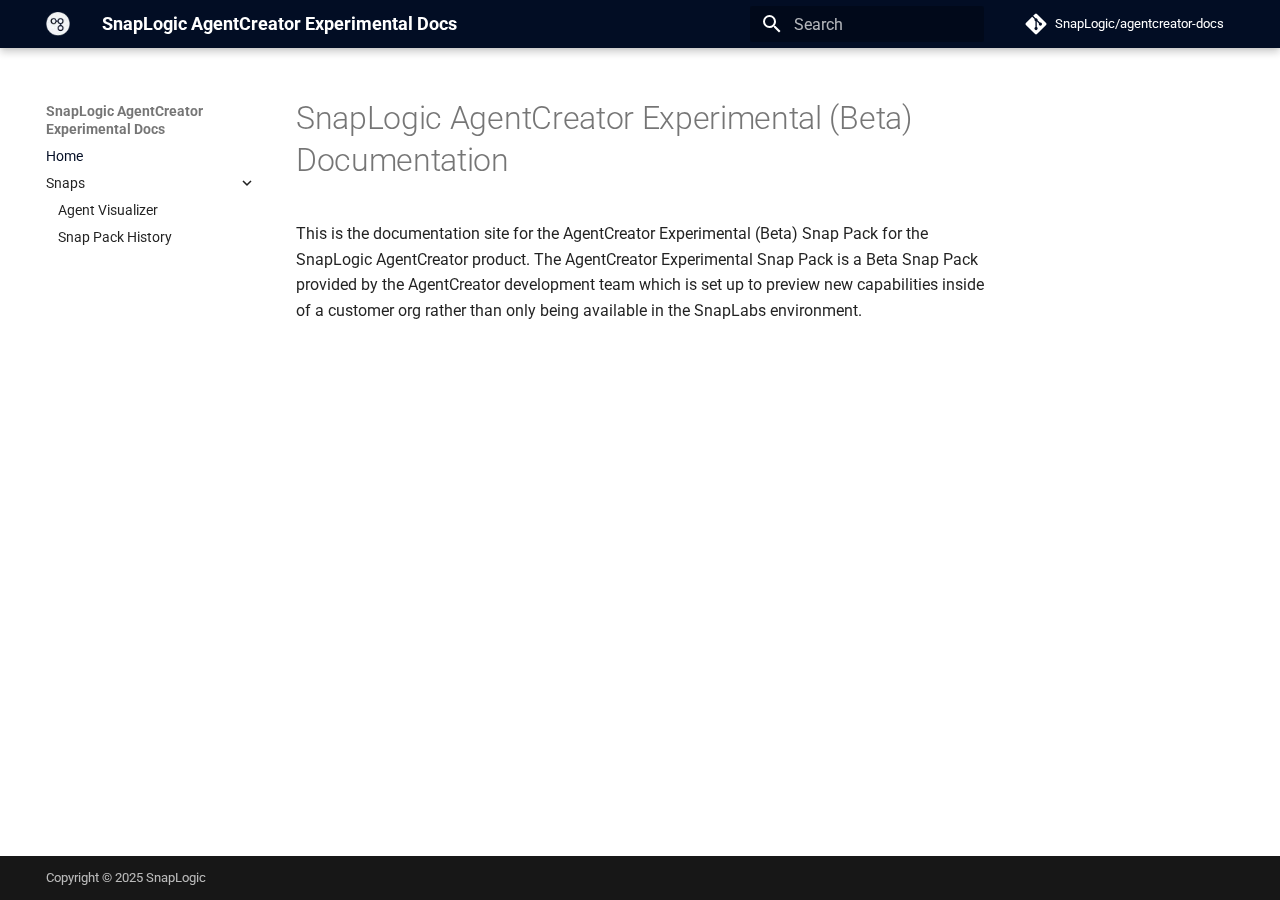
<file: index.html>
<!doctype html>
<html lang="en" class="no-js">
  <head>
    
      <meta charset="utf-8">
      <meta name="viewport" content="width=device-width,initial-scale=1">
      
      
      
      
      
        <link rel="next" href="snaps/">
      
      
      <link rel="icon" href="assets/favicon.ico">
      <meta name="generator" content="mkdocs-1.5.3, mkdocs-material-9.5.17">
    
    
      
        <title>SnapLogic AgentCreator Experimental Docs</title>
      
    
    
      <link rel="stylesheet" href="assets/stylesheets/main.bcfcd587.min.css">
      
        
        <link rel="stylesheet" href="assets/stylesheets/palette.06af60db.min.css">
      
      
  
  
    
    
  
  
  <style>:root{--md-admonition-icon--example:url('data:image/svg+xml;charset=utf-8,<svg xmlns="http://www.w3.org/2000/svg" viewBox="0 0 24 24"><path d="M14 10h5.5L14 4.5V10M5 3h10l6 6v10a2 2 0 0 1-2 2H5a2 2 0 0 1-2-2V5c0-1.11.89-2 2-2m0 9v2h14v-2H5m0 4v2h9v-2H5Z"/></svg>');}</style>



    
    
      
    
    
      
        
        
        <link rel="preconnect" href="https://fonts.gstatic.com" crossorigin>
        <link rel="stylesheet" href="https://fonts.googleapis.com/css?family=Roboto:300,300i,400,400i,700,700i%7CRoboto+Mono:400,400i,700,700i&display=fallback">
        <style>:root{--md-text-font:"Roboto";--md-code-font:"Roboto Mono"}</style>
      
    
    
      <link rel="stylesheet" href="stylesheets/extras.css">
    
    <script>__md_scope=new URL(".",location),__md_hash=e=>[...e].reduce((e,_)=>(e<<5)-e+_.charCodeAt(0),0),__md_get=(e,_=localStorage,t=__md_scope)=>JSON.parse(_.getItem(t.pathname+"."+e)),__md_set=(e,_,t=localStorage,a=__md_scope)=>{try{t.setItem(a.pathname+"."+e,JSON.stringify(_))}catch(e){}}</script>
    
      

    
    
    
  </head>
  
  
    
    
    
    
    
    <body dir="ltr" data-md-color-scheme="default" data-md-color-primary="custom" data-md-color-accent="indigo">
  
    
    <input class="md-toggle" data-md-toggle="drawer" type="checkbox" id="__drawer" autocomplete="off">
    <input class="md-toggle" data-md-toggle="search" type="checkbox" id="__search" autocomplete="off">
    <label class="md-overlay" for="__drawer"></label>
    <div data-md-component="skip">
      
        
        <a href="#snaplogic-agentcreator-experimental-beta-documentation" class="md-skip">
          Skip to content
        </a>
      
    </div>
    <div data-md-component="announce">
      
    </div>
    
    
      

  

<header class="md-header md-header--shadow" data-md-component="header">
  <nav class="md-header__inner md-grid" aria-label="Header">
    <a href="." title="SnapLogic AgentCreator Experimental Docs" class="md-header__button md-logo" aria-label="SnapLogic AgentCreator Experimental Docs" data-md-component="logo">
      
  <img src="assets/snaplogic.png" alt="logo">

    </a>
    <label class="md-header__button md-icon" for="__drawer">
      
      <svg xmlns="http://www.w3.org/2000/svg" viewBox="0 0 24 24"><path d="M3 6h18v2H3V6m0 5h18v2H3v-2m0 5h18v2H3v-2Z"/></svg>
    </label>
    <div class="md-header__title" data-md-component="header-title">
      <div class="md-header__ellipsis">
        <div class="md-header__topic">
          <span class="md-ellipsis">
            SnapLogic AgentCreator Experimental Docs
          </span>
        </div>
        <div class="md-header__topic" data-md-component="header-topic">
          <span class="md-ellipsis">
            
              Home
            
          </span>
        </div>
      </div>
    </div>
    
      
    
    
    
    
      <label class="md-header__button md-icon" for="__search">
        
        <svg xmlns="http://www.w3.org/2000/svg" viewBox="0 0 24 24"><path d="M9.5 3A6.5 6.5 0 0 1 16 9.5c0 1.61-.59 3.09-1.56 4.23l.27.27h.79l5 5-1.5 1.5-5-5v-.79l-.27-.27A6.516 6.516 0 0 1 9.5 16 6.5 6.5 0 0 1 3 9.5 6.5 6.5 0 0 1 9.5 3m0 2C7 5 5 7 5 9.5S7 14 9.5 14 14 12 14 9.5 12 5 9.5 5Z"/></svg>
      </label>
      <div class="md-search" data-md-component="search" role="dialog">
  <label class="md-search__overlay" for="__search"></label>
  <div class="md-search__inner" role="search">
    <form class="md-search__form" name="search">
      <input type="text" class="md-search__input" name="query" aria-label="Search" placeholder="Search" autocapitalize="off" autocorrect="off" autocomplete="off" spellcheck="false" data-md-component="search-query" required>
      <label class="md-search__icon md-icon" for="__search">
        
        <svg xmlns="http://www.w3.org/2000/svg" viewBox="0 0 24 24"><path d="M9.5 3A6.5 6.5 0 0 1 16 9.5c0 1.61-.59 3.09-1.56 4.23l.27.27h.79l5 5-1.5 1.5-5-5v-.79l-.27-.27A6.516 6.516 0 0 1 9.5 16 6.5 6.5 0 0 1 3 9.5 6.5 6.5 0 0 1 9.5 3m0 2C7 5 5 7 5 9.5S7 14 9.5 14 14 12 14 9.5 12 5 9.5 5Z"/></svg>
        
        <svg xmlns="http://www.w3.org/2000/svg" viewBox="0 0 24 24"><path d="M20 11v2H8l5.5 5.5-1.42 1.42L4.16 12l7.92-7.92L13.5 5.5 8 11h12Z"/></svg>
      </label>
      <nav class="md-search__options" aria-label="Search">
        
        <button type="reset" class="md-search__icon md-icon" title="Clear" aria-label="Clear" tabindex="-1">
          
          <svg xmlns="http://www.w3.org/2000/svg" viewBox="0 0 24 24"><path d="M19 6.41 17.59 5 12 10.59 6.41 5 5 6.41 10.59 12 5 17.59 6.41 19 12 13.41 17.59 19 19 17.59 13.41 12 19 6.41Z"/></svg>
        </button>
      </nav>
      
    </form>
    <div class="md-search__output">
      <div class="md-search__scrollwrap" data-md-scrollfix>
        <div class="md-search-result" data-md-component="search-result">
          <div class="md-search-result__meta">
            Initializing search
          </div>
          <ol class="md-search-result__list" role="presentation"></ol>
        </div>
      </div>
    </div>
  </div>
</div>
    
    
      <div class="md-header__source">
        <a href="https://github.com/SnapLogic/agentcreator-docs" title="Go to repository" class="md-source" data-md-component="source">
  <div class="md-source__icon md-icon">
    
    <svg xmlns="http://www.w3.org/2000/svg" viewBox="0 0 448 512"><!--! Font Awesome Free 6.5.1 by @fontawesome - https://fontawesome.com License - https://fontawesome.com/license/free (Icons: CC BY 4.0, Fonts: SIL OFL 1.1, Code: MIT License) Copyright 2023 Fonticons, Inc.--><path d="M439.55 236.05 244 40.45a28.87 28.87 0 0 0-40.81 0l-40.66 40.63 51.52 51.52c27.06-9.14 52.68 16.77 43.39 43.68l49.66 49.66c34.23-11.8 61.18 31 35.47 56.69-26.49 26.49-70.21-2.87-56-37.34L240.22 199v121.85c25.3 12.54 22.26 41.85 9.08 55a34.34 34.34 0 0 1-48.55 0c-17.57-17.6-11.07-46.91 11.25-56v-123c-20.8-8.51-24.6-30.74-18.64-45L142.57 101 8.45 235.14a28.86 28.86 0 0 0 0 40.81l195.61 195.6a28.86 28.86 0 0 0 40.8 0l194.69-194.69a28.86 28.86 0 0 0 0-40.81z"/></svg>
  </div>
  <div class="md-source__repository">
    SnapLogic/agentcreator-docs
  </div>
</a>
      </div>
    
  </nav>
  
</header>
    
    <div class="md-container" data-md-component="container">
      
      
        
          
        
      
      <main class="md-main" data-md-component="main">
        <div class="md-main__inner md-grid">
          
            
              
              <div class="md-sidebar md-sidebar--primary" data-md-component="sidebar" data-md-type="navigation" >
                <div class="md-sidebar__scrollwrap">
                  <div class="md-sidebar__inner">
                    



<nav class="md-nav md-nav--primary" aria-label="Navigation" data-md-level="0">
  <label class="md-nav__title" for="__drawer">
    <a href="." title="SnapLogic AgentCreator Experimental Docs" class="md-nav__button md-logo" aria-label="SnapLogic AgentCreator Experimental Docs" data-md-component="logo">
      
  <img src="assets/snaplogic.png" alt="logo">

    </a>
    SnapLogic AgentCreator Experimental Docs
  </label>
  
    <div class="md-nav__source">
      <a href="https://github.com/SnapLogic/agentcreator-docs" title="Go to repository" class="md-source" data-md-component="source">
  <div class="md-source__icon md-icon">
    
    <svg xmlns="http://www.w3.org/2000/svg" viewBox="0 0 448 512"><!--! Font Awesome Free 6.5.1 by @fontawesome - https://fontawesome.com License - https://fontawesome.com/license/free (Icons: CC BY 4.0, Fonts: SIL OFL 1.1, Code: MIT License) Copyright 2023 Fonticons, Inc.--><path d="M439.55 236.05 244 40.45a28.87 28.87 0 0 0-40.81 0l-40.66 40.63 51.52 51.52c27.06-9.14 52.68 16.77 43.39 43.68l49.66 49.66c34.23-11.8 61.18 31 35.47 56.69-26.49 26.49-70.21-2.87-56-37.34L240.22 199v121.85c25.3 12.54 22.26 41.85 9.08 55a34.34 34.34 0 0 1-48.55 0c-17.57-17.6-11.07-46.91 11.25-56v-123c-20.8-8.51-24.6-30.74-18.64-45L142.57 101 8.45 235.14a28.86 28.86 0 0 0 0 40.81l195.61 195.6a28.86 28.86 0 0 0 40.8 0l194.69-194.69a28.86 28.86 0 0 0 0-40.81z"/></svg>
  </div>
  <div class="md-source__repository">
    SnapLogic/agentcreator-docs
  </div>
</a>
    </div>
  
  <ul class="md-nav__list" data-md-scrollfix>
    
      
      
  
  
    
  
  
  
    <li class="md-nav__item md-nav__item--active">
      
      <input class="md-nav__toggle md-toggle" type="checkbox" id="__toc">
      
      
        
      
      
      <a href="." class="md-nav__link md-nav__link--active">
        
  
  <span class="md-ellipsis">
    Home
  </span>
  

      </a>
      
    </li>
  

    
      
      
  
  
  
  
    
    
      
        
          
        
      
        
      
        
      
    
    
    
    <li class="md-nav__item md-nav__item--nested">
      
        
        
          
        
        <input class="md-nav__toggle md-toggle md-toggle--indeterminate" type="checkbox" id="__nav_2" >
        
          
          
          <div class="md-nav__link md-nav__container">
            <a href="snaps/" class="md-nav__link ">
              
  
  <span class="md-ellipsis">
    Snaps
  </span>
  

            </a>
            
              
              <label class="md-nav__link " for="__nav_2" id="__nav_2_label" tabindex="0">
                <span class="md-nav__icon md-icon"></span>
              </label>
            
          </div>
        
        <nav class="md-nav" data-md-level="1" aria-labelledby="__nav_2_label" aria-expanded="false">
          <label class="md-nav__title" for="__nav_2">
            <span class="md-nav__icon md-icon"></span>
            Snaps
          </label>
          <ul class="md-nav__list" data-md-scrollfix>
            
              
            
              
                
  
  
  
  
    <li class="md-nav__item">
      <a href="snaps/agent-visualizer/" class="md-nav__link">
        
  
  <span class="md-ellipsis">
    Agent Visualizer
  </span>
  

      </a>
    </li>
  

              
            
              
                
  
  
  
  
    <li class="md-nav__item">
      <a href="snaps/snap-pack-history/" class="md-nav__link">
        
  
  <span class="md-ellipsis">
    Snap Pack History
  </span>
  

      </a>
    </li>
  

              
            
          </ul>
        </nav>
      
    </li>
  

    
  </ul>
</nav>
                  </div>
                </div>
              </div>
            
            
              
              <div class="md-sidebar md-sidebar--secondary" data-md-component="sidebar" data-md-type="toc" >
                <div class="md-sidebar__scrollwrap">
                  <div class="md-sidebar__inner">
                    

<nav class="md-nav md-nav--secondary" aria-label="Table of contents">
  
  
  
    
  
  
</nav>
                  </div>
                </div>
              </div>
            
          
          
            <div class="md-content" data-md-component="content">
              <article class="md-content__inner md-typeset">
                
                  

  
  


<h1 id="snaplogic-agentcreator-experimental-beta-documentation">SnapLogic AgentCreator Experimental (Beta) Documentation</h1>
<p>This is the documentation site for the AgentCreator Experimental (Beta) Snap Pack for the SnapLogic AgentCreator product.
The AgentCreator Experimental Snap Pack is a Beta Snap Pack provided by the AgentCreator development team which is set up to preview new capabilities inside of a customer org rather than only being available in the SnapLabs environment. </p>












                
              </article>
            </div>
          
          
<script>var target=document.getElementById(location.hash.slice(1));target&&target.name&&(target.checked=target.name.startsWith("__tabbed_"))</script>
        </div>
        
      </main>
      
        <footer class="md-footer">
  
  <div class="md-footer-meta md-typeset">
    <div class="md-footer-meta__inner md-grid">
      <div class="md-copyright">
  
    <div class="md-copyright__highlight">
      Copyright &copy; 2025 SnapLogic
    </div>
  
  
</div>
      
    </div>
  </div>
</footer>
      
    </div>
    <div class="md-dialog" data-md-component="dialog">
      <div class="md-dialog__inner md-typeset"></div>
    </div>
    
    
    <script id="__config" type="application/json">{"base": ".", "features": ["navigation.expand", "navigation.indexes"], "search": "assets/javascripts/workers/search.b8dbb3d2.min.js", "translations": {"clipboard.copied": "Copied to clipboard", "clipboard.copy": "Copy to clipboard", "search.result.more.one": "1 more on this page", "search.result.more.other": "# more on this page", "search.result.none": "No matching documents", "search.result.one": "1 matching document", "search.result.other": "# matching documents", "search.result.placeholder": "Type to start searching", "search.result.term.missing": "Missing", "select.version": "Select version"}}</script>
    
    
      <script src="assets/javascripts/bundle.1e8ae164.min.js"></script>
      
    
  </body>
</html>
</file>
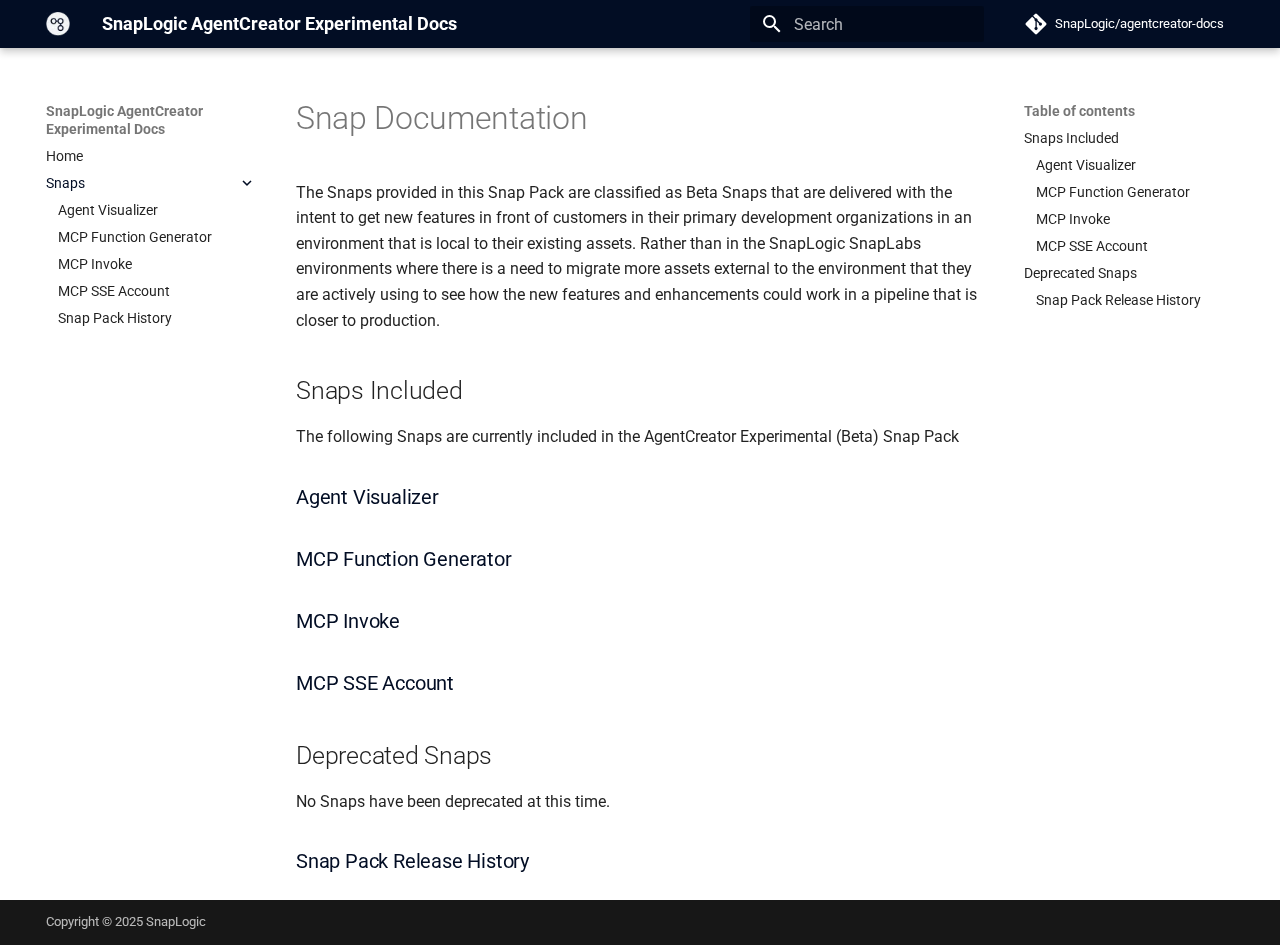
<file: snaps/index.html>
<!doctype html>
<html lang="en" class="no-js">
  <head>
    
      <meta charset="utf-8">
      <meta name="viewport" content="width=device-width,initial-scale=1">
      
      
      
      
        <link rel="prev" href="..">
      
      
        <link rel="next" href="agent-visualizer/">
      
      
      <link rel="icon" href="../assets/favicon.ico">
      <meta name="generator" content="mkdocs-1.5.3, mkdocs-material-9.5.17">
    
    
      
        <title>Snap Documentation - SnapLogic AgentCreator Experimental Docs</title>
      
    
    
      <link rel="stylesheet" href="../assets/stylesheets/main.bcfcd587.min.css">
      
        
        <link rel="stylesheet" href="../assets/stylesheets/palette.06af60db.min.css">
      
      
  
  
    
    
  
  
  <style>:root{--md-admonition-icon--example:url('data:image/svg+xml;charset=utf-8,<svg xmlns="http://www.w3.org/2000/svg" viewBox="0 0 24 24"><path d="M14 10h5.5L14 4.5V10M5 3h10l6 6v10a2 2 0 0 1-2 2H5a2 2 0 0 1-2-2V5c0-1.11.89-2 2-2m0 9v2h14v-2H5m0 4v2h9v-2H5Z"/></svg>');}</style>



    
    
      
    
    
      
        
        
        <link rel="preconnect" href="https://fonts.gstatic.com" crossorigin>
        <link rel="stylesheet" href="https://fonts.googleapis.com/css?family=Roboto:300,300i,400,400i,700,700i%7CRoboto+Mono:400,400i,700,700i&display=fallback">
        <style>:root{--md-text-font:"Roboto";--md-code-font:"Roboto Mono"}</style>
      
    
    
      <link rel="stylesheet" href="../stylesheets/extras.css">
    
    <script>__md_scope=new URL("..",location),__md_hash=e=>[...e].reduce((e,_)=>(e<<5)-e+_.charCodeAt(0),0),__md_get=(e,_=localStorage,t=__md_scope)=>JSON.parse(_.getItem(t.pathname+"."+e)),__md_set=(e,_,t=localStorage,a=__md_scope)=>{try{t.setItem(a.pathname+"."+e,JSON.stringify(_))}catch(e){}}</script>
    
      

    
    
    
  </head>
  
  
    
    
    
    
    
    <body dir="ltr" data-md-color-scheme="default" data-md-color-primary="custom" data-md-color-accent="indigo">
  
    
    <input class="md-toggle" data-md-toggle="drawer" type="checkbox" id="__drawer" autocomplete="off">
    <input class="md-toggle" data-md-toggle="search" type="checkbox" id="__search" autocomplete="off">
    <label class="md-overlay" for="__drawer"></label>
    <div data-md-component="skip">
      
        
        <a href="#snap-documentation" class="md-skip">
          Skip to content
        </a>
      
    </div>
    <div data-md-component="announce">
      
    </div>
    
    
      

  

<header class="md-header md-header--shadow" data-md-component="header">
  <nav class="md-header__inner md-grid" aria-label="Header">
    <a href=".." title="SnapLogic AgentCreator Experimental Docs" class="md-header__button md-logo" aria-label="SnapLogic AgentCreator Experimental Docs" data-md-component="logo">
      
  <img src="../assets/snaplogic.png" alt="logo">

    </a>
    <label class="md-header__button md-icon" for="__drawer">
      
      <svg xmlns="http://www.w3.org/2000/svg" viewBox="0 0 24 24"><path d="M3 6h18v2H3V6m0 5h18v2H3v-2m0 5h18v2H3v-2Z"/></svg>
    </label>
    <div class="md-header__title" data-md-component="header-title">
      <div class="md-header__ellipsis">
        <div class="md-header__topic">
          <span class="md-ellipsis">
            SnapLogic AgentCreator Experimental Docs
          </span>
        </div>
        <div class="md-header__topic" data-md-component="header-topic">
          <span class="md-ellipsis">
            
              Snap Documentation
            
          </span>
        </div>
      </div>
    </div>
    
      
    
    
    
    
      <label class="md-header__button md-icon" for="__search">
        
        <svg xmlns="http://www.w3.org/2000/svg" viewBox="0 0 24 24"><path d="M9.5 3A6.5 6.5 0 0 1 16 9.5c0 1.61-.59 3.09-1.56 4.23l.27.27h.79l5 5-1.5 1.5-5-5v-.79l-.27-.27A6.516 6.516 0 0 1 9.5 16 6.5 6.5 0 0 1 3 9.5 6.5 6.5 0 0 1 9.5 3m0 2C7 5 5 7 5 9.5S7 14 9.5 14 14 12 14 9.5 12 5 9.5 5Z"/></svg>
      </label>
      <div class="md-search" data-md-component="search" role="dialog">
  <label class="md-search__overlay" for="__search"></label>
  <div class="md-search__inner" role="search">
    <form class="md-search__form" name="search">
      <input type="text" class="md-search__input" name="query" aria-label="Search" placeholder="Search" autocapitalize="off" autocorrect="off" autocomplete="off" spellcheck="false" data-md-component="search-query" required>
      <label class="md-search__icon md-icon" for="__search">
        
        <svg xmlns="http://www.w3.org/2000/svg" viewBox="0 0 24 24"><path d="M9.5 3A6.5 6.5 0 0 1 16 9.5c0 1.61-.59 3.09-1.56 4.23l.27.27h.79l5 5-1.5 1.5-5-5v-.79l-.27-.27A6.516 6.516 0 0 1 9.5 16 6.5 6.5 0 0 1 3 9.5 6.5 6.5 0 0 1 9.5 3m0 2C7 5 5 7 5 9.5S7 14 9.5 14 14 12 14 9.5 12 5 9.5 5Z"/></svg>
        
        <svg xmlns="http://www.w3.org/2000/svg" viewBox="0 0 24 24"><path d="M20 11v2H8l5.5 5.5-1.42 1.42L4.16 12l7.92-7.92L13.5 5.5 8 11h12Z"/></svg>
      </label>
      <nav class="md-search__options" aria-label="Search">
        
        <button type="reset" class="md-search__icon md-icon" title="Clear" aria-label="Clear" tabindex="-1">
          
          <svg xmlns="http://www.w3.org/2000/svg" viewBox="0 0 24 24"><path d="M19 6.41 17.59 5 12 10.59 6.41 5 5 6.41 10.59 12 5 17.59 6.41 19 12 13.41 17.59 19 19 17.59 13.41 12 19 6.41Z"/></svg>
        </button>
      </nav>
      
    </form>
    <div class="md-search__output">
      <div class="md-search__scrollwrap" data-md-scrollfix>
        <div class="md-search-result" data-md-component="search-result">
          <div class="md-search-result__meta">
            Initializing search
          </div>
          <ol class="md-search-result__list" role="presentation"></ol>
        </div>
      </div>
    </div>
  </div>
</div>
    
    
      <div class="md-header__source">
        <a href="https://github.com/SnapLogic/agentcreator-docs" title="Go to repository" class="md-source" data-md-component="source">
  <div class="md-source__icon md-icon">
    
    <svg xmlns="http://www.w3.org/2000/svg" viewBox="0 0 448 512"><!--! Font Awesome Free 6.5.1 by @fontawesome - https://fontawesome.com License - https://fontawesome.com/license/free (Icons: CC BY 4.0, Fonts: SIL OFL 1.1, Code: MIT License) Copyright 2023 Fonticons, Inc.--><path d="M439.55 236.05 244 40.45a28.87 28.87 0 0 0-40.81 0l-40.66 40.63 51.52 51.52c27.06-9.14 52.68 16.77 43.39 43.68l49.66 49.66c34.23-11.8 61.18 31 35.47 56.69-26.49 26.49-70.21-2.87-56-37.34L240.22 199v121.85c25.3 12.54 22.26 41.85 9.08 55a34.34 34.34 0 0 1-48.55 0c-17.57-17.6-11.07-46.91 11.25-56v-123c-20.8-8.51-24.6-30.74-18.64-45L142.57 101 8.45 235.14a28.86 28.86 0 0 0 0 40.81l195.61 195.6a28.86 28.86 0 0 0 40.8 0l194.69-194.69a28.86 28.86 0 0 0 0-40.81z"/></svg>
  </div>
  <div class="md-source__repository">
    SnapLogic/agentcreator-docs
  </div>
</a>
      </div>
    
  </nav>
  
</header>
    
    <div class="md-container" data-md-component="container">
      
      
        
          
        
      
      <main class="md-main" data-md-component="main">
        <div class="md-main__inner md-grid">
          
            
              
              <div class="md-sidebar md-sidebar--primary" data-md-component="sidebar" data-md-type="navigation" >
                <div class="md-sidebar__scrollwrap">
                  <div class="md-sidebar__inner">
                    



<nav class="md-nav md-nav--primary" aria-label="Navigation" data-md-level="0">
  <label class="md-nav__title" for="__drawer">
    <a href=".." title="SnapLogic AgentCreator Experimental Docs" class="md-nav__button md-logo" aria-label="SnapLogic AgentCreator Experimental Docs" data-md-component="logo">
      
  <img src="../assets/snaplogic.png" alt="logo">

    </a>
    SnapLogic AgentCreator Experimental Docs
  </label>
  
    <div class="md-nav__source">
      <a href="https://github.com/SnapLogic/agentcreator-docs" title="Go to repository" class="md-source" data-md-component="source">
  <div class="md-source__icon md-icon">
    
    <svg xmlns="http://www.w3.org/2000/svg" viewBox="0 0 448 512"><!--! Font Awesome Free 6.5.1 by @fontawesome - https://fontawesome.com License - https://fontawesome.com/license/free (Icons: CC BY 4.0, Fonts: SIL OFL 1.1, Code: MIT License) Copyright 2023 Fonticons, Inc.--><path d="M439.55 236.05 244 40.45a28.87 28.87 0 0 0-40.81 0l-40.66 40.63 51.52 51.52c27.06-9.14 52.68 16.77 43.39 43.68l49.66 49.66c34.23-11.8 61.18 31 35.47 56.69-26.49 26.49-70.21-2.87-56-37.34L240.22 199v121.85c25.3 12.54 22.26 41.85 9.08 55a34.34 34.34 0 0 1-48.55 0c-17.57-17.6-11.07-46.91 11.25-56v-123c-20.8-8.51-24.6-30.74-18.64-45L142.57 101 8.45 235.14a28.86 28.86 0 0 0 0 40.81l195.61 195.6a28.86 28.86 0 0 0 40.8 0l194.69-194.69a28.86 28.86 0 0 0 0-40.81z"/></svg>
  </div>
  <div class="md-source__repository">
    SnapLogic/agentcreator-docs
  </div>
</a>
    </div>
  
  <ul class="md-nav__list" data-md-scrollfix>
    
      
      
  
  
  
  
    <li class="md-nav__item">
      <a href=".." class="md-nav__link">
        
  
  <span class="md-ellipsis">
    Home
  </span>
  

      </a>
    </li>
  

    
      
      
  
  
    
  
  
  
    
    
      
        
          
        
      
        
      
        
      
        
      
        
      
        
      
    
    
    
    <li class="md-nav__item md-nav__item--active md-nav__item--nested">
      
        
        
        <input class="md-nav__toggle md-toggle " type="checkbox" id="__nav_2" checked>
        
          
          
          <div class="md-nav__link md-nav__container">
            <a href="./" class="md-nav__link md-nav__link--active">
              
  
  <span class="md-ellipsis">
    Snaps
  </span>
  

            </a>
            
              
              <label class="md-nav__link md-nav__link--active" for="__nav_2" id="__nav_2_label" tabindex="0">
                <span class="md-nav__icon md-icon"></span>
              </label>
            
          </div>
        
        <nav class="md-nav" data-md-level="1" aria-labelledby="__nav_2_label" aria-expanded="true">
          <label class="md-nav__title" for="__nav_2">
            <span class="md-nav__icon md-icon"></span>
            Snaps
          </label>
          <ul class="md-nav__list" data-md-scrollfix>
            
              
            
              
                
  
  
  
  
    <li class="md-nav__item">
      <a href="agent-visualizer/" class="md-nav__link">
        
  
  <span class="md-ellipsis">
    Agent Visualizer
  </span>
  

      </a>
    </li>
  

              
            
              
                
  
  
  
  
    <li class="md-nav__item">
      <a href="mcp-function-generator/" class="md-nav__link">
        
  
  <span class="md-ellipsis">
    MCP Function Generator
  </span>
  

      </a>
    </li>
  

              
            
              
                
  
  
  
  
    <li class="md-nav__item">
      <a href="mcp-invoke/" class="md-nav__link">
        
  
  <span class="md-ellipsis">
    MCP Invoke
  </span>
  

      </a>
    </li>
  

              
            
              
                
  
  
  
  
    <li class="md-nav__item">
      <a href="mcp-sse-account/" class="md-nav__link">
        
  
  <span class="md-ellipsis">
    MCP SSE Account
  </span>
  

      </a>
    </li>
  

              
            
              
                
  
  
  
  
    <li class="md-nav__item">
      <a href="snap-pack-history/" class="md-nav__link">
        
  
  <span class="md-ellipsis">
    Snap Pack History
  </span>
  

      </a>
    </li>
  

              
            
          </ul>
        </nav>
      
    </li>
  

    
  </ul>
</nav>
                  </div>
                </div>
              </div>
            
            
              
              <div class="md-sidebar md-sidebar--secondary" data-md-component="sidebar" data-md-type="toc" >
                <div class="md-sidebar__scrollwrap">
                  <div class="md-sidebar__inner">
                    

<nav class="md-nav md-nav--secondary" aria-label="Table of contents">
  
  
  
    
  
  
    <label class="md-nav__title" for="__toc">
      <span class="md-nav__icon md-icon"></span>
      Table of contents
    </label>
    <ul class="md-nav__list" data-md-component="toc" data-md-scrollfix>
      
        <li class="md-nav__item">
  <a href="#snaps-included" class="md-nav__link">
    <span class="md-ellipsis">
      Snaps Included
    </span>
  </a>
  
    <nav class="md-nav" aria-label="Snaps Included">
      <ul class="md-nav__list">
        
          <li class="md-nav__item">
  <a href="#agent-visualizer" class="md-nav__link">
    <span class="md-ellipsis">
      Agent Visualizer
    </span>
  </a>
  
</li>
        
          <li class="md-nav__item">
  <a href="#mcp-function-generator" class="md-nav__link">
    <span class="md-ellipsis">
      MCP Function Generator
    </span>
  </a>
  
</li>
        
          <li class="md-nav__item">
  <a href="#mcp-invoke" class="md-nav__link">
    <span class="md-ellipsis">
      MCP Invoke
    </span>
  </a>
  
</li>
        
          <li class="md-nav__item">
  <a href="#mcp-sse-account" class="md-nav__link">
    <span class="md-ellipsis">
      MCP SSE Account
    </span>
  </a>
  
</li>
        
      </ul>
    </nav>
  
</li>
      
        <li class="md-nav__item">
  <a href="#deprecated-snaps" class="md-nav__link">
    <span class="md-ellipsis">
      Deprecated Snaps
    </span>
  </a>
  
    <nav class="md-nav" aria-label="Deprecated Snaps">
      <ul class="md-nav__list">
        
          <li class="md-nav__item">
  <a href="#snap-pack-release-history" class="md-nav__link">
    <span class="md-ellipsis">
      Snap Pack Release History
    </span>
  </a>
  
</li>
        
      </ul>
    </nav>
  
</li>
      
    </ul>
  
</nav>
                  </div>
                </div>
              </div>
            
          
          
            <div class="md-content" data-md-component="content">
              <article class="md-content__inner md-typeset">
                
                  

  
  


<h1 id="snap-documentation">Snap Documentation</h1>
<p>The Snaps provided in this Snap Pack are classified as Beta Snaps that are delivered with the intent to get new features in front of customers in their primary development organizations in an environment that is local to their existing assets.
Rather than in the SnapLogic SnapLabs environments where there is a need to migrate more assets external to the environment that they are actively using to see how the new features and enhancements could work in a pipeline that is closer to production.</p>
<h2 id="snaps-included">Snaps Included</h2>
<p>The following Snaps are currently included in the AgentCreator Experimental (Beta) Snap Pack</p>
<h3 id="agent-visualizer"><a href="agent-visualizer/">Agent Visualizer</a></h3>
<h3 id="mcp-function-generator"><a href="mcp-function-generator/">MCP Function Generator</a></h3>
<h3 id="mcp-invoke"><a href="mcp-invoke/">MCP Invoke</a></h3>
<h3 id="mcp-sse-account"><a href="mcp-sse-account/">MCP SSE Account</a></h3>
<h2 id="deprecated-snaps">Deprecated Snaps</h2>
<p>No Snaps have been deprecated at this time.</p>
<h3 id="snap-pack-release-history"><a href="snap-pack-history/">Snap Pack Release History</a></h3>












                
              </article>
            </div>
          
          
<script>var target=document.getElementById(location.hash.slice(1));target&&target.name&&(target.checked=target.name.startsWith("__tabbed_"))</script>
        </div>
        
      </main>
      
        <footer class="md-footer">
  
  <div class="md-footer-meta md-typeset">
    <div class="md-footer-meta__inner md-grid">
      <div class="md-copyright">
  
    <div class="md-copyright__highlight">
      Copyright &copy; 2025 SnapLogic
    </div>
  
  
</div>
      
    </div>
  </div>
</footer>
      
    </div>
    <div class="md-dialog" data-md-component="dialog">
      <div class="md-dialog__inner md-typeset"></div>
    </div>
    
    
    <script id="__config" type="application/json">{"base": "..", "features": ["navigation.expand", "navigation.indexes"], "search": "../assets/javascripts/workers/search.b8dbb3d2.min.js", "translations": {"clipboard.copied": "Copied to clipboard", "clipboard.copy": "Copy to clipboard", "search.result.more.one": "1 more on this page", "search.result.more.other": "# more on this page", "search.result.none": "No matching documents", "search.result.one": "1 matching document", "search.result.other": "# matching documents", "search.result.placeholder": "Type to start searching", "search.result.term.missing": "Missing", "select.version": "Select version"}}</script>
    
    
      <script src="../assets/javascripts/bundle.1e8ae164.min.js"></script>
      
    
  </body>
</html>
</file>
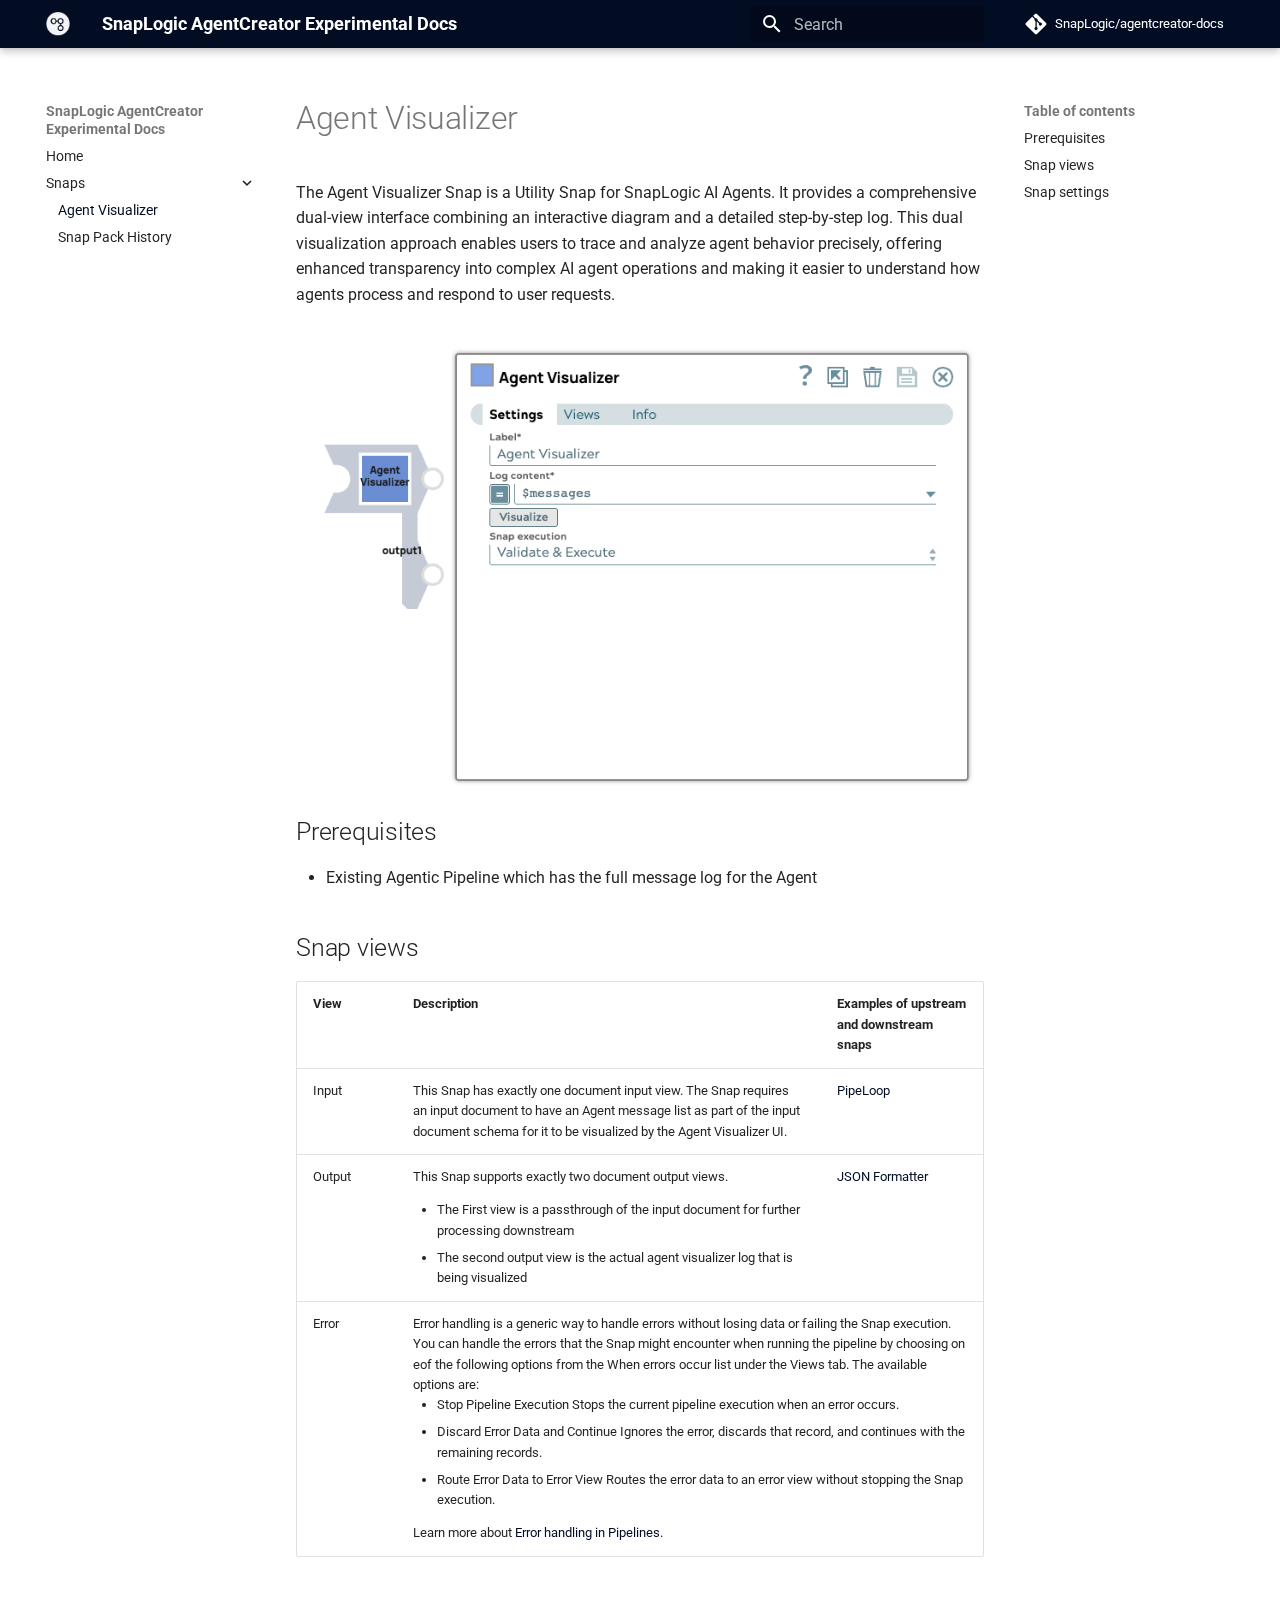
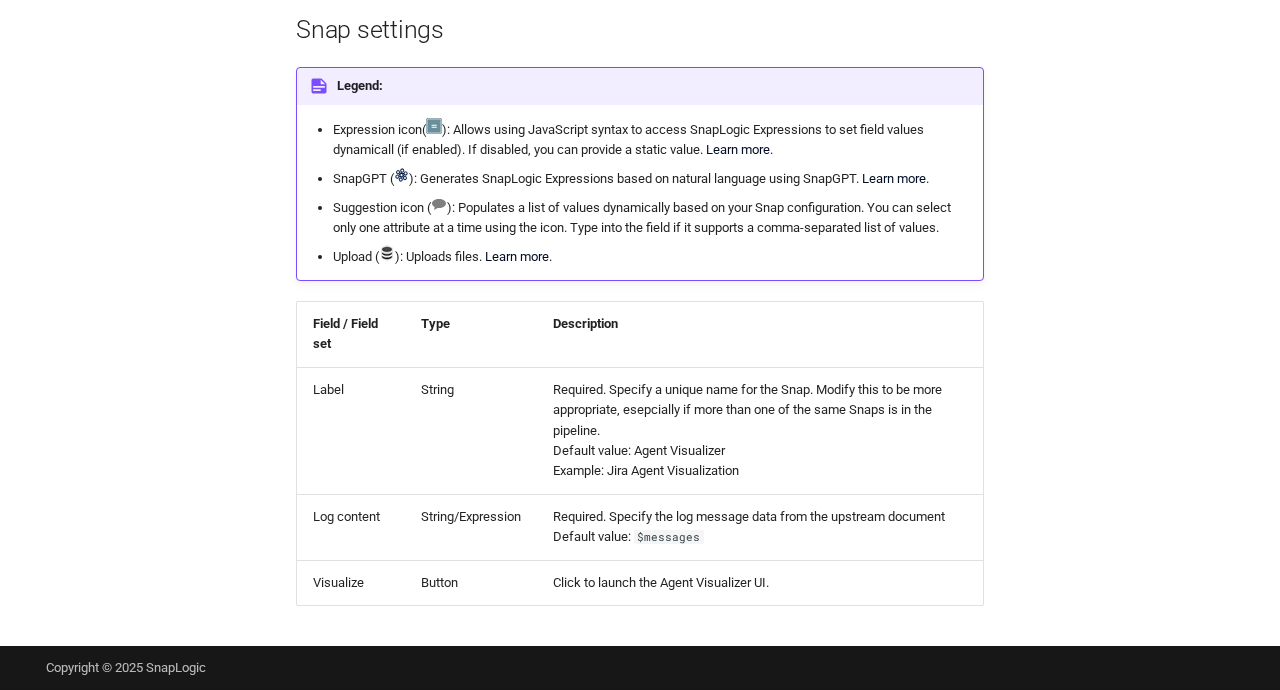
<file: snaps/agent-visualizer/index.html>
<!doctype html>
<html lang="en" class="no-js">
  <head>
    
      <meta charset="utf-8">
      <meta name="viewport" content="width=device-width,initial-scale=1">
      
      
      
      
        <link rel="prev" href="../">
      
      
        <link rel="next" href="../snap-pack-history/">
      
      
      <link rel="icon" href="../../assets/favicon.ico">
      <meta name="generator" content="mkdocs-1.5.3, mkdocs-material-9.5.17">
    
    
      
        <title>Agent Visualizer - SnapLogic AgentCreator Experimental Docs</title>
      
    
    
      <link rel="stylesheet" href="../../assets/stylesheets/main.bcfcd587.min.css">
      
        
        <link rel="stylesheet" href="../../assets/stylesheets/palette.06af60db.min.css">
      
      
  
  
    
    
  
  
  <style>:root{--md-admonition-icon--example:url('data:image/svg+xml;charset=utf-8,<svg xmlns="http://www.w3.org/2000/svg" viewBox="0 0 24 24"><path d="M14 10h5.5L14 4.5V10M5 3h10l6 6v10a2 2 0 0 1-2 2H5a2 2 0 0 1-2-2V5c0-1.11.89-2 2-2m0 9v2h14v-2H5m0 4v2h9v-2H5Z"/></svg>');}</style>



    
    
      
    
    
      
        
        
        <link rel="preconnect" href="https://fonts.gstatic.com" crossorigin>
        <link rel="stylesheet" href="https://fonts.googleapis.com/css?family=Roboto:300,300i,400,400i,700,700i%7CRoboto+Mono:400,400i,700,700i&display=fallback">
        <style>:root{--md-text-font:"Roboto";--md-code-font:"Roboto Mono"}</style>
      
    
    
      <link rel="stylesheet" href="../../stylesheets/extras.css">
    
    <script>__md_scope=new URL("../..",location),__md_hash=e=>[...e].reduce((e,_)=>(e<<5)-e+_.charCodeAt(0),0),__md_get=(e,_=localStorage,t=__md_scope)=>JSON.parse(_.getItem(t.pathname+"."+e)),__md_set=(e,_,t=localStorage,a=__md_scope)=>{try{t.setItem(a.pathname+"."+e,JSON.stringify(_))}catch(e){}}</script>
    
      

    
    
    
  </head>
  
  
    
    
    
    
    
    <body dir="ltr" data-md-color-scheme="default" data-md-color-primary="custom" data-md-color-accent="indigo">
  
    
    <input class="md-toggle" data-md-toggle="drawer" type="checkbox" id="__drawer" autocomplete="off">
    <input class="md-toggle" data-md-toggle="search" type="checkbox" id="__search" autocomplete="off">
    <label class="md-overlay" for="__drawer"></label>
    <div data-md-component="skip">
      
        
        <a href="#agent-visualizer" class="md-skip">
          Skip to content
        </a>
      
    </div>
    <div data-md-component="announce">
      
    </div>
    
    
      

  

<header class="md-header md-header--shadow" data-md-component="header">
  <nav class="md-header__inner md-grid" aria-label="Header">
    <a href="../.." title="SnapLogic AgentCreator Experimental Docs" class="md-header__button md-logo" aria-label="SnapLogic AgentCreator Experimental Docs" data-md-component="logo">
      
  <img src="../../assets/snaplogic.png" alt="logo">

    </a>
    <label class="md-header__button md-icon" for="__drawer">
      
      <svg xmlns="http://www.w3.org/2000/svg" viewBox="0 0 24 24"><path d="M3 6h18v2H3V6m0 5h18v2H3v-2m0 5h18v2H3v-2Z"/></svg>
    </label>
    <div class="md-header__title" data-md-component="header-title">
      <div class="md-header__ellipsis">
        <div class="md-header__topic">
          <span class="md-ellipsis">
            SnapLogic AgentCreator Experimental Docs
          </span>
        </div>
        <div class="md-header__topic" data-md-component="header-topic">
          <span class="md-ellipsis">
            
              Agent Visualizer
            
          </span>
        </div>
      </div>
    </div>
    
      
    
    
    
    
      <label class="md-header__button md-icon" for="__search">
        
        <svg xmlns="http://www.w3.org/2000/svg" viewBox="0 0 24 24"><path d="M9.5 3A6.5 6.5 0 0 1 16 9.5c0 1.61-.59 3.09-1.56 4.23l.27.27h.79l5 5-1.5 1.5-5-5v-.79l-.27-.27A6.516 6.516 0 0 1 9.5 16 6.5 6.5 0 0 1 3 9.5 6.5 6.5 0 0 1 9.5 3m0 2C7 5 5 7 5 9.5S7 14 9.5 14 14 12 14 9.5 12 5 9.5 5Z"/></svg>
      </label>
      <div class="md-search" data-md-component="search" role="dialog">
  <label class="md-search__overlay" for="__search"></label>
  <div class="md-search__inner" role="search">
    <form class="md-search__form" name="search">
      <input type="text" class="md-search__input" name="query" aria-label="Search" placeholder="Search" autocapitalize="off" autocorrect="off" autocomplete="off" spellcheck="false" data-md-component="search-query" required>
      <label class="md-search__icon md-icon" for="__search">
        
        <svg xmlns="http://www.w3.org/2000/svg" viewBox="0 0 24 24"><path d="M9.5 3A6.5 6.5 0 0 1 16 9.5c0 1.61-.59 3.09-1.56 4.23l.27.27h.79l5 5-1.5 1.5-5-5v-.79l-.27-.27A6.516 6.516 0 0 1 9.5 16 6.5 6.5 0 0 1 3 9.5 6.5 6.5 0 0 1 9.5 3m0 2C7 5 5 7 5 9.5S7 14 9.5 14 14 12 14 9.5 12 5 9.5 5Z"/></svg>
        
        <svg xmlns="http://www.w3.org/2000/svg" viewBox="0 0 24 24"><path d="M20 11v2H8l5.5 5.5-1.42 1.42L4.16 12l7.92-7.92L13.5 5.5 8 11h12Z"/></svg>
      </label>
      <nav class="md-search__options" aria-label="Search">
        
        <button type="reset" class="md-search__icon md-icon" title="Clear" aria-label="Clear" tabindex="-1">
          
          <svg xmlns="http://www.w3.org/2000/svg" viewBox="0 0 24 24"><path d="M19 6.41 17.59 5 12 10.59 6.41 5 5 6.41 10.59 12 5 17.59 6.41 19 12 13.41 17.59 19 19 17.59 13.41 12 19 6.41Z"/></svg>
        </button>
      </nav>
      
    </form>
    <div class="md-search__output">
      <div class="md-search__scrollwrap" data-md-scrollfix>
        <div class="md-search-result" data-md-component="search-result">
          <div class="md-search-result__meta">
            Initializing search
          </div>
          <ol class="md-search-result__list" role="presentation"></ol>
        </div>
      </div>
    </div>
  </div>
</div>
    
    
      <div class="md-header__source">
        <a href="https://github.com/SnapLogic/agentcreator-docs" title="Go to repository" class="md-source" data-md-component="source">
  <div class="md-source__icon md-icon">
    
    <svg xmlns="http://www.w3.org/2000/svg" viewBox="0 0 448 512"><!--! Font Awesome Free 6.5.1 by @fontawesome - https://fontawesome.com License - https://fontawesome.com/license/free (Icons: CC BY 4.0, Fonts: SIL OFL 1.1, Code: MIT License) Copyright 2023 Fonticons, Inc.--><path d="M439.55 236.05 244 40.45a28.87 28.87 0 0 0-40.81 0l-40.66 40.63 51.52 51.52c27.06-9.14 52.68 16.77 43.39 43.68l49.66 49.66c34.23-11.8 61.18 31 35.47 56.69-26.49 26.49-70.21-2.87-56-37.34L240.22 199v121.85c25.3 12.54 22.26 41.85 9.08 55a34.34 34.34 0 0 1-48.55 0c-17.57-17.6-11.07-46.91 11.25-56v-123c-20.8-8.51-24.6-30.74-18.64-45L142.57 101 8.45 235.14a28.86 28.86 0 0 0 0 40.81l195.61 195.6a28.86 28.86 0 0 0 40.8 0l194.69-194.69a28.86 28.86 0 0 0 0-40.81z"/></svg>
  </div>
  <div class="md-source__repository">
    SnapLogic/agentcreator-docs
  </div>
</a>
      </div>
    
  </nav>
  
</header>
    
    <div class="md-container" data-md-component="container">
      
      
        
          
        
      
      <main class="md-main" data-md-component="main">
        <div class="md-main__inner md-grid">
          
            
              
              <div class="md-sidebar md-sidebar--primary" data-md-component="sidebar" data-md-type="navigation" >
                <div class="md-sidebar__scrollwrap">
                  <div class="md-sidebar__inner">
                    



<nav class="md-nav md-nav--primary" aria-label="Navigation" data-md-level="0">
  <label class="md-nav__title" for="__drawer">
    <a href="../.." title="SnapLogic AgentCreator Experimental Docs" class="md-nav__button md-logo" aria-label="SnapLogic AgentCreator Experimental Docs" data-md-component="logo">
      
  <img src="../../assets/snaplogic.png" alt="logo">

    </a>
    SnapLogic AgentCreator Experimental Docs
  </label>
  
    <div class="md-nav__source">
      <a href="https://github.com/SnapLogic/agentcreator-docs" title="Go to repository" class="md-source" data-md-component="source">
  <div class="md-source__icon md-icon">
    
    <svg xmlns="http://www.w3.org/2000/svg" viewBox="0 0 448 512"><!--! Font Awesome Free 6.5.1 by @fontawesome - https://fontawesome.com License - https://fontawesome.com/license/free (Icons: CC BY 4.0, Fonts: SIL OFL 1.1, Code: MIT License) Copyright 2023 Fonticons, Inc.--><path d="M439.55 236.05 244 40.45a28.87 28.87 0 0 0-40.81 0l-40.66 40.63 51.52 51.52c27.06-9.14 52.68 16.77 43.39 43.68l49.66 49.66c34.23-11.8 61.18 31 35.47 56.69-26.49 26.49-70.21-2.87-56-37.34L240.22 199v121.85c25.3 12.54 22.26 41.85 9.08 55a34.34 34.34 0 0 1-48.55 0c-17.57-17.6-11.07-46.91 11.25-56v-123c-20.8-8.51-24.6-30.74-18.64-45L142.57 101 8.45 235.14a28.86 28.86 0 0 0 0 40.81l195.61 195.6a28.86 28.86 0 0 0 40.8 0l194.69-194.69a28.86 28.86 0 0 0 0-40.81z"/></svg>
  </div>
  <div class="md-source__repository">
    SnapLogic/agentcreator-docs
  </div>
</a>
    </div>
  
  <ul class="md-nav__list" data-md-scrollfix>
    
      
      
  
  
  
  
    <li class="md-nav__item">
      <a href="../.." class="md-nav__link">
        
  
  <span class="md-ellipsis">
    Home
  </span>
  

      </a>
    </li>
  

    
      
      
  
  
    
  
  
  
    
    
      
        
          
        
      
        
      
        
      
    
    
    
    <li class="md-nav__item md-nav__item--active md-nav__item--nested">
      
        
        
        <input class="md-nav__toggle md-toggle " type="checkbox" id="__nav_2" checked>
        
          
          
          <div class="md-nav__link md-nav__container">
            <a href="../" class="md-nav__link ">
              
  
  <span class="md-ellipsis">
    Snaps
  </span>
  

            </a>
            
              
              <label class="md-nav__link " for="__nav_2" id="__nav_2_label" tabindex="0">
                <span class="md-nav__icon md-icon"></span>
              </label>
            
          </div>
        
        <nav class="md-nav" data-md-level="1" aria-labelledby="__nav_2_label" aria-expanded="true">
          <label class="md-nav__title" for="__nav_2">
            <span class="md-nav__icon md-icon"></span>
            Snaps
          </label>
          <ul class="md-nav__list" data-md-scrollfix>
            
              
            
              
                
  
  
    
  
  
  
    <li class="md-nav__item md-nav__item--active">
      
      <input class="md-nav__toggle md-toggle" type="checkbox" id="__toc">
      
      
        
      
      
        <label class="md-nav__link md-nav__link--active" for="__toc">
          
  
  <span class="md-ellipsis">
    Agent Visualizer
  </span>
  

          <span class="md-nav__icon md-icon"></span>
        </label>
      
      <a href="./" class="md-nav__link md-nav__link--active">
        
  
  <span class="md-ellipsis">
    Agent Visualizer
  </span>
  

      </a>
      
        

<nav class="md-nav md-nav--secondary" aria-label="Table of contents">
  
  
  
    
  
  
    <label class="md-nav__title" for="__toc">
      <span class="md-nav__icon md-icon"></span>
      Table of contents
    </label>
    <ul class="md-nav__list" data-md-component="toc" data-md-scrollfix>
      
        <li class="md-nav__item">
  <a href="#prerequisites" class="md-nav__link">
    <span class="md-ellipsis">
      Prerequisites
    </span>
  </a>
  
</li>
      
        <li class="md-nav__item">
  <a href="#snap-views" class="md-nav__link">
    <span class="md-ellipsis">
      Snap views
    </span>
  </a>
  
</li>
      
        <li class="md-nav__item">
  <a href="#snap-settings" class="md-nav__link">
    <span class="md-ellipsis">
      Snap settings
    </span>
  </a>
  
</li>
      
    </ul>
  
</nav>
      
    </li>
  

              
            
              
                
  
  
  
  
    <li class="md-nav__item">
      <a href="../snap-pack-history/" class="md-nav__link">
        
  
  <span class="md-ellipsis">
    Snap Pack History
  </span>
  

      </a>
    </li>
  

              
            
          </ul>
        </nav>
      
    </li>
  

    
  </ul>
</nav>
                  </div>
                </div>
              </div>
            
            
              
              <div class="md-sidebar md-sidebar--secondary" data-md-component="sidebar" data-md-type="toc" >
                <div class="md-sidebar__scrollwrap">
                  <div class="md-sidebar__inner">
                    

<nav class="md-nav md-nav--secondary" aria-label="Table of contents">
  
  
  
    
  
  
    <label class="md-nav__title" for="__toc">
      <span class="md-nav__icon md-icon"></span>
      Table of contents
    </label>
    <ul class="md-nav__list" data-md-component="toc" data-md-scrollfix>
      
        <li class="md-nav__item">
  <a href="#prerequisites" class="md-nav__link">
    <span class="md-ellipsis">
      Prerequisites
    </span>
  </a>
  
</li>
      
        <li class="md-nav__item">
  <a href="#snap-views" class="md-nav__link">
    <span class="md-ellipsis">
      Snap views
    </span>
  </a>
  
</li>
      
        <li class="md-nav__item">
  <a href="#snap-settings" class="md-nav__link">
    <span class="md-ellipsis">
      Snap settings
    </span>
  </a>
  
</li>
      
    </ul>
  
</nav>
                  </div>
                </div>
              </div>
            
          
          
            <div class="md-content" data-md-component="content">
              <article class="md-content__inner md-typeset">
                
                  

  
  


<h1 id="agent-visualizer">Agent Visualizer</h1>
<p>The Agent Visualizer Snap is a Utility Snap for SnapLogic AI Agents.
It provides a comprehensive dual-view interface combining an interactive diagram and a detailed step-by-step log.
This dual visualization approach enables users to trace and analyze agent behavior precisely, offering enhanced transparency into complex AI agent operations and making it easier to understand how agents process and respond to user requests.</p>
<p><img align="left" alt="Agent Visuzlier screenshot" src="../../img/agent_visualizer.png" /></p>
<h2 id="prerequisites">Prerequisites</h2>
<ul>
<li>Existing Agentic Pipeline which has the full message log for the Agent</li>
</ul>
<h2 id="snap-views">Snap views</h2>
<table>
    <tr>
        <th>View</th>
        <th>Description</th>
        <th>Examples of upstream and downstream snaps</th>
    </tr>
    <tr>
        <td>Input</td>
        <td>This Snap has exactly one document input view. The Snap requires an input document to have an Agent message list as part of the input document schema for it to be visualized by the Agent Visualizer UI.</td>
        <td><a href="https://docs-snaplogic.atlassian.net/wiki/x/LICfzg">PipeLoop</a></td>
    </tr>
    <tr>
        <td>Output</td>
        <td>This Snap supports exactly two document output views.<br/><ul><li>The First view is a passthrough of the input document for further processing downstream</li><li>The second output view is the actual agent visualizer log that is being visualized</li></ul></td>
        <td><a href="https://docs-snaplogic.atlassian.net/wiki/x/UfIV">JSON Formatter</a></td>
    </tr>
    <tr>
        <td>Error</td>
        <td colspan="2">Error handling is a generic way to handle errors without losing data or failing the Snap execution. You can handle the errors that the Snap might encounter when running the pipeline by choosing on eof the following options from the When errors occur list under the Views tab. The available options are:<ul><li>Stop Pipeline Execution Stops the current pipeline execution when an error occurs.</li><li>Discard Error Data and Continue Ignores the error, discards that record, and continues with the remaining records.</li><li>Route Error Data to Error View Routes the error data to an error view without stopping the Snap execution.</li></ul>Learn more about <a href="https://docs-snaplogic.atlassian.net/wiki/spaces/SD/pages/81526859">Error handling in Pipelines</a>.</td>
    </tr>
</table>

<h2 id="snap-settings">Snap settings</h2>
<div class="admonition example">
<p class="admonition-title">Legend:</p>
<ul>
<li>Expression icon(<img alt="Expression Toggle" src="../../img/expression_toggle.svg" style="height:16px" />): Allows using JavaScript syntax to access SnapLogic Expressions to set field values dynamicall (if enabled). If disabled, you can provide a static value. <a href="https://docs-snaplogic.atlassian.net/wiki/spaces/SD/pages/1438042/Understanding+Expressions+in+SnapLogic">Learn more</a>.</li>
<li>SnapGPT (<img alt="SnapGPT Icon" src="../../img/snapgpt_logo.svg" style="height:16px" />): Generates SnapLogic Expressions based on natural language using SnapGPT. <a href="https://d14w8g1erguuat.cloudfront.net/rvw-jb-stage-202506-draft1/snapgpt/snapgpt-generate-expressions-mapper-snap.html">Learn more</a>.</li>
<li>Suggestion icon (<img alt="Suggest Icon" src="../../img/suggest_icon.svg" style="height:16px" />): Populates a list of values dynamically based on your Snap configuration. You can select only one attribute at a time using the icon. Type into the field if it supports a comma-separated list of values.</li>
<li>Upload (<img alt="Upload Icon" src="../../img/upload_icon.webp" style="height:16px" />): Uploads files. <a href="https://docs-snaplogic.atlassian.net/wiki/spaces/SD/pages/1439404">Learn more</a>.</li>
</ul>
</div>
<table>
<thead>
<tr>
<th>Field / Field set</th>
<th>Type</th>
<th>Description</th>
</tr>
</thead>
<tbody>
<tr>
<td>Label</td>
<td>String</td>
<td>Required. Specify a unique name for the Snap. Modify this to be more appropriate, esepcially if more than one of the same Snaps is in the pipeline.<br/>Default value: Agent Visualizer<br/>Example: Jira Agent Visualization</td>
</tr>
<tr>
<td>Log content</td>
<td>String/Expression</td>
<td>Required. Specify the log message data from the upstream document<br/>Default value: <code>$messages</code></td>
</tr>
<tr>
<td>Visualize</td>
<td>Button</td>
<td>Click to launch the Agent Visualizer UI.</td>
</tr>
</tbody>
</table>












                
              </article>
            </div>
          
          
<script>var target=document.getElementById(location.hash.slice(1));target&&target.name&&(target.checked=target.name.startsWith("__tabbed_"))</script>
        </div>
        
      </main>
      
        <footer class="md-footer">
  
  <div class="md-footer-meta md-typeset">
    <div class="md-footer-meta__inner md-grid">
      <div class="md-copyright">
  
    <div class="md-copyright__highlight">
      Copyright &copy; 2025 SnapLogic
    </div>
  
  
</div>
      
    </div>
  </div>
</footer>
      
    </div>
    <div class="md-dialog" data-md-component="dialog">
      <div class="md-dialog__inner md-typeset"></div>
    </div>
    
    
    <script id="__config" type="application/json">{"base": "../..", "features": ["navigation.expand", "navigation.indexes"], "search": "../../assets/javascripts/workers/search.b8dbb3d2.min.js", "translations": {"clipboard.copied": "Copied to clipboard", "clipboard.copy": "Copy to clipboard", "search.result.more.one": "1 more on this page", "search.result.more.other": "# more on this page", "search.result.none": "No matching documents", "search.result.one": "1 matching document", "search.result.other": "# matching documents", "search.result.placeholder": "Type to start searching", "search.result.term.missing": "Missing", "select.version": "Select version"}}</script>
    
    
      <script src="../../assets/javascripts/bundle.1e8ae164.min.js"></script>
      
    
  </body>
</html>
</file>
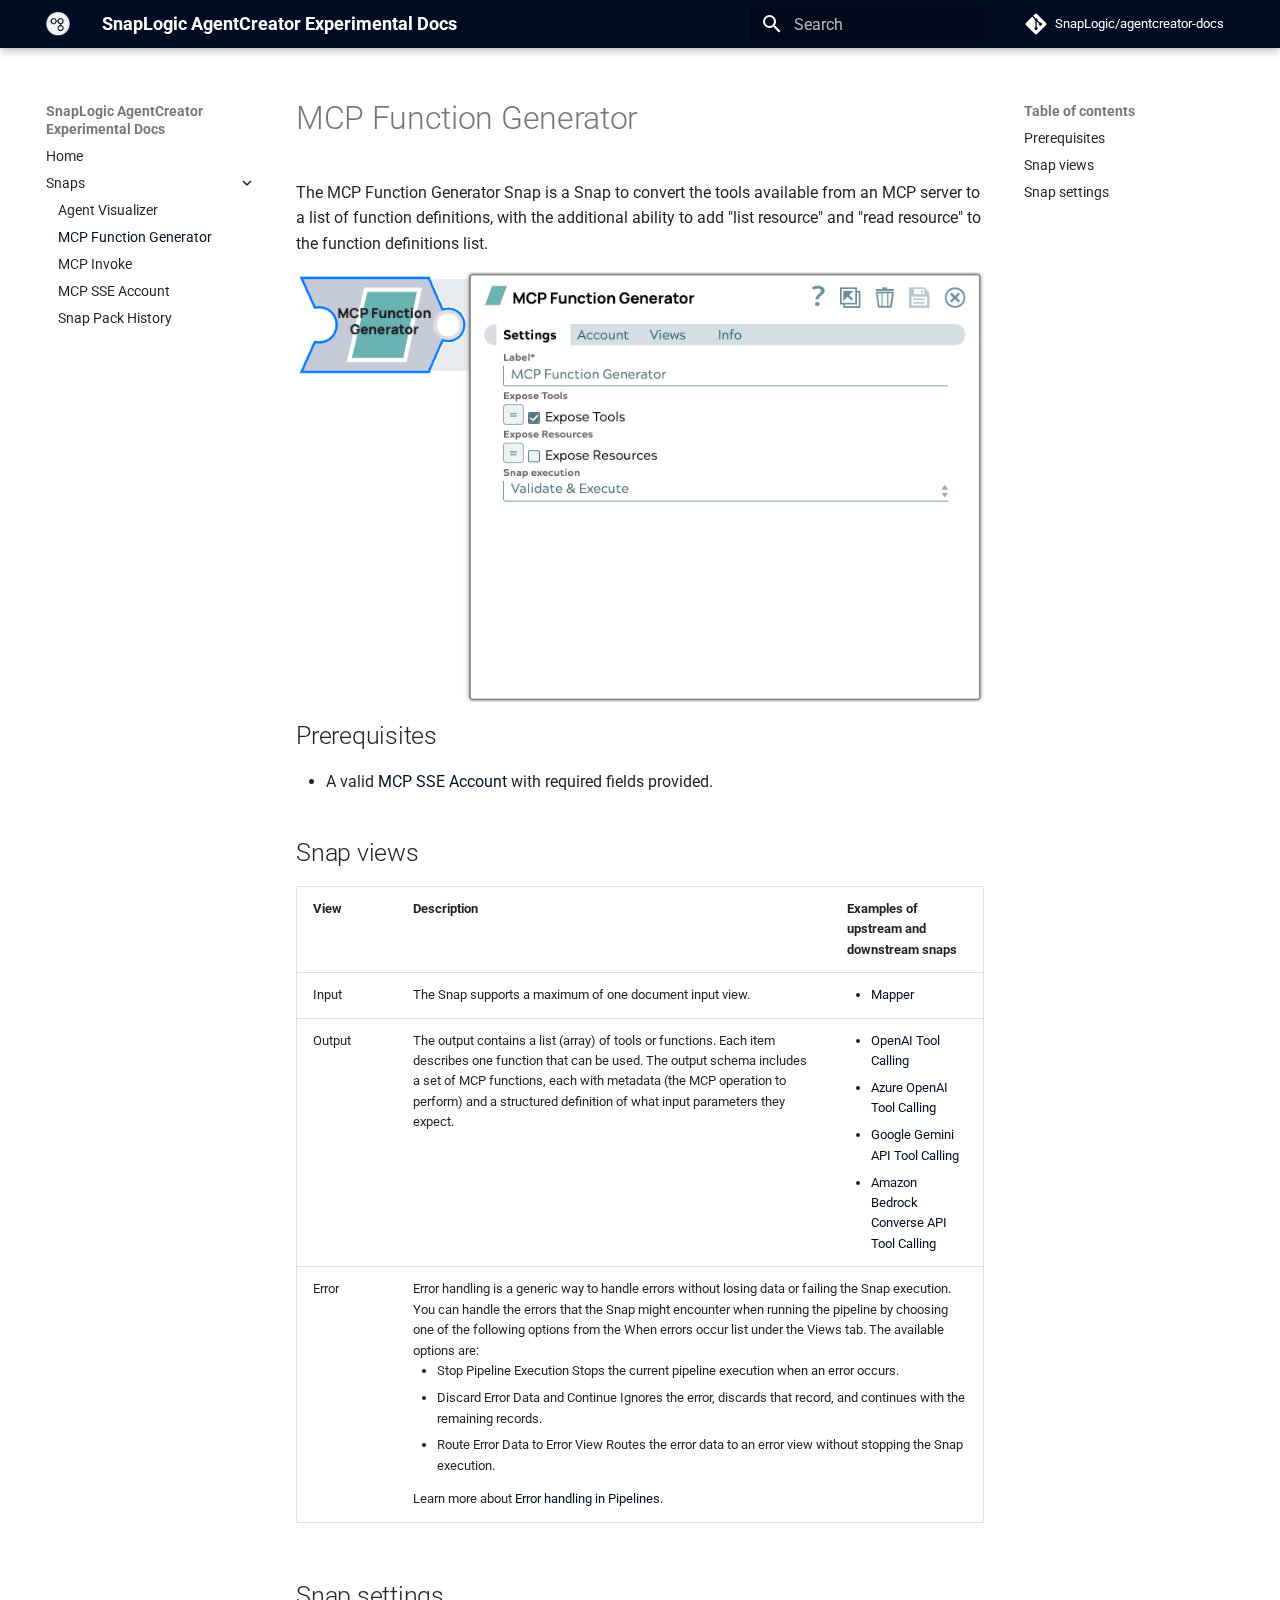
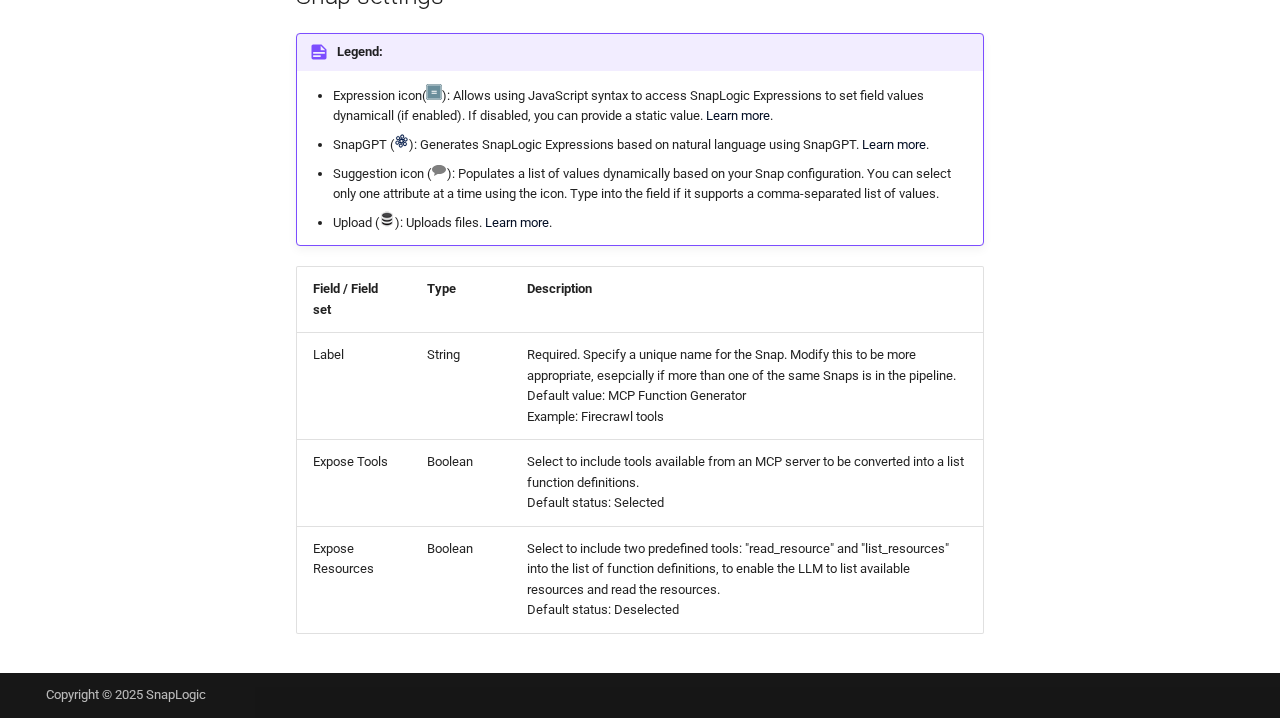
<file: snaps/mcp-function-generator/index.html>
<!doctype html>
<html lang="en" class="no-js">
  <head>
    
      <meta charset="utf-8">
      <meta name="viewport" content="width=device-width,initial-scale=1">
      
      
      
      
        <link rel="prev" href="../agent-visualizer/">
      
      
        <link rel="next" href="../mcp-invoke/">
      
      
      <link rel="icon" href="../../assets/favicon.ico">
      <meta name="generator" content="mkdocs-1.5.3, mkdocs-material-9.5.17">
    
    
      
        <title>MCP Function Generator - SnapLogic AgentCreator Experimental Docs</title>
      
    
    
      <link rel="stylesheet" href="../../assets/stylesheets/main.bcfcd587.min.css">
      
        
        <link rel="stylesheet" href="../../assets/stylesheets/palette.06af60db.min.css">
      
      
  
  
    
    
  
  
  <style>:root{--md-admonition-icon--example:url('data:image/svg+xml;charset=utf-8,<svg xmlns="http://www.w3.org/2000/svg" viewBox="0 0 24 24"><path d="M14 10h5.5L14 4.5V10M5 3h10l6 6v10a2 2 0 0 1-2 2H5a2 2 0 0 1-2-2V5c0-1.11.89-2 2-2m0 9v2h14v-2H5m0 4v2h9v-2H5Z"/></svg>');}</style>



    
    
      
    
    
      
        
        
        <link rel="preconnect" href="https://fonts.gstatic.com" crossorigin>
        <link rel="stylesheet" href="https://fonts.googleapis.com/css?family=Roboto:300,300i,400,400i,700,700i%7CRoboto+Mono:400,400i,700,700i&display=fallback">
        <style>:root{--md-text-font:"Roboto";--md-code-font:"Roboto Mono"}</style>
      
    
    
      <link rel="stylesheet" href="../../stylesheets/extras.css">
    
    <script>__md_scope=new URL("../..",location),__md_hash=e=>[...e].reduce((e,_)=>(e<<5)-e+_.charCodeAt(0),0),__md_get=(e,_=localStorage,t=__md_scope)=>JSON.parse(_.getItem(t.pathname+"."+e)),__md_set=(e,_,t=localStorage,a=__md_scope)=>{try{t.setItem(a.pathname+"."+e,JSON.stringify(_))}catch(e){}}</script>
    
      

    
    
    
  </head>
  
  
    
    
    
    
    
    <body dir="ltr" data-md-color-scheme="default" data-md-color-primary="custom" data-md-color-accent="indigo">
  
    
    <input class="md-toggle" data-md-toggle="drawer" type="checkbox" id="__drawer" autocomplete="off">
    <input class="md-toggle" data-md-toggle="search" type="checkbox" id="__search" autocomplete="off">
    <label class="md-overlay" for="__drawer"></label>
    <div data-md-component="skip">
      
        
        <a href="#mcp-function-generator" class="md-skip">
          Skip to content
        </a>
      
    </div>
    <div data-md-component="announce">
      
    </div>
    
    
      

  

<header class="md-header md-header--shadow" data-md-component="header">
  <nav class="md-header__inner md-grid" aria-label="Header">
    <a href="../.." title="SnapLogic AgentCreator Experimental Docs" class="md-header__button md-logo" aria-label="SnapLogic AgentCreator Experimental Docs" data-md-component="logo">
      
  <img src="../../assets/snaplogic.png" alt="logo">

    </a>
    <label class="md-header__button md-icon" for="__drawer">
      
      <svg xmlns="http://www.w3.org/2000/svg" viewBox="0 0 24 24"><path d="M3 6h18v2H3V6m0 5h18v2H3v-2m0 5h18v2H3v-2Z"/></svg>
    </label>
    <div class="md-header__title" data-md-component="header-title">
      <div class="md-header__ellipsis">
        <div class="md-header__topic">
          <span class="md-ellipsis">
            SnapLogic AgentCreator Experimental Docs
          </span>
        </div>
        <div class="md-header__topic" data-md-component="header-topic">
          <span class="md-ellipsis">
            
              MCP Function Generator
            
          </span>
        </div>
      </div>
    </div>
    
      
    
    
    
    
      <label class="md-header__button md-icon" for="__search">
        
        <svg xmlns="http://www.w3.org/2000/svg" viewBox="0 0 24 24"><path d="M9.5 3A6.5 6.5 0 0 1 16 9.5c0 1.61-.59 3.09-1.56 4.23l.27.27h.79l5 5-1.5 1.5-5-5v-.79l-.27-.27A6.516 6.516 0 0 1 9.5 16 6.5 6.5 0 0 1 3 9.5 6.5 6.5 0 0 1 9.5 3m0 2C7 5 5 7 5 9.5S7 14 9.5 14 14 12 14 9.5 12 5 9.5 5Z"/></svg>
      </label>
      <div class="md-search" data-md-component="search" role="dialog">
  <label class="md-search__overlay" for="__search"></label>
  <div class="md-search__inner" role="search">
    <form class="md-search__form" name="search">
      <input type="text" class="md-search__input" name="query" aria-label="Search" placeholder="Search" autocapitalize="off" autocorrect="off" autocomplete="off" spellcheck="false" data-md-component="search-query" required>
      <label class="md-search__icon md-icon" for="__search">
        
        <svg xmlns="http://www.w3.org/2000/svg" viewBox="0 0 24 24"><path d="M9.5 3A6.5 6.5 0 0 1 16 9.5c0 1.61-.59 3.09-1.56 4.23l.27.27h.79l5 5-1.5 1.5-5-5v-.79l-.27-.27A6.516 6.516 0 0 1 9.5 16 6.5 6.5 0 0 1 3 9.5 6.5 6.5 0 0 1 9.5 3m0 2C7 5 5 7 5 9.5S7 14 9.5 14 14 12 14 9.5 12 5 9.5 5Z"/></svg>
        
        <svg xmlns="http://www.w3.org/2000/svg" viewBox="0 0 24 24"><path d="M20 11v2H8l5.5 5.5-1.42 1.42L4.16 12l7.92-7.92L13.5 5.5 8 11h12Z"/></svg>
      </label>
      <nav class="md-search__options" aria-label="Search">
        
        <button type="reset" class="md-search__icon md-icon" title="Clear" aria-label="Clear" tabindex="-1">
          
          <svg xmlns="http://www.w3.org/2000/svg" viewBox="0 0 24 24"><path d="M19 6.41 17.59 5 12 10.59 6.41 5 5 6.41 10.59 12 5 17.59 6.41 19 12 13.41 17.59 19 19 17.59 13.41 12 19 6.41Z"/></svg>
        </button>
      </nav>
      
    </form>
    <div class="md-search__output">
      <div class="md-search__scrollwrap" data-md-scrollfix>
        <div class="md-search-result" data-md-component="search-result">
          <div class="md-search-result__meta">
            Initializing search
          </div>
          <ol class="md-search-result__list" role="presentation"></ol>
        </div>
      </div>
    </div>
  </div>
</div>
    
    
      <div class="md-header__source">
        <a href="https://github.com/SnapLogic/agentcreator-docs" title="Go to repository" class="md-source" data-md-component="source">
  <div class="md-source__icon md-icon">
    
    <svg xmlns="http://www.w3.org/2000/svg" viewBox="0 0 448 512"><!--! Font Awesome Free 6.5.1 by @fontawesome - https://fontawesome.com License - https://fontawesome.com/license/free (Icons: CC BY 4.0, Fonts: SIL OFL 1.1, Code: MIT License) Copyright 2023 Fonticons, Inc.--><path d="M439.55 236.05 244 40.45a28.87 28.87 0 0 0-40.81 0l-40.66 40.63 51.52 51.52c27.06-9.14 52.68 16.77 43.39 43.68l49.66 49.66c34.23-11.8 61.18 31 35.47 56.69-26.49 26.49-70.21-2.87-56-37.34L240.22 199v121.85c25.3 12.54 22.26 41.85 9.08 55a34.34 34.34 0 0 1-48.55 0c-17.57-17.6-11.07-46.91 11.25-56v-123c-20.8-8.51-24.6-30.74-18.64-45L142.57 101 8.45 235.14a28.86 28.86 0 0 0 0 40.81l195.61 195.6a28.86 28.86 0 0 0 40.8 0l194.69-194.69a28.86 28.86 0 0 0 0-40.81z"/></svg>
  </div>
  <div class="md-source__repository">
    SnapLogic/agentcreator-docs
  </div>
</a>
      </div>
    
  </nav>
  
</header>
    
    <div class="md-container" data-md-component="container">
      
      
        
          
        
      
      <main class="md-main" data-md-component="main">
        <div class="md-main__inner md-grid">
          
            
              
              <div class="md-sidebar md-sidebar--primary" data-md-component="sidebar" data-md-type="navigation" >
                <div class="md-sidebar__scrollwrap">
                  <div class="md-sidebar__inner">
                    



<nav class="md-nav md-nav--primary" aria-label="Navigation" data-md-level="0">
  <label class="md-nav__title" for="__drawer">
    <a href="../.." title="SnapLogic AgentCreator Experimental Docs" class="md-nav__button md-logo" aria-label="SnapLogic AgentCreator Experimental Docs" data-md-component="logo">
      
  <img src="../../assets/snaplogic.png" alt="logo">

    </a>
    SnapLogic AgentCreator Experimental Docs
  </label>
  
    <div class="md-nav__source">
      <a href="https://github.com/SnapLogic/agentcreator-docs" title="Go to repository" class="md-source" data-md-component="source">
  <div class="md-source__icon md-icon">
    
    <svg xmlns="http://www.w3.org/2000/svg" viewBox="0 0 448 512"><!--! Font Awesome Free 6.5.1 by @fontawesome - https://fontawesome.com License - https://fontawesome.com/license/free (Icons: CC BY 4.0, Fonts: SIL OFL 1.1, Code: MIT License) Copyright 2023 Fonticons, Inc.--><path d="M439.55 236.05 244 40.45a28.87 28.87 0 0 0-40.81 0l-40.66 40.63 51.52 51.52c27.06-9.14 52.68 16.77 43.39 43.68l49.66 49.66c34.23-11.8 61.18 31 35.47 56.69-26.49 26.49-70.21-2.87-56-37.34L240.22 199v121.85c25.3 12.54 22.26 41.85 9.08 55a34.34 34.34 0 0 1-48.55 0c-17.57-17.6-11.07-46.91 11.25-56v-123c-20.8-8.51-24.6-30.74-18.64-45L142.57 101 8.45 235.14a28.86 28.86 0 0 0 0 40.81l195.61 195.6a28.86 28.86 0 0 0 40.8 0l194.69-194.69a28.86 28.86 0 0 0 0-40.81z"/></svg>
  </div>
  <div class="md-source__repository">
    SnapLogic/agentcreator-docs
  </div>
</a>
    </div>
  
  <ul class="md-nav__list" data-md-scrollfix>
    
      
      
  
  
  
  
    <li class="md-nav__item">
      <a href="../.." class="md-nav__link">
        
  
  <span class="md-ellipsis">
    Home
  </span>
  

      </a>
    </li>
  

    
      
      
  
  
    
  
  
  
    
    
      
        
          
        
      
        
      
        
      
        
      
        
      
        
      
    
    
    
    <li class="md-nav__item md-nav__item--active md-nav__item--nested">
      
        
        
        <input class="md-nav__toggle md-toggle " type="checkbox" id="__nav_2" checked>
        
          
          
          <div class="md-nav__link md-nav__container">
            <a href="../" class="md-nav__link ">
              
  
  <span class="md-ellipsis">
    Snaps
  </span>
  

            </a>
            
              
              <label class="md-nav__link " for="__nav_2" id="__nav_2_label" tabindex="0">
                <span class="md-nav__icon md-icon"></span>
              </label>
            
          </div>
        
        <nav class="md-nav" data-md-level="1" aria-labelledby="__nav_2_label" aria-expanded="true">
          <label class="md-nav__title" for="__nav_2">
            <span class="md-nav__icon md-icon"></span>
            Snaps
          </label>
          <ul class="md-nav__list" data-md-scrollfix>
            
              
            
              
                
  
  
  
  
    <li class="md-nav__item">
      <a href="../agent-visualizer/" class="md-nav__link">
        
  
  <span class="md-ellipsis">
    Agent Visualizer
  </span>
  

      </a>
    </li>
  

              
            
              
                
  
  
    
  
  
  
    <li class="md-nav__item md-nav__item--active">
      
      <input class="md-nav__toggle md-toggle" type="checkbox" id="__toc">
      
      
        
      
      
        <label class="md-nav__link md-nav__link--active" for="__toc">
          
  
  <span class="md-ellipsis">
    MCP Function Generator
  </span>
  

          <span class="md-nav__icon md-icon"></span>
        </label>
      
      <a href="./" class="md-nav__link md-nav__link--active">
        
  
  <span class="md-ellipsis">
    MCP Function Generator
  </span>
  

      </a>
      
        

<nav class="md-nav md-nav--secondary" aria-label="Table of contents">
  
  
  
    
  
  
    <label class="md-nav__title" for="__toc">
      <span class="md-nav__icon md-icon"></span>
      Table of contents
    </label>
    <ul class="md-nav__list" data-md-component="toc" data-md-scrollfix>
      
        <li class="md-nav__item">
  <a href="#prerequisites" class="md-nav__link">
    <span class="md-ellipsis">
      Prerequisites
    </span>
  </a>
  
</li>
      
        <li class="md-nav__item">
  <a href="#snap-views" class="md-nav__link">
    <span class="md-ellipsis">
      Snap views
    </span>
  </a>
  
</li>
      
        <li class="md-nav__item">
  <a href="#snap-settings" class="md-nav__link">
    <span class="md-ellipsis">
      Snap settings
    </span>
  </a>
  
</li>
      
    </ul>
  
</nav>
      
    </li>
  

              
            
              
                
  
  
  
  
    <li class="md-nav__item">
      <a href="../mcp-invoke/" class="md-nav__link">
        
  
  <span class="md-ellipsis">
    MCP Invoke
  </span>
  

      </a>
    </li>
  

              
            
              
                
  
  
  
  
    <li class="md-nav__item">
      <a href="../mcp-sse-account/" class="md-nav__link">
        
  
  <span class="md-ellipsis">
    MCP SSE Account
  </span>
  

      </a>
    </li>
  

              
            
              
                
  
  
  
  
    <li class="md-nav__item">
      <a href="../snap-pack-history/" class="md-nav__link">
        
  
  <span class="md-ellipsis">
    Snap Pack History
  </span>
  

      </a>
    </li>
  

              
            
          </ul>
        </nav>
      
    </li>
  

    
  </ul>
</nav>
                  </div>
                </div>
              </div>
            
            
              
              <div class="md-sidebar md-sidebar--secondary" data-md-component="sidebar" data-md-type="toc" >
                <div class="md-sidebar__scrollwrap">
                  <div class="md-sidebar__inner">
                    

<nav class="md-nav md-nav--secondary" aria-label="Table of contents">
  
  
  
    
  
  
    <label class="md-nav__title" for="__toc">
      <span class="md-nav__icon md-icon"></span>
      Table of contents
    </label>
    <ul class="md-nav__list" data-md-component="toc" data-md-scrollfix>
      
        <li class="md-nav__item">
  <a href="#prerequisites" class="md-nav__link">
    <span class="md-ellipsis">
      Prerequisites
    </span>
  </a>
  
</li>
      
        <li class="md-nav__item">
  <a href="#snap-views" class="md-nav__link">
    <span class="md-ellipsis">
      Snap views
    </span>
  </a>
  
</li>
      
        <li class="md-nav__item">
  <a href="#snap-settings" class="md-nav__link">
    <span class="md-ellipsis">
      Snap settings
    </span>
  </a>
  
</li>
      
    </ul>
  
</nav>
                  </div>
                </div>
              </div>
            
          
          
            <div class="md-content" data-md-component="content">
              <article class="md-content__inner md-typeset">
                
                  

  
  


<h1 id="mcp-function-generator">MCP Function Generator</h1>
<p>The MCP Function Generator Snap is a Snap to convert the tools available from an MCP server to a list of function definitions, with the additional ability to add "list resource" and "read resource" to the function definitions list.</p>
<p><img align="left" alt="MCP Function Generator screenshot" src="../../img/mcp-function-generator.png" /></p>
<h2 id="prerequisites">Prerequisites</h2>
<ul>
<li>A valid <a href="https://snaplogic.github.io/agentcreator-docs/snaps/mcp-sse-account/ ">MCP SSE Account</a> with required fields provided.</li>
</ul>
<h2 id="snap-views">Snap views</h2>
<table>
    <tr>
        <th>View</th>
        <th>Description</th>
        <th>Examples of upstream and downstream snaps</th>
    </tr>
    <tr>
        <td>Input</td>
        <td>The Snap supports a maximum of one document input view.</td>
        <td><ul><li><a href="https://docs-snaplogic.atlassian.net/wiki/spaces/SD/pages/1438286/Mapper">Mapper</a></li></ul></td>
    </tr>
    <tr>
        <td>Output</td>
        <td>The output contains a list (array) of tools or functions. Each item describes one function that can be used.

The output schema includes a set of MCP functions, each with metadata (the MCP operation to perform) and a structured definition of what input parameters they expect.</td>
        <td><ul><li><a href="https://docs.snaplogic.com/snaps/snaps-machine-learning/sp-openai-llm/snap-openai-tool-calling.html">OpenAI Tool Calling</a></li><li><a href="https://docs.snaplogic.com/snaps/snaps-machine-learning/sp-azure-openai-llm/snap-azure-openai-tool-calling.html">Azure OpenAI Tool Calling</a></li><li><a href="https://docs.snaplogic.com/snaps/snaps-machine-learning/sp-google-genai-llm/snap-gg-apc.html">Google Gemini API Tool Calling</a></li><li><a href="https://docs.snaplogic.com/snaps/snaps-machine-learning/sp-amazon-bedrock-llm/snap-ab-capi-tool-calling.html">Amazon Bedrock Converse API Tool Calling</a></li></ul></td>
    </tr>
    <tr>
        <td>Error</td>
        <td colspan="2">Error handling is a generic way to handle errors without losing data or failing the Snap execution. You can handle the errors that the Snap might encounter when running the pipeline by choosing one of the following options from the When errors occur list under the Views tab. The available options are:<ul><li>Stop Pipeline Execution Stops the current pipeline execution when an error occurs.</li><li>Discard Error Data and Continue Ignores the error, discards that record, and continues with the remaining records.</li><li>Route Error Data to Error View Routes the error data to an error view without stopping the Snap execution.</li></ul>Learn more about <a href="https://docs-snaplogic.atlassian.net/wiki/spaces/SD/pages/81526859">Error handling in Pipelines</a>.</td>
    </tr>
</table>

<h2 id="snap-settings">Snap settings</h2>
<div class="admonition example">
<p class="admonition-title">Legend:</p>
<ul>
<li>Expression icon(<img alt="Expression Toggle" src="../../img/expression_toggle.svg" style="height:16px" />): Allows using JavaScript syntax to access SnapLogic Expressions to set field values dynamicall (if enabled). If disabled, you can provide a static value. <a href="https://docs-snaplogic.atlassian.net/wiki/spaces/SD/pages/1438042/Understanding+Expressions+in+SnapLogic">Learn more</a>.</li>
<li>SnapGPT (<img alt="SnapGPT Icon" src="../../img/snapgpt_logo.svg" style="height:16px" />): Generates SnapLogic Expressions based on natural language using SnapGPT. <a href="https://d14w8g1erguuat.cloudfront.net/rvw-jb-stage-202506-draft1/snapgpt/snapgpt-generate-expressions-mapper-snap.html">Learn more</a>.</li>
<li>Suggestion icon (<img alt="Suggest Icon" src="../../img/suggest_icon.svg" style="height:16px" />): Populates a list of values dynamically based on your Snap configuration. You can select only one attribute at a time using the icon. Type into the field if it supports a comma-separated list of values.</li>
<li>Upload (<img alt="Upload Icon" src="../../img/upload_icon.webp" style="height:16px" />): Uploads files. <a href="https://docs-snaplogic.atlassian.net/wiki/spaces/SD/pages/1439404">Learn more</a>.</li>
</ul>
</div>
<table>
<thead>
<tr>
<th>Field / Field set</th>
<th>Type</th>
<th>Description</th>
</tr>
</thead>
<tbody>
<tr>
<td>Label</td>
<td>String</td>
<td>Required. Specify a unique name for the Snap. Modify this to be more appropriate, esepcially if more than one of the same Snaps is in the pipeline.<br/>Default value: MCP Function Generator<br/>Example: Firecrawl tools</td>
</tr>
<tr>
<td>Expose Tools</td>
<td>Boolean</td>
<td>Select to include tools available from an MCP server to be converted into a list function definitions.<br/>Default status: Selected</td>
</tr>
<tr>
<td>Expose Resources</td>
<td>Boolean</td>
<td>Select to include two predefined tools: "read_resource" and "list_resources" into the list of function definitions, to enable the LLM to list available resources and read the resources.<br/>Default status: Deselected</td>
</tr>
</tbody>
</table>












                
              </article>
            </div>
          
          
<script>var target=document.getElementById(location.hash.slice(1));target&&target.name&&(target.checked=target.name.startsWith("__tabbed_"))</script>
        </div>
        
      </main>
      
        <footer class="md-footer">
  
  <div class="md-footer-meta md-typeset">
    <div class="md-footer-meta__inner md-grid">
      <div class="md-copyright">
  
    <div class="md-copyright__highlight">
      Copyright &copy; 2025 SnapLogic
    </div>
  
  
</div>
      
    </div>
  </div>
</footer>
      
    </div>
    <div class="md-dialog" data-md-component="dialog">
      <div class="md-dialog__inner md-typeset"></div>
    </div>
    
    
    <script id="__config" type="application/json">{"base": "../..", "features": ["navigation.expand", "navigation.indexes"], "search": "../../assets/javascripts/workers/search.b8dbb3d2.min.js", "translations": {"clipboard.copied": "Copied to clipboard", "clipboard.copy": "Copy to clipboard", "search.result.more.one": "1 more on this page", "search.result.more.other": "# more on this page", "search.result.none": "No matching documents", "search.result.one": "1 matching document", "search.result.other": "# matching documents", "search.result.placeholder": "Type to start searching", "search.result.term.missing": "Missing", "select.version": "Select version"}}</script>
    
    
      <script src="../../assets/javascripts/bundle.1e8ae164.min.js"></script>
      
    
  </body>
</html>
</file>
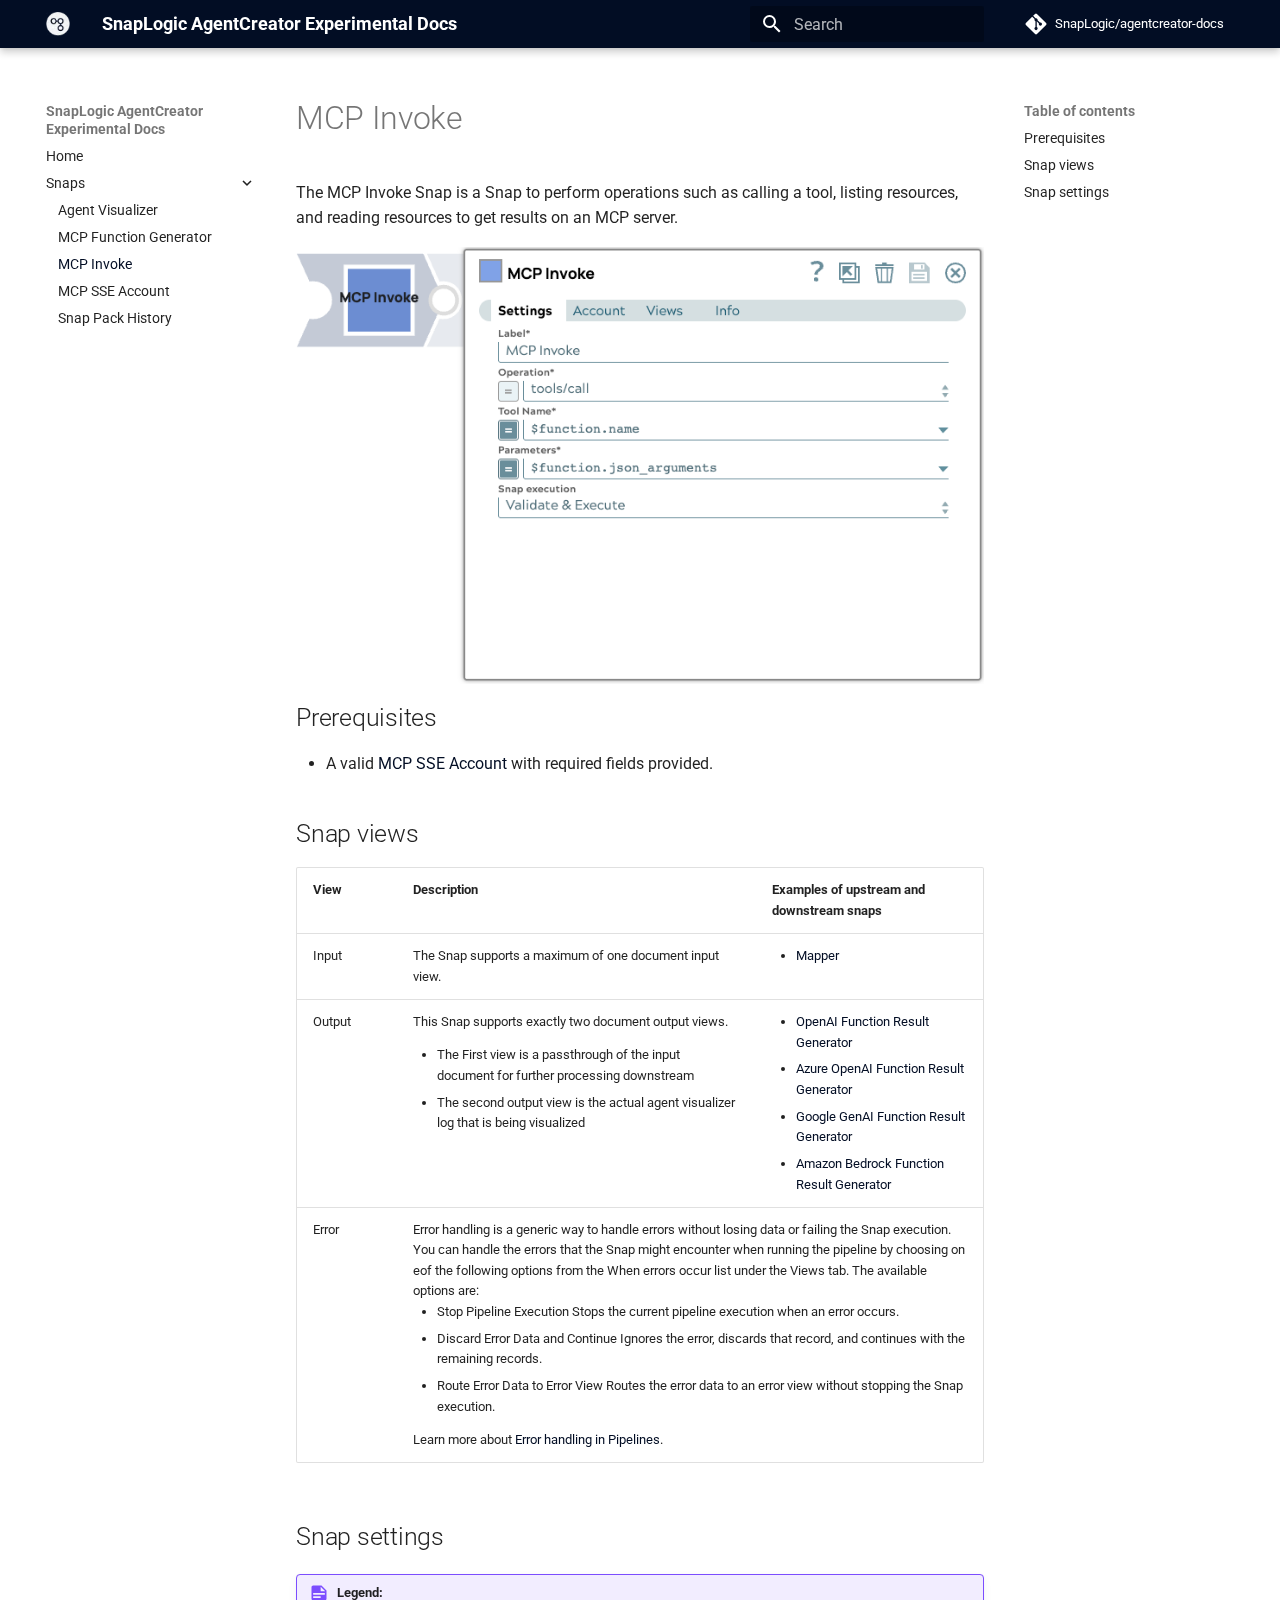
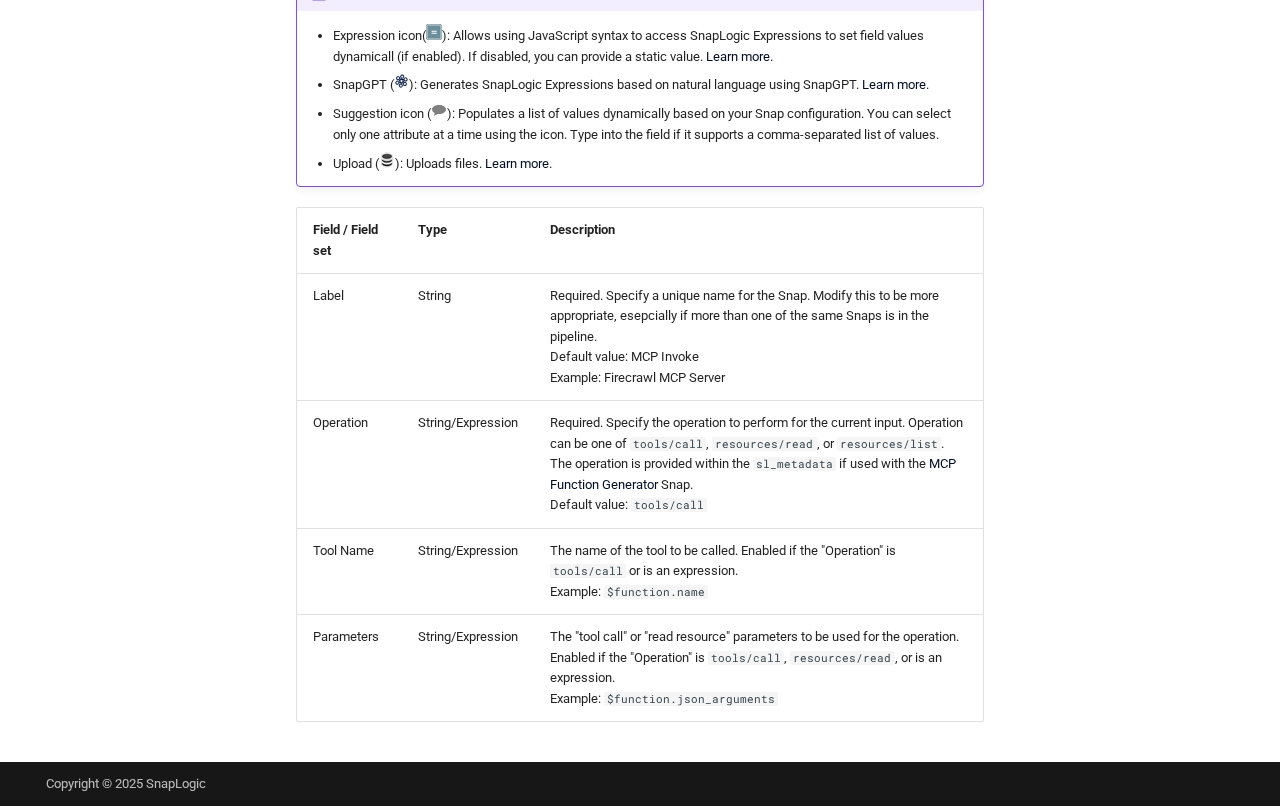
<file: snaps/mcp-invoke/index.html>
<!doctype html>
<html lang="en" class="no-js">
  <head>
    
      <meta charset="utf-8">
      <meta name="viewport" content="width=device-width,initial-scale=1">
      
      
      
      
        <link rel="prev" href="../mcp-function-generator/">
      
      
        <link rel="next" href="../mcp-sse-account/">
      
      
      <link rel="icon" href="../../assets/favicon.ico">
      <meta name="generator" content="mkdocs-1.5.3, mkdocs-material-9.5.17">
    
    
      
        <title>MCP Invoke - SnapLogic AgentCreator Experimental Docs</title>
      
    
    
      <link rel="stylesheet" href="../../assets/stylesheets/main.bcfcd587.min.css">
      
        
        <link rel="stylesheet" href="../../assets/stylesheets/palette.06af60db.min.css">
      
      
  
  
    
    
  
  
  <style>:root{--md-admonition-icon--example:url('data:image/svg+xml;charset=utf-8,<svg xmlns="http://www.w3.org/2000/svg" viewBox="0 0 24 24"><path d="M14 10h5.5L14 4.5V10M5 3h10l6 6v10a2 2 0 0 1-2 2H5a2 2 0 0 1-2-2V5c0-1.11.89-2 2-2m0 9v2h14v-2H5m0 4v2h9v-2H5Z"/></svg>');}</style>



    
    
      
    
    
      
        
        
        <link rel="preconnect" href="https://fonts.gstatic.com" crossorigin>
        <link rel="stylesheet" href="https://fonts.googleapis.com/css?family=Roboto:300,300i,400,400i,700,700i%7CRoboto+Mono:400,400i,700,700i&display=fallback">
        <style>:root{--md-text-font:"Roboto";--md-code-font:"Roboto Mono"}</style>
      
    
    
      <link rel="stylesheet" href="../../stylesheets/extras.css">
    
    <script>__md_scope=new URL("../..",location),__md_hash=e=>[...e].reduce((e,_)=>(e<<5)-e+_.charCodeAt(0),0),__md_get=(e,_=localStorage,t=__md_scope)=>JSON.parse(_.getItem(t.pathname+"."+e)),__md_set=(e,_,t=localStorage,a=__md_scope)=>{try{t.setItem(a.pathname+"."+e,JSON.stringify(_))}catch(e){}}</script>
    
      

    
    
    
  </head>
  
  
    
    
    
    
    
    <body dir="ltr" data-md-color-scheme="default" data-md-color-primary="custom" data-md-color-accent="indigo">
  
    
    <input class="md-toggle" data-md-toggle="drawer" type="checkbox" id="__drawer" autocomplete="off">
    <input class="md-toggle" data-md-toggle="search" type="checkbox" id="__search" autocomplete="off">
    <label class="md-overlay" for="__drawer"></label>
    <div data-md-component="skip">
      
        
        <a href="#mcp-invoke" class="md-skip">
          Skip to content
        </a>
      
    </div>
    <div data-md-component="announce">
      
    </div>
    
    
      

  

<header class="md-header md-header--shadow" data-md-component="header">
  <nav class="md-header__inner md-grid" aria-label="Header">
    <a href="../.." title="SnapLogic AgentCreator Experimental Docs" class="md-header__button md-logo" aria-label="SnapLogic AgentCreator Experimental Docs" data-md-component="logo">
      
  <img src="../../assets/snaplogic.png" alt="logo">

    </a>
    <label class="md-header__button md-icon" for="__drawer">
      
      <svg xmlns="http://www.w3.org/2000/svg" viewBox="0 0 24 24"><path d="M3 6h18v2H3V6m0 5h18v2H3v-2m0 5h18v2H3v-2Z"/></svg>
    </label>
    <div class="md-header__title" data-md-component="header-title">
      <div class="md-header__ellipsis">
        <div class="md-header__topic">
          <span class="md-ellipsis">
            SnapLogic AgentCreator Experimental Docs
          </span>
        </div>
        <div class="md-header__topic" data-md-component="header-topic">
          <span class="md-ellipsis">
            
              MCP Invoke
            
          </span>
        </div>
      </div>
    </div>
    
      
    
    
    
    
      <label class="md-header__button md-icon" for="__search">
        
        <svg xmlns="http://www.w3.org/2000/svg" viewBox="0 0 24 24"><path d="M9.5 3A6.5 6.5 0 0 1 16 9.5c0 1.61-.59 3.09-1.56 4.23l.27.27h.79l5 5-1.5 1.5-5-5v-.79l-.27-.27A6.516 6.516 0 0 1 9.5 16 6.5 6.5 0 0 1 3 9.5 6.5 6.5 0 0 1 9.5 3m0 2C7 5 5 7 5 9.5S7 14 9.5 14 14 12 14 9.5 12 5 9.5 5Z"/></svg>
      </label>
      <div class="md-search" data-md-component="search" role="dialog">
  <label class="md-search__overlay" for="__search"></label>
  <div class="md-search__inner" role="search">
    <form class="md-search__form" name="search">
      <input type="text" class="md-search__input" name="query" aria-label="Search" placeholder="Search" autocapitalize="off" autocorrect="off" autocomplete="off" spellcheck="false" data-md-component="search-query" required>
      <label class="md-search__icon md-icon" for="__search">
        
        <svg xmlns="http://www.w3.org/2000/svg" viewBox="0 0 24 24"><path d="M9.5 3A6.5 6.5 0 0 1 16 9.5c0 1.61-.59 3.09-1.56 4.23l.27.27h.79l5 5-1.5 1.5-5-5v-.79l-.27-.27A6.516 6.516 0 0 1 9.5 16 6.5 6.5 0 0 1 3 9.5 6.5 6.5 0 0 1 9.5 3m0 2C7 5 5 7 5 9.5S7 14 9.5 14 14 12 14 9.5 12 5 9.5 5Z"/></svg>
        
        <svg xmlns="http://www.w3.org/2000/svg" viewBox="0 0 24 24"><path d="M20 11v2H8l5.5 5.5-1.42 1.42L4.16 12l7.92-7.92L13.5 5.5 8 11h12Z"/></svg>
      </label>
      <nav class="md-search__options" aria-label="Search">
        
        <button type="reset" class="md-search__icon md-icon" title="Clear" aria-label="Clear" tabindex="-1">
          
          <svg xmlns="http://www.w3.org/2000/svg" viewBox="0 0 24 24"><path d="M19 6.41 17.59 5 12 10.59 6.41 5 5 6.41 10.59 12 5 17.59 6.41 19 12 13.41 17.59 19 19 17.59 13.41 12 19 6.41Z"/></svg>
        </button>
      </nav>
      
    </form>
    <div class="md-search__output">
      <div class="md-search__scrollwrap" data-md-scrollfix>
        <div class="md-search-result" data-md-component="search-result">
          <div class="md-search-result__meta">
            Initializing search
          </div>
          <ol class="md-search-result__list" role="presentation"></ol>
        </div>
      </div>
    </div>
  </div>
</div>
    
    
      <div class="md-header__source">
        <a href="https://github.com/SnapLogic/agentcreator-docs" title="Go to repository" class="md-source" data-md-component="source">
  <div class="md-source__icon md-icon">
    
    <svg xmlns="http://www.w3.org/2000/svg" viewBox="0 0 448 512"><!--! Font Awesome Free 6.5.1 by @fontawesome - https://fontawesome.com License - https://fontawesome.com/license/free (Icons: CC BY 4.0, Fonts: SIL OFL 1.1, Code: MIT License) Copyright 2023 Fonticons, Inc.--><path d="M439.55 236.05 244 40.45a28.87 28.87 0 0 0-40.81 0l-40.66 40.63 51.52 51.52c27.06-9.14 52.68 16.77 43.39 43.68l49.66 49.66c34.23-11.8 61.18 31 35.47 56.69-26.49 26.49-70.21-2.87-56-37.34L240.22 199v121.85c25.3 12.54 22.26 41.85 9.08 55a34.34 34.34 0 0 1-48.55 0c-17.57-17.6-11.07-46.91 11.25-56v-123c-20.8-8.51-24.6-30.74-18.64-45L142.57 101 8.45 235.14a28.86 28.86 0 0 0 0 40.81l195.61 195.6a28.86 28.86 0 0 0 40.8 0l194.69-194.69a28.86 28.86 0 0 0 0-40.81z"/></svg>
  </div>
  <div class="md-source__repository">
    SnapLogic/agentcreator-docs
  </div>
</a>
      </div>
    
  </nav>
  
</header>
    
    <div class="md-container" data-md-component="container">
      
      
        
          
        
      
      <main class="md-main" data-md-component="main">
        <div class="md-main__inner md-grid">
          
            
              
              <div class="md-sidebar md-sidebar--primary" data-md-component="sidebar" data-md-type="navigation" >
                <div class="md-sidebar__scrollwrap">
                  <div class="md-sidebar__inner">
                    



<nav class="md-nav md-nav--primary" aria-label="Navigation" data-md-level="0">
  <label class="md-nav__title" for="__drawer">
    <a href="../.." title="SnapLogic AgentCreator Experimental Docs" class="md-nav__button md-logo" aria-label="SnapLogic AgentCreator Experimental Docs" data-md-component="logo">
      
  <img src="../../assets/snaplogic.png" alt="logo">

    </a>
    SnapLogic AgentCreator Experimental Docs
  </label>
  
    <div class="md-nav__source">
      <a href="https://github.com/SnapLogic/agentcreator-docs" title="Go to repository" class="md-source" data-md-component="source">
  <div class="md-source__icon md-icon">
    
    <svg xmlns="http://www.w3.org/2000/svg" viewBox="0 0 448 512"><!--! Font Awesome Free 6.5.1 by @fontawesome - https://fontawesome.com License - https://fontawesome.com/license/free (Icons: CC BY 4.0, Fonts: SIL OFL 1.1, Code: MIT License) Copyright 2023 Fonticons, Inc.--><path d="M439.55 236.05 244 40.45a28.87 28.87 0 0 0-40.81 0l-40.66 40.63 51.52 51.52c27.06-9.14 52.68 16.77 43.39 43.68l49.66 49.66c34.23-11.8 61.18 31 35.47 56.69-26.49 26.49-70.21-2.87-56-37.34L240.22 199v121.85c25.3 12.54 22.26 41.85 9.08 55a34.34 34.34 0 0 1-48.55 0c-17.57-17.6-11.07-46.91 11.25-56v-123c-20.8-8.51-24.6-30.74-18.64-45L142.57 101 8.45 235.14a28.86 28.86 0 0 0 0 40.81l195.61 195.6a28.86 28.86 0 0 0 40.8 0l194.69-194.69a28.86 28.86 0 0 0 0-40.81z"/></svg>
  </div>
  <div class="md-source__repository">
    SnapLogic/agentcreator-docs
  </div>
</a>
    </div>
  
  <ul class="md-nav__list" data-md-scrollfix>
    
      
      
  
  
  
  
    <li class="md-nav__item">
      <a href="../.." class="md-nav__link">
        
  
  <span class="md-ellipsis">
    Home
  </span>
  

      </a>
    </li>
  

    
      
      
  
  
    
  
  
  
    
    
      
        
          
        
      
        
      
        
      
        
      
        
      
        
      
    
    
    
    <li class="md-nav__item md-nav__item--active md-nav__item--nested">
      
        
        
        <input class="md-nav__toggle md-toggle " type="checkbox" id="__nav_2" checked>
        
          
          
          <div class="md-nav__link md-nav__container">
            <a href="../" class="md-nav__link ">
              
  
  <span class="md-ellipsis">
    Snaps
  </span>
  

            </a>
            
              
              <label class="md-nav__link " for="__nav_2" id="__nav_2_label" tabindex="0">
                <span class="md-nav__icon md-icon"></span>
              </label>
            
          </div>
        
        <nav class="md-nav" data-md-level="1" aria-labelledby="__nav_2_label" aria-expanded="true">
          <label class="md-nav__title" for="__nav_2">
            <span class="md-nav__icon md-icon"></span>
            Snaps
          </label>
          <ul class="md-nav__list" data-md-scrollfix>
            
              
            
              
                
  
  
  
  
    <li class="md-nav__item">
      <a href="../agent-visualizer/" class="md-nav__link">
        
  
  <span class="md-ellipsis">
    Agent Visualizer
  </span>
  

      </a>
    </li>
  

              
            
              
                
  
  
  
  
    <li class="md-nav__item">
      <a href="../mcp-function-generator/" class="md-nav__link">
        
  
  <span class="md-ellipsis">
    MCP Function Generator
  </span>
  

      </a>
    </li>
  

              
            
              
                
  
  
    
  
  
  
    <li class="md-nav__item md-nav__item--active">
      
      <input class="md-nav__toggle md-toggle" type="checkbox" id="__toc">
      
      
        
      
      
        <label class="md-nav__link md-nav__link--active" for="__toc">
          
  
  <span class="md-ellipsis">
    MCP Invoke
  </span>
  

          <span class="md-nav__icon md-icon"></span>
        </label>
      
      <a href="./" class="md-nav__link md-nav__link--active">
        
  
  <span class="md-ellipsis">
    MCP Invoke
  </span>
  

      </a>
      
        

<nav class="md-nav md-nav--secondary" aria-label="Table of contents">
  
  
  
    
  
  
    <label class="md-nav__title" for="__toc">
      <span class="md-nav__icon md-icon"></span>
      Table of contents
    </label>
    <ul class="md-nav__list" data-md-component="toc" data-md-scrollfix>
      
        <li class="md-nav__item">
  <a href="#prerequisites" class="md-nav__link">
    <span class="md-ellipsis">
      Prerequisites
    </span>
  </a>
  
</li>
      
        <li class="md-nav__item">
  <a href="#snap-views" class="md-nav__link">
    <span class="md-ellipsis">
      Snap views
    </span>
  </a>
  
</li>
      
        <li class="md-nav__item">
  <a href="#snap-settings" class="md-nav__link">
    <span class="md-ellipsis">
      Snap settings
    </span>
  </a>
  
</li>
      
    </ul>
  
</nav>
      
    </li>
  

              
            
              
                
  
  
  
  
    <li class="md-nav__item">
      <a href="../mcp-sse-account/" class="md-nav__link">
        
  
  <span class="md-ellipsis">
    MCP SSE Account
  </span>
  

      </a>
    </li>
  

              
            
              
                
  
  
  
  
    <li class="md-nav__item">
      <a href="../snap-pack-history/" class="md-nav__link">
        
  
  <span class="md-ellipsis">
    Snap Pack History
  </span>
  

      </a>
    </li>
  

              
            
          </ul>
        </nav>
      
    </li>
  

    
  </ul>
</nav>
                  </div>
                </div>
              </div>
            
            
              
              <div class="md-sidebar md-sidebar--secondary" data-md-component="sidebar" data-md-type="toc" >
                <div class="md-sidebar__scrollwrap">
                  <div class="md-sidebar__inner">
                    

<nav class="md-nav md-nav--secondary" aria-label="Table of contents">
  
  
  
    
  
  
    <label class="md-nav__title" for="__toc">
      <span class="md-nav__icon md-icon"></span>
      Table of contents
    </label>
    <ul class="md-nav__list" data-md-component="toc" data-md-scrollfix>
      
        <li class="md-nav__item">
  <a href="#prerequisites" class="md-nav__link">
    <span class="md-ellipsis">
      Prerequisites
    </span>
  </a>
  
</li>
      
        <li class="md-nav__item">
  <a href="#snap-views" class="md-nav__link">
    <span class="md-ellipsis">
      Snap views
    </span>
  </a>
  
</li>
      
        <li class="md-nav__item">
  <a href="#snap-settings" class="md-nav__link">
    <span class="md-ellipsis">
      Snap settings
    </span>
  </a>
  
</li>
      
    </ul>
  
</nav>
                  </div>
                </div>
              </div>
            
          
          
            <div class="md-content" data-md-component="content">
              <article class="md-content__inner md-typeset">
                
                  

  
  


<h1 id="mcp-invoke">MCP Invoke</h1>
<p>The MCP Invoke Snap is a Snap to perform operations such as calling a tool, listing resources, and reading resources to get results on an MCP server.</p>
<p><img align="left" alt="MCP Invoke screenshot" src="../../img/mcp-invoke.png" /></p>
<h2 id="prerequisites">Prerequisites</h2>
<ul>
<li>A valid <a href="https://snaplogic.github.io/agentcreator-docs/snaps/mcp-sse-account/ ">MCP SSE Account</a> with required fields provided.</li>
</ul>
<h2 id="snap-views">Snap views</h2>
<table>
    <tr>
        <th>View</th>
        <th>Description</th>
        <th>Examples of upstream and downstream snaps</th>
    </tr>
    <tr>
        <td>Input</td>
        <td>The Snap supports a maximum of one document input view.</td>
        <td><ul><li><a href="https://docs-snaplogic.atlassian.net/wiki/spaces/SD/pages/1438286/Mapper">Mapper</a></li></ul></td>
    </tr>
    <tr>
        <td>Output</td>
        <td>This Snap supports exactly two document output views.<br/><ul><li>The First view is a passthrough of the input document for further processing downstream</li><li>The second output view is the actual agent visualizer log that is being visualized</li></ul></td>
         <td><ul><li><a href="https://docs.snaplogic.com/snaps/snaps-machine-learning/sp-openai-llm/snap-openai-function-result-generator.html">OpenAI Function Result Generator</a></li><li><a href="https://docs.snaplogic.com/snaps/snaps-machine-learning/sp-azure-openai-llm/snap-azure-openai-function-result-generator.html">Azure OpenAI Function Result Generator</a></li><li><a href="https://docs.snaplogic.com/snaps/snaps-machine-learning/sp-google-genai-llm/snap-gg-frg.html">Google GenAI Function Result Generator</a></li><li><a href="https://docs.snaplogic.com/snaps/snaps-machine-learning/sp-amazon-bedrock-llm/snap-ab-capi-function-result-generator.html">Amazon Bedrock Function Result Generator</a></li></ul></td>
    </tr>
    <tr>
        <td>Error</td>
        <td colspan="2">Error handling is a generic way to handle errors without losing data or failing the Snap execution. You can handle the errors that the Snap might encounter when running the pipeline by choosing on eof the following options from the When errors occur list under the Views tab. The available options are:<ul><li>Stop Pipeline Execution Stops the current pipeline execution when an error occurs.</li><li>Discard Error Data and Continue Ignores the error, discards that record, and continues with the remaining records.</li><li>Route Error Data to Error View Routes the error data to an error view without stopping the Snap execution.</li></ul>Learn more about <a href="https://docs-snaplogic.atlassian.net/wiki/spaces/SD/pages/81526859">Error handling in Pipelines</a>.</td>
    </tr>
</table>

<h2 id="snap-settings">Snap settings</h2>
<div class="admonition example">
<p class="admonition-title">Legend:</p>
<ul>
<li>Expression icon(<img alt="Expression Toggle" src="../../img/expression_toggle.svg" style="height:16px" />): Allows using JavaScript syntax to access SnapLogic Expressions to set field values dynamicall (if enabled). If disabled, you can provide a static value. <a href="https://docs-snaplogic.atlassian.net/wiki/spaces/SD/pages/1438042/Understanding+Expressions+in+SnapLogic">Learn more</a>.</li>
<li>SnapGPT (<img alt="SnapGPT Icon" src="../../img/snapgpt_logo.svg" style="height:16px" />): Generates SnapLogic Expressions based on natural language using SnapGPT. <a href="https://d14w8g1erguuat.cloudfront.net/rvw-jb-stage-202506-draft1/snapgpt/snapgpt-generate-expressions-mapper-snap.html">Learn more</a>.</li>
<li>Suggestion icon (<img alt="Suggest Icon" src="../../img/suggest_icon.svg" style="height:16px" />): Populates a list of values dynamically based on your Snap configuration. You can select only one attribute at a time using the icon. Type into the field if it supports a comma-separated list of values.</li>
<li>Upload (<img alt="Upload Icon" src="../../img/upload_icon.webp" style="height:16px" />): Uploads files. <a href="https://docs-snaplogic.atlassian.net/wiki/spaces/SD/pages/1439404">Learn more</a>.</li>
</ul>
</div>
<table>
<thead>
<tr>
<th>Field / Field set</th>
<th>Type</th>
<th>Description</th>
</tr>
</thead>
<tbody>
<tr>
<td>Label</td>
<td>String</td>
<td>Required. Specify a unique name for the Snap. Modify this to be more appropriate, esepcially if more than one of the same Snaps is in the pipeline.<br/>Default value: MCP Invoke<br/>Example: Firecrawl MCP Server</td>
</tr>
<tr>
<td>Operation</td>
<td>String/Expression</td>
<td>Required. Specify the operation to perform for the current input. Operation can be one of <code>tools/call</code>, <code>resources/read</code>, or <code>resources/list</code>. The operation is provided within the <code>sl_metadata</code> if used with the <a href="https://snaplogic.github.io/agentcreator-docs/snaps/mcp-function-generator/">MCP Function Generator</a> Snap.<br/>Default value: <code>tools/call</code></td>
</tr>
<tr>
<td>Tool Name</td>
<td>String/Expression</td>
<td>The name of the tool to be called. Enabled if the "Operation" is <code>tools/call</code> or is an expression.<br/>Example: <code>$function.name</code></td>
</tr>
<tr>
<td>Parameters</td>
<td>String/Expression</td>
<td>The "tool call" or "read resource" parameters to be used for the operation. Enabled if the "Operation" is <code>tools/call</code>, <code>resources/read</code>, or is an expression.<br/> Example: <code>$function.json_arguments</code></td>
</tr>
</tbody>
</table>












                
              </article>
            </div>
          
          
<script>var target=document.getElementById(location.hash.slice(1));target&&target.name&&(target.checked=target.name.startsWith("__tabbed_"))</script>
        </div>
        
      </main>
      
        <footer class="md-footer">
  
  <div class="md-footer-meta md-typeset">
    <div class="md-footer-meta__inner md-grid">
      <div class="md-copyright">
  
    <div class="md-copyright__highlight">
      Copyright &copy; 2025 SnapLogic
    </div>
  
  
</div>
      
    </div>
  </div>
</footer>
      
    </div>
    <div class="md-dialog" data-md-component="dialog">
      <div class="md-dialog__inner md-typeset"></div>
    </div>
    
    
    <script id="__config" type="application/json">{"base": "../..", "features": ["navigation.expand", "navigation.indexes"], "search": "../../assets/javascripts/workers/search.b8dbb3d2.min.js", "translations": {"clipboard.copied": "Copied to clipboard", "clipboard.copy": "Copy to clipboard", "search.result.more.one": "1 more on this page", "search.result.more.other": "# more on this page", "search.result.none": "No matching documents", "search.result.one": "1 matching document", "search.result.other": "# matching documents", "search.result.placeholder": "Type to start searching", "search.result.term.missing": "Missing", "select.version": "Select version"}}</script>
    
    
      <script src="../../assets/javascripts/bundle.1e8ae164.min.js"></script>
      
    
  </body>
</html>
</file>
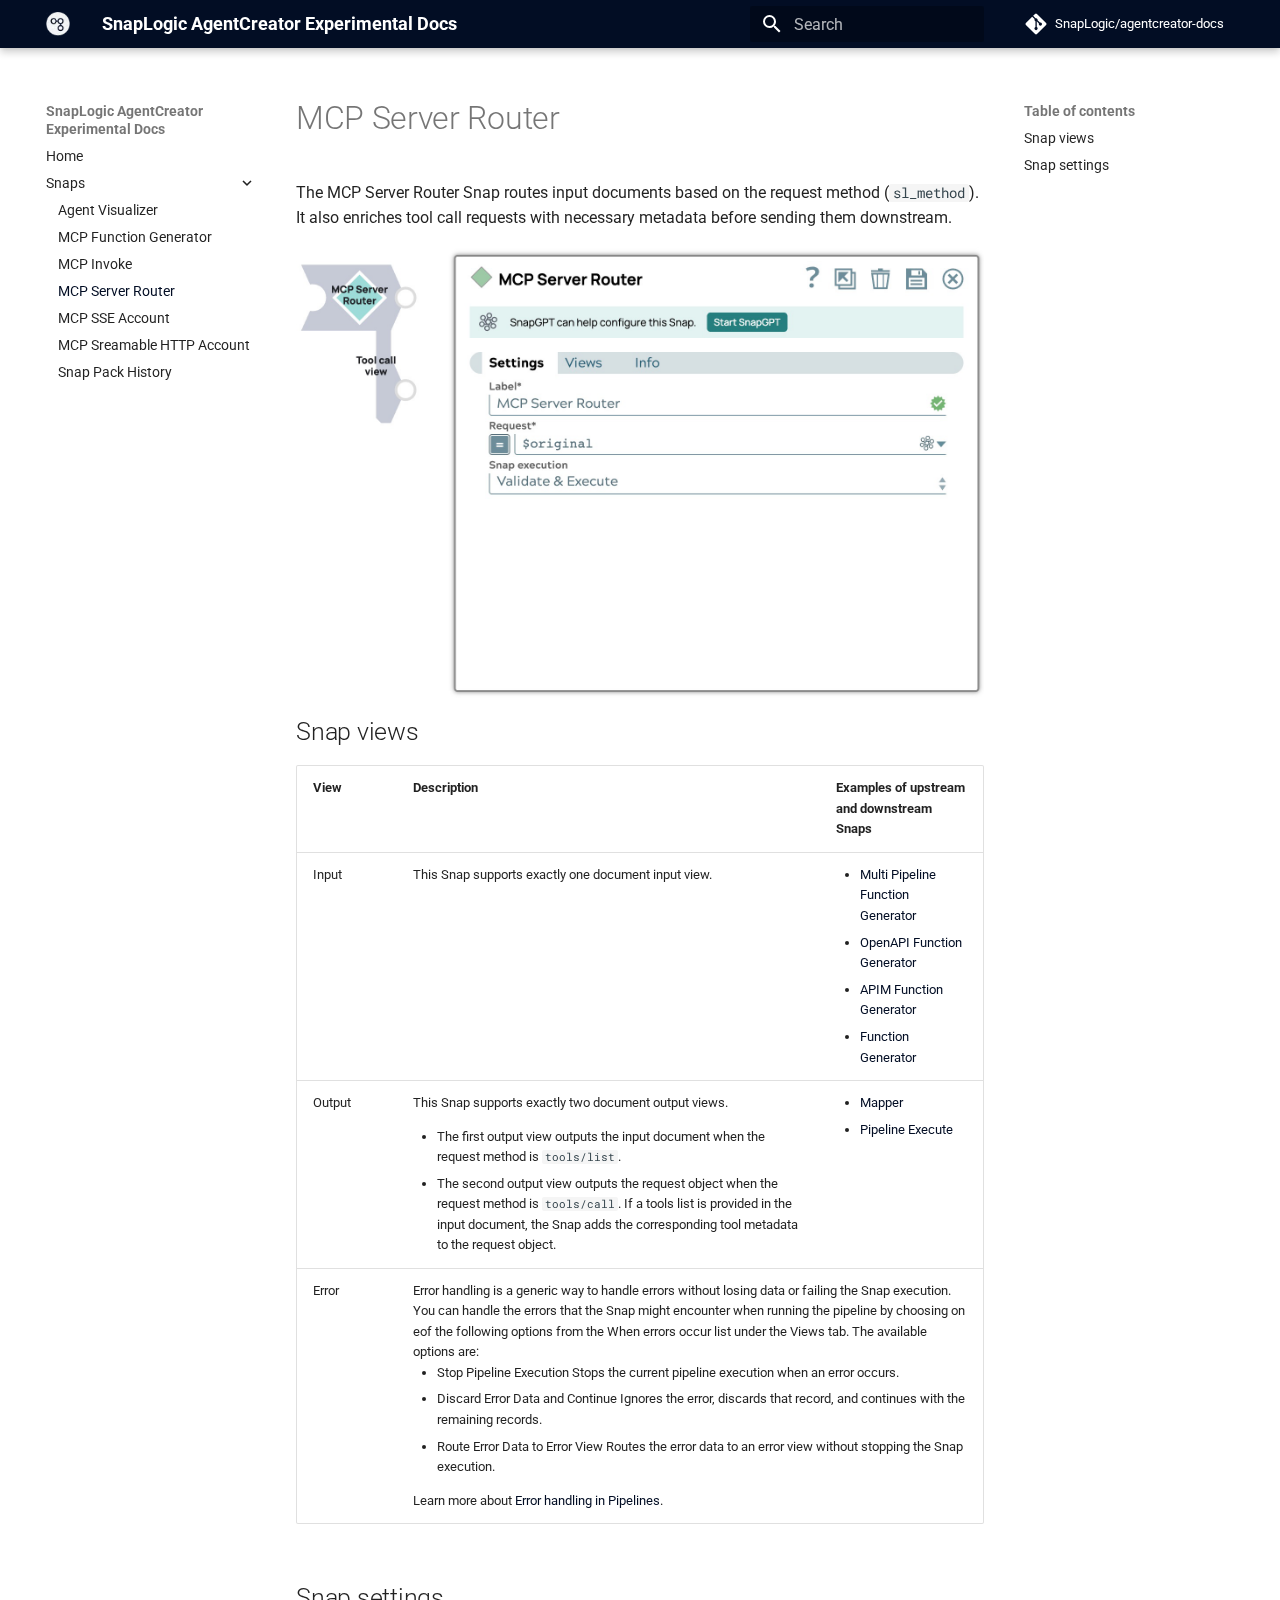
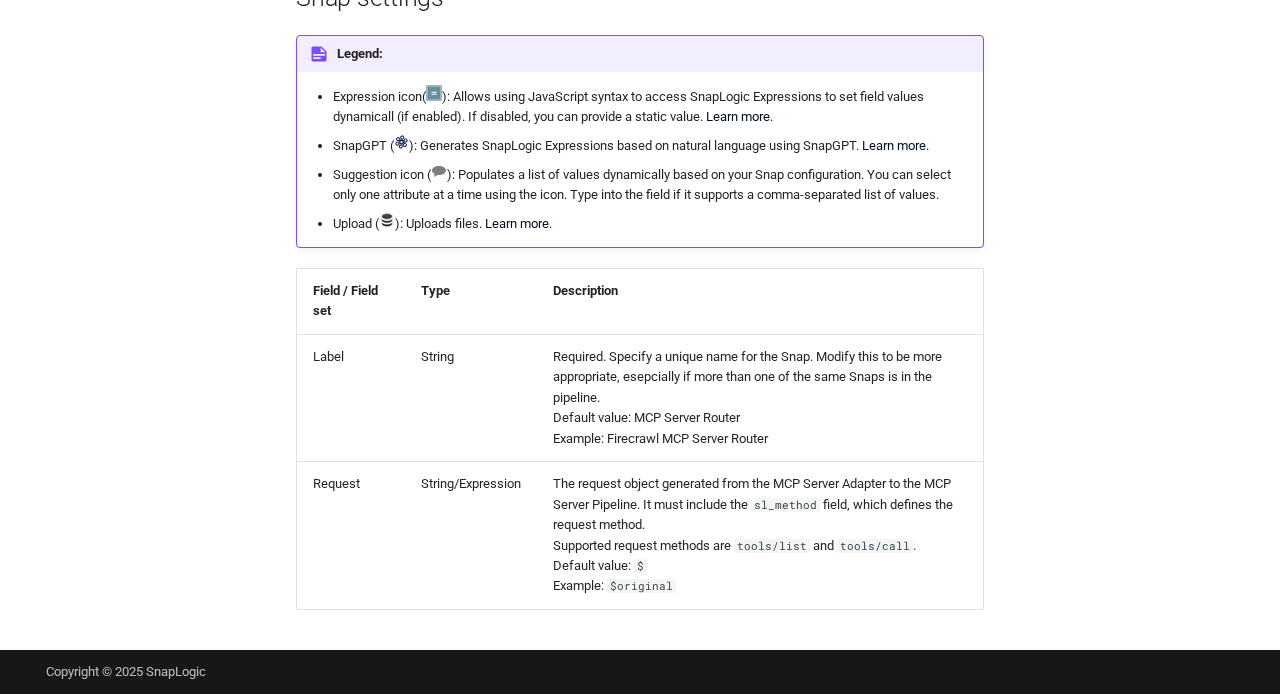
<file: snaps/mcp-server-router/index.html>
<!doctype html>
<html lang="en" class="no-js">
  <head>
    
      <meta charset="utf-8">
      <meta name="viewport" content="width=device-width,initial-scale=1">
      
      
      
      
        <link rel="prev" href="../mcp-invoke/">
      
      
        <link rel="next" href="../mcp-sse-account/">
      
      
      <link rel="icon" href="../../assets/favicon.ico">
      <meta name="generator" content="mkdocs-1.5.3, mkdocs-material-9.5.17">
    
    
      
        <title>MCP Server Router - SnapLogic AgentCreator Experimental Docs</title>
      
    
    
      <link rel="stylesheet" href="../../assets/stylesheets/main.bcfcd587.min.css">
      
        
        <link rel="stylesheet" href="../../assets/stylesheets/palette.06af60db.min.css">
      
      
  
  
    
    
  
  
  <style>:root{--md-admonition-icon--example:url('data:image/svg+xml;charset=utf-8,<svg xmlns="http://www.w3.org/2000/svg" viewBox="0 0 24 24"><path d="M14 10h5.5L14 4.5V10M5 3h10l6 6v10a2 2 0 0 1-2 2H5a2 2 0 0 1-2-2V5c0-1.11.89-2 2-2m0 9v2h14v-2H5m0 4v2h9v-2H5Z"/></svg>');}</style>



    
    
      
    
    
      
        
        
        <link rel="preconnect" href="https://fonts.gstatic.com" crossorigin>
        <link rel="stylesheet" href="https://fonts.googleapis.com/css?family=Roboto:300,300i,400,400i,700,700i%7CRoboto+Mono:400,400i,700,700i&display=fallback">
        <style>:root{--md-text-font:"Roboto";--md-code-font:"Roboto Mono"}</style>
      
    
    
      <link rel="stylesheet" href="../../stylesheets/extras.css">
    
    <script>__md_scope=new URL("../..",location),__md_hash=e=>[...e].reduce((e,_)=>(e<<5)-e+_.charCodeAt(0),0),__md_get=(e,_=localStorage,t=__md_scope)=>JSON.parse(_.getItem(t.pathname+"."+e)),__md_set=(e,_,t=localStorage,a=__md_scope)=>{try{t.setItem(a.pathname+"."+e,JSON.stringify(_))}catch(e){}}</script>
    
      

    
    
    
  </head>
  
  
    
    
    
    
    
    <body dir="ltr" data-md-color-scheme="default" data-md-color-primary="custom" data-md-color-accent="indigo">
  
    
    <input class="md-toggle" data-md-toggle="drawer" type="checkbox" id="__drawer" autocomplete="off">
    <input class="md-toggle" data-md-toggle="search" type="checkbox" id="__search" autocomplete="off">
    <label class="md-overlay" for="__drawer"></label>
    <div data-md-component="skip">
      
        
        <a href="#mcp-server-router" class="md-skip">
          Skip to content
        </a>
      
    </div>
    <div data-md-component="announce">
      
    </div>
    
    
      

  

<header class="md-header md-header--shadow" data-md-component="header">
  <nav class="md-header__inner md-grid" aria-label="Header">
    <a href="../.." title="SnapLogic AgentCreator Experimental Docs" class="md-header__button md-logo" aria-label="SnapLogic AgentCreator Experimental Docs" data-md-component="logo">
      
  <img src="../../assets/snaplogic.png" alt="logo">

    </a>
    <label class="md-header__button md-icon" for="__drawer">
      
      <svg xmlns="http://www.w3.org/2000/svg" viewBox="0 0 24 24"><path d="M3 6h18v2H3V6m0 5h18v2H3v-2m0 5h18v2H3v-2Z"/></svg>
    </label>
    <div class="md-header__title" data-md-component="header-title">
      <div class="md-header__ellipsis">
        <div class="md-header__topic">
          <span class="md-ellipsis">
            SnapLogic AgentCreator Experimental Docs
          </span>
        </div>
        <div class="md-header__topic" data-md-component="header-topic">
          <span class="md-ellipsis">
            
              MCP Server Router
            
          </span>
        </div>
      </div>
    </div>
    
      
    
    
    
    
      <label class="md-header__button md-icon" for="__search">
        
        <svg xmlns="http://www.w3.org/2000/svg" viewBox="0 0 24 24"><path d="M9.5 3A6.5 6.5 0 0 1 16 9.5c0 1.61-.59 3.09-1.56 4.23l.27.27h.79l5 5-1.5 1.5-5-5v-.79l-.27-.27A6.516 6.516 0 0 1 9.5 16 6.5 6.5 0 0 1 3 9.5 6.5 6.5 0 0 1 9.5 3m0 2C7 5 5 7 5 9.5S7 14 9.5 14 14 12 14 9.5 12 5 9.5 5Z"/></svg>
      </label>
      <div class="md-search" data-md-component="search" role="dialog">
  <label class="md-search__overlay" for="__search"></label>
  <div class="md-search__inner" role="search">
    <form class="md-search__form" name="search">
      <input type="text" class="md-search__input" name="query" aria-label="Search" placeholder="Search" autocapitalize="off" autocorrect="off" autocomplete="off" spellcheck="false" data-md-component="search-query" required>
      <label class="md-search__icon md-icon" for="__search">
        
        <svg xmlns="http://www.w3.org/2000/svg" viewBox="0 0 24 24"><path d="M9.5 3A6.5 6.5 0 0 1 16 9.5c0 1.61-.59 3.09-1.56 4.23l.27.27h.79l5 5-1.5 1.5-5-5v-.79l-.27-.27A6.516 6.516 0 0 1 9.5 16 6.5 6.5 0 0 1 3 9.5 6.5 6.5 0 0 1 9.5 3m0 2C7 5 5 7 5 9.5S7 14 9.5 14 14 12 14 9.5 12 5 9.5 5Z"/></svg>
        
        <svg xmlns="http://www.w3.org/2000/svg" viewBox="0 0 24 24"><path d="M20 11v2H8l5.5 5.5-1.42 1.42L4.16 12l7.92-7.92L13.5 5.5 8 11h12Z"/></svg>
      </label>
      <nav class="md-search__options" aria-label="Search">
        
        <button type="reset" class="md-search__icon md-icon" title="Clear" aria-label="Clear" tabindex="-1">
          
          <svg xmlns="http://www.w3.org/2000/svg" viewBox="0 0 24 24"><path d="M19 6.41 17.59 5 12 10.59 6.41 5 5 6.41 10.59 12 5 17.59 6.41 19 12 13.41 17.59 19 19 17.59 13.41 12 19 6.41Z"/></svg>
        </button>
      </nav>
      
    </form>
    <div class="md-search__output">
      <div class="md-search__scrollwrap" data-md-scrollfix>
        <div class="md-search-result" data-md-component="search-result">
          <div class="md-search-result__meta">
            Initializing search
          </div>
          <ol class="md-search-result__list" role="presentation"></ol>
        </div>
      </div>
    </div>
  </div>
</div>
    
    
      <div class="md-header__source">
        <a href="https://github.com/SnapLogic/agentcreator-docs" title="Go to repository" class="md-source" data-md-component="source">
  <div class="md-source__icon md-icon">
    
    <svg xmlns="http://www.w3.org/2000/svg" viewBox="0 0 448 512"><!--! Font Awesome Free 6.5.1 by @fontawesome - https://fontawesome.com License - https://fontawesome.com/license/free (Icons: CC BY 4.0, Fonts: SIL OFL 1.1, Code: MIT License) Copyright 2023 Fonticons, Inc.--><path d="M439.55 236.05 244 40.45a28.87 28.87 0 0 0-40.81 0l-40.66 40.63 51.52 51.52c27.06-9.14 52.68 16.77 43.39 43.68l49.66 49.66c34.23-11.8 61.18 31 35.47 56.69-26.49 26.49-70.21-2.87-56-37.34L240.22 199v121.85c25.3 12.54 22.26 41.85 9.08 55a34.34 34.34 0 0 1-48.55 0c-17.57-17.6-11.07-46.91 11.25-56v-123c-20.8-8.51-24.6-30.74-18.64-45L142.57 101 8.45 235.14a28.86 28.86 0 0 0 0 40.81l195.61 195.6a28.86 28.86 0 0 0 40.8 0l194.69-194.69a28.86 28.86 0 0 0 0-40.81z"/></svg>
  </div>
  <div class="md-source__repository">
    SnapLogic/agentcreator-docs
  </div>
</a>
      </div>
    
  </nav>
  
</header>
    
    <div class="md-container" data-md-component="container">
      
      
        
          
        
      
      <main class="md-main" data-md-component="main">
        <div class="md-main__inner md-grid">
          
            
              
              <div class="md-sidebar md-sidebar--primary" data-md-component="sidebar" data-md-type="navigation" >
                <div class="md-sidebar__scrollwrap">
                  <div class="md-sidebar__inner">
                    



<nav class="md-nav md-nav--primary" aria-label="Navigation" data-md-level="0">
  <label class="md-nav__title" for="__drawer">
    <a href="../.." title="SnapLogic AgentCreator Experimental Docs" class="md-nav__button md-logo" aria-label="SnapLogic AgentCreator Experimental Docs" data-md-component="logo">
      
  <img src="../../assets/snaplogic.png" alt="logo">

    </a>
    SnapLogic AgentCreator Experimental Docs
  </label>
  
    <div class="md-nav__source">
      <a href="https://github.com/SnapLogic/agentcreator-docs" title="Go to repository" class="md-source" data-md-component="source">
  <div class="md-source__icon md-icon">
    
    <svg xmlns="http://www.w3.org/2000/svg" viewBox="0 0 448 512"><!--! Font Awesome Free 6.5.1 by @fontawesome - https://fontawesome.com License - https://fontawesome.com/license/free (Icons: CC BY 4.0, Fonts: SIL OFL 1.1, Code: MIT License) Copyright 2023 Fonticons, Inc.--><path d="M439.55 236.05 244 40.45a28.87 28.87 0 0 0-40.81 0l-40.66 40.63 51.52 51.52c27.06-9.14 52.68 16.77 43.39 43.68l49.66 49.66c34.23-11.8 61.18 31 35.47 56.69-26.49 26.49-70.21-2.87-56-37.34L240.22 199v121.85c25.3 12.54 22.26 41.85 9.08 55a34.34 34.34 0 0 1-48.55 0c-17.57-17.6-11.07-46.91 11.25-56v-123c-20.8-8.51-24.6-30.74-18.64-45L142.57 101 8.45 235.14a28.86 28.86 0 0 0 0 40.81l195.61 195.6a28.86 28.86 0 0 0 40.8 0l194.69-194.69a28.86 28.86 0 0 0 0-40.81z"/></svg>
  </div>
  <div class="md-source__repository">
    SnapLogic/agentcreator-docs
  </div>
</a>
    </div>
  
  <ul class="md-nav__list" data-md-scrollfix>
    
      
      
  
  
  
  
    <li class="md-nav__item">
      <a href="../.." class="md-nav__link">
        
  
  <span class="md-ellipsis">
    Home
  </span>
  

      </a>
    </li>
  

    
      
      
  
  
    
  
  
  
    
    
      
        
          
        
      
        
      
        
      
        
      
        
      
        
      
        
      
        
      
    
    
    
    <li class="md-nav__item md-nav__item--active md-nav__item--nested">
      
        
        
        <input class="md-nav__toggle md-toggle " type="checkbox" id="__nav_2" checked>
        
          
          
          <div class="md-nav__link md-nav__container">
            <a href="../" class="md-nav__link ">
              
  
  <span class="md-ellipsis">
    Snaps
  </span>
  

            </a>
            
              
              <label class="md-nav__link " for="__nav_2" id="__nav_2_label" tabindex="0">
                <span class="md-nav__icon md-icon"></span>
              </label>
            
          </div>
        
        <nav class="md-nav" data-md-level="1" aria-labelledby="__nav_2_label" aria-expanded="true">
          <label class="md-nav__title" for="__nav_2">
            <span class="md-nav__icon md-icon"></span>
            Snaps
          </label>
          <ul class="md-nav__list" data-md-scrollfix>
            
              
            
              
                
  
  
  
  
    <li class="md-nav__item">
      <a href="../agent-visualizer/" class="md-nav__link">
        
  
  <span class="md-ellipsis">
    Agent Visualizer
  </span>
  

      </a>
    </li>
  

              
            
              
                
  
  
  
  
    <li class="md-nav__item">
      <a href="../mcp-function-generator/" class="md-nav__link">
        
  
  <span class="md-ellipsis">
    MCP Function Generator
  </span>
  

      </a>
    </li>
  

              
            
              
                
  
  
  
  
    <li class="md-nav__item">
      <a href="../mcp-invoke/" class="md-nav__link">
        
  
  <span class="md-ellipsis">
    MCP Invoke
  </span>
  

      </a>
    </li>
  

              
            
              
                
  
  
    
  
  
  
    <li class="md-nav__item md-nav__item--active">
      
      <input class="md-nav__toggle md-toggle" type="checkbox" id="__toc">
      
      
        
      
      
        <label class="md-nav__link md-nav__link--active" for="__toc">
          
  
  <span class="md-ellipsis">
    MCP Server Router
  </span>
  

          <span class="md-nav__icon md-icon"></span>
        </label>
      
      <a href="./" class="md-nav__link md-nav__link--active">
        
  
  <span class="md-ellipsis">
    MCP Server Router
  </span>
  

      </a>
      
        

<nav class="md-nav md-nav--secondary" aria-label="Table of contents">
  
  
  
    
  
  
    <label class="md-nav__title" for="__toc">
      <span class="md-nav__icon md-icon"></span>
      Table of contents
    </label>
    <ul class="md-nav__list" data-md-component="toc" data-md-scrollfix>
      
        <li class="md-nav__item">
  <a href="#snap-views" class="md-nav__link">
    <span class="md-ellipsis">
      Snap views
    </span>
  </a>
  
</li>
      
        <li class="md-nav__item">
  <a href="#snap-settings" class="md-nav__link">
    <span class="md-ellipsis">
      Snap settings
    </span>
  </a>
  
</li>
      
    </ul>
  
</nav>
      
    </li>
  

              
            
              
                
  
  
  
  
    <li class="md-nav__item">
      <a href="../mcp-sse-account/" class="md-nav__link">
        
  
  <span class="md-ellipsis">
    MCP SSE Account
  </span>
  

      </a>
    </li>
  

              
            
              
                
  
  
  
  
    <li class="md-nav__item">
      <a href="../mcp-streamable-http-account/" class="md-nav__link">
        
  
  <span class="md-ellipsis">
    MCP Sreamable HTTP Account
  </span>
  

      </a>
    </li>
  

              
            
              
                
  
  
  
  
    <li class="md-nav__item">
      <a href="../snap-pack-history/" class="md-nav__link">
        
  
  <span class="md-ellipsis">
    Snap Pack History
  </span>
  

      </a>
    </li>
  

              
            
          </ul>
        </nav>
      
    </li>
  

    
  </ul>
</nav>
                  </div>
                </div>
              </div>
            
            
              
              <div class="md-sidebar md-sidebar--secondary" data-md-component="sidebar" data-md-type="toc" >
                <div class="md-sidebar__scrollwrap">
                  <div class="md-sidebar__inner">
                    

<nav class="md-nav md-nav--secondary" aria-label="Table of contents">
  
  
  
    
  
  
    <label class="md-nav__title" for="__toc">
      <span class="md-nav__icon md-icon"></span>
      Table of contents
    </label>
    <ul class="md-nav__list" data-md-component="toc" data-md-scrollfix>
      
        <li class="md-nav__item">
  <a href="#snap-views" class="md-nav__link">
    <span class="md-ellipsis">
      Snap views
    </span>
  </a>
  
</li>
      
        <li class="md-nav__item">
  <a href="#snap-settings" class="md-nav__link">
    <span class="md-ellipsis">
      Snap settings
    </span>
  </a>
  
</li>
      
    </ul>
  
</nav>
                  </div>
                </div>
              </div>
            
          
          
            <div class="md-content" data-md-component="content">
              <article class="md-content__inner md-typeset">
                
                  

  
  


<h1 id="mcp-server-router">MCP Server Router</h1>
<p>The MCP Server Router Snap routes input documents based on the request method (<code>sl_method</code>). It also enriches tool call requests with necessary metadata before sending them downstream.</p>
<p><img align="left" alt="MCP Server Router screenshot" src="../../img/mcp-server-router.png" /></p>
<h2 id="snap-views">Snap views</h2>
<table>
    <tr>
        <th>View</th>
        <th>Description</th>
        <th>Examples of upstream and downstream Snaps</th>
    </tr>
    <tr>
        <td>Input</td>
        <td>This Snap supports exactly one document input view.</td>
        <td><ul>
            <li><a href="https://docs.snaplogic.com/snaps/snaps-machine-learning/sp-llm-utilities/snap-multi-pipeline-func-gen.html">Multi Pipeline Function Generator</a></li>
            <li><a href="https://docs.snaplogic.com/snaps/snaps-machine-learning/sp-llm-utilities/snap-openapi-func-gen.html">OpenAPI Function Generator</a></li>
            <li><a href="https://docs.snaplogic.com/snaps/snaps-machine-learning/sp-llm-utilities/snap-apim-to-functions.html">APIM Function Generator</a></li>
            <li><a href="https://docs.snaplogic.com/snaps/snaps-machine-learning/sp-llm-utilities/snap-func-gen.html">Function Generator</a></li>
        </ul></td>
    </tr>
    <tr>
        <td>Output</td>
        <td>This Snap supports exactly two document output views.<br/>
        <ul>
            <li>The first output view outputs the input document when the request method is <code>tools/list</code>.</li>
            <li>The second output view outputs the request object when the request method is <code>tools/call</code>. If a tools list is provided in the input document, the Snap adds the corresponding tool metadata to the request object.</li>
        </ul></td>
        <td><ul>
            <li><a href="https://docs-snaplogic.atlassian.net/wiki/spaces/SD/pages/1438286/Mapper">Mapper</a></li>
            <li><a href="https://docs-snaplogic.atlassian.net/wiki/spaces/SD/pages/1438684/Pipeline+Execute">Pipeline Execute</a></li>
        </ul></td>
    </tr>
    <tr>
        <td>Error</td>
        <td colspan="2">Error handling is a generic way to handle errors without losing data or failing the Snap execution. You can handle the errors that the Snap might encounter when running the pipeline by choosing on eof the following options from the When errors occur list under the Views tab. The available options are:<ul><li>Stop Pipeline Execution Stops the current pipeline execution when an error occurs.</li><li>Discard Error Data and Continue Ignores the error, discards that record, and continues with the remaining records.</li><li>Route Error Data to Error View Routes the error data to an error view without stopping the Snap execution.</li></ul>Learn more about <a href="https://docs-snaplogic.atlassian.net/wiki/spaces/SD/pages/81526859">Error handling in Pipelines</a>.</td>
    </tr>
</table>

<h2 id="snap-settings">Snap settings</h2>
<div class="admonition example">
<p class="admonition-title">Legend:</p>
<ul>
<li>Expression icon(<img alt="Expression Toggle" src="../../img/expression_toggle.svg" style="height:16px" />): Allows using JavaScript syntax to access SnapLogic Expressions to set field values dynamicall (if enabled). If disabled, you can provide a static value. <a href="https://docs-snaplogic.atlassian.net/wiki/spaces/SD/pages/1438042/Understanding+Expressions+in+SnapLogic">Learn more</a>.</li>
<li>SnapGPT (<img alt="SnapGPT Icon" src="../../img/snapgpt_logo.svg" style="height:16px" />): Generates SnapLogic Expressions based on natural language using SnapGPT. <a href="https://d14w8g1erguuat.cloudfront.net/rvw-jb-stage-202506-draft1/snapgpt/snapgpt-generate-expressions-mapper-snap.html">Learn more</a>.</li>
<li>Suggestion icon (<img alt="Suggest Icon" src="../../img/suggest_icon.svg" style="height:16px" />): Populates a list of values dynamically based on your Snap configuration. You can select only one attribute at a time using the icon. Type into the field if it supports a comma-separated list of values.</li>
<li>Upload (<img alt="Upload Icon" src="../../img/upload_icon.webp" style="height:16px" />): Uploads files. <a href="https://docs-snaplogic.atlassian.net/wiki/spaces/SD/pages/1439404">Learn more</a>.</li>
</ul>
</div>
<table>
<thead>
<tr>
<th>Field / Field set</th>
<th>Type</th>
<th>Description</th>
</tr>
</thead>
<tbody>
<tr>
<td>Label</td>
<td>String</td>
<td>Required. Specify a unique name for the Snap. Modify this to be more appropriate, esepcially if more than one of the same Snaps is in the pipeline.<br/>Default value: MCP Server Router<br/>Example: Firecrawl MCP Server Router</td>
</tr>
<tr>
<td>Request</td>
<td>String/Expression</td>
<td>The request object generated from the MCP Server Adapter to the MCP Server Pipeline. It must include the <code>sl_method</code> field, which defines the request method.<br />Supported request methods are <code>tools/list</code> and <code>tools/call</code>.<br/>Default value:  <code>$</code><br/>Example: <code>$original</code></td>
</tr>
</tbody>
</table>












                
              </article>
            </div>
          
          
<script>var target=document.getElementById(location.hash.slice(1));target&&target.name&&(target.checked=target.name.startsWith("__tabbed_"))</script>
        </div>
        
      </main>
      
        <footer class="md-footer">
  
  <div class="md-footer-meta md-typeset">
    <div class="md-footer-meta__inner md-grid">
      <div class="md-copyright">
  
    <div class="md-copyright__highlight">
      Copyright &copy; 2025 SnapLogic
    </div>
  
  
</div>
      
    </div>
  </div>
</footer>
      
    </div>
    <div class="md-dialog" data-md-component="dialog">
      <div class="md-dialog__inner md-typeset"></div>
    </div>
    
    
    <script id="__config" type="application/json">{"base": "../..", "features": ["navigation.expand", "navigation.indexes"], "search": "../../assets/javascripts/workers/search.b8dbb3d2.min.js", "translations": {"clipboard.copied": "Copied to clipboard", "clipboard.copy": "Copy to clipboard", "search.result.more.one": "1 more on this page", "search.result.more.other": "# more on this page", "search.result.none": "No matching documents", "search.result.one": "1 matching document", "search.result.other": "# matching documents", "search.result.placeholder": "Type to start searching", "search.result.term.missing": "Missing", "select.version": "Select version"}}</script>
    
    
      <script src="../../assets/javascripts/bundle.1e8ae164.min.js"></script>
      
    
  </body>
</html>
</file>
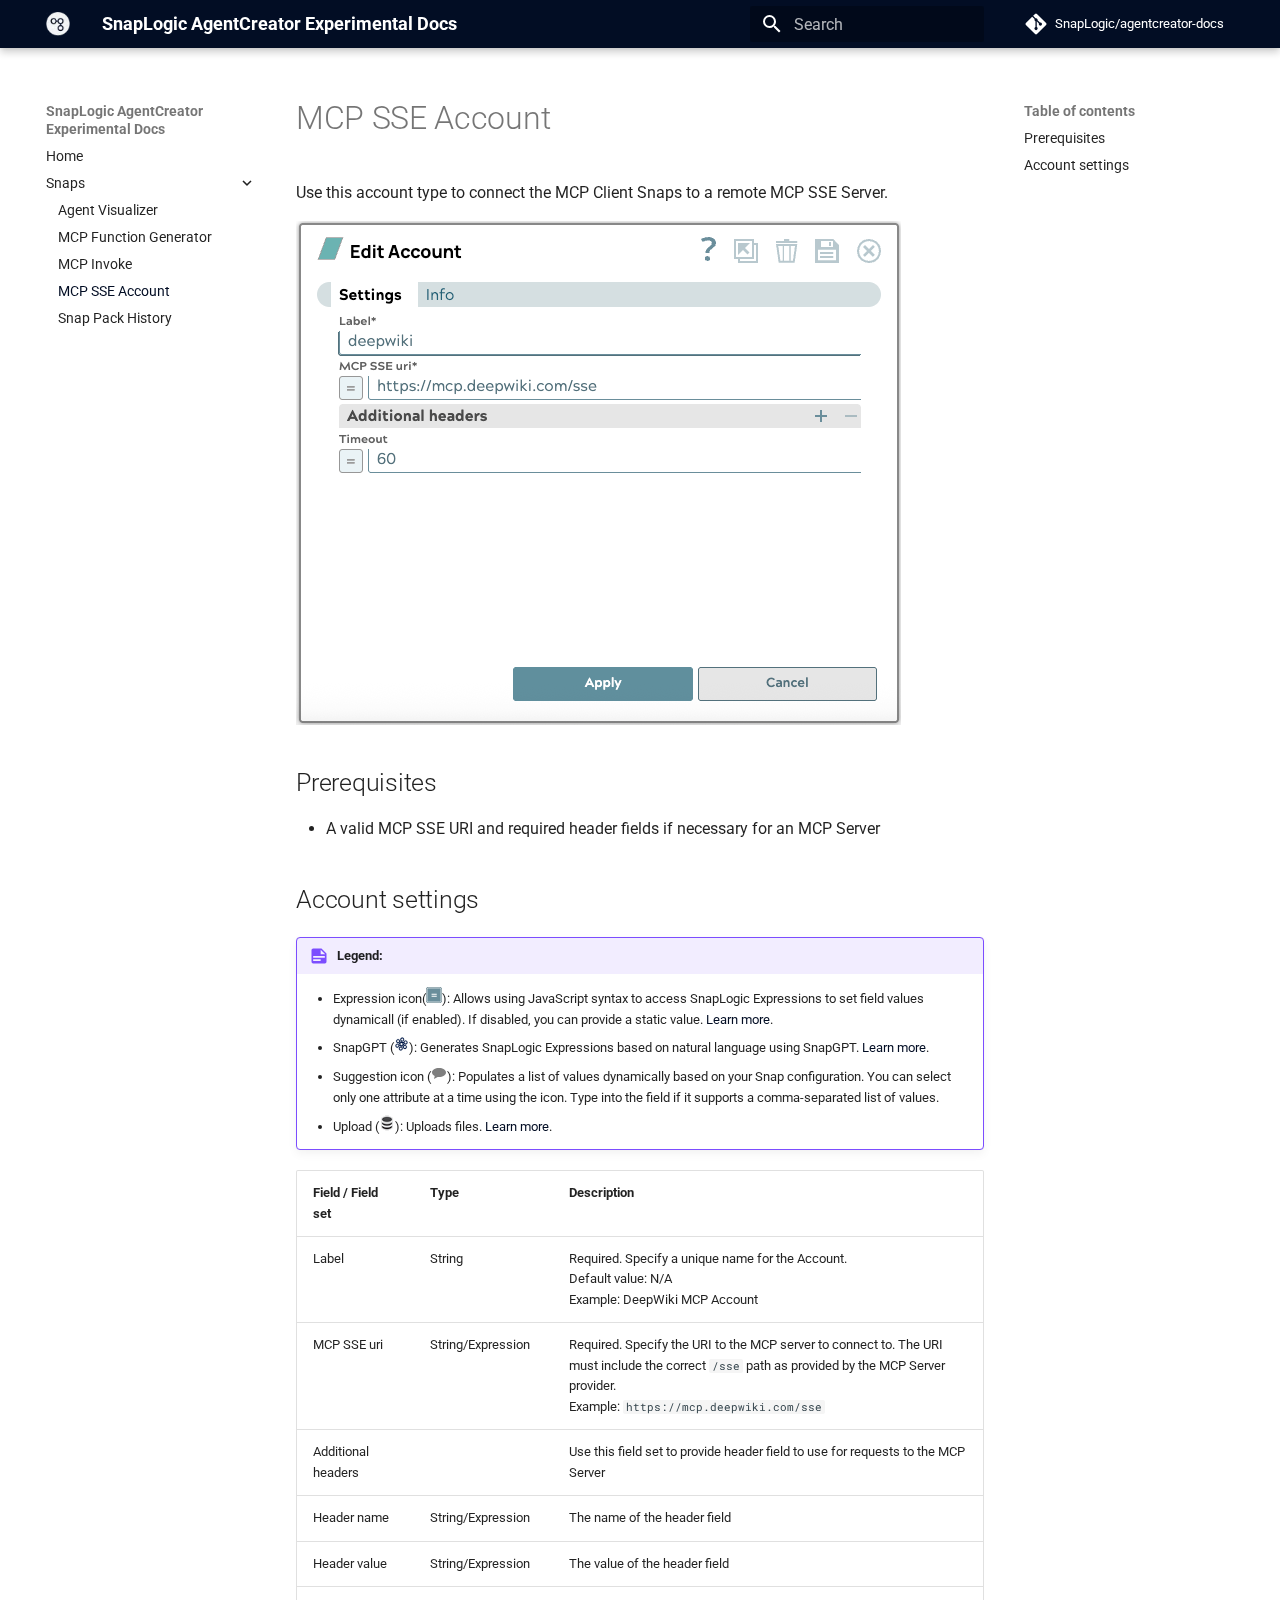
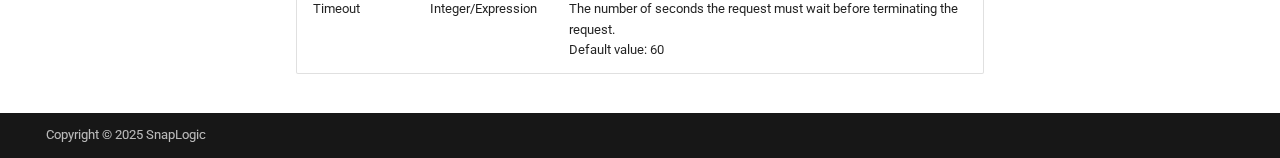
<file: snaps/mcp-sse-account/index.html>
<!doctype html>
<html lang="en" class="no-js">
  <head>
    
      <meta charset="utf-8">
      <meta name="viewport" content="width=device-width,initial-scale=1">
      
      
      
      
        <link rel="prev" href="../mcp-invoke/">
      
      
        <link rel="next" href="../snap-pack-history/">
      
      
      <link rel="icon" href="../../assets/favicon.ico">
      <meta name="generator" content="mkdocs-1.5.3, mkdocs-material-9.5.17">
    
    
      
        <title>MCP SSE Account - SnapLogic AgentCreator Experimental Docs</title>
      
    
    
      <link rel="stylesheet" href="../../assets/stylesheets/main.bcfcd587.min.css">
      
        
        <link rel="stylesheet" href="../../assets/stylesheets/palette.06af60db.min.css">
      
      
  
  
    
    
  
  
  <style>:root{--md-admonition-icon--example:url('data:image/svg+xml;charset=utf-8,<svg xmlns="http://www.w3.org/2000/svg" viewBox="0 0 24 24"><path d="M14 10h5.5L14 4.5V10M5 3h10l6 6v10a2 2 0 0 1-2 2H5a2 2 0 0 1-2-2V5c0-1.11.89-2 2-2m0 9v2h14v-2H5m0 4v2h9v-2H5Z"/></svg>');}</style>



    
    
      
    
    
      
        
        
        <link rel="preconnect" href="https://fonts.gstatic.com" crossorigin>
        <link rel="stylesheet" href="https://fonts.googleapis.com/css?family=Roboto:300,300i,400,400i,700,700i%7CRoboto+Mono:400,400i,700,700i&display=fallback">
        <style>:root{--md-text-font:"Roboto";--md-code-font:"Roboto Mono"}</style>
      
    
    
      <link rel="stylesheet" href="../../stylesheets/extras.css">
    
    <script>__md_scope=new URL("../..",location),__md_hash=e=>[...e].reduce((e,_)=>(e<<5)-e+_.charCodeAt(0),0),__md_get=(e,_=localStorage,t=__md_scope)=>JSON.parse(_.getItem(t.pathname+"."+e)),__md_set=(e,_,t=localStorage,a=__md_scope)=>{try{t.setItem(a.pathname+"."+e,JSON.stringify(_))}catch(e){}}</script>
    
      

    
    
    
  </head>
  
  
    
    
    
    
    
    <body dir="ltr" data-md-color-scheme="default" data-md-color-primary="custom" data-md-color-accent="indigo">
  
    
    <input class="md-toggle" data-md-toggle="drawer" type="checkbox" id="__drawer" autocomplete="off">
    <input class="md-toggle" data-md-toggle="search" type="checkbox" id="__search" autocomplete="off">
    <label class="md-overlay" for="__drawer"></label>
    <div data-md-component="skip">
      
        
        <a href="#mcp-sse-account" class="md-skip">
          Skip to content
        </a>
      
    </div>
    <div data-md-component="announce">
      
    </div>
    
    
      

  

<header class="md-header md-header--shadow" data-md-component="header">
  <nav class="md-header__inner md-grid" aria-label="Header">
    <a href="../.." title="SnapLogic AgentCreator Experimental Docs" class="md-header__button md-logo" aria-label="SnapLogic AgentCreator Experimental Docs" data-md-component="logo">
      
  <img src="../../assets/snaplogic.png" alt="logo">

    </a>
    <label class="md-header__button md-icon" for="__drawer">
      
      <svg xmlns="http://www.w3.org/2000/svg" viewBox="0 0 24 24"><path d="M3 6h18v2H3V6m0 5h18v2H3v-2m0 5h18v2H3v-2Z"/></svg>
    </label>
    <div class="md-header__title" data-md-component="header-title">
      <div class="md-header__ellipsis">
        <div class="md-header__topic">
          <span class="md-ellipsis">
            SnapLogic AgentCreator Experimental Docs
          </span>
        </div>
        <div class="md-header__topic" data-md-component="header-topic">
          <span class="md-ellipsis">
            
              MCP SSE Account
            
          </span>
        </div>
      </div>
    </div>
    
      
    
    
    
    
      <label class="md-header__button md-icon" for="__search">
        
        <svg xmlns="http://www.w3.org/2000/svg" viewBox="0 0 24 24"><path d="M9.5 3A6.5 6.5 0 0 1 16 9.5c0 1.61-.59 3.09-1.56 4.23l.27.27h.79l5 5-1.5 1.5-5-5v-.79l-.27-.27A6.516 6.516 0 0 1 9.5 16 6.5 6.5 0 0 1 3 9.5 6.5 6.5 0 0 1 9.5 3m0 2C7 5 5 7 5 9.5S7 14 9.5 14 14 12 14 9.5 12 5 9.5 5Z"/></svg>
      </label>
      <div class="md-search" data-md-component="search" role="dialog">
  <label class="md-search__overlay" for="__search"></label>
  <div class="md-search__inner" role="search">
    <form class="md-search__form" name="search">
      <input type="text" class="md-search__input" name="query" aria-label="Search" placeholder="Search" autocapitalize="off" autocorrect="off" autocomplete="off" spellcheck="false" data-md-component="search-query" required>
      <label class="md-search__icon md-icon" for="__search">
        
        <svg xmlns="http://www.w3.org/2000/svg" viewBox="0 0 24 24"><path d="M9.5 3A6.5 6.5 0 0 1 16 9.5c0 1.61-.59 3.09-1.56 4.23l.27.27h.79l5 5-1.5 1.5-5-5v-.79l-.27-.27A6.516 6.516 0 0 1 9.5 16 6.5 6.5 0 0 1 3 9.5 6.5 6.5 0 0 1 9.5 3m0 2C7 5 5 7 5 9.5S7 14 9.5 14 14 12 14 9.5 12 5 9.5 5Z"/></svg>
        
        <svg xmlns="http://www.w3.org/2000/svg" viewBox="0 0 24 24"><path d="M20 11v2H8l5.5 5.5-1.42 1.42L4.16 12l7.92-7.92L13.5 5.5 8 11h12Z"/></svg>
      </label>
      <nav class="md-search__options" aria-label="Search">
        
        <button type="reset" class="md-search__icon md-icon" title="Clear" aria-label="Clear" tabindex="-1">
          
          <svg xmlns="http://www.w3.org/2000/svg" viewBox="0 0 24 24"><path d="M19 6.41 17.59 5 12 10.59 6.41 5 5 6.41 10.59 12 5 17.59 6.41 19 12 13.41 17.59 19 19 17.59 13.41 12 19 6.41Z"/></svg>
        </button>
      </nav>
      
    </form>
    <div class="md-search__output">
      <div class="md-search__scrollwrap" data-md-scrollfix>
        <div class="md-search-result" data-md-component="search-result">
          <div class="md-search-result__meta">
            Initializing search
          </div>
          <ol class="md-search-result__list" role="presentation"></ol>
        </div>
      </div>
    </div>
  </div>
</div>
    
    
      <div class="md-header__source">
        <a href="https://github.com/SnapLogic/agentcreator-docs" title="Go to repository" class="md-source" data-md-component="source">
  <div class="md-source__icon md-icon">
    
    <svg xmlns="http://www.w3.org/2000/svg" viewBox="0 0 448 512"><!--! Font Awesome Free 6.5.1 by @fontawesome - https://fontawesome.com License - https://fontawesome.com/license/free (Icons: CC BY 4.0, Fonts: SIL OFL 1.1, Code: MIT License) Copyright 2023 Fonticons, Inc.--><path d="M439.55 236.05 244 40.45a28.87 28.87 0 0 0-40.81 0l-40.66 40.63 51.52 51.52c27.06-9.14 52.68 16.77 43.39 43.68l49.66 49.66c34.23-11.8 61.18 31 35.47 56.69-26.49 26.49-70.21-2.87-56-37.34L240.22 199v121.85c25.3 12.54 22.26 41.85 9.08 55a34.34 34.34 0 0 1-48.55 0c-17.57-17.6-11.07-46.91 11.25-56v-123c-20.8-8.51-24.6-30.74-18.64-45L142.57 101 8.45 235.14a28.86 28.86 0 0 0 0 40.81l195.61 195.6a28.86 28.86 0 0 0 40.8 0l194.69-194.69a28.86 28.86 0 0 0 0-40.81z"/></svg>
  </div>
  <div class="md-source__repository">
    SnapLogic/agentcreator-docs
  </div>
</a>
      </div>
    
  </nav>
  
</header>
    
    <div class="md-container" data-md-component="container">
      
      
        
          
        
      
      <main class="md-main" data-md-component="main">
        <div class="md-main__inner md-grid">
          
            
              
              <div class="md-sidebar md-sidebar--primary" data-md-component="sidebar" data-md-type="navigation" >
                <div class="md-sidebar__scrollwrap">
                  <div class="md-sidebar__inner">
                    



<nav class="md-nav md-nav--primary" aria-label="Navigation" data-md-level="0">
  <label class="md-nav__title" for="__drawer">
    <a href="../.." title="SnapLogic AgentCreator Experimental Docs" class="md-nav__button md-logo" aria-label="SnapLogic AgentCreator Experimental Docs" data-md-component="logo">
      
  <img src="../../assets/snaplogic.png" alt="logo">

    </a>
    SnapLogic AgentCreator Experimental Docs
  </label>
  
    <div class="md-nav__source">
      <a href="https://github.com/SnapLogic/agentcreator-docs" title="Go to repository" class="md-source" data-md-component="source">
  <div class="md-source__icon md-icon">
    
    <svg xmlns="http://www.w3.org/2000/svg" viewBox="0 0 448 512"><!--! Font Awesome Free 6.5.1 by @fontawesome - https://fontawesome.com License - https://fontawesome.com/license/free (Icons: CC BY 4.0, Fonts: SIL OFL 1.1, Code: MIT License) Copyright 2023 Fonticons, Inc.--><path d="M439.55 236.05 244 40.45a28.87 28.87 0 0 0-40.81 0l-40.66 40.63 51.52 51.52c27.06-9.14 52.68 16.77 43.39 43.68l49.66 49.66c34.23-11.8 61.18 31 35.47 56.69-26.49 26.49-70.21-2.87-56-37.34L240.22 199v121.85c25.3 12.54 22.26 41.85 9.08 55a34.34 34.34 0 0 1-48.55 0c-17.57-17.6-11.07-46.91 11.25-56v-123c-20.8-8.51-24.6-30.74-18.64-45L142.57 101 8.45 235.14a28.86 28.86 0 0 0 0 40.81l195.61 195.6a28.86 28.86 0 0 0 40.8 0l194.69-194.69a28.86 28.86 0 0 0 0-40.81z"/></svg>
  </div>
  <div class="md-source__repository">
    SnapLogic/agentcreator-docs
  </div>
</a>
    </div>
  
  <ul class="md-nav__list" data-md-scrollfix>
    
      
      
  
  
  
  
    <li class="md-nav__item">
      <a href="../.." class="md-nav__link">
        
  
  <span class="md-ellipsis">
    Home
  </span>
  

      </a>
    </li>
  

    
      
      
  
  
    
  
  
  
    
    
      
        
          
        
      
        
      
        
      
        
      
        
      
        
      
    
    
    
    <li class="md-nav__item md-nav__item--active md-nav__item--nested">
      
        
        
        <input class="md-nav__toggle md-toggle " type="checkbox" id="__nav_2" checked>
        
          
          
          <div class="md-nav__link md-nav__container">
            <a href="../" class="md-nav__link ">
              
  
  <span class="md-ellipsis">
    Snaps
  </span>
  

            </a>
            
              
              <label class="md-nav__link " for="__nav_2" id="__nav_2_label" tabindex="0">
                <span class="md-nav__icon md-icon"></span>
              </label>
            
          </div>
        
        <nav class="md-nav" data-md-level="1" aria-labelledby="__nav_2_label" aria-expanded="true">
          <label class="md-nav__title" for="__nav_2">
            <span class="md-nav__icon md-icon"></span>
            Snaps
          </label>
          <ul class="md-nav__list" data-md-scrollfix>
            
              
            
              
                
  
  
  
  
    <li class="md-nav__item">
      <a href="../agent-visualizer/" class="md-nav__link">
        
  
  <span class="md-ellipsis">
    Agent Visualizer
  </span>
  

      </a>
    </li>
  

              
            
              
                
  
  
  
  
    <li class="md-nav__item">
      <a href="../mcp-function-generator/" class="md-nav__link">
        
  
  <span class="md-ellipsis">
    MCP Function Generator
  </span>
  

      </a>
    </li>
  

              
            
              
                
  
  
  
  
    <li class="md-nav__item">
      <a href="../mcp-invoke/" class="md-nav__link">
        
  
  <span class="md-ellipsis">
    MCP Invoke
  </span>
  

      </a>
    </li>
  

              
            
              
                
  
  
    
  
  
  
    <li class="md-nav__item md-nav__item--active">
      
      <input class="md-nav__toggle md-toggle" type="checkbox" id="__toc">
      
      
        
      
      
        <label class="md-nav__link md-nav__link--active" for="__toc">
          
  
  <span class="md-ellipsis">
    MCP SSE Account
  </span>
  

          <span class="md-nav__icon md-icon"></span>
        </label>
      
      <a href="./" class="md-nav__link md-nav__link--active">
        
  
  <span class="md-ellipsis">
    MCP SSE Account
  </span>
  

      </a>
      
        

<nav class="md-nav md-nav--secondary" aria-label="Table of contents">
  
  
  
    
  
  
    <label class="md-nav__title" for="__toc">
      <span class="md-nav__icon md-icon"></span>
      Table of contents
    </label>
    <ul class="md-nav__list" data-md-component="toc" data-md-scrollfix>
      
        <li class="md-nav__item">
  <a href="#prerequisites" class="md-nav__link">
    <span class="md-ellipsis">
      Prerequisites
    </span>
  </a>
  
</li>
      
        <li class="md-nav__item">
  <a href="#account-settings" class="md-nav__link">
    <span class="md-ellipsis">
      Account settings
    </span>
  </a>
  
</li>
      
    </ul>
  
</nav>
      
    </li>
  

              
            
              
                
  
  
  
  
    <li class="md-nav__item">
      <a href="../snap-pack-history/" class="md-nav__link">
        
  
  <span class="md-ellipsis">
    Snap Pack History
  </span>
  

      </a>
    </li>
  

              
            
          </ul>
        </nav>
      
    </li>
  

    
  </ul>
</nav>
                  </div>
                </div>
              </div>
            
            
              
              <div class="md-sidebar md-sidebar--secondary" data-md-component="sidebar" data-md-type="toc" >
                <div class="md-sidebar__scrollwrap">
                  <div class="md-sidebar__inner">
                    

<nav class="md-nav md-nav--secondary" aria-label="Table of contents">
  
  
  
    
  
  
    <label class="md-nav__title" for="__toc">
      <span class="md-nav__icon md-icon"></span>
      Table of contents
    </label>
    <ul class="md-nav__list" data-md-component="toc" data-md-scrollfix>
      
        <li class="md-nav__item">
  <a href="#prerequisites" class="md-nav__link">
    <span class="md-ellipsis">
      Prerequisites
    </span>
  </a>
  
</li>
      
        <li class="md-nav__item">
  <a href="#account-settings" class="md-nav__link">
    <span class="md-ellipsis">
      Account settings
    </span>
  </a>
  
</li>
      
    </ul>
  
</nav>
                  </div>
                </div>
              </div>
            
          
          
            <div class="md-content" data-md-component="content">
              <article class="md-content__inner md-typeset">
                
                  

  
  


<h1 id="mcp-sse-account">MCP SSE Account</h1>
<p>Use this account type to connect the MCP Client Snaps to a remote MCP SSE Server. </p>
<p><img align="middle" alt="MCP SSE Account screenshot" src="../../img/mcp-sse-account.png" /></p>
<h2 id="prerequisites">Prerequisites</h2>
<ul>
<li>A valid MCP SSE URI and required header fields if necessary for an MCP Server</li>
</ul>
<h2 id="account-settings">Account settings</h2>
<div class="admonition example">
<p class="admonition-title">Legend:</p>
<ul>
<li>Expression icon(<img alt="Expression Toggle" src="../../img/expression_toggle.svg" style="height:16px" />): Allows using JavaScript syntax to access SnapLogic Expressions to set field values dynamicall (if enabled). If disabled, you can provide a static value. <a href="https://docs-snaplogic.atlassian.net/wiki/spaces/SD/pages/1438042/Understanding+Expressions+in+SnapLogic">Learn more</a>.</li>
<li>SnapGPT (<img alt="SnapGPT Icon" src="../../img/snapgpt_logo.svg" style="height:16px" />): Generates SnapLogic Expressions based on natural language using SnapGPT. <a href="https://d14w8g1erguuat.cloudfront.net/rvw-jb-stage-202506-draft1/snapgpt/snapgpt-generate-expressions-mapper-snap.html">Learn more</a>.</li>
<li>Suggestion icon (<img alt="Suggest Icon" src="../../img/suggest_icon.svg" style="height:16px" />): Populates a list of values dynamically based on your Snap configuration. You can select only one attribute at a time using the icon. Type into the field if it supports a comma-separated list of values.</li>
<li>Upload (<img alt="Upload Icon" src="../../img/upload_icon.webp" style="height:16px" />): Uploads files. <a href="https://docs-snaplogic.atlassian.net/wiki/spaces/SD/pages/1439404">Learn more</a>.</li>
</ul>
</div>
<table>
<thead>
<tr>
<th>Field / Field set</th>
<th>Type</th>
<th>Description</th>
</tr>
</thead>
<tbody>
<tr>
<td>Label</td>
<td>String</td>
<td>Required. Specify a unique name for the Account.<br/>Default value: N/A<br/>Example: DeepWiki MCP Account</td>
</tr>
<tr>
<td>MCP SSE uri</td>
<td>String/Expression</td>
<td>Required. Specify the URI to the MCP server to connect to. The URI must include the correct <code>/sse</code> path as provided by the MCP Server provider. <br/>Example: <code>https://mcp.deepwiki.com/sse</code></td>
</tr>
<tr>
<td>Additional headers</td>
<td></td>
<td>Use this field set to provide header field to use for requests to the MCP Server</td>
</tr>
<tr>
<td>Header name</td>
<td>String/Expression</td>
<td>The name of the header field</td>
</tr>
<tr>
<td>Header value</td>
<td>String/Expression</td>
<td>The value of the header field</td>
</tr>
<tr>
<td>Timeout</td>
<td>Integer/Expression</td>
<td>The number of seconds the request must wait before terminating the request. <br/>Default value: 60</td>
</tr>
</tbody>
</table>












                
              </article>
            </div>
          
          
<script>var target=document.getElementById(location.hash.slice(1));target&&target.name&&(target.checked=target.name.startsWith("__tabbed_"))</script>
        </div>
        
      </main>
      
        <footer class="md-footer">
  
  <div class="md-footer-meta md-typeset">
    <div class="md-footer-meta__inner md-grid">
      <div class="md-copyright">
  
    <div class="md-copyright__highlight">
      Copyright &copy; 2025 SnapLogic
    </div>
  
  
</div>
      
    </div>
  </div>
</footer>
      
    </div>
    <div class="md-dialog" data-md-component="dialog">
      <div class="md-dialog__inner md-typeset"></div>
    </div>
    
    
    <script id="__config" type="application/json">{"base": "../..", "features": ["navigation.expand", "navigation.indexes"], "search": "../../assets/javascripts/workers/search.b8dbb3d2.min.js", "translations": {"clipboard.copied": "Copied to clipboard", "clipboard.copy": "Copy to clipboard", "search.result.more.one": "1 more on this page", "search.result.more.other": "# more on this page", "search.result.none": "No matching documents", "search.result.one": "1 matching document", "search.result.other": "# matching documents", "search.result.placeholder": "Type to start searching", "search.result.term.missing": "Missing", "select.version": "Select version"}}</script>
    
    
      <script src="../../assets/javascripts/bundle.1e8ae164.min.js"></script>
      
    
  </body>
</html>
</file>
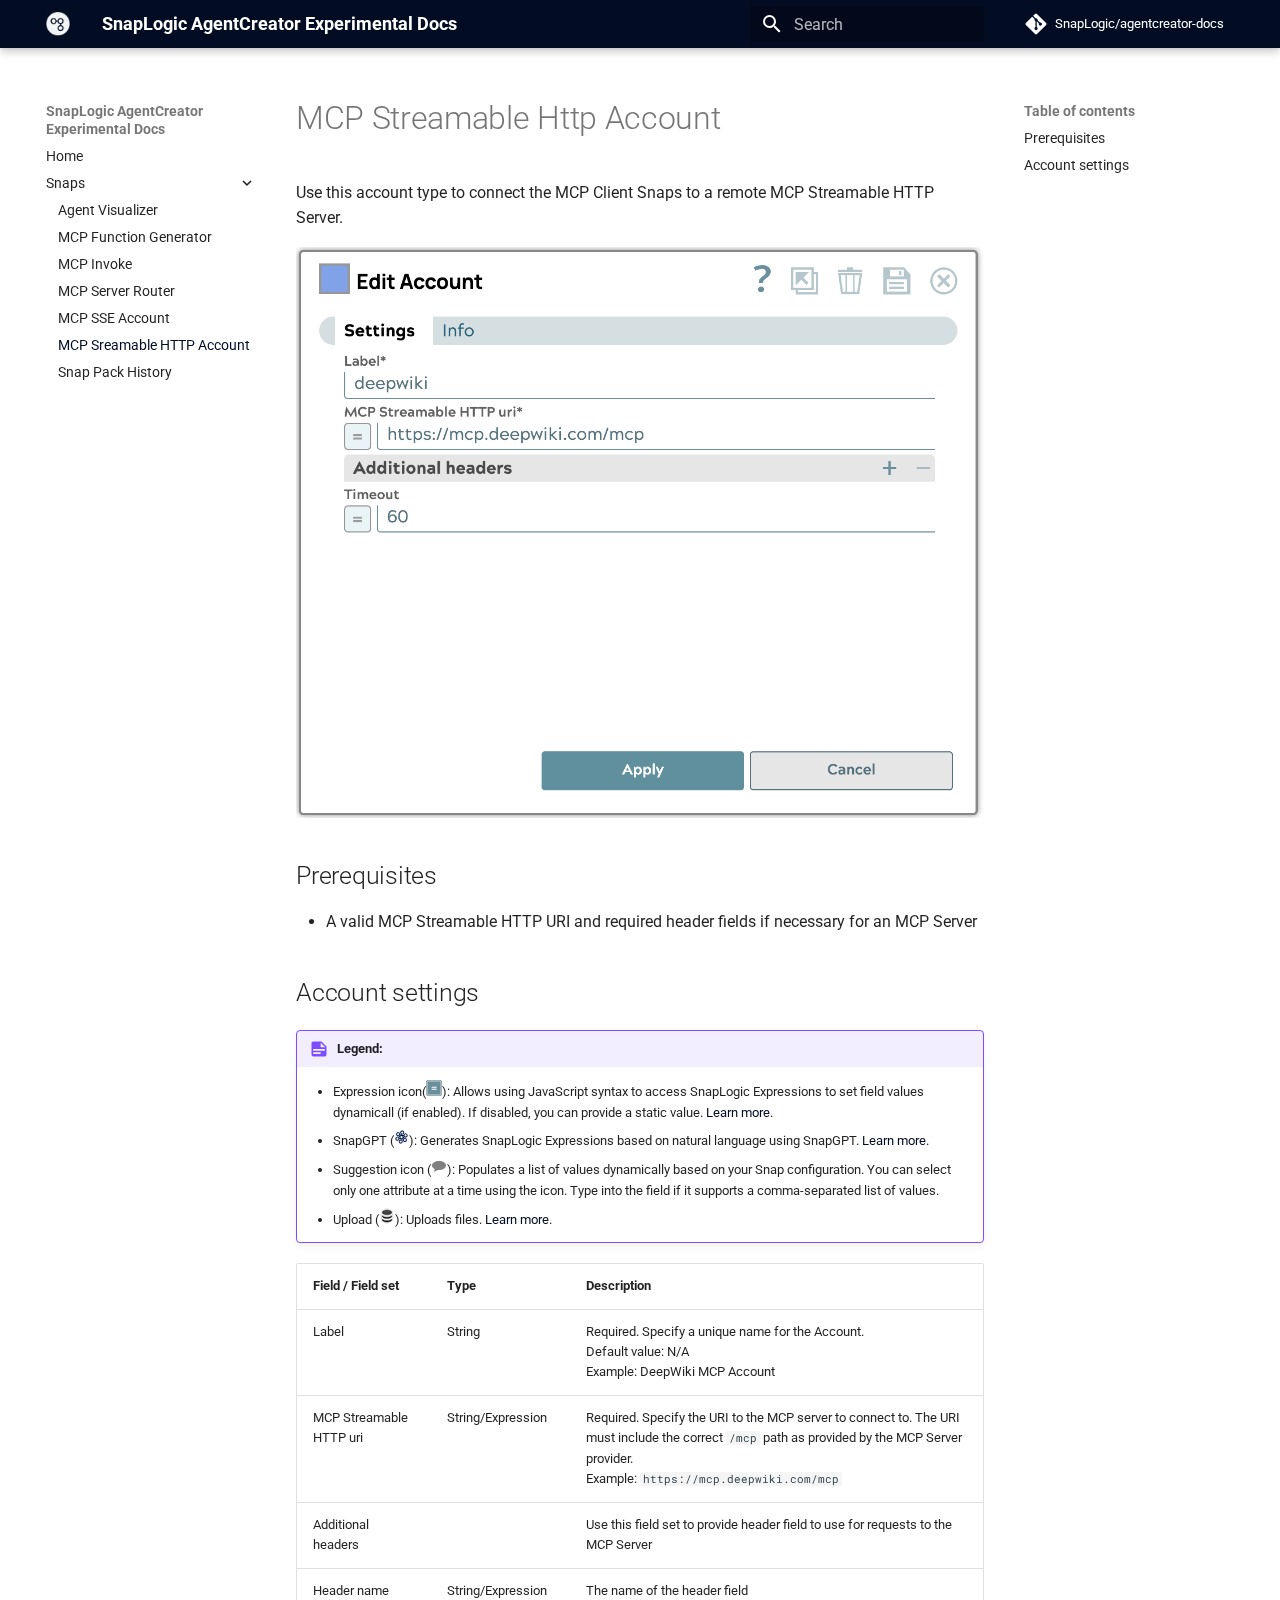
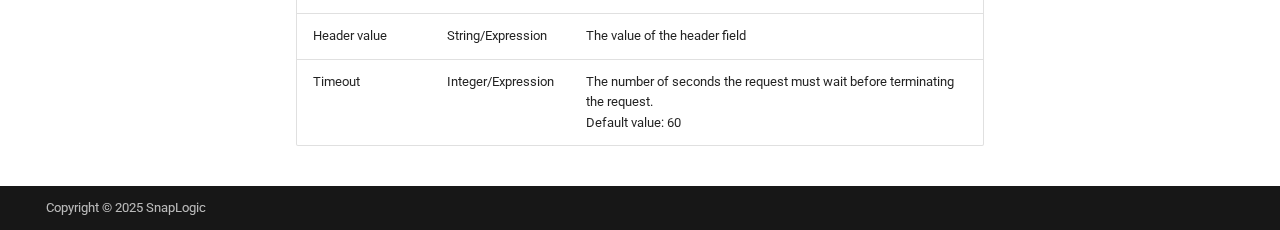
<file: snaps/mcp-streamable-http-account/index.html>
<!doctype html>
<html lang="en" class="no-js">
  <head>
    
      <meta charset="utf-8">
      <meta name="viewport" content="width=device-width,initial-scale=1">
      
      
      
      
        <link rel="prev" href="../mcp-sse-account/">
      
      
        <link rel="next" href="../snap-pack-history/">
      
      
      <link rel="icon" href="../../assets/favicon.ico">
      <meta name="generator" content="mkdocs-1.5.3, mkdocs-material-9.5.17">
    
    
      
        <title>MCP Sreamable HTTP Account - SnapLogic AgentCreator Experimental Docs</title>
      
    
    
      <link rel="stylesheet" href="../../assets/stylesheets/main.bcfcd587.min.css">
      
        
        <link rel="stylesheet" href="../../assets/stylesheets/palette.06af60db.min.css">
      
      
  
  
    
    
  
  
  <style>:root{--md-admonition-icon--example:url('data:image/svg+xml;charset=utf-8,<svg xmlns="http://www.w3.org/2000/svg" viewBox="0 0 24 24"><path d="M14 10h5.5L14 4.5V10M5 3h10l6 6v10a2 2 0 0 1-2 2H5a2 2 0 0 1-2-2V5c0-1.11.89-2 2-2m0 9v2h14v-2H5m0 4v2h9v-2H5Z"/></svg>');}</style>



    
    
      
    
    
      
        
        
        <link rel="preconnect" href="https://fonts.gstatic.com" crossorigin>
        <link rel="stylesheet" href="https://fonts.googleapis.com/css?family=Roboto:300,300i,400,400i,700,700i%7CRoboto+Mono:400,400i,700,700i&display=fallback">
        <style>:root{--md-text-font:"Roboto";--md-code-font:"Roboto Mono"}</style>
      
    
    
      <link rel="stylesheet" href="../../stylesheets/extras.css">
    
    <script>__md_scope=new URL("../..",location),__md_hash=e=>[...e].reduce((e,_)=>(e<<5)-e+_.charCodeAt(0),0),__md_get=(e,_=localStorage,t=__md_scope)=>JSON.parse(_.getItem(t.pathname+"."+e)),__md_set=(e,_,t=localStorage,a=__md_scope)=>{try{t.setItem(a.pathname+"."+e,JSON.stringify(_))}catch(e){}}</script>
    
      

    
    
    
  </head>
  
  
    
    
    
    
    
    <body dir="ltr" data-md-color-scheme="default" data-md-color-primary="custom" data-md-color-accent="indigo">
  
    
    <input class="md-toggle" data-md-toggle="drawer" type="checkbox" id="__drawer" autocomplete="off">
    <input class="md-toggle" data-md-toggle="search" type="checkbox" id="__search" autocomplete="off">
    <label class="md-overlay" for="__drawer"></label>
    <div data-md-component="skip">
      
        
        <a href="#mcp-streamable-http-account" class="md-skip">
          Skip to content
        </a>
      
    </div>
    <div data-md-component="announce">
      
    </div>
    
    
      

  

<header class="md-header md-header--shadow" data-md-component="header">
  <nav class="md-header__inner md-grid" aria-label="Header">
    <a href="../.." title="SnapLogic AgentCreator Experimental Docs" class="md-header__button md-logo" aria-label="SnapLogic AgentCreator Experimental Docs" data-md-component="logo">
      
  <img src="../../assets/snaplogic.png" alt="logo">

    </a>
    <label class="md-header__button md-icon" for="__drawer">
      
      <svg xmlns="http://www.w3.org/2000/svg" viewBox="0 0 24 24"><path d="M3 6h18v2H3V6m0 5h18v2H3v-2m0 5h18v2H3v-2Z"/></svg>
    </label>
    <div class="md-header__title" data-md-component="header-title">
      <div class="md-header__ellipsis">
        <div class="md-header__topic">
          <span class="md-ellipsis">
            SnapLogic AgentCreator Experimental Docs
          </span>
        </div>
        <div class="md-header__topic" data-md-component="header-topic">
          <span class="md-ellipsis">
            
              MCP Sreamable HTTP Account
            
          </span>
        </div>
      </div>
    </div>
    
      
    
    
    
    
      <label class="md-header__button md-icon" for="__search">
        
        <svg xmlns="http://www.w3.org/2000/svg" viewBox="0 0 24 24"><path d="M9.5 3A6.5 6.5 0 0 1 16 9.5c0 1.61-.59 3.09-1.56 4.23l.27.27h.79l5 5-1.5 1.5-5-5v-.79l-.27-.27A6.516 6.516 0 0 1 9.5 16 6.5 6.5 0 0 1 3 9.5 6.5 6.5 0 0 1 9.5 3m0 2C7 5 5 7 5 9.5S7 14 9.5 14 14 12 14 9.5 12 5 9.5 5Z"/></svg>
      </label>
      <div class="md-search" data-md-component="search" role="dialog">
  <label class="md-search__overlay" for="__search"></label>
  <div class="md-search__inner" role="search">
    <form class="md-search__form" name="search">
      <input type="text" class="md-search__input" name="query" aria-label="Search" placeholder="Search" autocapitalize="off" autocorrect="off" autocomplete="off" spellcheck="false" data-md-component="search-query" required>
      <label class="md-search__icon md-icon" for="__search">
        
        <svg xmlns="http://www.w3.org/2000/svg" viewBox="0 0 24 24"><path d="M9.5 3A6.5 6.5 0 0 1 16 9.5c0 1.61-.59 3.09-1.56 4.23l.27.27h.79l5 5-1.5 1.5-5-5v-.79l-.27-.27A6.516 6.516 0 0 1 9.5 16 6.5 6.5 0 0 1 3 9.5 6.5 6.5 0 0 1 9.5 3m0 2C7 5 5 7 5 9.5S7 14 9.5 14 14 12 14 9.5 12 5 9.5 5Z"/></svg>
        
        <svg xmlns="http://www.w3.org/2000/svg" viewBox="0 0 24 24"><path d="M20 11v2H8l5.5 5.5-1.42 1.42L4.16 12l7.92-7.92L13.5 5.5 8 11h12Z"/></svg>
      </label>
      <nav class="md-search__options" aria-label="Search">
        
        <button type="reset" class="md-search__icon md-icon" title="Clear" aria-label="Clear" tabindex="-1">
          
          <svg xmlns="http://www.w3.org/2000/svg" viewBox="0 0 24 24"><path d="M19 6.41 17.59 5 12 10.59 6.41 5 5 6.41 10.59 12 5 17.59 6.41 19 12 13.41 17.59 19 19 17.59 13.41 12 19 6.41Z"/></svg>
        </button>
      </nav>
      
    </form>
    <div class="md-search__output">
      <div class="md-search__scrollwrap" data-md-scrollfix>
        <div class="md-search-result" data-md-component="search-result">
          <div class="md-search-result__meta">
            Initializing search
          </div>
          <ol class="md-search-result__list" role="presentation"></ol>
        </div>
      </div>
    </div>
  </div>
</div>
    
    
      <div class="md-header__source">
        <a href="https://github.com/SnapLogic/agentcreator-docs" title="Go to repository" class="md-source" data-md-component="source">
  <div class="md-source__icon md-icon">
    
    <svg xmlns="http://www.w3.org/2000/svg" viewBox="0 0 448 512"><!--! Font Awesome Free 6.5.1 by @fontawesome - https://fontawesome.com License - https://fontawesome.com/license/free (Icons: CC BY 4.0, Fonts: SIL OFL 1.1, Code: MIT License) Copyright 2023 Fonticons, Inc.--><path d="M439.55 236.05 244 40.45a28.87 28.87 0 0 0-40.81 0l-40.66 40.63 51.52 51.52c27.06-9.14 52.68 16.77 43.39 43.68l49.66 49.66c34.23-11.8 61.18 31 35.47 56.69-26.49 26.49-70.21-2.87-56-37.34L240.22 199v121.85c25.3 12.54 22.26 41.85 9.08 55a34.34 34.34 0 0 1-48.55 0c-17.57-17.6-11.07-46.91 11.25-56v-123c-20.8-8.51-24.6-30.74-18.64-45L142.57 101 8.45 235.14a28.86 28.86 0 0 0 0 40.81l195.61 195.6a28.86 28.86 0 0 0 40.8 0l194.69-194.69a28.86 28.86 0 0 0 0-40.81z"/></svg>
  </div>
  <div class="md-source__repository">
    SnapLogic/agentcreator-docs
  </div>
</a>
      </div>
    
  </nav>
  
</header>
    
    <div class="md-container" data-md-component="container">
      
      
        
          
        
      
      <main class="md-main" data-md-component="main">
        <div class="md-main__inner md-grid">
          
            
              
              <div class="md-sidebar md-sidebar--primary" data-md-component="sidebar" data-md-type="navigation" >
                <div class="md-sidebar__scrollwrap">
                  <div class="md-sidebar__inner">
                    



<nav class="md-nav md-nav--primary" aria-label="Navigation" data-md-level="0">
  <label class="md-nav__title" for="__drawer">
    <a href="../.." title="SnapLogic AgentCreator Experimental Docs" class="md-nav__button md-logo" aria-label="SnapLogic AgentCreator Experimental Docs" data-md-component="logo">
      
  <img src="../../assets/snaplogic.png" alt="logo">

    </a>
    SnapLogic AgentCreator Experimental Docs
  </label>
  
    <div class="md-nav__source">
      <a href="https://github.com/SnapLogic/agentcreator-docs" title="Go to repository" class="md-source" data-md-component="source">
  <div class="md-source__icon md-icon">
    
    <svg xmlns="http://www.w3.org/2000/svg" viewBox="0 0 448 512"><!--! Font Awesome Free 6.5.1 by @fontawesome - https://fontawesome.com License - https://fontawesome.com/license/free (Icons: CC BY 4.0, Fonts: SIL OFL 1.1, Code: MIT License) Copyright 2023 Fonticons, Inc.--><path d="M439.55 236.05 244 40.45a28.87 28.87 0 0 0-40.81 0l-40.66 40.63 51.52 51.52c27.06-9.14 52.68 16.77 43.39 43.68l49.66 49.66c34.23-11.8 61.18 31 35.47 56.69-26.49 26.49-70.21-2.87-56-37.34L240.22 199v121.85c25.3 12.54 22.26 41.85 9.08 55a34.34 34.34 0 0 1-48.55 0c-17.57-17.6-11.07-46.91 11.25-56v-123c-20.8-8.51-24.6-30.74-18.64-45L142.57 101 8.45 235.14a28.86 28.86 0 0 0 0 40.81l195.61 195.6a28.86 28.86 0 0 0 40.8 0l194.69-194.69a28.86 28.86 0 0 0 0-40.81z"/></svg>
  </div>
  <div class="md-source__repository">
    SnapLogic/agentcreator-docs
  </div>
</a>
    </div>
  
  <ul class="md-nav__list" data-md-scrollfix>
    
      
      
  
  
  
  
    <li class="md-nav__item">
      <a href="../.." class="md-nav__link">
        
  
  <span class="md-ellipsis">
    Home
  </span>
  

      </a>
    </li>
  

    
      
      
  
  
    
  
  
  
    
    
      
        
          
        
      
        
      
        
      
        
      
        
      
        
      
        
      
        
      
    
    
    
    <li class="md-nav__item md-nav__item--active md-nav__item--nested">
      
        
        
        <input class="md-nav__toggle md-toggle " type="checkbox" id="__nav_2" checked>
        
          
          
          <div class="md-nav__link md-nav__container">
            <a href="../" class="md-nav__link ">
              
  
  <span class="md-ellipsis">
    Snaps
  </span>
  

            </a>
            
              
              <label class="md-nav__link " for="__nav_2" id="__nav_2_label" tabindex="0">
                <span class="md-nav__icon md-icon"></span>
              </label>
            
          </div>
        
        <nav class="md-nav" data-md-level="1" aria-labelledby="__nav_2_label" aria-expanded="true">
          <label class="md-nav__title" for="__nav_2">
            <span class="md-nav__icon md-icon"></span>
            Snaps
          </label>
          <ul class="md-nav__list" data-md-scrollfix>
            
              
            
              
                
  
  
  
  
    <li class="md-nav__item">
      <a href="../agent-visualizer/" class="md-nav__link">
        
  
  <span class="md-ellipsis">
    Agent Visualizer
  </span>
  

      </a>
    </li>
  

              
            
              
                
  
  
  
  
    <li class="md-nav__item">
      <a href="../mcp-function-generator/" class="md-nav__link">
        
  
  <span class="md-ellipsis">
    MCP Function Generator
  </span>
  

      </a>
    </li>
  

              
            
              
                
  
  
  
  
    <li class="md-nav__item">
      <a href="../mcp-invoke/" class="md-nav__link">
        
  
  <span class="md-ellipsis">
    MCP Invoke
  </span>
  

      </a>
    </li>
  

              
            
              
                
  
  
  
  
    <li class="md-nav__item">
      <a href="../mcp-server-router/" class="md-nav__link">
        
  
  <span class="md-ellipsis">
    MCP Server Router
  </span>
  

      </a>
    </li>
  

              
            
              
                
  
  
  
  
    <li class="md-nav__item">
      <a href="../mcp-sse-account/" class="md-nav__link">
        
  
  <span class="md-ellipsis">
    MCP SSE Account
  </span>
  

      </a>
    </li>
  

              
            
              
                
  
  
    
  
  
  
    <li class="md-nav__item md-nav__item--active">
      
      <input class="md-nav__toggle md-toggle" type="checkbox" id="__toc">
      
      
        
      
      
        <label class="md-nav__link md-nav__link--active" for="__toc">
          
  
  <span class="md-ellipsis">
    MCP Sreamable HTTP Account
  </span>
  

          <span class="md-nav__icon md-icon"></span>
        </label>
      
      <a href="./" class="md-nav__link md-nav__link--active">
        
  
  <span class="md-ellipsis">
    MCP Sreamable HTTP Account
  </span>
  

      </a>
      
        

<nav class="md-nav md-nav--secondary" aria-label="Table of contents">
  
  
  
    
  
  
    <label class="md-nav__title" for="__toc">
      <span class="md-nav__icon md-icon"></span>
      Table of contents
    </label>
    <ul class="md-nav__list" data-md-component="toc" data-md-scrollfix>
      
        <li class="md-nav__item">
  <a href="#prerequisites" class="md-nav__link">
    <span class="md-ellipsis">
      Prerequisites
    </span>
  </a>
  
</li>
      
        <li class="md-nav__item">
  <a href="#account-settings" class="md-nav__link">
    <span class="md-ellipsis">
      Account settings
    </span>
  </a>
  
</li>
      
    </ul>
  
</nav>
      
    </li>
  

              
            
              
                
  
  
  
  
    <li class="md-nav__item">
      <a href="../snap-pack-history/" class="md-nav__link">
        
  
  <span class="md-ellipsis">
    Snap Pack History
  </span>
  

      </a>
    </li>
  

              
            
          </ul>
        </nav>
      
    </li>
  

    
  </ul>
</nav>
                  </div>
                </div>
              </div>
            
            
              
              <div class="md-sidebar md-sidebar--secondary" data-md-component="sidebar" data-md-type="toc" >
                <div class="md-sidebar__scrollwrap">
                  <div class="md-sidebar__inner">
                    

<nav class="md-nav md-nav--secondary" aria-label="Table of contents">
  
  
  
    
  
  
    <label class="md-nav__title" for="__toc">
      <span class="md-nav__icon md-icon"></span>
      Table of contents
    </label>
    <ul class="md-nav__list" data-md-component="toc" data-md-scrollfix>
      
        <li class="md-nav__item">
  <a href="#prerequisites" class="md-nav__link">
    <span class="md-ellipsis">
      Prerequisites
    </span>
  </a>
  
</li>
      
        <li class="md-nav__item">
  <a href="#account-settings" class="md-nav__link">
    <span class="md-ellipsis">
      Account settings
    </span>
  </a>
  
</li>
      
    </ul>
  
</nav>
                  </div>
                </div>
              </div>
            
          
          
            <div class="md-content" data-md-component="content">
              <article class="md-content__inner md-typeset">
                
                  

  
  


<h1 id="mcp-streamable-http-account">MCP Streamable Http Account</h1>
<p>Use this account type to connect the MCP Client Snaps to a remote MCP Streamable HTTP Server. </p>
<p><img align="middle" alt="MCP Streamable HTTP Account screenshot" src="../../img/mcp-streamable-http-account.png" /></p>
<h2 id="prerequisites">Prerequisites</h2>
<ul>
<li>A valid MCP Streamable HTTP URI and required header fields if necessary for an MCP Server</li>
</ul>
<h2 id="account-settings">Account settings</h2>
<div class="admonition example">
<p class="admonition-title">Legend:</p>
<ul>
<li>Expression icon(<img alt="Expression Toggle" src="../../img/expression_toggle.svg" style="height:16px" />): Allows using JavaScript syntax to access SnapLogic Expressions to set field values dynamicall (if enabled). If disabled, you can provide a static value. <a href="https://docs-snaplogic.atlassian.net/wiki/spaces/SD/pages/1438042/Understanding+Expressions+in+SnapLogic">Learn more</a>.</li>
<li>SnapGPT (<img alt="SnapGPT Icon" src="../../img/snapgpt_logo.svg" style="height:16px" />): Generates SnapLogic Expressions based on natural language using SnapGPT. <a href="https://d14w8g1erguuat.cloudfront.net/rvw-jb-stage-202506-draft1/snapgpt/snapgpt-generate-expressions-mapper-snap.html">Learn more</a>.</li>
<li>Suggestion icon (<img alt="Suggest Icon" src="../../img/suggest_icon.svg" style="height:16px" />): Populates a list of values dynamically based on your Snap configuration. You can select only one attribute at a time using the icon. Type into the field if it supports a comma-separated list of values.</li>
<li>Upload (<img alt="Upload Icon" src="../../img/upload_icon.webp" style="height:16px" />): Uploads files. <a href="https://docs-snaplogic.atlassian.net/wiki/spaces/SD/pages/1439404">Learn more</a>.</li>
</ul>
</div>
<table>
<thead>
<tr>
<th>Field / Field set</th>
<th>Type</th>
<th>Description</th>
</tr>
</thead>
<tbody>
<tr>
<td>Label</td>
<td>String</td>
<td>Required. Specify a unique name for the Account.<br/>Default value: N/A<br/>Example: DeepWiki MCP Account</td>
</tr>
<tr>
<td>MCP Streamable HTTP uri</td>
<td>String/Expression</td>
<td>Required. Specify the URI to the MCP server to connect to. The URI must include the correct <code>/mcp</code> path as provided by the MCP Server provider. <br/>Example: <code>https://mcp.deepwiki.com/mcp</code></td>
</tr>
<tr>
<td>Additional headers</td>
<td></td>
<td>Use this field set to provide header field to use for requests to the MCP Server</td>
</tr>
<tr>
<td>Header name</td>
<td>String/Expression</td>
<td>The name of the header field</td>
</tr>
<tr>
<td>Header value</td>
<td>String/Expression</td>
<td>The value of the header field</td>
</tr>
<tr>
<td>Timeout</td>
<td>Integer/Expression</td>
<td>The number of seconds the request must wait before terminating the request. <br/>Default value: 60</td>
</tr>
</tbody>
</table>












                
              </article>
            </div>
          
          
<script>var target=document.getElementById(location.hash.slice(1));target&&target.name&&(target.checked=target.name.startsWith("__tabbed_"))</script>
        </div>
        
      </main>
      
        <footer class="md-footer">
  
  <div class="md-footer-meta md-typeset">
    <div class="md-footer-meta__inner md-grid">
      <div class="md-copyright">
  
    <div class="md-copyright__highlight">
      Copyright &copy; 2025 SnapLogic
    </div>
  
  
</div>
      
    </div>
  </div>
</footer>
      
    </div>
    <div class="md-dialog" data-md-component="dialog">
      <div class="md-dialog__inner md-typeset"></div>
    </div>
    
    
    <script id="__config" type="application/json">{"base": "../..", "features": ["navigation.expand", "navigation.indexes"], "search": "../../assets/javascripts/workers/search.b8dbb3d2.min.js", "translations": {"clipboard.copied": "Copied to clipboard", "clipboard.copy": "Copy to clipboard", "search.result.more.one": "1 more on this page", "search.result.more.other": "# more on this page", "search.result.none": "No matching documents", "search.result.one": "1 matching document", "search.result.other": "# matching documents", "search.result.placeholder": "Type to start searching", "search.result.term.missing": "Missing", "select.version": "Select version"}}</script>
    
    
      <script src="../../assets/javascripts/bundle.1e8ae164.min.js"></script>
      
    
  </body>
</html>
</file>
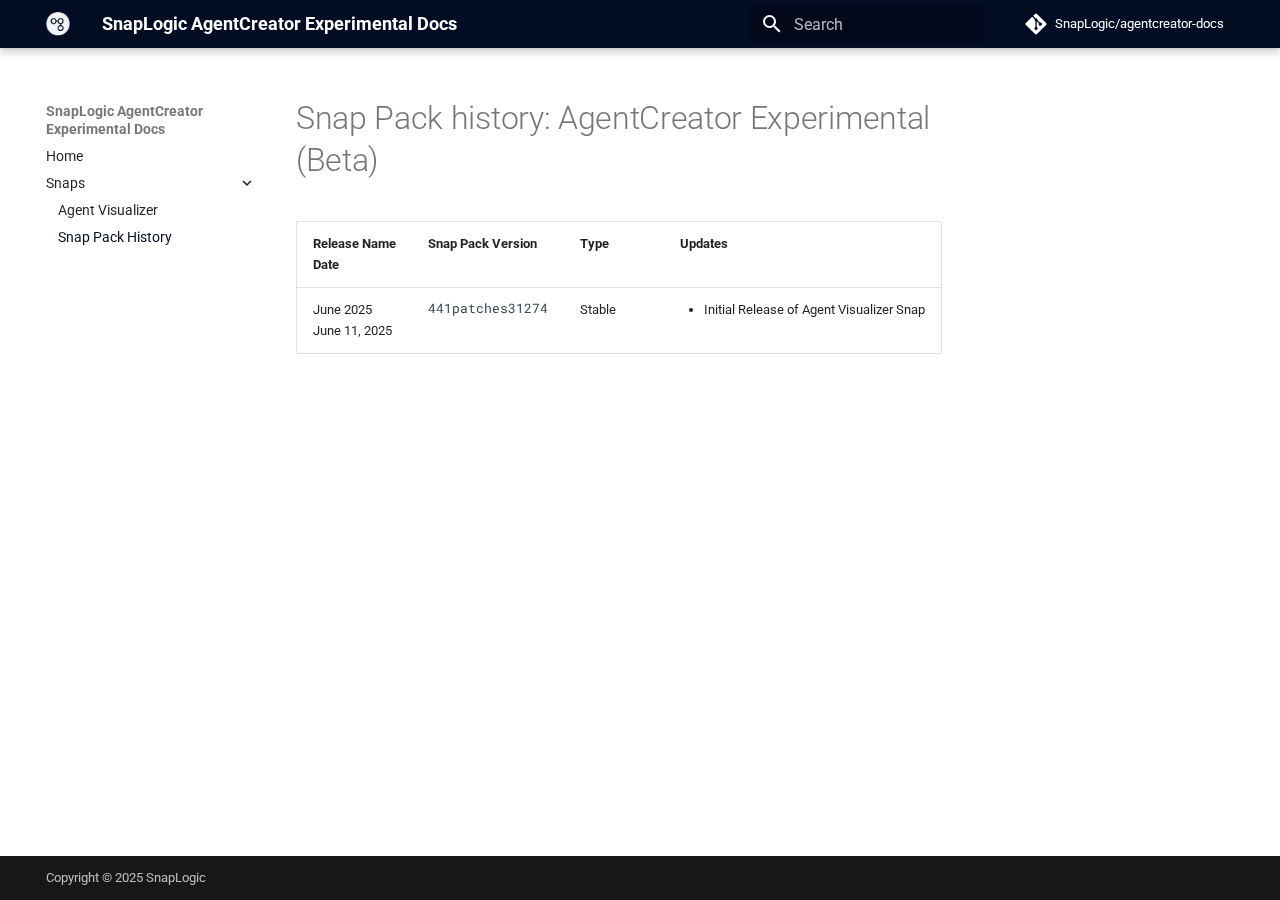
<file: snaps/snap-pack-history/index.html>
<!doctype html>
<html lang="en" class="no-js">
  <head>
    
      <meta charset="utf-8">
      <meta name="viewport" content="width=device-width,initial-scale=1">
      
      
      
      
        <link rel="prev" href="../agent-visualizer/">
      
      
      
      <link rel="icon" href="../../assets/favicon.ico">
      <meta name="generator" content="mkdocs-1.6.1, mkdocs-material-9.6.14">
    
    
      
        <title>Snap Pack History - SnapLogic AgentCreator Experimental Docs</title>
      
    
    
      <link rel="stylesheet" href="../../assets/stylesheets/main.342714a4.min.css">
      
        
        <link rel="stylesheet" href="../../assets/stylesheets/palette.06af60db.min.css">
      
      
  
  
    
    
  
  
  <style>:root{--md-admonition-icon--example:url('data:image/svg+xml;charset=utf-8,%3Csvg%20xmlns%3D%22http%3A//www.w3.org/2000/svg%22%20viewBox%3D%220%200%2024%2024%22%3E%3Cpath%20d%3D%22M14%2010h5.5L14%204.5zM5%203h10l6%206v10a2%202%200%200%201-2%202H5a2%202%200%200%201-2-2V5c0-1.11.89-2%202-2m0%209v2h14v-2zm0%204v2h9v-2z%22/%3E%3C/svg%3E');}</style>



    
    
      
    
    
      
        
        
        <link rel="preconnect" href="https://fonts.gstatic.com" crossorigin>
        <link rel="stylesheet" href="https://fonts.googleapis.com/css?family=Roboto:300,300i,400,400i,700,700i%7CRoboto+Mono:400,400i,700,700i&display=fallback">
        <style>:root{--md-text-font:"Roboto";--md-code-font:"Roboto Mono"}</style>
      
    
    
      <link rel="stylesheet" href="../../stylesheets/extras.css">
    
    <script>__md_scope=new URL("../..",location),__md_hash=e=>[...e].reduce(((e,_)=>(e<<5)-e+_.charCodeAt(0)),0),__md_get=(e,_=localStorage,t=__md_scope)=>JSON.parse(_.getItem(t.pathname+"."+e)),__md_set=(e,_,t=localStorage,a=__md_scope)=>{try{t.setItem(a.pathname+"."+e,JSON.stringify(_))}catch(e){}}</script>
    
      

    
    
    
  </head>
  
  
    
    
    
    
    
    <body dir="ltr" data-md-color-scheme="default" data-md-color-primary="custom" data-md-color-accent="indigo">
  
    
    <input class="md-toggle" data-md-toggle="drawer" type="checkbox" id="__drawer" autocomplete="off">
    <input class="md-toggle" data-md-toggle="search" type="checkbox" id="__search" autocomplete="off">
    <label class="md-overlay" for="__drawer"></label>
    <div data-md-component="skip">
      
        
        <a href="#snap-pack-history-agentcreator-experimental-beta" class="md-skip">
          Skip to content
        </a>
      
    </div>
    <div data-md-component="announce">
      
    </div>
    
    
      

  

<header class="md-header md-header--shadow" data-md-component="header">
  <nav class="md-header__inner md-grid" aria-label="Header">
    <a href="../.." title="SnapLogic AgentCreator Experimental Docs" class="md-header__button md-logo" aria-label="SnapLogic AgentCreator Experimental Docs" data-md-component="logo">
      
  <img src="../../assets/snaplogic.png" alt="logo">

    </a>
    <label class="md-header__button md-icon" for="__drawer">
      
      <svg xmlns="http://www.w3.org/2000/svg" viewBox="0 0 24 24"><path d="M3 6h18v2H3zm0 5h18v2H3zm0 5h18v2H3z"/></svg>
    </label>
    <div class="md-header__title" data-md-component="header-title">
      <div class="md-header__ellipsis">
        <div class="md-header__topic">
          <span class="md-ellipsis">
            SnapLogic AgentCreator Experimental Docs
          </span>
        </div>
        <div class="md-header__topic" data-md-component="header-topic">
          <span class="md-ellipsis">
            
              Snap Pack History
            
          </span>
        </div>
      </div>
    </div>
    
      
    
    
    
    
      
      
        <label class="md-header__button md-icon" for="__search">
          
          <svg xmlns="http://www.w3.org/2000/svg" viewBox="0 0 24 24"><path d="M9.5 3A6.5 6.5 0 0 1 16 9.5c0 1.61-.59 3.09-1.56 4.23l.27.27h.79l5 5-1.5 1.5-5-5v-.79l-.27-.27A6.52 6.52 0 0 1 9.5 16 6.5 6.5 0 0 1 3 9.5 6.5 6.5 0 0 1 9.5 3m0 2C7 5 5 7 5 9.5S7 14 9.5 14 14 12 14 9.5 12 5 9.5 5"/></svg>
        </label>
        <div class="md-search" data-md-component="search" role="dialog">
  <label class="md-search__overlay" for="__search"></label>
  <div class="md-search__inner" role="search">
    <form class="md-search__form" name="search">
      <input type="text" class="md-search__input" name="query" aria-label="Search" placeholder="Search" autocapitalize="off" autocorrect="off" autocomplete="off" spellcheck="false" data-md-component="search-query" required>
      <label class="md-search__icon md-icon" for="__search">
        
        <svg xmlns="http://www.w3.org/2000/svg" viewBox="0 0 24 24"><path d="M9.5 3A6.5 6.5 0 0 1 16 9.5c0 1.61-.59 3.09-1.56 4.23l.27.27h.79l5 5-1.5 1.5-5-5v-.79l-.27-.27A6.52 6.52 0 0 1 9.5 16 6.5 6.5 0 0 1 3 9.5 6.5 6.5 0 0 1 9.5 3m0 2C7 5 5 7 5 9.5S7 14 9.5 14 14 12 14 9.5 12 5 9.5 5"/></svg>
        
        <svg xmlns="http://www.w3.org/2000/svg" viewBox="0 0 24 24"><path d="M20 11v2H8l5.5 5.5-1.42 1.42L4.16 12l7.92-7.92L13.5 5.5 8 11z"/></svg>
      </label>
      <nav class="md-search__options" aria-label="Search">
        
        <button type="reset" class="md-search__icon md-icon" title="Clear" aria-label="Clear" tabindex="-1">
          
          <svg xmlns="http://www.w3.org/2000/svg" viewBox="0 0 24 24"><path d="M19 6.41 17.59 5 12 10.59 6.41 5 5 6.41 10.59 12 5 17.59 6.41 19 12 13.41 17.59 19 19 17.59 13.41 12z"/></svg>
        </button>
      </nav>
      
    </form>
    <div class="md-search__output">
      <div class="md-search__scrollwrap" tabindex="0" data-md-scrollfix>
        <div class="md-search-result" data-md-component="search-result">
          <div class="md-search-result__meta">
            Initializing search
          </div>
          <ol class="md-search-result__list" role="presentation"></ol>
        </div>
      </div>
    </div>
  </div>
</div>
      
    
    
      <div class="md-header__source">
        <a href="https://github.com/SnapLogic/agentcreator-docs" title="Go to repository" class="md-source" data-md-component="source">
  <div class="md-source__icon md-icon">
    
    <svg xmlns="http://www.w3.org/2000/svg" viewBox="0 0 448 512"><!--! Font Awesome Free 6.7.2 by @fontawesome - https://fontawesome.com License - https://fontawesome.com/license/free (Icons: CC BY 4.0, Fonts: SIL OFL 1.1, Code: MIT License) Copyright 2024 Fonticons, Inc.--><path d="M439.55 236.05 244 40.45a28.87 28.87 0 0 0-40.81 0l-40.66 40.63 51.52 51.52c27.06-9.14 52.68 16.77 43.39 43.68l49.66 49.66c34.23-11.8 61.18 31 35.47 56.69-26.49 26.49-70.21-2.87-56-37.34L240.22 199v121.85c25.3 12.54 22.26 41.85 9.08 55a34.34 34.34 0 0 1-48.55 0c-17.57-17.6-11.07-46.91 11.25-56v-123c-20.8-8.51-24.6-30.74-18.64-45L142.57 101 8.45 235.14a28.86 28.86 0 0 0 0 40.81l195.61 195.6a28.86 28.86 0 0 0 40.8 0l194.69-194.69a28.86 28.86 0 0 0 0-40.81"/></svg>
  </div>
  <div class="md-source__repository">
    SnapLogic/agentcreator-docs
  </div>
</a>
      </div>
    
  </nav>
  
</header>
    
    <div class="md-container" data-md-component="container">
      
      
        
          
        
      
      <main class="md-main" data-md-component="main">
        <div class="md-main__inner md-grid">
          
            
              
              <div class="md-sidebar md-sidebar--primary" data-md-component="sidebar" data-md-type="navigation" >
                <div class="md-sidebar__scrollwrap">
                  <div class="md-sidebar__inner">
                    



<nav class="md-nav md-nav--primary" aria-label="Navigation" data-md-level="0">
  <label class="md-nav__title" for="__drawer">
    <a href="../.." title="SnapLogic AgentCreator Experimental Docs" class="md-nav__button md-logo" aria-label="SnapLogic AgentCreator Experimental Docs" data-md-component="logo">
      
  <img src="../../assets/snaplogic.png" alt="logo">

    </a>
    SnapLogic AgentCreator Experimental Docs
  </label>
  
    <div class="md-nav__source">
      <a href="https://github.com/SnapLogic/agentcreator-docs" title="Go to repository" class="md-source" data-md-component="source">
  <div class="md-source__icon md-icon">
    
    <svg xmlns="http://www.w3.org/2000/svg" viewBox="0 0 448 512"><!--! Font Awesome Free 6.7.2 by @fontawesome - https://fontawesome.com License - https://fontawesome.com/license/free (Icons: CC BY 4.0, Fonts: SIL OFL 1.1, Code: MIT License) Copyright 2024 Fonticons, Inc.--><path d="M439.55 236.05 244 40.45a28.87 28.87 0 0 0-40.81 0l-40.66 40.63 51.52 51.52c27.06-9.14 52.68 16.77 43.39 43.68l49.66 49.66c34.23-11.8 61.18 31 35.47 56.69-26.49 26.49-70.21-2.87-56-37.34L240.22 199v121.85c25.3 12.54 22.26 41.85 9.08 55a34.34 34.34 0 0 1-48.55 0c-17.57-17.6-11.07-46.91 11.25-56v-123c-20.8-8.51-24.6-30.74-18.64-45L142.57 101 8.45 235.14a28.86 28.86 0 0 0 0 40.81l195.61 195.6a28.86 28.86 0 0 0 40.8 0l194.69-194.69a28.86 28.86 0 0 0 0-40.81"/></svg>
  </div>
  <div class="md-source__repository">
    SnapLogic/agentcreator-docs
  </div>
</a>
    </div>
  
  <ul class="md-nav__list" data-md-scrollfix>
    
      
      
  
  
  
  
    <li class="md-nav__item">
      <a href="../.." class="md-nav__link">
        
  
  
  <span class="md-ellipsis">
    Home
    
  </span>
  

      </a>
    </li>
  

    
      
      
  
  
    
  
  
  
    
    
      
        
          
        
      
        
      
        
      
    
    
    
    
    <li class="md-nav__item md-nav__item--active md-nav__item--nested">
      
        
        
        <input class="md-nav__toggle md-toggle " type="checkbox" id="__nav_2" checked>
        
          
          <div class="md-nav__link md-nav__container">
            <a href="../" class="md-nav__link ">
              
  
  
  <span class="md-ellipsis">
    Snaps
    
  </span>
  

            </a>
            
              
              <label class="md-nav__link " for="__nav_2" id="__nav_2_label" tabindex="0">
                <span class="md-nav__icon md-icon"></span>
              </label>
            
          </div>
        
        <nav class="md-nav" data-md-level="1" aria-labelledby="__nav_2_label" aria-expanded="true">
          <label class="md-nav__title" for="__nav_2">
            <span class="md-nav__icon md-icon"></span>
            Snaps
          </label>
          <ul class="md-nav__list" data-md-scrollfix>
            
              
            
              
                
  
  
  
  
    <li class="md-nav__item">
      <a href="../agent-visualizer/" class="md-nav__link">
        
  
  
  <span class="md-ellipsis">
    Agent Visualizer
    
  </span>
  

      </a>
    </li>
  

              
            
              
                
  
  
    
  
  
  
    <li class="md-nav__item md-nav__item--active">
      
      <input class="md-nav__toggle md-toggle" type="checkbox" id="__toc">
      
      
        
      
      
      <a href="./" class="md-nav__link md-nav__link--active">
        
  
  
  <span class="md-ellipsis">
    Snap Pack History
    
  </span>
  

      </a>
      
    </li>
  

              
            
          </ul>
        </nav>
      
    </li>
  

    
  </ul>
</nav>
                  </div>
                </div>
              </div>
            
            
              
              <div class="md-sidebar md-sidebar--secondary" data-md-component="sidebar" data-md-type="toc" >
                <div class="md-sidebar__scrollwrap">
                  <div class="md-sidebar__inner">
                    

<nav class="md-nav md-nav--secondary" aria-label="Table of contents">
  
  
  
    
  
  
</nav>
                  </div>
                </div>
              </div>
            
          
          
            <div class="md-content" data-md-component="content">
              <article class="md-content__inner md-typeset">
                
                  


  
  


<h1 id="snap-pack-history-agentcreator-experimental-beta">Snap Pack history: AgentCreator Experimental (Beta)</h1>
<table>
    <tr>
        <th>Release Name<br/>Date</th>
        <th>Snap Pack Version</th>
        <th>Type</th>
        <th>Updates</th>
    </tr>
    <tr>
        <td>June 2025<br/>June 11, 2025</td>
        <td><pre>441patches31274</pre></td>
        <td>Stable</td>
        <td>
            <ul>
                <li>Initial Release of Agent Visualizer Snap</li>
            </ul>
        </td>
</table>












                
              </article>
            </div>
          
          
<script>var target=document.getElementById(location.hash.slice(1));target&&target.name&&(target.checked=target.name.startsWith("__tabbed_"))</script>
        </div>
        
      </main>
      
        <footer class="md-footer">
  
  <div class="md-footer-meta md-typeset">
    <div class="md-footer-meta__inner md-grid">
      <div class="md-copyright">
  
    <div class="md-copyright__highlight">
      Copyright &copy; 2025 SnapLogic
    </div>
  
  
</div>
      
    </div>
  </div>
</footer>
      
    </div>
    <div class="md-dialog" data-md-component="dialog">
      <div class="md-dialog__inner md-typeset"></div>
    </div>
    
    
    
      
      <script id="__config" type="application/json">{"base": "../..", "features": ["navigation.expand", "navigation.indexes"], "search": "../../assets/javascripts/workers/search.d50fe291.min.js", "tags": null, "translations": {"clipboard.copied": "Copied to clipboard", "clipboard.copy": "Copy to clipboard", "search.result.more.one": "1 more on this page", "search.result.more.other": "# more on this page", "search.result.none": "No matching documents", "search.result.one": "1 matching document", "search.result.other": "# matching documents", "search.result.placeholder": "Type to start searching", "search.result.term.missing": "Missing", "select.version": "Select version"}, "version": null}</script>
    
    
      <script src="../../assets/javascripts/bundle.13a4f30d.min.js"></script>
      
    
  </body>
</html>
</file>
<file: stylesheets/extras.css>
:root > * {
    --md-primary-fg-color: rgba(2, 13, 36, 1);
    --md-primary-fg-color--light: rgba(2, 13, 36, 1);
    --md-primary-fg-color--dark: rgba(2, 13, 36, 1);
}
</file>
<file: assets/stylesheets/main.bcfcd587.min.css>
@charset "UTF-8";html{-webkit-text-size-adjust:none;-moz-text-size-adjust:none;text-size-adjust:none;box-sizing:border-box}*,:after,:before{box-sizing:inherit}@media (prefers-reduced-motion){*,:after,:before{transition:none!important}}body{margin:0}a,button,input,label{-webkit-tap-highlight-color:transparent}a{color:inherit;text-decoration:none}hr{border:0;box-sizing:initial;display:block;height:.05rem;overflow:visible;padding:0}small{font-size:80%}sub,sup{line-height:1em}img{border-style:none}table{border-collapse:initial;border-spacing:0}td,th{font-weight:400;vertical-align:top}button{background:#0000;border:0;font-family:inherit;font-size:inherit;margin:0;padding:0}input{border:0;outline:none}:root{--md-primary-fg-color:#4051b5;--md-primary-fg-color--light:#5d6cc0;--md-primary-fg-color--dark:#303fa1;--md-primary-bg-color:#fff;--md-primary-bg-color--light:#ffffffb3;--md-accent-fg-color:#526cfe;--md-accent-fg-color--transparent:#526cfe1a;--md-accent-bg-color:#fff;--md-accent-bg-color--light:#ffffffb3}[data-md-color-scheme=default]{color-scheme:light}[data-md-color-scheme=default] img[src$="#gh-dark-mode-only"],[data-md-color-scheme=default] img[src$="#only-dark"]{display:none}:root,[data-md-color-scheme=default]{--md-hue:225deg;--md-default-fg-color:#000000de;--md-default-fg-color--light:#0000008a;--md-default-fg-color--lighter:#00000052;--md-default-fg-color--lightest:#00000012;--md-default-bg-color:#fff;--md-default-bg-color--light:#ffffffb3;--md-default-bg-color--lighter:#ffffff4d;--md-default-bg-color--lightest:#ffffff1f;--md-code-fg-color:#36464e;--md-code-bg-color:#f5f5f5;--md-code-hl-color:#4287ff;--md-code-hl-color--light:#4287ff1a;--md-code-hl-number-color:#d52a2a;--md-code-hl-special-color:#db1457;--md-code-hl-function-color:#a846b9;--md-code-hl-constant-color:#6e59d9;--md-code-hl-keyword-color:#3f6ec6;--md-code-hl-string-color:#1c7d4d;--md-code-hl-name-color:var(--md-code-fg-color);--md-code-hl-operator-color:var(--md-default-fg-color--light);--md-code-hl-punctuation-color:var(--md-default-fg-color--light);--md-code-hl-comment-color:var(--md-default-fg-color--light);--md-code-hl-generic-color:var(--md-default-fg-color--light);--md-code-hl-variable-color:var(--md-default-fg-color--light);--md-typeset-color:var(--md-default-fg-color);--md-typeset-a-color:var(--md-primary-fg-color);--md-typeset-del-color:#f5503d26;--md-typeset-ins-color:#0bd57026;--md-typeset-kbd-color:#fafafa;--md-typeset-kbd-accent-color:#fff;--md-typeset-kbd-border-color:#b8b8b8;--md-typeset-mark-color:#ffff0080;--md-typeset-table-color:#0000001f;--md-typeset-table-color--light:rgba(0,0,0,.035);--md-admonition-fg-color:var(--md-default-fg-color);--md-admonition-bg-color:var(--md-default-bg-color);--md-warning-fg-color:#000000de;--md-warning-bg-color:#ff9;--md-footer-fg-color:#fff;--md-footer-fg-color--light:#ffffffb3;--md-footer-fg-color--lighter:#ffffff73;--md-footer-bg-color:#000000de;--md-footer-bg-color--dark:#00000052;--md-shadow-z1:0 0.2rem 0.5rem #0000000d,0 0 0.05rem #0000001a;--md-shadow-z2:0 0.2rem 0.5rem #0000001a,0 0 0.05rem #00000040;--md-shadow-z3:0 0.2rem 0.5rem #0003,0 0 0.05rem #00000059}.md-icon svg{fill:currentcolor;display:block;height:1.2rem;width:1.2rem}body{-webkit-font-smoothing:antialiased;-moz-osx-font-smoothing:grayscale;--md-text-font-family:var(--md-text-font,_),-apple-system,BlinkMacSystemFont,Helvetica,Arial,sans-serif;--md-code-font-family:var(--md-code-font,_),SFMono-Regular,Consolas,Menlo,monospace}aside,body,input{font-feature-settings:"kern","liga";color:var(--md-typeset-color);font-family:var(--md-text-font-family)}code,kbd,pre{font-feature-settings:"kern";font-family:var(--md-code-font-family)}:root{--md-typeset-table-sort-icon:url('data:image/svg+xml;charset=utf-8,<svg xmlns="http://www.w3.org/2000/svg" viewBox="0 0 24 24"><path d="m18 21-4-4h3V7h-3l4-4 4 4h-3v10h3M2 19v-2h10v2M2 13v-2h7v2M2 7V5h4v2H2Z"/></svg>');--md-typeset-table-sort-icon--asc:url('data:image/svg+xml;charset=utf-8,<svg xmlns="http://www.w3.org/2000/svg" viewBox="0 0 24 24"><path d="M19 17h3l-4 4-4-4h3V3h2M2 17h10v2H2M6 5v2H2V5m0 6h7v2H2v-2Z"/></svg>');--md-typeset-table-sort-icon--desc:url('data:image/svg+xml;charset=utf-8,<svg xmlns="http://www.w3.org/2000/svg" viewBox="0 0 24 24"><path d="M19 7h3l-4-4-4 4h3v14h2M2 17h10v2H2M6 5v2H2V5m0 6h7v2H2v-2Z"/></svg>')}.md-typeset{-webkit-print-color-adjust:exact;color-adjust:exact;font-size:.8rem;line-height:1.6}@media print{.md-typeset{font-size:.68rem}}.md-typeset blockquote,.md-typeset dl,.md-typeset figure,.md-typeset ol,.md-typeset pre,.md-typeset ul{margin-bottom:1em;margin-top:1em}.md-typeset h1{color:var(--md-default-fg-color--light);font-size:2em;line-height:1.3;margin:0 0 1.25em}.md-typeset h1,.md-typeset h2{font-weight:300;letter-spacing:-.01em}.md-typeset h2{font-size:1.5625em;line-height:1.4;margin:1.6em 0 .64em}.md-typeset h3{font-size:1.25em;font-weight:400;letter-spacing:-.01em;line-height:1.5;margin:1.6em 0 .8em}.md-typeset h2+h3{margin-top:.8em}.md-typeset h4{font-weight:700;letter-spacing:-.01em;margin:1em 0}.md-typeset h5,.md-typeset h6{color:var(--md-default-fg-color--light);font-size:.8em;font-weight:700;letter-spacing:-.01em;margin:1.25em 0}.md-typeset h5{text-transform:uppercase}.md-typeset hr{border-bottom:.05rem solid var(--md-default-fg-color--lightest);display:flow-root;margin:1.5em 0}.md-typeset a{color:var(--md-typeset-a-color);word-break:break-word}.md-typeset a,.md-typeset a:before{transition:color 125ms}.md-typeset a:focus,.md-typeset a:hover{color:var(--md-accent-fg-color)}.md-typeset a:focus code,.md-typeset a:hover code{background-color:var(--md-accent-fg-color--transparent)}.md-typeset a code{color:currentcolor;transition:background-color 125ms}.md-typeset a.focus-visible{outline-color:var(--md-accent-fg-color);outline-offset:.2rem}.md-typeset code,.md-typeset kbd,.md-typeset pre{color:var(--md-code-fg-color);direction:ltr;font-variant-ligatures:none}@media print{.md-typeset code,.md-typeset kbd,.md-typeset pre{white-space:pre-wrap}}.md-typeset code{background-color:var(--md-code-bg-color);border-radius:.1rem;-webkit-box-decoration-break:clone;box-decoration-break:clone;font-size:.85em;padding:0 .2941176471em;word-break:break-word}.md-typeset code:not(.focus-visible){-webkit-tap-highlight-color:transparent;outline:none}.md-typeset pre{display:flow-root;line-height:1.4;position:relative}.md-typeset pre>code{-webkit-box-decoration-break:slice;box-decoration-break:slice;box-shadow:none;display:block;margin:0;outline-color:var(--md-accent-fg-color);overflow:auto;padding:.7720588235em 1.1764705882em;scrollbar-color:var(--md-default-fg-color--lighter) #0000;scrollbar-width:thin;touch-action:auto;word-break:normal}.md-typeset pre>code:hover{scrollbar-color:var(--md-accent-fg-color) #0000}.md-typeset pre>code::-webkit-scrollbar{height:.2rem;width:.2rem}.md-typeset pre>code::-webkit-scrollbar-thumb{background-color:var(--md-default-fg-color--lighter)}.md-typeset pre>code::-webkit-scrollbar-thumb:hover{background-color:var(--md-accent-fg-color)}.md-typeset kbd{background-color:var(--md-typeset-kbd-color);border-radius:.1rem;box-shadow:0 .1rem 0 .05rem var(--md-typeset-kbd-border-color),0 .1rem 0 var(--md-typeset-kbd-border-color),0 -.1rem .2rem var(--md-typeset-kbd-accent-color) inset;color:var(--md-default-fg-color);display:inline-block;font-size:.75em;padding:0 .6666666667em;vertical-align:text-top;word-break:break-word}.md-typeset mark{background-color:var(--md-typeset-mark-color);-webkit-box-decoration-break:clone;box-decoration-break:clone;color:inherit;word-break:break-word}.md-typeset abbr{border-bottom:.05rem dotted var(--md-default-fg-color--light);cursor:help;text-decoration:none}.md-typeset small{opacity:.75}[dir=ltr] .md-typeset sub,[dir=ltr] .md-typeset sup{margin-left:.078125em}[dir=rtl] .md-typeset sub,[dir=rtl] .md-typeset sup{margin-right:.078125em}[dir=ltr] .md-typeset blockquote{padding-left:.6rem}[dir=rtl] .md-typeset blockquote{padding-right:.6rem}[dir=ltr] .md-typeset blockquote{border-left:.2rem solid var(--md-default-fg-color--lighter)}[dir=rtl] .md-typeset blockquote{border-right:.2rem solid var(--md-default-fg-color--lighter)}.md-typeset blockquote{color:var(--md-default-fg-color--light);margin-left:0;margin-right:0}.md-typeset ul{list-style-type:disc}[dir=ltr] .md-typeset ol,[dir=ltr] .md-typeset ul{margin-left:.625em}[dir=rtl] .md-typeset ol,[dir=rtl] .md-typeset ul{margin-right:.625em}.md-typeset ol,.md-typeset ul{padding:0}.md-typeset ol:not([hidden]),.md-typeset ul:not([hidden]){display:flow-root}.md-typeset ol ol,.md-typeset ul ol{list-style-type:lower-alpha}.md-typeset ol ol ol,.md-typeset ul ol ol{list-style-type:lower-roman}[dir=ltr] .md-typeset ol li,[dir=ltr] .md-typeset ul li{margin-left:1.25em}[dir=rtl] .md-typeset ol li,[dir=rtl] .md-typeset ul li{margin-right:1.25em}.md-typeset ol li,.md-typeset ul li{margin-bottom:.5em}.md-typeset ol li blockquote,.md-typeset ol li p,.md-typeset ul li blockquote,.md-typeset ul li p{margin:.5em 0}.md-typeset ol li:last-child,.md-typeset ul li:last-child{margin-bottom:0}[dir=ltr] .md-typeset ol li ol,[dir=ltr] .md-typeset ol li ul,[dir=ltr] .md-typeset ul li ol,[dir=ltr] .md-typeset ul li ul{margin-left:.625em}[dir=rtl] .md-typeset ol li ol,[dir=rtl] .md-typeset ol li ul,[dir=rtl] .md-typeset ul li ol,[dir=rtl] .md-typeset ul li ul{margin-right:.625em}.md-typeset ol li ol,.md-typeset ol li ul,.md-typeset ul li ol,.md-typeset ul li ul{margin-bottom:.5em;margin-top:.5em}[dir=ltr] .md-typeset dd{margin-left:1.875em}[dir=rtl] .md-typeset dd{margin-right:1.875em}.md-typeset dd{margin-bottom:1.5em;margin-top:1em}.md-typeset img,.md-typeset svg,.md-typeset video{height:auto;max-width:100%}.md-typeset img[align=left]{margin:1em 1em 1em 0}.md-typeset img[align=right]{margin:1em 0 1em 1em}.md-typeset img[align]:only-child{margin-top:0}.md-typeset figure{display:flow-root;margin:1em auto;max-width:100%;text-align:center;width:-moz-fit-content;width:fit-content}.md-typeset figure img{display:block;margin:0 auto}.md-typeset figcaption{font-style:italic;margin:1em auto;max-width:24rem}.md-typeset iframe{max-width:100%}.md-typeset table:not([class]){background-color:var(--md-default-bg-color);border:.05rem solid var(--md-typeset-table-color);border-radius:.1rem;display:inline-block;font-size:.64rem;max-width:100%;overflow:auto;touch-action:auto}@media print{.md-typeset table:not([class]){display:table}}.md-typeset table:not([class])+*{margin-top:1.5em}.md-typeset table:not([class]) td>:first-child,.md-typeset table:not([class]) th>:first-child{margin-top:0}.md-typeset table:not([class]) td>:last-child,.md-typeset table:not([class]) th>:last-child{margin-bottom:0}.md-typeset table:not([class]) td:not([align]),.md-typeset table:not([class]) th:not([align]){text-align:left}[dir=rtl] .md-typeset table:not([class]) td:not([align]),[dir=rtl] .md-typeset table:not([class]) th:not([align]){text-align:right}.md-typeset table:not([class]) th{font-weight:700;min-width:5rem;padding:.9375em 1.25em;vertical-align:top}.md-typeset table:not([class]) td{border-top:.05rem solid var(--md-typeset-table-color);padding:.9375em 1.25em;vertical-align:top}.md-typeset table:not([class]) tbody tr{transition:background-color 125ms}.md-typeset table:not([class]) tbody tr:hover{background-color:var(--md-typeset-table-color--light);box-shadow:0 .05rem 0 var(--md-default-bg-color) inset}.md-typeset table:not([class]) a{word-break:normal}.md-typeset table th[role=columnheader]{cursor:pointer}[dir=ltr] .md-typeset table th[role=columnheader]:after{margin-left:.5em}[dir=rtl] .md-typeset table th[role=columnheader]:after{margin-right:.5em}.md-typeset table th[role=columnheader]:after{content:"";display:inline-block;height:1.2em;-webkit-mask-image:var(--md-typeset-table-sort-icon);mask-image:var(--md-typeset-table-sort-icon);-webkit-mask-repeat:no-repeat;mask-repeat:no-repeat;-webkit-mask-size:contain;mask-size:contain;transition:background-color 125ms;vertical-align:text-bottom;width:1.2em}.md-typeset table th[role=columnheader]:hover:after{background-color:var(--md-default-fg-color--lighter)}.md-typeset table th[role=columnheader][aria-sort=ascending]:after{background-color:var(--md-default-fg-color--light);-webkit-mask-image:var(--md-typeset-table-sort-icon--asc);mask-image:var(--md-typeset-table-sort-icon--asc)}.md-typeset table th[role=columnheader][aria-sort=descending]:after{background-color:var(--md-default-fg-color--light);-webkit-mask-image:var(--md-typeset-table-sort-icon--desc);mask-image:var(--md-typeset-table-sort-icon--desc)}.md-typeset__scrollwrap{margin:1em -.8rem;overflow-x:auto;touch-action:auto}.md-typeset__table{display:inline-block;margin-bottom:.5em;padding:0 .8rem}@media print{.md-typeset__table{display:block}}html .md-typeset__table table{display:table;margin:0;overflow:hidden;width:100%}@media screen and (max-width:44.984375em){.md-content__inner>pre{margin:1em -.8rem}.md-content__inner>pre code{border-radius:0}}.md-typeset .md-author{border-radius:100%;display:block;flex-shrink:0;height:1.6rem;overflow:hidden;position:relative;transition:color 125ms,transform 125ms;width:1.6rem}.md-typeset .md-author img{display:block}.md-typeset .md-author--more{background:var(--md-default-fg-color--lightest);color:var(--md-default-fg-color--lighter);font-size:.6rem;font-weight:700;line-height:1.6rem;text-align:center}.md-typeset .md-author--long{height:2.4rem;width:2.4rem}.md-typeset a.md-author{transform:scale(1)}.md-typeset a.md-author img{filter:grayscale(100%) opacity(75%);transition:filter 125ms}.md-typeset a.md-author:focus,.md-typeset a.md-author:hover{transform:scale(1.1);z-index:1}.md-typeset a.md-author:focus img,.md-typeset a.md-author:hover img{filter:grayscale(0)}.md-banner{background-color:var(--md-footer-bg-color);color:var(--md-footer-fg-color);overflow:auto}@media print{.md-banner{display:none}}.md-banner--warning{background-color:var(--md-warning-bg-color);color:var(--md-warning-fg-color)}.md-banner__inner{font-size:.7rem;margin:.6rem auto;padding:0 .8rem}[dir=ltr] .md-banner__button{float:right}[dir=rtl] .md-banner__button{float:left}.md-banner__button{color:inherit;cursor:pointer;transition:opacity .25s}.no-js .md-banner__button{display:none}.md-banner__button:hover{opacity:.7}html{font-size:125%;height:100%;overflow-x:hidden}@media screen and (min-width:100em){html{font-size:137.5%}}@media screen and (min-width:125em){html{font-size:150%}}body{background-color:var(--md-default-bg-color);display:flex;flex-direction:column;font-size:.5rem;min-height:100%;position:relative;width:100%}@media print{body{display:block}}@media screen and (max-width:59.984375em){body[data-md-scrolllock]{position:fixed}}.md-grid{margin-left:auto;margin-right:auto;max-width:61rem}.md-container{display:flex;flex-direction:column;flex-grow:1}@media print{.md-container{display:block}}.md-main{flex-grow:1}.md-main__inner{display:flex;height:100%;margin-top:1.5rem}.md-ellipsis{overflow:hidden;text-overflow:ellipsis}.md-toggle{display:none}.md-option{height:0;opacity:0;position:absolute;width:0}.md-option:checked+label:not([hidden]){display:block}.md-option.focus-visible+label{outline-color:var(--md-accent-fg-color);outline-style:auto}.md-skip{background-color:var(--md-default-fg-color);border-radius:.1rem;color:var(--md-default-bg-color);font-size:.64rem;margin:.5rem;opacity:0;outline-color:var(--md-accent-fg-color);padding:.3rem .5rem;position:fixed;transform:translateY(.4rem);z-index:-1}.md-skip:focus{opacity:1;transform:translateY(0);transition:transform .25s cubic-bezier(.4,0,.2,1),opacity 175ms 75ms;z-index:10}@page{margin:25mm}:root{--md-clipboard-icon:url('data:image/svg+xml;charset=utf-8,<svg xmlns="http://www.w3.org/2000/svg" viewBox="0 0 24 24"><path d="M19 21H8V7h11m0-2H8a2 2 0 0 0-2 2v14a2 2 0 0 0 2 2h11a2 2 0 0 0 2-2V7a2 2 0 0 0-2-2m-3-4H4a2 2 0 0 0-2 2v14h2V3h12V1Z"/></svg>')}.md-clipboard{border-radius:.1rem;color:var(--md-default-fg-color--lightest);cursor:pointer;height:1.5em;outline-color:var(--md-accent-fg-color);outline-offset:.1rem;position:absolute;right:.5em;top:.5em;transition:color .25s;width:1.5em;z-index:1}@media print{.md-clipboard{display:none}}.md-clipboard:not(.focus-visible){-webkit-tap-highlight-color:transparent;outline:none}:hover>.md-clipboard{color:var(--md-default-fg-color--light)}.md-clipboard:focus,.md-clipboard:hover{color:var(--md-accent-fg-color)}.md-clipboard:after{background-color:currentcolor;content:"";display:block;height:1.125em;margin:0 auto;-webkit-mask-image:var(--md-clipboard-icon);mask-image:var(--md-clipboard-icon);-webkit-mask-position:center;mask-position:center;-webkit-mask-repeat:no-repeat;mask-repeat:no-repeat;-webkit-mask-size:contain;mask-size:contain;width:1.125em}.md-clipboard--inline{cursor:pointer}.md-clipboard--inline code{transition:color .25s,background-color .25s}.md-clipboard--inline:focus code,.md-clipboard--inline:hover code{background-color:var(--md-accent-fg-color--transparent);color:var(--md-accent-fg-color)}@keyframes consent{0%{opacity:0;transform:translateY(100%)}to{opacity:1;transform:translateY(0)}}@keyframes overlay{0%{opacity:0}to{opacity:1}}.md-consent__overlay{animation:overlay .25s both;-webkit-backdrop-filter:blur(.1rem);backdrop-filter:blur(.1rem);background-color:#0000008a;height:100%;opacity:1;position:fixed;top:0;width:100%;z-index:5}.md-consent__inner{animation:consent .5s cubic-bezier(.1,.7,.1,1) both;background-color:var(--md-default-bg-color);border:0;border-radius:.1rem;bottom:0;box-shadow:0 0 .2rem #0000001a,0 .2rem .4rem #0003;max-height:100%;overflow:auto;padding:0;position:fixed;width:100%;z-index:5}.md-consent__form{padding:.8rem}.md-consent__settings{display:none;margin:1em 0}input:checked+.md-consent__settings{display:block}.md-consent__controls{margin-bottom:.8rem}.md-typeset .md-consent__controls .md-button{display:inline}@media screen and (max-width:44.984375em){.md-typeset .md-consent__controls .md-button{display:block;margin-top:.4rem;text-align:center;width:100%}}.md-consent label{cursor:pointer}.md-content{flex-grow:1;min-width:0}.md-content__inner{margin:0 .8rem 1.2rem;padding-top:.6rem}@media screen and (min-width:76.25em){[dir=ltr] .md-sidebar--primary:not([hidden])~.md-content>.md-content__inner{margin-left:1.2rem}[dir=ltr] .md-sidebar--secondary:not([hidden])~.md-content>.md-content__inner,[dir=rtl] .md-sidebar--primary:not([hidden])~.md-content>.md-content__inner{margin-right:1.2rem}[dir=rtl] .md-sidebar--secondary:not([hidden])~.md-content>.md-content__inner{margin-left:1.2rem}}.md-content__inner:before{content:"";display:block;height:.4rem}.md-content__inner>:last-child{margin-bottom:0}[dir=ltr] .md-content__button{float:right}[dir=rtl] .md-content__button{float:left}[dir=ltr] .md-content__button{margin-left:.4rem}[dir=rtl] .md-content__button{margin-right:.4rem}.md-content__button{margin:.4rem 0;padding:0}@media print{.md-content__button{display:none}}.md-typeset .md-content__button{color:var(--md-default-fg-color--lighter)}.md-content__button svg{display:inline;vertical-align:top}[dir=rtl] .md-content__button svg{transform:scaleX(-1)}[dir=ltr] .md-dialog{right:.8rem}[dir=rtl] .md-dialog{left:.8rem}.md-dialog{background-color:var(--md-default-fg-color);border-radius:.1rem;bottom:.8rem;box-shadow:var(--md-shadow-z3);min-width:11.1rem;opacity:0;padding:.4rem .6rem;pointer-events:none;position:fixed;transform:translateY(100%);transition:transform 0ms .4s,opacity .4s;z-index:4}@media print{.md-dialog{display:none}}.md-dialog--active{opacity:1;pointer-events:auto;transform:translateY(0);transition:transform .4s cubic-bezier(.075,.85,.175,1),opacity .4s}.md-dialog__inner{color:var(--md-default-bg-color);font-size:.7rem}.md-feedback{margin:2em 0 1em;text-align:center}.md-feedback fieldset{border:none;margin:0;padding:0}.md-feedback__title{font-weight:700;margin:1em auto}.md-feedback__inner{position:relative}.md-feedback__list{display:flex;flex-wrap:wrap;place-content:baseline center;position:relative}.md-feedback__list:hover .md-icon:not(:disabled){color:var(--md-default-fg-color--lighter)}:disabled .md-feedback__list{min-height:1.8rem}.md-feedback__icon{color:var(--md-default-fg-color--light);cursor:pointer;flex-shrink:0;margin:0 .1rem;transition:color 125ms}.md-feedback__icon:not(:disabled).md-icon:hover{color:var(--md-accent-fg-color)}.md-feedback__icon:disabled{color:var(--md-default-fg-color--lightest);pointer-events:none}.md-feedback__note{opacity:0;position:relative;transform:translateY(.4rem);transition:transform .4s cubic-bezier(.1,.7,.1,1),opacity .15s}.md-feedback__note>*{margin:0 auto;max-width:16rem}:disabled .md-feedback__note{opacity:1;transform:translateY(0)}.md-footer{background-color:var(--md-footer-bg-color);color:var(--md-footer-fg-color)}@media print{.md-footer{display:none}}.md-footer__inner{justify-content:space-between;overflow:auto;padding:.2rem}.md-footer__inner:not([hidden]){display:flex}.md-footer__link{align-items:end;display:flex;flex-grow:0.01;margin-bottom:.4rem;margin-top:1rem;max-width:100%;outline-color:var(--md-accent-fg-color);overflow:hidden;transition:opacity .25s}.md-footer__link:focus,.md-footer__link:hover{opacity:.7}[dir=rtl] .md-footer__link svg{transform:scaleX(-1)}@media screen and (max-width:44.984375em){.md-footer__link--prev{flex-shrink:0}.md-footer__link--prev .md-footer__title{display:none}}[dir=ltr] .md-footer__link--next{margin-left:auto}[dir=rtl] .md-footer__link--next{margin-right:auto}.md-footer__link--next{text-align:right}[dir=rtl] .md-footer__link--next{text-align:left}.md-footer__title{flex-grow:1;font-size:.9rem;margin-bottom:.7rem;max-width:calc(100% - 2.4rem);padding:0 1rem;white-space:nowrap}.md-footer__button{margin:.2rem;padding:.4rem}.md-footer__direction{font-size:.64rem;opacity:.7}.md-footer-meta{background-color:var(--md-footer-bg-color--dark)}.md-footer-meta__inner{display:flex;flex-wrap:wrap;justify-content:space-between;padding:.2rem}html .md-footer-meta.md-typeset a{color:var(--md-footer-fg-color--light)}html .md-footer-meta.md-typeset a:focus,html .md-footer-meta.md-typeset a:hover{color:var(--md-footer-fg-color)}.md-copyright{color:var(--md-footer-fg-color--lighter);font-size:.64rem;margin:auto .6rem;padding:.4rem 0;width:100%}@media screen and (min-width:45em){.md-copyright{width:auto}}.md-copyright__highlight{color:var(--md-footer-fg-color--light)}.md-social{display:inline-flex;gap:.2rem;margin:0 .4rem;padding:.2rem 0 .6rem}@media screen and (min-width:45em){.md-social{padding:.6rem 0}}.md-social__link{display:inline-block;height:1.6rem;text-align:center;width:1.6rem}.md-social__link:before{line-height:1.9}.md-social__link svg{fill:currentcolor;max-height:.8rem;vertical-align:-25%}.md-typeset .md-button{border:.1rem solid;border-radius:.1rem;color:var(--md-primary-fg-color);cursor:pointer;display:inline-block;font-weight:700;padding:.625em 2em;transition:color 125ms,background-color 125ms,border-color 125ms}.md-typeset .md-button--primary{background-color:var(--md-primary-fg-color);border-color:var(--md-primary-fg-color);color:var(--md-primary-bg-color)}.md-typeset .md-button:focus,.md-typeset .md-button:hover{background-color:var(--md-accent-fg-color);border-color:var(--md-accent-fg-color);color:var(--md-accent-bg-color)}[dir=ltr] .md-typeset .md-input{border-top-left-radius:.1rem}[dir=ltr] .md-typeset .md-input,[dir=rtl] .md-typeset .md-input{border-top-right-radius:.1rem}[dir=rtl] .md-typeset .md-input{border-top-left-radius:.1rem}.md-typeset .md-input{border-bottom:.1rem solid var(--md-default-fg-color--lighter);box-shadow:var(--md-shadow-z1);font-size:.8rem;height:1.8rem;padding:0 .6rem;transition:border .25s,box-shadow .25s}.md-typeset .md-input:focus,.md-typeset .md-input:hover{border-bottom-color:var(--md-accent-fg-color);box-shadow:var(--md-shadow-z2)}.md-typeset .md-input--stretch{width:100%}.md-header{background-color:var(--md-primary-fg-color);box-shadow:0 0 .2rem #0000,0 .2rem .4rem #0000;color:var(--md-primary-bg-color);display:block;left:0;position:sticky;right:0;top:0;z-index:4}@media print{.md-header{display:none}}.md-header[hidden]{transform:translateY(-100%);transition:transform .25s cubic-bezier(.8,0,.6,1),box-shadow .25s}.md-header--shadow{box-shadow:0 0 .2rem #0000001a,0 .2rem .4rem #0003;transition:transform .25s cubic-bezier(.1,.7,.1,1),box-shadow .25s}.md-header__inner{align-items:center;display:flex;padding:0 .2rem}.md-header__button{color:currentcolor;cursor:pointer;margin:.2rem;outline-color:var(--md-accent-fg-color);padding:.4rem;position:relative;transition:opacity .25s;vertical-align:middle;z-index:1}.md-header__button:hover{opacity:.7}.md-header__button:not([hidden]){display:inline-block}.md-header__button:not(.focus-visible){-webkit-tap-highlight-color:transparent;outline:none}.md-header__button.md-logo{margin:.2rem;padding:.4rem}@media screen and (max-width:76.234375em){.md-header__button.md-logo{display:none}}.md-header__button.md-logo img,.md-header__button.md-logo svg{fill:currentcolor;display:block;height:1.2rem;width:auto}@media screen and (min-width:60em){.md-header__button[for=__search]{display:none}}.no-js .md-header__button[for=__search]{display:none}[dir=rtl] .md-header__button[for=__search] svg{transform:scaleX(-1)}@media screen and (min-width:76.25em){.md-header__button[for=__drawer]{display:none}}.md-header__topic{display:flex;max-width:100%;position:absolute;transition:transform .4s cubic-bezier(.1,.7,.1,1),opacity .15s;white-space:nowrap}.md-header__topic+.md-header__topic{opacity:0;pointer-events:none;transform:translateX(1.25rem);transition:transform .4s cubic-bezier(1,.7,.1,.1),opacity .15s;z-index:-1}[dir=rtl] .md-header__topic+.md-header__topic{transform:translateX(-1.25rem)}.md-header__topic:first-child{font-weight:700}[dir=ltr] .md-header__title{margin-left:1rem;margin-right:.4rem}[dir=rtl] .md-header__title{margin-left:.4rem;margin-right:1rem}.md-header__title{flex-grow:1;font-size:.9rem;height:2.4rem;line-height:2.4rem}.md-header__title--active .md-header__topic{opacity:0;pointer-events:none;transform:translateX(-1.25rem);transition:transform .4s cubic-bezier(1,.7,.1,.1),opacity .15s;z-index:-1}[dir=rtl] .md-header__title--active .md-header__topic{transform:translateX(1.25rem)}.md-header__title--active .md-header__topic+.md-header__topic{opacity:1;pointer-events:auto;transform:translateX(0);transition:transform .4s cubic-bezier(.1,.7,.1,1),opacity .15s;z-index:0}.md-header__title>.md-header__ellipsis{height:100%;position:relative;width:100%}.md-header__option{display:flex;flex-shrink:0;max-width:100%;transition:max-width 0ms .25s,opacity .25s .25s;white-space:nowrap}[data-md-toggle=search]:checked~.md-header .md-header__option{max-width:0;opacity:0;transition:max-width 0ms,opacity 0ms}.md-header__option>input{bottom:0}.md-header__source{display:none}@media screen and (min-width:60em){[dir=ltr] .md-header__source{margin-left:1rem}[dir=rtl] .md-header__source{margin-right:1rem}.md-header__source{display:block;max-width:11.7rem;width:11.7rem}}@media screen and (min-width:76.25em){[dir=ltr] .md-header__source{margin-left:1.4rem}[dir=rtl] .md-header__source{margin-right:1.4rem}}.md-meta{color:var(--md-default-fg-color--light);font-size:.7rem;line-height:1.3}.md-meta__list{display:inline-flex;flex-wrap:wrap;list-style:none;margin:0;padding:0}.md-meta__item:not(:last-child):after{content:"·";margin-left:.2rem;margin-right:.2rem}.md-meta__link{color:var(--md-typeset-a-color)}.md-meta__link:focus,.md-meta__link:hover{color:var(--md-accent-fg-color)}.md-draft{background-color:#ff1744;border-radius:.125em;color:#fff;display:inline-block;font-weight:700;padding-left:.5714285714em;padding-right:.5714285714em}:root{--md-nav-icon--prev:url('data:image/svg+xml;charset=utf-8,<svg xmlns="http://www.w3.org/2000/svg" viewBox="0 0 24 24"><path d="M20 11v2H8l5.5 5.5-1.42 1.42L4.16 12l7.92-7.92L13.5 5.5 8 11h12Z"/></svg>');--md-nav-icon--next:url('data:image/svg+xml;charset=utf-8,<svg xmlns="http://www.w3.org/2000/svg" viewBox="0 0 24 24"><path d="M8.59 16.58 13.17 12 8.59 7.41 10 6l6 6-6 6-1.41-1.42Z"/></svg>');--md-toc-icon:url('data:image/svg+xml;charset=utf-8,<svg xmlns="http://www.w3.org/2000/svg" viewBox="0 0 24 24"><path d="M3 9h14V7H3v2m0 4h14v-2H3v2m0 4h14v-2H3v2m16 0h2v-2h-2v2m0-10v2h2V7h-2m0 6h2v-2h-2v2Z"/></svg>')}.md-nav{font-size:.7rem;line-height:1.3}.md-nav__title{color:var(--md-default-fg-color--light);display:block;font-weight:700;overflow:hidden;padding:0 .6rem;text-overflow:ellipsis}.md-nav__title .md-nav__button{display:none}.md-nav__title .md-nav__button img{height:100%;width:auto}.md-nav__title .md-nav__button.md-logo img,.md-nav__title .md-nav__button.md-logo svg{fill:currentcolor;display:block;height:2.4rem;max-width:100%;object-fit:contain;width:auto}.md-nav__list{list-style:none;margin:0;padding:0}.md-nav__link{align-items:flex-start;display:flex;gap:.4rem;margin-top:.625em;scroll-snap-align:start;transition:color 125ms}.md-nav__link--passed{color:var(--md-default-fg-color--light)}.md-nav__item .md-nav__link--active,.md-nav__item .md-nav__link--active code{color:var(--md-typeset-a-color)}.md-nav__link .md-ellipsis{position:relative}[dir=ltr] .md-nav__link .md-icon:last-child{margin-left:auto}[dir=rtl] .md-nav__link .md-icon:last-child{margin-right:auto}.md-nav__link svg{fill:currentcolor;flex-shrink:0;height:1.3em}.md-nav__link[for]:focus,.md-nav__link[for]:hover,.md-nav__link[href]:focus,.md-nav__link[href]:hover{color:var(--md-accent-fg-color);cursor:pointer}.md-nav__link.focus-visible{outline-color:var(--md-accent-fg-color);outline-offset:.2rem}.md-nav--primary .md-nav__link[for=__toc]{display:none}.md-nav--primary .md-nav__link[for=__toc] .md-icon:after{background-color:currentcolor;display:block;height:100%;-webkit-mask-image:var(--md-toc-icon);mask-image:var(--md-toc-icon);width:100%}.md-nav--primary .md-nav__link[for=__toc]~.md-nav{display:none}.md-nav__container>.md-nav__link{margin-top:0}.md-nav__container>.md-nav__link:first-child{flex-grow:1;min-width:0}.md-nav__icon{flex-shrink:0}.md-nav__source{display:none}@media screen and (max-width:76.234375em){.md-nav--primary,.md-nav--primary .md-nav{background-color:var(--md-default-bg-color);display:flex;flex-direction:column;height:100%;left:0;position:absolute;right:0;top:0;z-index:1}.md-nav--primary .md-nav__item,.md-nav--primary .md-nav__title{font-size:.8rem;line-height:1.5}.md-nav--primary .md-nav__title{background-color:var(--md-default-fg-color--lightest);color:var(--md-default-fg-color--light);cursor:pointer;height:5.6rem;line-height:2.4rem;padding:3rem .8rem .2rem;position:relative;white-space:nowrap}[dir=ltr] .md-nav--primary .md-nav__title .md-nav__icon{left:.4rem}[dir=rtl] .md-nav--primary .md-nav__title .md-nav__icon{right:.4rem}.md-nav--primary .md-nav__title .md-nav__icon{display:block;height:1.2rem;margin:.2rem;position:absolute;top:.4rem;width:1.2rem}.md-nav--primary .md-nav__title .md-nav__icon:after{background-color:currentcolor;content:"";display:block;height:100%;-webkit-mask-image:var(--md-nav-icon--prev);mask-image:var(--md-nav-icon--prev);-webkit-mask-position:center;mask-position:center;-webkit-mask-repeat:no-repeat;mask-repeat:no-repeat;-webkit-mask-size:contain;mask-size:contain;width:100%}.md-nav--primary .md-nav__title~.md-nav__list{background-color:var(--md-default-bg-color);box-shadow:0 .05rem 0 var(--md-default-fg-color--lightest) inset;overflow-y:auto;scroll-snap-type:y mandatory;touch-action:pan-y}.md-nav--primary .md-nav__title~.md-nav__list>:first-child{border-top:0}.md-nav--primary .md-nav__title[for=__drawer]{background-color:var(--md-primary-fg-color);color:var(--md-primary-bg-color);font-weight:700}.md-nav--primary .md-nav__title .md-logo{display:block;left:.2rem;margin:.2rem;padding:.4rem;position:absolute;right:.2rem;top:.2rem}.md-nav--primary .md-nav__list{flex:1}.md-nav--primary .md-nav__item{border-top:.05rem solid var(--md-default-fg-color--lightest)}.md-nav--primary .md-nav__item--active>.md-nav__link{color:var(--md-typeset-a-color)}.md-nav--primary .md-nav__item--active>.md-nav__link:focus,.md-nav--primary .md-nav__item--active>.md-nav__link:hover{color:var(--md-accent-fg-color)}.md-nav--primary .md-nav__link{margin-top:0;padding:.6rem .8rem}.md-nav--primary .md-nav__link svg{margin-top:.1em}.md-nav--primary .md-nav__link>.md-nav__link{padding:0}[dir=ltr] .md-nav--primary .md-nav__link .md-nav__icon{margin-right:-.2rem}[dir=rtl] .md-nav--primary .md-nav__link .md-nav__icon{margin-left:-.2rem}.md-nav--primary .md-nav__link .md-nav__icon{font-size:1.2rem;height:1.2rem;width:1.2rem}.md-nav--primary .md-nav__link .md-nav__icon:after{background-color:currentcolor;content:"";display:block;height:100%;-webkit-mask-image:var(--md-nav-icon--next);mask-image:var(--md-nav-icon--next);-webkit-mask-position:center;mask-position:center;-webkit-mask-repeat:no-repeat;mask-repeat:no-repeat;-webkit-mask-size:contain;mask-size:contain;width:100%}[dir=rtl] .md-nav--primary .md-nav__icon:after{transform:scale(-1)}.md-nav--primary .md-nav--secondary .md-nav{background-color:initial;position:static}[dir=ltr] .md-nav--primary .md-nav--secondary .md-nav .md-nav__link{padding-left:1.4rem}[dir=rtl] .md-nav--primary .md-nav--secondary .md-nav .md-nav__link{padding-right:1.4rem}[dir=ltr] .md-nav--primary .md-nav--secondary .md-nav .md-nav .md-nav__link{padding-left:2rem}[dir=rtl] .md-nav--primary .md-nav--secondary .md-nav .md-nav .md-nav__link{padding-right:2rem}[dir=ltr] .md-nav--primary .md-nav--secondary .md-nav .md-nav .md-nav .md-nav__link{padding-left:2.6rem}[dir=rtl] .md-nav--primary .md-nav--secondary .md-nav .md-nav .md-nav .md-nav__link{padding-right:2.6rem}[dir=ltr] .md-nav--primary .md-nav--secondary .md-nav .md-nav .md-nav .md-nav .md-nav__link{padding-left:3.2rem}[dir=rtl] .md-nav--primary .md-nav--secondary .md-nav .md-nav .md-nav .md-nav .md-nav__link{padding-right:3.2rem}.md-nav--secondary{background-color:initial}.md-nav__toggle~.md-nav{display:flex;opacity:0;transform:translateX(100%);transition:transform .25s cubic-bezier(.8,0,.6,1),opacity 125ms 50ms}[dir=rtl] .md-nav__toggle~.md-nav{transform:translateX(-100%)}.md-nav__toggle:checked~.md-nav{opacity:1;transform:translateX(0);transition:transform .25s cubic-bezier(.4,0,.2,1),opacity 125ms 125ms}.md-nav__toggle:checked~.md-nav>.md-nav__list{-webkit-backface-visibility:hidden;backface-visibility:hidden}}@media screen and (max-width:59.984375em){.md-nav--primary .md-nav__link[for=__toc]{display:flex}.md-nav--primary .md-nav__link[for=__toc] .md-icon:after{content:""}.md-nav--primary .md-nav__link[for=__toc]+.md-nav__link{display:none}.md-nav--primary .md-nav__link[for=__toc]~.md-nav{display:flex}.md-nav__source{background-color:var(--md-primary-fg-color--dark);color:var(--md-primary-bg-color);display:block;padding:0 .2rem}}@media screen and (min-width:60em) and (max-width:76.234375em){.md-nav--integrated .md-nav__link[for=__toc]{display:flex}.md-nav--integrated .md-nav__link[for=__toc] .md-icon:after{content:""}.md-nav--integrated .md-nav__link[for=__toc]+.md-nav__link{display:none}.md-nav--integrated .md-nav__link[for=__toc]~.md-nav{display:flex}}@media screen and (min-width:60em){.md-nav{margin-bottom:-.4rem}.md-nav--secondary .md-nav__title{background:var(--md-default-bg-color);box-shadow:0 0 .4rem .4rem var(--md-default-bg-color);position:sticky;top:0;z-index:1}.md-nav--secondary .md-nav__title[for=__toc]{scroll-snap-align:start}.md-nav--secondary .md-nav__title .md-nav__icon{display:none}[dir=ltr] .md-nav--secondary .md-nav__list{padding-left:.6rem}[dir=rtl] .md-nav--secondary .md-nav__list{padding-right:.6rem}.md-nav--secondary .md-nav__list{padding-bottom:.4rem}[dir=ltr] .md-nav--secondary .md-nav__item>.md-nav__link{margin-right:.4rem}[dir=rtl] .md-nav--secondary .md-nav__item>.md-nav__link{margin-left:.4rem}}@media screen and (min-width:76.25em){.md-nav{margin-bottom:-.4rem;transition:max-height .25s cubic-bezier(.86,0,.07,1)}.md-nav--primary .md-nav__title{background:var(--md-default-bg-color);box-shadow:0 0 .4rem .4rem var(--md-default-bg-color);position:sticky;top:0;z-index:1}.md-nav--primary .md-nav__title[for=__drawer]{scroll-snap-align:start}.md-nav--primary .md-nav__title .md-nav__icon{display:none}[dir=ltr] .md-nav--primary .md-nav__list{padding-left:.6rem}[dir=rtl] .md-nav--primary .md-nav__list{padding-right:.6rem}.md-nav--primary .md-nav__list{padding-bottom:.4rem}[dir=ltr] .md-nav--primary .md-nav__item>.md-nav__link{margin-right:.4rem}[dir=rtl] .md-nav--primary .md-nav__item>.md-nav__link{margin-left:.4rem}.md-nav__toggle~.md-nav{display:grid;grid-template-rows:0fr;opacity:0;transition:grid-template-rows .25s cubic-bezier(.86,0,.07,1),opacity .25s,visibility 0ms .25s;visibility:collapse}.md-nav__toggle~.md-nav>.md-nav__list{overflow:hidden}.md-nav__toggle.md-toggle--indeterminate~.md-nav,.md-nav__toggle:checked~.md-nav{grid-template-rows:1fr;opacity:1;transition:grid-template-rows .25s cubic-bezier(.86,0,.07,1),opacity .15s .1s,visibility 0ms;visibility:visible}.md-nav__toggle.md-toggle--indeterminate~.md-nav{transition:none}.md-nav__item--nested>.md-nav>.md-nav__title{display:none}.md-nav__item--section{display:block;margin:1.25em 0}.md-nav__item--section:last-child{margin-bottom:0}.md-nav__item--section>.md-nav__link{font-weight:700}.md-nav__item--section>.md-nav__link[for]{color:var(--md-default-fg-color--light)}.md-nav__item--section>.md-nav__link:not(.md-nav__container){pointer-events:none}.md-nav__item--section>.md-nav__link .md-icon,.md-nav__item--section>.md-nav__link>[for]{display:none}[dir=ltr] .md-nav__item--section>.md-nav{margin-left:-.6rem}[dir=rtl] .md-nav__item--section>.md-nav{margin-right:-.6rem}.md-nav__item--section>.md-nav{display:block;opacity:1;visibility:visible}.md-nav__item--section>.md-nav>.md-nav__list>.md-nav__item{padding:0}.md-nav__icon{border-radius:100%;height:.9rem;transition:background-color .25s;width:.9rem}.md-nav__icon:hover{background-color:var(--md-accent-fg-color--transparent)}.md-nav__icon:after{background-color:currentcolor;border-radius:100%;content:"";display:inline-block;height:100%;-webkit-mask-image:var(--md-nav-icon--next);mask-image:var(--md-nav-icon--next);-webkit-mask-position:center;mask-position:center;-webkit-mask-repeat:no-repeat;mask-repeat:no-repeat;-webkit-mask-size:contain;mask-size:contain;transition:transform .25s;vertical-align:-.1rem;width:100%}[dir=rtl] .md-nav__icon:after{transform:rotate(180deg)}.md-nav__item--nested .md-nav__toggle:checked~.md-nav__link .md-nav__icon:after,.md-nav__item--nested .md-toggle--indeterminate~.md-nav__link .md-nav__icon:after{transform:rotate(90deg)}.md-nav--lifted>.md-nav__list>.md-nav__item,.md-nav--lifted>.md-nav__title{display:none}.md-nav--lifted>.md-nav__list>.md-nav__item--active{display:block}.md-nav--lifted>.md-nav__list>.md-nav__item--active>.md-nav__link{background:var(--md-default-bg-color);box-shadow:0 0 .4rem .4rem var(--md-default-bg-color);margin-top:0;position:sticky;top:0;z-index:1}.md-nav--lifted>.md-nav__list>.md-nav__item--active>.md-nav__link:not(.md-nav__container){pointer-events:none}.md-nav--lifted>.md-nav__list>.md-nav__item--active.md-nav__item--section{margin:0}[dir=ltr] .md-nav--lifted>.md-nav__list>.md-nav__item>.md-nav:not(.md-nav--secondary){margin-left:-.6rem}[dir=rtl] .md-nav--lifted>.md-nav__list>.md-nav__item>.md-nav:not(.md-nav--secondary){margin-right:-.6rem}.md-nav--lifted>.md-nav__list>.md-nav__item>[for]{color:var(--md-default-fg-color--light)}.md-nav--lifted .md-nav[data-md-level="1"]{grid-template-rows:1fr;opacity:1;visibility:visible}[dir=ltr] .md-nav--integrated>.md-nav__list>.md-nav__item--active .md-nav--secondary{border-left:.05rem solid var(--md-primary-fg-color)}[dir=rtl] .md-nav--integrated>.md-nav__list>.md-nav__item--active .md-nav--secondary{border-right:.05rem solid var(--md-primary-fg-color)}.md-nav--integrated>.md-nav__list>.md-nav__item--active .md-nav--secondary{display:block;margin-bottom:1.25em;opacity:1;visibility:visible}.md-nav--integrated>.md-nav__list>.md-nav__item--active .md-nav--secondary>.md-nav__list{overflow:visible;padding-bottom:0}.md-nav--integrated>.md-nav__list>.md-nav__item--active .md-nav--secondary>.md-nav__title{display:none}}.md-pagination{font-size:.8rem;font-weight:700;gap:.4rem}.md-pagination,.md-pagination>*{align-items:center;display:flex;justify-content:center}.md-pagination>*{border-radius:.2rem;height:1.8rem;min-width:1.8rem;text-align:center}.md-pagination__current{background-color:var(--md-default-fg-color--lightest);color:var(--md-default-fg-color--light)}.md-pagination__link{transition:color 125ms,background-color 125ms}.md-pagination__link:focus,.md-pagination__link:hover{background-color:var(--md-accent-fg-color--transparent);color:var(--md-accent-fg-color)}.md-pagination__link:focus svg,.md-pagination__link:hover svg{color:var(--md-accent-fg-color)}.md-pagination__link.focus-visible{outline-color:var(--md-accent-fg-color);outline-offset:.2rem}.md-pagination__link svg{fill:currentcolor;color:var(--md-default-fg-color--lighter);display:block;max-height:100%;width:1.2rem}.md-post__back{border-bottom:.05rem solid var(--md-default-fg-color--lightest);margin-bottom:1.2rem;padding-bottom:1.2rem}@media screen and (max-width:76.234375em){.md-post__back{display:none}}[dir=rtl] .md-post__back svg{transform:scaleX(-1)}.md-post__authors{display:flex;flex-direction:column;gap:.6rem;margin:0 .6rem 1.2rem}.md-post .md-post__meta a{transition:color 125ms}.md-post .md-post__meta a:focus,.md-post .md-post__meta a:hover{color:var(--md-accent-fg-color)}.md-post__title{color:var(--md-default-fg-color--light);font-weight:700}.md-post--excerpt{margin-bottom:3.2rem}.md-post--excerpt .md-post__header{align-items:center;display:flex;gap:.6rem;min-height:1.6rem}.md-post--excerpt .md-post__authors{align-items:center;display:inline-flex;flex-direction:row;gap:.2rem;margin:0;min-height:2.4rem}[dir=ltr] .md-post--excerpt .md-post__meta .md-meta__list{margin-right:.4rem}[dir=rtl] .md-post--excerpt .md-post__meta .md-meta__list{margin-left:.4rem}.md-post--excerpt .md-post__content>:first-child{--md-scroll-margin:6rem;margin-top:0}.md-post>.md-nav--secondary{margin:1em 0}.md-profile{align-items:center;display:flex;font-size:.7rem;gap:.6rem;line-height:1.4;width:100%}.md-profile__description{flex-grow:1}.md-content--post{display:flex}@media screen and (max-width:76.234375em){.md-content--post{flex-flow:column-reverse}}.md-content--post>.md-content__inner{min-width:0}@media screen and (min-width:76.25em){[dir=ltr] .md-content--post>.md-content__inner{margin-left:1.2rem}[dir=rtl] .md-content--post>.md-content__inner{margin-right:1.2rem}}@media screen and (max-width:76.234375em){.md-sidebar.md-sidebar--post{padding:0;position:static;width:100%}.md-sidebar.md-sidebar--post .md-sidebar__scrollwrap{overflow:visible}.md-sidebar.md-sidebar--post .md-sidebar__inner{padding:0}.md-sidebar.md-sidebar--post .md-post__meta{margin-left:.6rem;margin-right:.6rem}.md-sidebar.md-sidebar--post .md-nav__item{border:none;display:inline}.md-sidebar.md-sidebar--post .md-nav__list{display:inline-flex;flex-wrap:wrap;gap:.6rem;padding-bottom:.6rem;padding-top:.6rem}.md-sidebar.md-sidebar--post .md-nav__link{padding:0}.md-sidebar.md-sidebar--post .md-nav{height:auto;margin-bottom:0;position:static}}:root{--md-progress-value:0;--md-progress-delay:400ms}.md-progress{background:var(--md-primary-bg-color);height:.075rem;opacity:min(clamp(0,var(--md-progress-value),1),clamp(0,100 - var(--md-progress-value),1));position:fixed;top:0;transform:scaleX(calc(var(--md-progress-value)*1%));transform-origin:left;transition:transform .5s cubic-bezier(.19,1,.22,1),opacity .25s var(--md-progress-delay);width:100%;z-index:4}:root{--md-search-result-icon:url('data:image/svg+xml;charset=utf-8,<svg xmlns="http://www.w3.org/2000/svg" viewBox="0 0 24 24"><path d="M14 2H6a2 2 0 0 0-2 2v16a2 2 0 0 0 2 2h7c-.41-.25-.8-.56-1.14-.9-.33-.33-.61-.7-.86-1.1H6V4h7v5h5v1.18c.71.16 1.39.43 2 .82V8l-6-6m6.31 16.9c1.33-2.11.69-4.9-1.4-6.22-2.11-1.33-4.91-.68-6.22 1.4-1.34 2.11-.69 4.89 1.4 6.22 1.46.93 3.32.93 4.79.02L22 23.39 23.39 22l-3.08-3.1m-3.81.1a2.5 2.5 0 0 1-2.5-2.5 2.5 2.5 0 0 1 2.5-2.5 2.5 2.5 0 0 1 2.5 2.5 2.5 2.5 0 0 1-2.5 2.5Z"/></svg>')}.md-search{position:relative}@media screen and (min-width:60em){.md-search{padding:.2rem 0}}.no-js .md-search{display:none}.md-search__overlay{opacity:0;z-index:1}@media screen and (max-width:59.984375em){[dir=ltr] .md-search__overlay{left:-2.2rem}[dir=rtl] .md-search__overlay{right:-2.2rem}.md-search__overlay{background-color:var(--md-default-bg-color);border-radius:1rem;height:2rem;overflow:hidden;pointer-events:none;position:absolute;top:-1rem;transform-origin:center;transition:transform .3s .1s,opacity .2s .2s;width:2rem}[data-md-toggle=search]:checked~.md-header .md-search__overlay{opacity:1;transition:transform .4s,opacity .1s}}@media screen and (min-width:60em){[dir=ltr] .md-search__overlay{left:0}[dir=rtl] .md-search__overlay{right:0}.md-search__overlay{background-color:#0000008a;cursor:pointer;height:0;position:fixed;top:0;transition:width 0ms .25s,height 0ms .25s,opacity .25s;width:0}[data-md-toggle=search]:checked~.md-header .md-search__overlay{height:200vh;opacity:1;transition:width 0ms,height 0ms,opacity .25s;width:100%}}@media screen and (max-width:29.984375em){[data-md-toggle=search]:checked~.md-header .md-search__overlay{transform:scale(45)}}@media screen and (min-width:30em) and (max-width:44.984375em){[data-md-toggle=search]:checked~.md-header .md-search__overlay{transform:scale(60)}}@media screen and (min-width:45em) and (max-width:59.984375em){[data-md-toggle=search]:checked~.md-header .md-search__overlay{transform:scale(75)}}.md-search__inner{-webkit-backface-visibility:hidden;backface-visibility:hidden}@media screen and (max-width:59.984375em){[dir=ltr] .md-search__inner{left:0}[dir=rtl] .md-search__inner{right:0}.md-search__inner{height:0;opacity:0;overflow:hidden;position:fixed;top:0;transform:translateX(5%);transition:width 0ms .3s,height 0ms .3s,transform .15s cubic-bezier(.4,0,.2,1) .15s,opacity .15s .15s;width:0;z-index:2}[dir=rtl] .md-search__inner{transform:translateX(-5%)}[data-md-toggle=search]:checked~.md-header .md-search__inner{height:100%;opacity:1;transform:translateX(0);transition:width 0ms 0ms,height 0ms 0ms,transform .15s cubic-bezier(.1,.7,.1,1) .15s,opacity .15s .15s;width:100%}}@media screen and (min-width:60em){[dir=ltr] .md-search__inner{float:right}[dir=rtl] .md-search__inner{float:left}.md-search__inner{padding:.1rem 0;position:relative;transition:width .25s cubic-bezier(.1,.7,.1,1);width:11.7rem}}@media screen and (min-width:60em) and (max-width:76.234375em){[data-md-toggle=search]:checked~.md-header .md-search__inner{width:23.4rem}}@media screen and (min-width:76.25em){[data-md-toggle=search]:checked~.md-header .md-search__inner{width:34.4rem}}.md-search__form{background-color:var(--md-default-bg-color);box-shadow:0 0 .6rem #0000;height:2.4rem;position:relative;transition:color .25s,background-color .25s;z-index:2}@media screen and (min-width:60em){.md-search__form{background-color:#00000042;border-radius:.1rem;height:1.8rem}.md-search__form:hover{background-color:#ffffff1f}}[data-md-toggle=search]:checked~.md-header .md-search__form{background-color:var(--md-default-bg-color);border-radius:.1rem .1rem 0 0;box-shadow:0 0 .6rem #00000012;color:var(--md-default-fg-color)}[dir=ltr] .md-search__input{padding-left:3.6rem;padding-right:2.2rem}[dir=rtl] .md-search__input{padding-left:2.2rem;padding-right:3.6rem}.md-search__input{background:#0000;font-size:.9rem;height:100%;position:relative;text-overflow:ellipsis;width:100%;z-index:2}.md-search__input::placeholder{transition:color .25s}.md-search__input::placeholder,.md-search__input~.md-search__icon{color:var(--md-default-fg-color--light)}.md-search__input::-ms-clear{display:none}@media screen and (max-width:59.984375em){.md-search__input{font-size:.9rem;height:2.4rem;width:100%}}@media screen and (min-width:60em){[dir=ltr] .md-search__input{padding-left:2.2rem}[dir=rtl] .md-search__input{padding-right:2.2rem}.md-search__input{color:inherit;font-size:.8rem}.md-search__input::placeholder{color:var(--md-primary-bg-color--light)}.md-search__input+.md-search__icon{color:var(--md-primary-bg-color)}[data-md-toggle=search]:checked~.md-header .md-search__input{text-overflow:clip}[data-md-toggle=search]:checked~.md-header .md-search__input+.md-search__icon{color:var(--md-default-fg-color--light)}[data-md-toggle=search]:checked~.md-header .md-search__input::placeholder{color:#0000}}.md-search__icon{cursor:pointer;display:inline-block;height:1.2rem;transition:color .25s,opacity .25s;width:1.2rem}.md-search__icon:hover{opacity:.7}[dir=ltr] .md-search__icon[for=__search]{left:.5rem}[dir=rtl] .md-search__icon[for=__search]{right:.5rem}.md-search__icon[for=__search]{position:absolute;top:.3rem;z-index:2}[dir=rtl] .md-search__icon[for=__search] svg{transform:scaleX(-1)}@media screen and (max-width:59.984375em){[dir=ltr] .md-search__icon[for=__search]{left:.8rem}[dir=rtl] .md-search__icon[for=__search]{right:.8rem}.md-search__icon[for=__search]{top:.6rem}.md-search__icon[for=__search] svg:first-child{display:none}}@media screen and (min-width:60em){.md-search__icon[for=__search]{pointer-events:none}.md-search__icon[for=__search] svg:last-child{display:none}}[dir=ltr] .md-search__options{right:.5rem}[dir=rtl] .md-search__options{left:.5rem}.md-search__options{pointer-events:none;position:absolute;top:.3rem;z-index:2}@media screen and (max-width:59.984375em){[dir=ltr] .md-search__options{right:.8rem}[dir=rtl] .md-search__options{left:.8rem}.md-search__options{top:.6rem}}[dir=ltr] .md-search__options>.md-icon{margin-left:.2rem}[dir=rtl] .md-search__options>.md-icon{margin-right:.2rem}.md-search__options>.md-icon{color:var(--md-default-fg-color--light);opacity:0;transform:scale(.75);transition:transform .15s cubic-bezier(.1,.7,.1,1),opacity .15s}.md-search__options>.md-icon:not(.focus-visible){-webkit-tap-highlight-color:transparent;outline:none}[data-md-toggle=search]:checked~.md-header .md-search__input:valid~.md-search__options>.md-icon{opacity:1;pointer-events:auto;transform:scale(1)}[data-md-toggle=search]:checked~.md-header .md-search__input:valid~.md-search__options>.md-icon:hover{opacity:.7}[dir=ltr] .md-search__suggest{padding-left:3.6rem;padding-right:2.2rem}[dir=rtl] .md-search__suggest{padding-left:2.2rem;padding-right:3.6rem}.md-search__suggest{align-items:center;color:var(--md-default-fg-color--lighter);display:flex;font-size:.9rem;height:100%;opacity:0;position:absolute;top:0;transition:opacity 50ms;white-space:nowrap;width:100%}@media screen and (min-width:60em){[dir=ltr] .md-search__suggest{padding-left:2.2rem}[dir=rtl] .md-search__suggest{padding-right:2.2rem}.md-search__suggest{font-size:.8rem}}[data-md-toggle=search]:checked~.md-header .md-search__suggest{opacity:1;transition:opacity .3s .1s}[dir=ltr] .md-search__output{border-bottom-left-radius:.1rem}[dir=ltr] .md-search__output,[dir=rtl] .md-search__output{border-bottom-right-radius:.1rem}[dir=rtl] .md-search__output{border-bottom-left-radius:.1rem}.md-search__output{overflow:hidden;position:absolute;width:100%;z-index:1}@media screen and (max-width:59.984375em){.md-search__output{bottom:0;top:2.4rem}}@media screen and (min-width:60em){.md-search__output{opacity:0;top:1.9rem;transition:opacity .4s}[data-md-toggle=search]:checked~.md-header .md-search__output{box-shadow:var(--md-shadow-z3);opacity:1}}.md-search__scrollwrap{-webkit-backface-visibility:hidden;backface-visibility:hidden;background-color:var(--md-default-bg-color);height:100%;overflow-y:auto;touch-action:pan-y}@media (-webkit-max-device-pixel-ratio:1),(max-resolution:1dppx){.md-search__scrollwrap{transform:translateZ(0)}}@media screen and (min-width:60em) and (max-width:76.234375em){.md-search__scrollwrap{width:23.4rem}}@media screen and (min-width:76.25em){.md-search__scrollwrap{width:34.4rem}}@media screen and (min-width:60em){.md-search__scrollwrap{max-height:0;scrollbar-color:var(--md-default-fg-color--lighter) #0000;scrollbar-width:thin}[data-md-toggle=search]:checked~.md-header .md-search__scrollwrap{max-height:75vh}.md-search__scrollwrap:hover{scrollbar-color:var(--md-accent-fg-color) #0000}.md-search__scrollwrap::-webkit-scrollbar{height:.2rem;width:.2rem}.md-search__scrollwrap::-webkit-scrollbar-thumb{background-color:var(--md-default-fg-color--lighter)}.md-search__scrollwrap::-webkit-scrollbar-thumb:hover{background-color:var(--md-accent-fg-color)}}.md-search-result{color:var(--md-default-fg-color);word-break:break-word}.md-search-result__meta{background-color:var(--md-default-fg-color--lightest);color:var(--md-default-fg-color--light);font-size:.64rem;line-height:1.8rem;padding:0 .8rem;scroll-snap-align:start}@media screen and (min-width:60em){[dir=ltr] .md-search-result__meta{padding-left:2.2rem}[dir=rtl] .md-search-result__meta{padding-right:2.2rem}}.md-search-result__list{list-style:none;margin:0;padding:0;-webkit-user-select:none;user-select:none}.md-search-result__item{box-shadow:0 -.05rem var(--md-default-fg-color--lightest)}.md-search-result__item:first-child{box-shadow:none}.md-search-result__link{display:block;outline:none;scroll-snap-align:start;transition:background-color .25s}.md-search-result__link:focus,.md-search-result__link:hover{background-color:var(--md-accent-fg-color--transparent)}.md-search-result__link:last-child p:last-child{margin-bottom:.6rem}.md-search-result__more>summary{cursor:pointer;display:block;outline:none;position:sticky;scroll-snap-align:start;top:0;z-index:1}.md-search-result__more>summary::marker{display:none}.md-search-result__more>summary::-webkit-details-marker{display:none}.md-search-result__more>summary>div{color:var(--md-typeset-a-color);font-size:.64rem;padding:.75em .8rem;transition:color .25s,background-color .25s}@media screen and (min-width:60em){[dir=ltr] .md-search-result__more>summary>div{padding-left:2.2rem}[dir=rtl] .md-search-result__more>summary>div{padding-right:2.2rem}}.md-search-result__more>summary:focus>div,.md-search-result__more>summary:hover>div{background-color:var(--md-accent-fg-color--transparent);color:var(--md-accent-fg-color)}.md-search-result__more[open]>summary{background-color:var(--md-default-bg-color)}.md-search-result__article{overflow:hidden;padding:0 .8rem;position:relative}@media screen and (min-width:60em){[dir=ltr] .md-search-result__article{padding-left:2.2rem}[dir=rtl] .md-search-result__article{padding-right:2.2rem}}[dir=ltr] .md-search-result__icon{left:0}[dir=rtl] .md-search-result__icon{right:0}.md-search-result__icon{color:var(--md-default-fg-color--light);height:1.2rem;margin:.5rem;position:absolute;width:1.2rem}@media screen and (max-width:59.984375em){.md-search-result__icon{display:none}}.md-search-result__icon:after{background-color:currentcolor;content:"";display:inline-block;height:100%;-webkit-mask-image:var(--md-search-result-icon);mask-image:var(--md-search-result-icon);-webkit-mask-position:center;mask-position:center;-webkit-mask-repeat:no-repeat;mask-repeat:no-repeat;-webkit-mask-size:contain;mask-size:contain;width:100%}[dir=rtl] .md-search-result__icon:after{transform:scaleX(-1)}.md-search-result .md-typeset{color:var(--md-default-fg-color--light);font-size:.64rem;line-height:1.6}.md-search-result .md-typeset h1{color:var(--md-default-fg-color);font-size:.8rem;font-weight:400;line-height:1.4;margin:.55rem 0}.md-search-result .md-typeset h1 mark{text-decoration:none}.md-search-result .md-typeset h2{color:var(--md-default-fg-color);font-size:.64rem;font-weight:700;line-height:1.6;margin:.5em 0}.md-search-result .md-typeset h2 mark{text-decoration:none}.md-search-result__terms{color:var(--md-default-fg-color);display:block;font-size:.64rem;font-style:italic;margin:.5em 0}.md-search-result mark{background-color:initial;color:var(--md-accent-fg-color);text-decoration:underline}.md-select{position:relative;z-index:1}.md-select__inner{background-color:var(--md-default-bg-color);border-radius:.1rem;box-shadow:var(--md-shadow-z2);color:var(--md-default-fg-color);left:50%;margin-top:.2rem;max-height:0;opacity:0;position:absolute;top:calc(100% - .2rem);transform:translate3d(-50%,.3rem,0);transition:transform .25s 375ms,opacity .25s .25s,max-height 0ms .5s}.md-select:focus-within .md-select__inner,.md-select:hover .md-select__inner{max-height:10rem;opacity:1;transform:translate3d(-50%,0,0);transition:transform .25s cubic-bezier(.1,.7,.1,1),opacity .25s,max-height 0ms}.md-select__inner:after{border-bottom:.2rem solid #0000;border-bottom-color:var(--md-default-bg-color);border-left:.2rem solid #0000;border-right:.2rem solid #0000;border-top:0;content:"";height:0;left:50%;margin-left:-.2rem;margin-top:-.2rem;position:absolute;top:0;width:0}.md-select__list{border-radius:.1rem;font-size:.8rem;list-style-type:none;margin:0;max-height:inherit;overflow:auto;padding:0}.md-select__item{line-height:1.8rem}[dir=ltr] .md-select__link{padding-left:.6rem;padding-right:1.2rem}[dir=rtl] .md-select__link{padding-left:1.2rem;padding-right:.6rem}.md-select__link{cursor:pointer;display:block;outline:none;scroll-snap-align:start;transition:background-color .25s,color .25s;width:100%}.md-select__link:focus,.md-select__link:hover{color:var(--md-accent-fg-color)}.md-select__link:focus{background-color:var(--md-default-fg-color--lightest)}.md-sidebar{align-self:flex-start;flex-shrink:0;padding:1.2rem 0;position:sticky;top:2.4rem;width:12.1rem}@media print{.md-sidebar{display:none}}@media screen and (max-width:76.234375em){[dir=ltr] .md-sidebar--primary{left:-12.1rem}[dir=rtl] .md-sidebar--primary{right:-12.1rem}.md-sidebar--primary{background-color:var(--md-default-bg-color);display:block;height:100%;position:fixed;top:0;transform:translateX(0);transition:transform .25s cubic-bezier(.4,0,.2,1),box-shadow .25s;width:12.1rem;z-index:5}[data-md-toggle=drawer]:checked~.md-container .md-sidebar--primary{box-shadow:var(--md-shadow-z3);transform:translateX(12.1rem)}[dir=rtl] [data-md-toggle=drawer]:checked~.md-container .md-sidebar--primary{transform:translateX(-12.1rem)}.md-sidebar--primary .md-sidebar__scrollwrap{bottom:0;left:0;margin:0;overflow:hidden;position:absolute;right:0;scroll-snap-type:none;top:0}}@media screen and (min-width:76.25em){.md-sidebar{height:0}.no-js .md-sidebar{height:auto}.md-header--lifted~.md-container .md-sidebar{top:4.8rem}}.md-sidebar--secondary{display:none;order:2}@media screen and (min-width:60em){.md-sidebar--secondary{height:0}.no-js .md-sidebar--secondary{height:auto}.md-sidebar--secondary:not([hidden]){display:block}.md-sidebar--secondary .md-sidebar__scrollwrap{touch-action:pan-y}}.md-sidebar__scrollwrap{scrollbar-gutter:stable;-webkit-backface-visibility:hidden;backface-visibility:hidden;margin:0 .2rem;overflow-y:auto;scrollbar-color:var(--md-default-fg-color--lighter) #0000;scrollbar-width:thin}.md-sidebar__scrollwrap::-webkit-scrollbar{height:.2rem;width:.2rem}.md-sidebar__scrollwrap:focus-within,.md-sidebar__scrollwrap:hover{scrollbar-color:var(--md-accent-fg-color) #0000}.md-sidebar__scrollwrap:focus-within::-webkit-scrollbar-thumb,.md-sidebar__scrollwrap:hover::-webkit-scrollbar-thumb{background-color:var(--md-default-fg-color--lighter)}.md-sidebar__scrollwrap:focus-within::-webkit-scrollbar-thumb:hover,.md-sidebar__scrollwrap:hover::-webkit-scrollbar-thumb:hover{background-color:var(--md-accent-fg-color)}@supports selector(::-webkit-scrollbar){.md-sidebar__scrollwrap{scrollbar-gutter:auto}[dir=ltr] .md-sidebar__inner{padding-right:calc(100% - 11.5rem)}[dir=rtl] .md-sidebar__inner{padding-left:calc(100% - 11.5rem)}}@media screen and (max-width:76.234375em){.md-overlay{background-color:#0000008a;height:0;opacity:0;position:fixed;top:0;transition:width 0ms .25s,height 0ms .25s,opacity .25s;width:0;z-index:5}[data-md-toggle=drawer]:checked~.md-overlay{height:100%;opacity:1;transition:width 0ms,height 0ms,opacity .25s;width:100%}}@keyframes facts{0%{height:0}to{height:.65rem}}@keyframes fact{0%{opacity:0;transform:translateY(100%)}50%{opacity:0}to{opacity:1;transform:translateY(0)}}:root{--md-source-forks-icon:url('data:image/svg+xml;charset=utf-8,<svg xmlns="http://www.w3.org/2000/svg" viewBox="0 0 16 16"><path d="M5 5.372v.878c0 .414.336.75.75.75h4.5a.75.75 0 0 0 .75-.75v-.878a2.25 2.25 0 1 1 1.5 0v.878a2.25 2.25 0 0 1-2.25 2.25h-1.5v2.128a2.251 2.251 0 1 1-1.5 0V8.5h-1.5A2.25 2.25 0 0 1 3.5 6.25v-.878a2.25 2.25 0 1 1 1.5 0ZM5 3.25a.75.75 0 1 0-1.5 0 .75.75 0 0 0 1.5 0Zm6.75.75a.75.75 0 1 0 0-1.5.75.75 0 0 0 0 1.5Zm-3 8.75a.75.75 0 1 0-1.5 0 .75.75 0 0 0 1.5 0Z"/></svg>');--md-source-repositories-icon:url('data:image/svg+xml;charset=utf-8,<svg xmlns="http://www.w3.org/2000/svg" viewBox="0 0 16 16"><path d="M2 2.5A2.5 2.5 0 0 1 4.5 0h8.75a.75.75 0 0 1 .75.75v12.5a.75.75 0 0 1-.75.75h-2.5a.75.75 0 0 1 0-1.5h1.75v-2h-8a1 1 0 0 0-.714 1.7.75.75 0 1 1-1.072 1.05A2.495 2.495 0 0 1 2 11.5Zm10.5-1h-8a1 1 0 0 0-1 1v6.708A2.486 2.486 0 0 1 4.5 9h8ZM5 12.25a.25.25 0 0 1 .25-.25h3.5a.25.25 0 0 1 .25.25v3.25a.25.25 0 0 1-.4.2l-1.45-1.087a.249.249 0 0 0-.3 0L5.4 15.7a.25.25 0 0 1-.4-.2Z"/></svg>');--md-source-stars-icon:url('data:image/svg+xml;charset=utf-8,<svg xmlns="http://www.w3.org/2000/svg" viewBox="0 0 16 16"><path d="M8 .25a.75.75 0 0 1 .673.418l1.882 3.815 4.21.612a.75.75 0 0 1 .416 1.279l-3.046 2.97.719 4.192a.751.751 0 0 1-1.088.791L8 12.347l-3.766 1.98a.75.75 0 0 1-1.088-.79l.72-4.194L.818 6.374a.75.75 0 0 1 .416-1.28l4.21-.611L7.327.668A.75.75 0 0 1 8 .25Zm0 2.445L6.615 5.5a.75.75 0 0 1-.564.41l-3.097.45 2.24 2.184a.75.75 0 0 1 .216.664l-.528 3.084 2.769-1.456a.75.75 0 0 1 .698 0l2.77 1.456-.53-3.084a.75.75 0 0 1 .216-.664l2.24-2.183-3.096-.45a.75.75 0 0 1-.564-.41L8 2.694Z"/></svg>');--md-source-version-icon:url('data:image/svg+xml;charset=utf-8,<svg xmlns="http://www.w3.org/2000/svg" viewBox="0 0 16 16"><path d="M1 7.775V2.75C1 1.784 1.784 1 2.75 1h5.025c.464 0 .91.184 1.238.513l6.25 6.25a1.75 1.75 0 0 1 0 2.474l-5.026 5.026a1.75 1.75 0 0 1-2.474 0l-6.25-6.25A1.752 1.752 0 0 1 1 7.775Zm1.5 0c0 .066.026.13.073.177l6.25 6.25a.25.25 0 0 0 .354 0l5.025-5.025a.25.25 0 0 0 0-.354l-6.25-6.25a.25.25 0 0 0-.177-.073H2.75a.25.25 0 0 0-.25.25ZM6 5a1 1 0 1 1 0 2 1 1 0 0 1 0-2Z"/></svg>')}.md-source{-webkit-backface-visibility:hidden;backface-visibility:hidden;display:block;font-size:.65rem;line-height:1.2;outline-color:var(--md-accent-fg-color);transition:opacity .25s;white-space:nowrap}.md-source:hover{opacity:.7}.md-source__icon{display:inline-block;height:2.4rem;vertical-align:middle;width:2rem}[dir=ltr] .md-source__icon svg{margin-left:.6rem}[dir=rtl] .md-source__icon svg{margin-right:.6rem}.md-source__icon svg{margin-top:.6rem}[dir=ltr] .md-source__icon+.md-source__repository{padding-left:2rem}[dir=rtl] .md-source__icon+.md-source__repository{padding-right:2rem}[dir=ltr] .md-source__icon+.md-source__repository{margin-left:-2rem}[dir=rtl] .md-source__icon+.md-source__repository{margin-right:-2rem}[dir=ltr] .md-source__repository{margin-left:.6rem}[dir=rtl] .md-source__repository{margin-right:.6rem}.md-source__repository{display:inline-block;max-width:calc(100% - 1.2rem);overflow:hidden;text-overflow:ellipsis;vertical-align:middle}.md-source__facts{display:flex;font-size:.55rem;gap:.4rem;list-style-type:none;margin:.1rem 0 0;opacity:.75;overflow:hidden;padding:0;width:100%}.md-source__repository--active .md-source__facts{animation:facts .25s ease-in}.md-source__fact{overflow:hidden;text-overflow:ellipsis}.md-source__repository--active .md-source__fact{animation:fact .4s ease-out}[dir=ltr] .md-source__fact:before{margin-right:.1rem}[dir=rtl] .md-source__fact:before{margin-left:.1rem}.md-source__fact:before{background-color:currentcolor;content:"";display:inline-block;height:.6rem;-webkit-mask-position:center;mask-position:center;-webkit-mask-repeat:no-repeat;mask-repeat:no-repeat;-webkit-mask-size:contain;mask-size:contain;vertical-align:text-top;width:.6rem}.md-source__fact:nth-child(1n+2){flex-shrink:0}.md-source__fact--version:before{-webkit-mask-image:var(--md-source-version-icon);mask-image:var(--md-source-version-icon)}.md-source__fact--stars:before{-webkit-mask-image:var(--md-source-stars-icon);mask-image:var(--md-source-stars-icon)}.md-source__fact--forks:before{-webkit-mask-image:var(--md-source-forks-icon);mask-image:var(--md-source-forks-icon)}.md-source__fact--repositories:before{-webkit-mask-image:var(--md-source-repositories-icon);mask-image:var(--md-source-repositories-icon)}.md-source-file{margin:1em 0}[dir=ltr] .md-source-file__fact{margin-right:.6rem}[dir=rtl] .md-source-file__fact{margin-left:.6rem}.md-source-file__fact{align-items:center;color:var(--md-default-fg-color--light);display:inline-flex;font-size:.68rem;gap:.3rem}.md-source-file__fact .md-icon{flex-shrink:0;margin-bottom:.05rem}[dir=ltr] .md-source-file__fact .md-author{float:left}[dir=rtl] .md-source-file__fact .md-author{float:right}.md-source-file__fact .md-author{margin-right:.2rem}.md-source-file__fact svg{width:.9rem}:root{--md-status:url('data:image/svg+xml;charset=utf-8,<svg xmlns="http://www.w3.org/2000/svg" viewBox="0 0 24 24"><path d="M11 9h2V7h-2m1 13c-4.41 0-8-3.59-8-8s3.59-8 8-8 8 3.59 8 8-3.59 8-8 8m0-18A10 10 0 0 0 2 12a10 10 0 0 0 10 10 10 10 0 0 0 10-10A10 10 0 0 0 12 2m-1 15h2v-6h-2v6Z"/></svg>');--md-status--new:url('data:image/svg+xml;charset=utf-8,<svg xmlns="http://www.w3.org/2000/svg" viewBox="0 0 24 24"><path d="m23 12-2.44-2.78.34-3.68-3.61-.82-1.89-3.18L12 3 8.6 1.54 6.71 4.72l-3.61.81.34 3.68L1 12l2.44 2.78-.34 3.69 3.61.82 1.89 3.18L12 21l3.4 1.46 1.89-3.18 3.61-.82-.34-3.68L23 12m-10 5h-2v-2h2v2m0-4h-2V7h2v6Z"/></svg>');--md-status--deprecated:url('data:image/svg+xml;charset=utf-8,<svg xmlns="http://www.w3.org/2000/svg" viewBox="0 0 24 24"><path d="M9 3v1H4v2h1v13a2 2 0 0 0 2 2h10a2 2 0 0 0 2-2V6h1V4h-5V3H9m0 5h2v9H9V8m4 0h2v9h-2V8Z"/></svg>');--md-status--encrypted:url('data:image/svg+xml;charset=utf-8,<svg xmlns="http://www.w3.org/2000/svg" viewBox="0 0 24 24"><path d="M12 1 3 5v6c0 5.55 3.84 10.74 9 12 5.16-1.26 9-6.45 9-12V5l-9-4m0 6c1.4 0 2.8 1.1 2.8 2.5V11c.6 0 1.2.6 1.2 1.3v3.5c0 .6-.6 1.2-1.3 1.2H9.2c-.6 0-1.2-.6-1.2-1.3v-3.5c0-.6.6-1.2 1.2-1.2V9.5C9.2 8.1 10.6 7 12 7m0 1.2c-.8 0-1.5.5-1.5 1.3V11h3V9.5c0-.8-.7-1.3-1.5-1.3Z"/></svg>')}.md-status:after{background-color:var(--md-default-fg-color--light);content:"";display:inline-block;height:1.125em;-webkit-mask-image:var(--md-status);mask-image:var(--md-status);-webkit-mask-position:center;mask-position:center;-webkit-mask-repeat:no-repeat;mask-repeat:no-repeat;-webkit-mask-size:contain;mask-size:contain;vertical-align:text-bottom;width:1.125em}.md-status:hover:after{background-color:currentcolor}.md-status--new:after{-webkit-mask-image:var(--md-status--new);mask-image:var(--md-status--new)}.md-status--deprecated:after{-webkit-mask-image:var(--md-status--deprecated);mask-image:var(--md-status--deprecated)}.md-status--encrypted:after{-webkit-mask-image:var(--md-status--encrypted);mask-image:var(--md-status--encrypted)}.md-tabs{background-color:var(--md-primary-fg-color);color:var(--md-primary-bg-color);display:block;line-height:1.3;overflow:auto;width:100%;z-index:3}@media print{.md-tabs{display:none}}@media screen and (max-width:76.234375em){.md-tabs{display:none}}.md-tabs[hidden]{pointer-events:none}[dir=ltr] .md-tabs__list{margin-left:.2rem}[dir=rtl] .md-tabs__list{margin-right:.2rem}.md-tabs__list{contain:content;display:flex;list-style:none;margin:0;overflow:auto;padding:0;scrollbar-width:none;white-space:nowrap}.md-tabs__list::-webkit-scrollbar{display:none}.md-tabs__item{height:2.4rem;padding-left:.6rem;padding-right:.6rem}.md-tabs__item--active .md-tabs__link{color:inherit;opacity:1}.md-tabs__link{-webkit-backface-visibility:hidden;backface-visibility:hidden;display:flex;font-size:.7rem;margin-top:.8rem;opacity:.7;outline-color:var(--md-accent-fg-color);outline-offset:.2rem;transition:transform .4s cubic-bezier(.1,.7,.1,1),opacity .25s}.md-tabs__link:focus,.md-tabs__link:hover{color:inherit;opacity:1}[dir=ltr] .md-tabs__link svg{margin-right:.4rem}[dir=rtl] .md-tabs__link svg{margin-left:.4rem}.md-tabs__link svg{fill:currentcolor;height:1.3em}.md-tabs__item:nth-child(2) .md-tabs__link{transition-delay:20ms}.md-tabs__item:nth-child(3) .md-tabs__link{transition-delay:40ms}.md-tabs__item:nth-child(4) .md-tabs__link{transition-delay:60ms}.md-tabs__item:nth-child(5) .md-tabs__link{transition-delay:80ms}.md-tabs__item:nth-child(6) .md-tabs__link{transition-delay:.1s}.md-tabs__item:nth-child(7) .md-tabs__link{transition-delay:.12s}.md-tabs__item:nth-child(8) .md-tabs__link{transition-delay:.14s}.md-tabs__item:nth-child(9) .md-tabs__link{transition-delay:.16s}.md-tabs__item:nth-child(10) .md-tabs__link{transition-delay:.18s}.md-tabs__item:nth-child(11) .md-tabs__link{transition-delay:.2s}.md-tabs__item:nth-child(12) .md-tabs__link{transition-delay:.22s}.md-tabs__item:nth-child(13) .md-tabs__link{transition-delay:.24s}.md-tabs__item:nth-child(14) .md-tabs__link{transition-delay:.26s}.md-tabs__item:nth-child(15) .md-tabs__link{transition-delay:.28s}.md-tabs__item:nth-child(16) .md-tabs__link{transition-delay:.3s}.md-tabs[hidden] .md-tabs__link{opacity:0;transform:translateY(50%);transition:transform 0ms .1s,opacity .1s}:root{--md-tag-icon:url('data:image/svg+xml;charset=utf-8,<svg xmlns="http://www.w3.org/2000/svg" viewBox="0 0 24 24"><path d="m5.41 21 .71-4h-4l.35-2h4l1.06-6h-4l.35-2h4l.71-4h2l-.71 4h6l.71-4h2l-.71 4h4l-.35 2h-4l-1.06 6h4l-.35 2h-4l-.71 4h-2l.71-4h-6l-.71 4h-2M9.53 9l-1.06 6h6l1.06-6h-6Z"/></svg>')}.md-typeset .md-tags:not([hidden]){display:inline-flex;flex-wrap:wrap;gap:.5em;margin-bottom:.75em;margin-top:-.125em}.md-typeset .md-tag{align-items:center;background:var(--md-default-fg-color--lightest);border-radius:2.4rem;display:inline-flex;font-size:.64rem;font-size:min(.8em,.64rem);font-weight:700;gap:.5em;letter-spacing:normal;line-height:1.6;padding:.3125em .78125em}.md-typeset .md-tag[href]{-webkit-tap-highlight-color:transparent;color:inherit;outline:none;transition:color 125ms,background-color 125ms}.md-typeset .md-tag[href]:focus,.md-typeset .md-tag[href]:hover{background-color:var(--md-accent-fg-color);color:var(--md-accent-bg-color)}[id]>.md-typeset .md-tag{vertical-align:text-top}.md-typeset .md-tag-icon:before{background-color:var(--md-default-fg-color--lighter);content:"";display:inline-block;height:1.2em;-webkit-mask-image:var(--md-tag-icon);mask-image:var(--md-tag-icon);-webkit-mask-position:center;mask-position:center;-webkit-mask-repeat:no-repeat;mask-repeat:no-repeat;-webkit-mask-size:contain;mask-size:contain;transition:background-color 125ms;vertical-align:text-bottom;width:1.2em}.md-typeset .md-tag-icon[href]:focus:before,.md-typeset .md-tag-icon[href]:hover:before{background-color:var(--md-accent-bg-color)}@keyframes pulse{0%{transform:scale(.95)}75%{transform:scale(1)}to{transform:scale(.95)}}:root{--md-annotation-bg-icon:url('data:image/svg+xml;charset=utf-8,<svg xmlns="http://www.w3.org/2000/svg" viewBox="0 0 24 24"><path d="M12 2A10 10 0 0 0 2 12a10 10 0 0 0 10 10 10 10 0 0 0 10-10A10 10 0 0 0 12 2Z"/></svg>');--md-annotation-icon:url('data:image/svg+xml;charset=utf-8,<svg xmlns="http://www.w3.org/2000/svg" viewBox="0 0 24 24"><path d="M17 13h-4v4h-2v-4H7v-2h4V7h2v4h4m-5-9A10 10 0 0 0 2 12a10 10 0 0 0 10 10 10 10 0 0 0 10-10A10 10 0 0 0 12 2Z"/></svg>');--md-tooltip-width:20rem}.md-tooltip{-webkit-backface-visibility:hidden;backface-visibility:hidden;background-color:var(--md-default-bg-color);border-radius:.1rem;box-shadow:var(--md-shadow-z2);color:var(--md-default-fg-color);font-family:var(--md-text-font-family);left:clamp(var(--md-tooltip-0,0rem) + .8rem,var(--md-tooltip-x),100vw + var(--md-tooltip-0,0rem) + .8rem - var(--md-tooltip-width) - 2 * .8rem);max-width:calc(100vw - 1.6rem);opacity:0;position:absolute;top:var(--md-tooltip-y);transform:translateY(-.4rem);transition:transform 0ms .25s,opacity .25s,z-index .25s;width:var(--md-tooltip-width);z-index:0}.md-tooltip--active{opacity:1;transform:translateY(0);transition:transform .25s cubic-bezier(.1,.7,.1,1),opacity .25s,z-index 0ms;z-index:2}.md-tooltip--inline{font-weight:700;-webkit-user-select:none;user-select:none;width:auto}.md-tooltip--inline:not(.md-tooltip--active){transform:translateY(.2rem) scale(.9)}.md-tooltip--inline .md-tooltip__inner{font-size:.5rem;padding:.2rem .4rem}[hidden]+.md-tooltip--inline{display:none}.focus-visible>.md-tooltip,.md-tooltip:target{outline:var(--md-accent-fg-color) auto}.md-tooltip__inner{font-size:.64rem;padding:.8rem}.md-tooltip__inner.md-typeset>:first-child{margin-top:0}.md-tooltip__inner.md-typeset>:last-child{margin-bottom:0}.md-annotation{font-weight:400;outline:none;vertical-align:text-bottom;white-space:normal}[dir=rtl] .md-annotation{direction:rtl}code .md-annotation{font-family:var(--md-code-font-family);font-size:inherit}.md-annotation:not([hidden]){display:inline-block;line-height:1.25}.md-annotation__index{border-radius:.01px;cursor:pointer;display:inline-block;margin-left:.4ch;margin-right:.4ch;outline:none;overflow:hidden;position:relative;-webkit-user-select:none;user-select:none;vertical-align:text-top;z-index:0}.md-annotation .md-annotation__index{transition:z-index .25s}@media screen{.md-annotation__index{width:2.2ch}[data-md-visible]>.md-annotation__index{animation:pulse 2s infinite}.md-annotation__index:before{background:var(--md-default-bg-color);-webkit-mask-image:var(--md-annotation-bg-icon);mask-image:var(--md-annotation-bg-icon)}.md-annotation__index:after,.md-annotation__index:before{content:"";height:2.2ch;-webkit-mask-position:center;mask-position:center;-webkit-mask-repeat:no-repeat;mask-repeat:no-repeat;-webkit-mask-size:contain;mask-size:contain;position:absolute;top:-.1ch;width:2.2ch;z-index:-1}.md-annotation__index:after{background-color:var(--md-default-fg-color--lighter);-webkit-mask-image:var(--md-annotation-icon);mask-image:var(--md-annotation-icon);transform:scale(1.0001);transition:background-color .25s,transform .25s}.md-tooltip--active+.md-annotation__index:after{transform:rotate(45deg)}.md-tooltip--active+.md-annotation__index:after,:hover>.md-annotation__index:after{background-color:var(--md-accent-fg-color)}}.md-tooltip--active+.md-annotation__index{animation-play-state:paused;transition-duration:0ms;z-index:2}.md-annotation__index [data-md-annotation-id]{display:inline-block}@media print{.md-annotation__index [data-md-annotation-id]{background:var(--md-default-fg-color--lighter);border-radius:2ch;color:var(--md-default-bg-color);font-weight:700;padding:0 .6ch;white-space:nowrap}.md-annotation__index [data-md-annotation-id]:after{content:attr(data-md-annotation-id)}}.md-typeset .md-annotation-list{counter-reset:xxx;list-style:none}.md-typeset .md-annotation-list li{position:relative}[dir=ltr] .md-typeset .md-annotation-list li:before{left:-2.125em}[dir=rtl] .md-typeset .md-annotation-list li:before{right:-2.125em}.md-typeset .md-annotation-list li:before{background:var(--md-default-fg-color--lighter);border-radius:2ch;color:var(--md-default-bg-color);content:counter(xxx);counter-increment:xxx;font-size:.8875em;font-weight:700;height:2ch;line-height:1.25;min-width:2ch;padding:0 .6ch;position:absolute;text-align:center;top:.25em}[dir=ltr] .md-top{margin-left:50%}[dir=rtl] .md-top{margin-right:50%}.md-top{background-color:var(--md-default-bg-color);border-radius:1.6rem;box-shadow:var(--md-shadow-z2);color:var(--md-default-fg-color--light);cursor:pointer;display:block;font-size:.7rem;outline:none;padding:.4rem .8rem;position:fixed;top:3.2rem;transform:translate(-50%);transition:color 125ms,background-color 125ms,transform 125ms cubic-bezier(.4,0,.2,1),opacity 125ms;z-index:2}@media print{.md-top{display:none}}[dir=rtl] .md-top{transform:translate(50%)}.md-top[hidden]{opacity:0;pointer-events:none;transform:translate(-50%,.2rem);transition-duration:0ms}[dir=rtl] .md-top[hidden]{transform:translate(50%,.2rem)}.md-top:focus,.md-top:hover{background-color:var(--md-accent-fg-color);color:var(--md-accent-bg-color)}.md-top svg{display:inline-block;vertical-align:-.5em}@keyframes hoverfix{0%{pointer-events:none}}:root{--md-version-icon:url('data:image/svg+xml;charset=utf-8,<svg xmlns="http://www.w3.org/2000/svg" viewBox="0 0 320 512"><!--! Font Awesome Free 6.5.1 by @fontawesome - https://fontawesome.com License - https://fontawesome.com/license/free (Icons: CC BY 4.0, Fonts: SIL OFL 1.1, Code: MIT License) Copyright 2023 Fonticons, Inc.--><path d="M137.4 374.6c12.5 12.5 32.8 12.5 45.3 0l128-128c9.2-9.2 11.9-22.9 6.9-34.9S301 191.9 288 191.9L32 192c-12.9 0-24.6 7.8-29.6 19.8s-2.2 25.7 6.9 34.9l128 128z"/></svg>')}.md-version{flex-shrink:0;font-size:.8rem;height:2.4rem}[dir=ltr] .md-version__current{margin-left:1.4rem;margin-right:.4rem}[dir=rtl] .md-version__current{margin-left:.4rem;margin-right:1.4rem}.md-version__current{color:inherit;cursor:pointer;outline:none;position:relative;top:.05rem}[dir=ltr] .md-version__current:after{margin-left:.4rem}[dir=rtl] .md-version__current:after{margin-right:.4rem}.md-version__current:after{background-color:currentcolor;content:"";display:inline-block;height:.6rem;-webkit-mask-image:var(--md-version-icon);mask-image:var(--md-version-icon);-webkit-mask-position:center;mask-position:center;-webkit-mask-repeat:no-repeat;mask-repeat:no-repeat;-webkit-mask-size:contain;mask-size:contain;width:.4rem}.md-version__list{background-color:var(--md-default-bg-color);border-radius:.1rem;box-shadow:var(--md-shadow-z2);color:var(--md-default-fg-color);list-style-type:none;margin:.2rem .8rem;max-height:0;opacity:0;overflow:auto;padding:0;position:absolute;scroll-snap-type:y mandatory;top:.15rem;transition:max-height 0ms .5s,opacity .25s .25s;z-index:3}.md-version:focus-within .md-version__list,.md-version:hover .md-version__list{max-height:10rem;opacity:1;transition:max-height 0ms,opacity .25s}@media (hover:none),(pointer:coarse){.md-version:hover .md-version__list{animation:hoverfix .25s forwards}.md-version:focus-within .md-version__list{animation:none}}.md-version__item{line-height:1.8rem}[dir=ltr] .md-version__link{padding-left:.6rem;padding-right:1.2rem}[dir=rtl] .md-version__link{padding-left:1.2rem;padding-right:.6rem}.md-version__link{cursor:pointer;display:block;outline:none;scroll-snap-align:start;transition:color .25s,background-color .25s;white-space:nowrap;width:100%}.md-version__link:focus,.md-version__link:hover{color:var(--md-accent-fg-color)}.md-version__link:focus{background-color:var(--md-default-fg-color--lightest)}:root{--md-admonition-icon--note:url('data:image/svg+xml;charset=utf-8,<svg xmlns="http://www.w3.org/2000/svg" viewBox="0 0 24 24"><path d="M12 2C6.47 2 2 6.47 2 12s4.47 10 10 10 10-4.47 10-10S17.53 2 12 2m3.1 5.07c.14 0 .28.05.4.16l1.27 1.27c.23.22.23.57 0 .78l-1 1-2.05-2.05 1-1c.1-.11.24-.16.38-.16m-1.97 1.74 2.06 2.06-6.06 6.06H7.07v-2.06l6.06-6.06Z"/></svg>');--md-admonition-icon--abstract:url('data:image/svg+xml;charset=utf-8,<svg xmlns="http://www.w3.org/2000/svg" viewBox="0 0 24 24"><path d="M17 9H7V7h10m0 6H7v-2h10m-3 6H7v-2h7M12 3a1 1 0 0 1 1 1 1 1 0 0 1-1 1 1 1 0 0 1-1-1 1 1 0 0 1 1-1m7 0h-4.18C14.4 1.84 13.3 1 12 1c-1.3 0-2.4.84-2.82 2H5a2 2 0 0 0-2 2v14a2 2 0 0 0 2 2h14a2 2 0 0 0 2-2V5a2 2 0 0 0-2-2Z"/></svg>');--md-admonition-icon--info:url('data:image/svg+xml;charset=utf-8,<svg xmlns="http://www.w3.org/2000/svg" viewBox="0 0 24 24"><path d="M13 9h-2V7h2m0 10h-2v-6h2m-1-9A10 10 0 0 0 2 12a10 10 0 0 0 10 10 10 10 0 0 0 10-10A10 10 0 0 0 12 2Z"/></svg>');--md-admonition-icon--tip:url('data:image/svg+xml;charset=utf-8,<svg xmlns="http://www.w3.org/2000/svg" viewBox="0 0 24 24"><path d="M17.66 11.2c-.23-.3-.51-.56-.77-.82-.67-.6-1.43-1.03-2.07-1.66C13.33 7.26 13 4.85 13.95 3c-.95.23-1.78.75-2.49 1.32-2.59 2.08-3.61 5.75-2.39 8.9.04.1.08.2.08.33 0 .22-.15.42-.35.5-.23.1-.47.04-.66-.12a.58.58 0 0 1-.14-.17c-1.13-1.43-1.31-3.48-.55-5.12C5.78 10 4.87 12.3 5 14.47c.06.5.12 1 .29 1.5.14.6.41 1.2.71 1.73 1.08 1.73 2.95 2.97 4.96 3.22 2.14.27 4.43-.12 6.07-1.6 1.83-1.66 2.47-4.32 1.53-6.6l-.13-.26c-.21-.46-.77-1.26-.77-1.26m-3.16 6.3c-.28.24-.74.5-1.1.6-1.12.4-2.24-.16-2.9-.82 1.19-.28 1.9-1.16 2.11-2.05.17-.8-.15-1.46-.28-2.23-.12-.74-.1-1.37.17-2.06.19.38.39.76.63 1.06.77 1 1.98 1.44 2.24 2.8.04.14.06.28.06.43.03.82-.33 1.72-.93 2.27Z"/></svg>');--md-admonition-icon--success:url('data:image/svg+xml;charset=utf-8,<svg xmlns="http://www.w3.org/2000/svg" viewBox="0 0 24 24"><path d="M21 7 9 19l-5.5-5.5 1.41-1.41L9 16.17 19.59 5.59 21 7Z"/></svg>');--md-admonition-icon--question:url('data:image/svg+xml;charset=utf-8,<svg xmlns="http://www.w3.org/2000/svg" viewBox="0 0 24 24"><path d="m15.07 11.25-.9.92C13.45 12.89 13 13.5 13 15h-2v-.5c0-1.11.45-2.11 1.17-2.83l1.24-1.26c.37-.36.59-.86.59-1.41a2 2 0 0 0-2-2 2 2 0 0 0-2 2H8a4 4 0 0 1 4-4 4 4 0 0 1 4 4 3.2 3.2 0 0 1-.93 2.25M13 19h-2v-2h2M12 2A10 10 0 0 0 2 12a10 10 0 0 0 10 10 10 10 0 0 0 10-10c0-5.53-4.5-10-10-10Z"/></svg>');--md-admonition-icon--warning:url('data:image/svg+xml;charset=utf-8,<svg xmlns="http://www.w3.org/2000/svg" viewBox="0 0 24 24"><path d="M13 14h-2V9h2m0 9h-2v-2h2M1 21h22L12 2 1 21Z"/></svg>');--md-admonition-icon--failure:url('data:image/svg+xml;charset=utf-8,<svg xmlns="http://www.w3.org/2000/svg" viewBox="0 0 24 24"><path d="M19 6.41 17.59 5 12 10.59 6.41 5 5 6.41 10.59 12 5 17.59 6.41 19 12 13.41 17.59 19 19 17.59 13.41 12 19 6.41Z"/></svg>');--md-admonition-icon--danger:url('data:image/svg+xml;charset=utf-8,<svg xmlns="http://www.w3.org/2000/svg" viewBox="0 0 24 24"><path d="m11.5 20 4.86-9.73H13V4l-5 9.73h3.5V20M12 2c2.75 0 5.1 1 7.05 2.95C21 6.9 22 9.25 22 12s-1 5.1-2.95 7.05C17.1 21 14.75 22 12 22s-5.1-1-7.05-2.95C3 17.1 2 14.75 2 12s1-5.1 2.95-7.05C6.9 3 9.25 2 12 2Z"/></svg>');--md-admonition-icon--bug:url('data:image/svg+xml;charset=utf-8,<svg xmlns="http://www.w3.org/2000/svg" viewBox="0 0 24 24"><path d="M11 13h2v1h-2v-1m10-8v6c0 5.5-3.8 10.7-9 12-5.2-1.3-9-6.5-9-12V5l9-4 9 4m-4 5h-2.2c-.2-.6-.6-1.1-1.1-1.5l1.2-1.2-.7-.7L12.8 8H12c-.2 0-.5 0-.7.1L9.9 6.6l-.8.8 1.2 1.2c-.5.3-.9.8-1.1 1.4H7v1h2v1H7v1h2v1H7v1h2.2c.4 1.2 1.5 2 2.8 2s2.4-.8 2.8-2H17v-1h-2v-1h2v-1h-2v-1h2v-1m-6 2h2v-1h-2v1Z"/></svg>');--md-admonition-icon--example:url('data:image/svg+xml;charset=utf-8,<svg xmlns="http://www.w3.org/2000/svg" viewBox="0 0 24 24"><path d="M7 2v2h1v14a4 4 0 0 0 4 4 4 4 0 0 0 4-4V4h1V2H7m4 14c-.6 0-1-.4-1-1s.4-1 1-1 1 .4 1 1-.4 1-1 1m2-4c-.6 0-1-.4-1-1s.4-1 1-1 1 .4 1 1-.4 1-1 1m1-5h-4V4h4v3Z"/></svg>');--md-admonition-icon--quote:url('data:image/svg+xml;charset=utf-8,<svg xmlns="http://www.w3.org/2000/svg" viewBox="0 0 24 24"><path d="M14 17h3l2-4V7h-6v6h3M6 17h3l2-4V7H5v6h3l-2 4Z"/></svg>')}.md-typeset .admonition,.md-typeset details{background-color:var(--md-admonition-bg-color);border:.075rem solid #448aff;border-radius:.2rem;box-shadow:var(--md-shadow-z1);color:var(--md-admonition-fg-color);display:flow-root;font-size:.64rem;margin:1.5625em 0;padding:0 .6rem;page-break-inside:avoid;transition:box-shadow 125ms}@media print{.md-typeset .admonition,.md-typeset details{box-shadow:none}}.md-typeset .admonition:focus-within,.md-typeset details:focus-within{box-shadow:0 0 0 .2rem #448aff1a}.md-typeset .admonition>*,.md-typeset details>*{box-sizing:border-box}.md-typeset .admonition .admonition,.md-typeset .admonition details,.md-typeset details .admonition,.md-typeset details details{margin-bottom:1em;margin-top:1em}.md-typeset .admonition .md-typeset__scrollwrap,.md-typeset details .md-typeset__scrollwrap{margin:1em -.6rem}.md-typeset .admonition .md-typeset__table,.md-typeset details .md-typeset__table{padding:0 .6rem}.md-typeset .admonition>.tabbed-set:only-child,.md-typeset details>.tabbed-set:only-child{margin-top:0}html .md-typeset .admonition>:last-child,html .md-typeset details>:last-child{margin-bottom:.6rem}[dir=ltr] .md-typeset .admonition-title,[dir=ltr] .md-typeset summary{padding-left:2rem;padding-right:.6rem}[dir=rtl] .md-typeset .admonition-title,[dir=rtl] .md-typeset summary{padding-left:.6rem;padding-right:2rem}[dir=ltr] .md-typeset .admonition-title,[dir=ltr] .md-typeset summary{border-left-width:.2rem}[dir=rtl] .md-typeset .admonition-title,[dir=rtl] .md-typeset summary{border-right-width:.2rem}[dir=ltr] .md-typeset .admonition-title,[dir=ltr] .md-typeset summary{border-top-left-radius:.1rem}[dir=ltr] .md-typeset .admonition-title,[dir=ltr] .md-typeset summary,[dir=rtl] .md-typeset .admonition-title,[dir=rtl] .md-typeset summary{border-top-right-radius:.1rem}[dir=rtl] .md-typeset .admonition-title,[dir=rtl] .md-typeset summary{border-top-left-radius:.1rem}.md-typeset .admonition-title,.md-typeset summary{background-color:#448aff1a;border:none;font-weight:700;margin:0 -.6rem;padding-bottom:.4rem;padding-top:.4rem;position:relative}html .md-typeset .admonition-title:last-child,html .md-typeset summary:last-child{margin-bottom:0}[dir=ltr] .md-typeset .admonition-title:before,[dir=ltr] .md-typeset summary:before{left:.6rem}[dir=rtl] .md-typeset .admonition-title:before,[dir=rtl] .md-typeset summary:before{right:.6rem}.md-typeset .admonition-title:before,.md-typeset summary:before{background-color:#448aff;content:"";height:1rem;-webkit-mask-image:var(--md-admonition-icon--note);mask-image:var(--md-admonition-icon--note);-webkit-mask-position:center;mask-position:center;-webkit-mask-repeat:no-repeat;mask-repeat:no-repeat;-webkit-mask-size:contain;mask-size:contain;position:absolute;top:.625em;width:1rem}.md-typeset .admonition-title code,.md-typeset summary code{box-shadow:0 0 0 .05rem var(--md-default-fg-color--lightest)}.md-typeset .admonition.note,.md-typeset details.note{border-color:#448aff}.md-typeset .admonition.note:focus-within,.md-typeset details.note:focus-within{box-shadow:0 0 0 .2rem #448aff1a}.md-typeset .note>.admonition-title,.md-typeset .note>summary{background-color:#448aff1a}.md-typeset .note>.admonition-title:before,.md-typeset .note>summary:before{background-color:#448aff;-webkit-mask-image:var(--md-admonition-icon--note);mask-image:var(--md-admonition-icon--note)}.md-typeset .note>.admonition-title:after,.md-typeset .note>summary:after{color:#448aff}.md-typeset .admonition.abstract,.md-typeset details.abstract{border-color:#00b0ff}.md-typeset .admonition.abstract:focus-within,.md-typeset details.abstract:focus-within{box-shadow:0 0 0 .2rem #00b0ff1a}.md-typeset .abstract>.admonition-title,.md-typeset .abstract>summary{background-color:#00b0ff1a}.md-typeset .abstract>.admonition-title:before,.md-typeset .abstract>summary:before{background-color:#00b0ff;-webkit-mask-image:var(--md-admonition-icon--abstract);mask-image:var(--md-admonition-icon--abstract)}.md-typeset .abstract>.admonition-title:after,.md-typeset .abstract>summary:after{color:#00b0ff}.md-typeset .admonition.info,.md-typeset details.info{border-color:#00b8d4}.md-typeset .admonition.info:focus-within,.md-typeset details.info:focus-within{box-shadow:0 0 0 .2rem #00b8d41a}.md-typeset .info>.admonition-title,.md-typeset .info>summary{background-color:#00b8d41a}.md-typeset .info>.admonition-title:before,.md-typeset .info>summary:before{background-color:#00b8d4;-webkit-mask-image:var(--md-admonition-icon--info);mask-image:var(--md-admonition-icon--info)}.md-typeset .info>.admonition-title:after,.md-typeset .info>summary:after{color:#00b8d4}.md-typeset .admonition.tip,.md-typeset details.tip{border-color:#00bfa5}.md-typeset .admonition.tip:focus-within,.md-typeset details.tip:focus-within{box-shadow:0 0 0 .2rem #00bfa51a}.md-typeset .tip>.admonition-title,.md-typeset .tip>summary{background-color:#00bfa51a}.md-typeset .tip>.admonition-title:before,.md-typeset .tip>summary:before{background-color:#00bfa5;-webkit-mask-image:var(--md-admonition-icon--tip);mask-image:var(--md-admonition-icon--tip)}.md-typeset .tip>.admonition-title:after,.md-typeset .tip>summary:after{color:#00bfa5}.md-typeset .admonition.success,.md-typeset details.success{border-color:#00c853}.md-typeset .admonition.success:focus-within,.md-typeset details.success:focus-within{box-shadow:0 0 0 .2rem #00c8531a}.md-typeset .success>.admonition-title,.md-typeset .success>summary{background-color:#00c8531a}.md-typeset .success>.admonition-title:before,.md-typeset .success>summary:before{background-color:#00c853;-webkit-mask-image:var(--md-admonition-icon--success);mask-image:var(--md-admonition-icon--success)}.md-typeset .success>.admonition-title:after,.md-typeset .success>summary:after{color:#00c853}.md-typeset .admonition.question,.md-typeset details.question{border-color:#64dd17}.md-typeset .admonition.question:focus-within,.md-typeset details.question:focus-within{box-shadow:0 0 0 .2rem #64dd171a}.md-typeset .question>.admonition-title,.md-typeset .question>summary{background-color:#64dd171a}.md-typeset .question>.admonition-title:before,.md-typeset .question>summary:before{background-color:#64dd17;-webkit-mask-image:var(--md-admonition-icon--question);mask-image:var(--md-admonition-icon--question)}.md-typeset .question>.admonition-title:after,.md-typeset .question>summary:after{color:#64dd17}.md-typeset .admonition.warning,.md-typeset details.warning{border-color:#ff9100}.md-typeset .admonition.warning:focus-within,.md-typeset details.warning:focus-within{box-shadow:0 0 0 .2rem #ff91001a}.md-typeset .warning>.admonition-title,.md-typeset .warning>summary{background-color:#ff91001a}.md-typeset .warning>.admonition-title:before,.md-typeset .warning>summary:before{background-color:#ff9100;-webkit-mask-image:var(--md-admonition-icon--warning);mask-image:var(--md-admonition-icon--warning)}.md-typeset .warning>.admonition-title:after,.md-typeset .warning>summary:after{color:#ff9100}.md-typeset .admonition.failure,.md-typeset details.failure{border-color:#ff5252}.md-typeset .admonition.failure:focus-within,.md-typeset details.failure:focus-within{box-shadow:0 0 0 .2rem #ff52521a}.md-typeset .failure>.admonition-title,.md-typeset .failure>summary{background-color:#ff52521a}.md-typeset .failure>.admonition-title:before,.md-typeset .failure>summary:before{background-color:#ff5252;-webkit-mask-image:var(--md-admonition-icon--failure);mask-image:var(--md-admonition-icon--failure)}.md-typeset .failure>.admonition-title:after,.md-typeset .failure>summary:after{color:#ff5252}.md-typeset .admonition.danger,.md-typeset details.danger{border-color:#ff1744}.md-typeset .admonition.danger:focus-within,.md-typeset details.danger:focus-within{box-shadow:0 0 0 .2rem #ff17441a}.md-typeset .danger>.admonition-title,.md-typeset .danger>summary{background-color:#ff17441a}.md-typeset .danger>.admonition-title:before,.md-typeset .danger>summary:before{background-color:#ff1744;-webkit-mask-image:var(--md-admonition-icon--danger);mask-image:var(--md-admonition-icon--danger)}.md-typeset .danger>.admonition-title:after,.md-typeset .danger>summary:after{color:#ff1744}.md-typeset .admonition.bug,.md-typeset details.bug{border-color:#f50057}.md-typeset .admonition.bug:focus-within,.md-typeset details.bug:focus-within{box-shadow:0 0 0 .2rem #f500571a}.md-typeset .bug>.admonition-title,.md-typeset .bug>summary{background-color:#f500571a}.md-typeset .bug>.admonition-title:before,.md-typeset .bug>summary:before{background-color:#f50057;-webkit-mask-image:var(--md-admonition-icon--bug);mask-image:var(--md-admonition-icon--bug)}.md-typeset .bug>.admonition-title:after,.md-typeset .bug>summary:after{color:#f50057}.md-typeset .admonition.example,.md-typeset details.example{border-color:#7c4dff}.md-typeset .admonition.example:focus-within,.md-typeset details.example:focus-within{box-shadow:0 0 0 .2rem #7c4dff1a}.md-typeset .example>.admonition-title,.md-typeset .example>summary{background-color:#7c4dff1a}.md-typeset .example>.admonition-title:before,.md-typeset .example>summary:before{background-color:#7c4dff;-webkit-mask-image:var(--md-admonition-icon--example);mask-image:var(--md-admonition-icon--example)}.md-typeset .example>.admonition-title:after,.md-typeset .example>summary:after{color:#7c4dff}.md-typeset .admonition.quote,.md-typeset details.quote{border-color:#9e9e9e}.md-typeset .admonition.quote:focus-within,.md-typeset details.quote:focus-within{box-shadow:0 0 0 .2rem #9e9e9e1a}.md-typeset .quote>.admonition-title,.md-typeset .quote>summary{background-color:#9e9e9e1a}.md-typeset .quote>.admonition-title:before,.md-typeset .quote>summary:before{background-color:#9e9e9e;-webkit-mask-image:var(--md-admonition-icon--quote);mask-image:var(--md-admonition-icon--quote)}.md-typeset .quote>.admonition-title:after,.md-typeset .quote>summary:after{color:#9e9e9e}:root{--md-footnotes-icon:url('data:image/svg+xml;charset=utf-8,<svg xmlns="http://www.w3.org/2000/svg" viewBox="0 0 24 24"><path d="M19 7v4H5.83l3.58-3.59L8 6l-6 6 6 6 1.41-1.42L5.83 13H21V7h-2Z"/></svg>')}.md-typeset .footnote{color:var(--md-default-fg-color--light);font-size:.64rem}[dir=ltr] .md-typeset .footnote>ol{margin-left:0}[dir=rtl] .md-typeset .footnote>ol{margin-right:0}.md-typeset .footnote>ol>li{transition:color 125ms}.md-typeset .footnote>ol>li:target{color:var(--md-default-fg-color)}.md-typeset .footnote>ol>li:focus-within .footnote-backref{opacity:1;transform:translateX(0);transition:none}.md-typeset .footnote>ol>li:hover .footnote-backref,.md-typeset .footnote>ol>li:target .footnote-backref{opacity:1;transform:translateX(0)}.md-typeset .footnote>ol>li>:first-child{margin-top:0}.md-typeset .footnote-ref{font-size:.75em;font-weight:700}html .md-typeset .footnote-ref{outline-offset:.1rem}.md-typeset [id^="fnref:"]:target>.footnote-ref{outline:auto}.md-typeset .footnote-backref{color:var(--md-typeset-a-color);display:inline-block;font-size:0;opacity:0;transform:translateX(.25rem);transition:color .25s,transform .25s .25s,opacity 125ms .25s;vertical-align:text-bottom}@media print{.md-typeset .footnote-backref{color:var(--md-typeset-a-color);opacity:1;transform:translateX(0)}}[dir=rtl] .md-typeset .footnote-backref{transform:translateX(-.25rem)}.md-typeset .footnote-backref:hover{color:var(--md-accent-fg-color)}.md-typeset .footnote-backref:before{background-color:currentcolor;content:"";display:inline-block;height:.8rem;-webkit-mask-image:var(--md-footnotes-icon);mask-image:var(--md-footnotes-icon);-webkit-mask-position:center;mask-position:center;-webkit-mask-repeat:no-repeat;mask-repeat:no-repeat;-webkit-mask-size:contain;mask-size:contain;width:.8rem}[dir=rtl] .md-typeset .footnote-backref:before svg{transform:scaleX(-1)}[dir=ltr] .md-typeset .headerlink{margin-left:.5rem}[dir=rtl] .md-typeset .headerlink{margin-right:.5rem}.md-typeset .headerlink{color:var(--md-default-fg-color--lighter);display:inline-block;opacity:0;transition:color .25s,opacity 125ms}@media print{.md-typeset .headerlink{display:none}}.md-typeset .headerlink:focus,.md-typeset :hover>.headerlink,.md-typeset :target>.headerlink{opacity:1;transition:color .25s,opacity 125ms}.md-typeset .headerlink:focus,.md-typeset .headerlink:hover,.md-typeset :target>.headerlink{color:var(--md-accent-fg-color)}.md-typeset :target{--md-scroll-margin:3.6rem;--md-scroll-offset:0rem;scroll-margin-top:calc(var(--md-scroll-margin) - var(--md-scroll-offset))}@media screen and (min-width:76.25em){.md-header--lifted~.md-container .md-typeset :target{--md-scroll-margin:6rem}}.md-typeset h1:target,.md-typeset h2:target,.md-typeset h3:target{--md-scroll-offset:0.2rem}.md-typeset h4:target{--md-scroll-offset:0.15rem}.md-typeset div.arithmatex{overflow:auto}@media screen and (max-width:44.984375em){.md-typeset div.arithmatex{margin:0 -.8rem}.md-typeset div.arithmatex>*{width:min-content}}.md-typeset div.arithmatex>*{margin-left:auto!important;margin-right:auto!important;padding:0 .8rem;touch-action:auto}.md-typeset div.arithmatex>* mjx-container{margin:0!important}.md-typeset div.arithmatex mjx-assistive-mml{height:0}.md-typeset del.critic{background-color:var(--md-typeset-del-color)}.md-typeset del.critic,.md-typeset ins.critic{-webkit-box-decoration-break:clone;box-decoration-break:clone}.md-typeset ins.critic{background-color:var(--md-typeset-ins-color)}.md-typeset .critic.comment{-webkit-box-decoration-break:clone;box-decoration-break:clone;color:var(--md-code-hl-comment-color)}.md-typeset .critic.comment:before{content:"/* "}.md-typeset .critic.comment:after{content:" */"}.md-typeset .critic.block{box-shadow:none;display:block;margin:1em 0;overflow:auto;padding-left:.8rem;padding-right:.8rem}.md-typeset .critic.block>:first-child{margin-top:.5em}.md-typeset .critic.block>:last-child{margin-bottom:.5em}:root{--md-details-icon:url('data:image/svg+xml;charset=utf-8,<svg xmlns="http://www.w3.org/2000/svg" viewBox="0 0 24 24"><path d="M8.59 16.58 13.17 12 8.59 7.41 10 6l6 6-6 6-1.41-1.42Z"/></svg>')}.md-typeset details{display:flow-root;overflow:visible;padding-top:0}.md-typeset details[open]>summary:after{transform:rotate(90deg)}.md-typeset details:not([open]){box-shadow:none;padding-bottom:0}.md-typeset details:not([open])>summary{border-radius:.1rem}[dir=ltr] .md-typeset summary{padding-right:1.8rem}[dir=rtl] .md-typeset summary{padding-left:1.8rem}[dir=ltr] .md-typeset summary{border-top-left-radius:.1rem}[dir=ltr] .md-typeset summary,[dir=rtl] .md-typeset summary{border-top-right-radius:.1rem}[dir=rtl] .md-typeset summary{border-top-left-radius:.1rem}.md-typeset summary{cursor:pointer;display:block;min-height:1rem;overflow:hidden}.md-typeset summary.focus-visible{outline-color:var(--md-accent-fg-color);outline-offset:.2rem}.md-typeset summary:not(.focus-visible){-webkit-tap-highlight-color:transparent;outline:none}[dir=ltr] .md-typeset summary:after{right:.4rem}[dir=rtl] .md-typeset summary:after{left:.4rem}.md-typeset summary:after{background-color:currentcolor;content:"";height:1rem;-webkit-mask-image:var(--md-details-icon);mask-image:var(--md-details-icon);-webkit-mask-position:center;mask-position:center;-webkit-mask-repeat:no-repeat;mask-repeat:no-repeat;-webkit-mask-size:contain;mask-size:contain;position:absolute;top:.625em;transform:rotate(0deg);transition:transform .25s;width:1rem}[dir=rtl] .md-typeset summary:after{transform:rotate(180deg)}.md-typeset summary::marker{display:none}.md-typeset summary::-webkit-details-marker{display:none}.md-typeset .emojione,.md-typeset .gemoji,.md-typeset .twemoji{--md-icon-size:1.125em;display:inline-flex;height:var(--md-icon-size);vertical-align:text-top}.md-typeset .emojione svg,.md-typeset .gemoji svg,.md-typeset .twemoji svg{fill:currentcolor;max-height:100%;width:var(--md-icon-size)}.md-typeset .lg,.md-typeset .xl,.md-typeset .xxl,.md-typeset .xxxl{vertical-align:text-bottom}.md-typeset .middle{vertical-align:middle}.md-typeset .lg{--md-icon-size:1.5em}.md-typeset .xl{--md-icon-size:2.25em}.md-typeset .xxl{--md-icon-size:3em}.md-typeset .xxxl{--md-icon-size:4em}.highlight .o,.highlight .ow{color:var(--md-code-hl-operator-color)}.highlight .p{color:var(--md-code-hl-punctuation-color)}.highlight .cpf,.highlight .l,.highlight .s,.highlight .s1,.highlight .s2,.highlight .sb,.highlight .sc,.highlight .si,.highlight .ss{color:var(--md-code-hl-string-color)}.highlight .cp,.highlight .se,.highlight .sh,.highlight .sr,.highlight .sx{color:var(--md-code-hl-special-color)}.highlight .il,.highlight .m,.highlight .mb,.highlight .mf,.highlight .mh,.highlight .mi,.highlight .mo{color:var(--md-code-hl-number-color)}.highlight .k,.highlight .kd,.highlight .kn,.highlight .kp,.highlight .kr,.highlight .kt{color:var(--md-code-hl-keyword-color)}.highlight .kc,.highlight .n{color:var(--md-code-hl-name-color)}.highlight .bp,.highlight .nb,.highlight .no{color:var(--md-code-hl-constant-color)}.highlight .nc,.highlight .ne,.highlight .nf,.highlight .nn{color:var(--md-code-hl-function-color)}.highlight .nd,.highlight .ni,.highlight .nl,.highlight .nt{color:var(--md-code-hl-keyword-color)}.highlight .c,.highlight .c1,.highlight .ch,.highlight .cm,.highlight .cs,.highlight .sd{color:var(--md-code-hl-comment-color)}.highlight .na,.highlight .nv,.highlight .vc,.highlight .vg,.highlight .vi{color:var(--md-code-hl-variable-color)}.highlight .ge,.highlight .gh,.highlight .go,.highlight .gp,.highlight .gr,.highlight .gs,.highlight .gt,.highlight .gu{color:var(--md-code-hl-generic-color)}.highlight .gd,.highlight .gi{border-radius:.1rem;margin:0 -.125em;padding:0 .125em}.highlight .gd{background-color:var(--md-typeset-del-color)}.highlight .gi{background-color:var(--md-typeset-ins-color)}.highlight .hll{background-color:var(--md-code-hl-color--light);box-shadow:2px 0 0 0 var(--md-code-hl-color) inset;display:block;margin:0 -1.1764705882em;padding:0 1.1764705882em}.highlight span.filename{background-color:var(--md-code-bg-color);border-bottom:.05rem solid var(--md-default-fg-color--lightest);border-top-left-radius:.1rem;border-top-right-radius:.1rem;display:flow-root;font-size:.85em;font-weight:700;margin-top:1em;padding:.6617647059em 1.1764705882em;position:relative}.highlight span.filename+pre{margin-top:0}.highlight span.filename+pre>code{border-top-left-radius:0;border-top-right-radius:0}.highlight [data-linenos]:before{background-color:var(--md-code-bg-color);box-shadow:-.05rem 0 var(--md-default-fg-color--lightest) inset;color:var(--md-default-fg-color--light);content:attr(data-linenos);float:left;left:-1.1764705882em;margin-left:-1.1764705882em;margin-right:1.1764705882em;padding-left:1.1764705882em;position:sticky;-webkit-user-select:none;user-select:none;z-index:3}.highlight code a[id]{position:absolute;visibility:hidden}.highlight code[data-md-copying] .hll{display:contents}.highlight code[data-md-copying] .md-annotation{display:none}.highlighttable{display:flow-root}.highlighttable tbody,.highlighttable td{display:block;padding:0}.highlighttable tr{display:flex}.highlighttable pre{margin:0}.highlighttable th.filename{flex-grow:1;padding:0;text-align:left}.highlighttable th.filename span.filename{margin-top:0}.highlighttable .linenos{background-color:var(--md-code-bg-color);border-bottom-left-radius:.1rem;border-top-left-radius:.1rem;font-size:.85em;padding:.7720588235em 0 .7720588235em 1.1764705882em;-webkit-user-select:none;user-select:none}.highlighttable .linenodiv{box-shadow:-.05rem 0 var(--md-default-fg-color--lightest) inset;padding-right:.5882352941em}.highlighttable .linenodiv pre{color:var(--md-default-fg-color--light);text-align:right}.highlighttable .code{flex:1;min-width:0}.linenodiv a{color:inherit}.md-typeset .highlighttable{direction:ltr;margin:1em 0}.md-typeset .highlighttable>tbody>tr>.code>div>pre>code{border-bottom-left-radius:0;border-top-left-radius:0}.md-typeset .highlight+.result{border:.05rem solid var(--md-code-bg-color);border-bottom-left-radius:.1rem;border-bottom-right-radius:.1rem;border-top-width:.1rem;margin-top:-1.125em;overflow:visible;padding:0 1em}.md-typeset .highlight+.result:after{clear:both;content:"";display:block}@media screen and (max-width:44.984375em){.md-content__inner>.highlight{margin:1em -.8rem}.md-content__inner>.highlight>.filename,.md-content__inner>.highlight>.highlighttable>tbody>tr>.code>div>pre>code,.md-content__inner>.highlight>.highlighttable>tbody>tr>.filename span.filename,.md-content__inner>.highlight>.highlighttable>tbody>tr>.linenos,.md-content__inner>.highlight>pre>code{border-radius:0}.md-content__inner>.highlight+.result{border-left-width:0;border-radius:0;border-right-width:0;margin-left:-.8rem;margin-right:-.8rem}}.md-typeset .keys kbd:after,.md-typeset .keys kbd:before{-moz-osx-font-smoothing:initial;-webkit-font-smoothing:initial;color:inherit;margin:0;position:relative}.md-typeset .keys span{color:var(--md-default-fg-color--light);padding:0 .2em}.md-typeset .keys .key-alt:before,.md-typeset .keys .key-left-alt:before,.md-typeset .keys .key-right-alt:before{content:"⎇";padding-right:.4em}.md-typeset .keys .key-command:before,.md-typeset .keys .key-left-command:before,.md-typeset .keys .key-right-command:before{content:"⌘";padding-right:.4em}.md-typeset .keys .key-control:before,.md-typeset .keys .key-left-control:before,.md-typeset .keys .key-right-control:before{content:"⌃";padding-right:.4em}.md-typeset .keys .key-left-meta:before,.md-typeset .keys .key-meta:before,.md-typeset .keys .key-right-meta:before{content:"◆";padding-right:.4em}.md-typeset .keys .key-left-option:before,.md-typeset .keys .key-option:before,.md-typeset .keys .key-right-option:before{content:"⌥";padding-right:.4em}.md-typeset .keys .key-left-shift:before,.md-typeset .keys .key-right-shift:before,.md-typeset .keys .key-shift:before{content:"⇧";padding-right:.4em}.md-typeset .keys .key-left-super:before,.md-typeset .keys .key-right-super:before,.md-typeset .keys .key-super:before{content:"❖";padding-right:.4em}.md-typeset .keys .key-left-windows:before,.md-typeset .keys .key-right-windows:before,.md-typeset .keys .key-windows:before{content:"⊞";padding-right:.4em}.md-typeset .keys .key-arrow-down:before{content:"↓";padding-right:.4em}.md-typeset .keys .key-arrow-left:before{content:"←";padding-right:.4em}.md-typeset .keys .key-arrow-right:before{content:"→";padding-right:.4em}.md-typeset .keys .key-arrow-up:before{content:"↑";padding-right:.4em}.md-typeset .keys .key-backspace:before{content:"⌫";padding-right:.4em}.md-typeset .keys .key-backtab:before{content:"⇤";padding-right:.4em}.md-typeset .keys .key-caps-lock:before{content:"⇪";padding-right:.4em}.md-typeset .keys .key-clear:before{content:"⌧";padding-right:.4em}.md-typeset .keys .key-context-menu:before{content:"☰";padding-right:.4em}.md-typeset .keys .key-delete:before{content:"⌦";padding-right:.4em}.md-typeset .keys .key-eject:before{content:"⏏";padding-right:.4em}.md-typeset .keys .key-end:before{content:"⤓";padding-right:.4em}.md-typeset .keys .key-escape:before{content:"⎋";padding-right:.4em}.md-typeset .keys .key-home:before{content:"⤒";padding-right:.4em}.md-typeset .keys .key-insert:before{content:"⎀";padding-right:.4em}.md-typeset .keys .key-page-down:before{content:"⇟";padding-right:.4em}.md-typeset .keys .key-page-up:before{content:"⇞";padding-right:.4em}.md-typeset .keys .key-print-screen:before{content:"⎙";padding-right:.4em}.md-typeset .keys .key-tab:after{content:"⇥";padding-left:.4em}.md-typeset .keys .key-num-enter:after{content:"⌤";padding-left:.4em}.md-typeset .keys .key-enter:after{content:"⏎";padding-left:.4em}:root{--md-tabbed-icon--prev:url('data:image/svg+xml;charset=utf-8,<svg xmlns="http://www.w3.org/2000/svg" viewBox="0 0 24 24"><path d="M15.41 16.58 10.83 12l4.58-4.59L14 6l-6 6 6 6 1.41-1.42Z"/></svg>');--md-tabbed-icon--next:url('data:image/svg+xml;charset=utf-8,<svg xmlns="http://www.w3.org/2000/svg" viewBox="0 0 24 24"><path d="M8.59 16.58 13.17 12 8.59 7.41 10 6l6 6-6 6-1.41-1.42Z"/></svg>')}.md-typeset .tabbed-set{border-radius:.1rem;display:flex;flex-flow:column wrap;margin:1em 0;position:relative}.md-typeset .tabbed-set>input{height:0;opacity:0;position:absolute;width:0}.md-typeset .tabbed-set>input:target{--md-scroll-offset:0.625em}.md-typeset .tabbed-set>input.focus-visible~.tabbed-labels:before{background-color:var(--md-accent-fg-color)}.md-typeset .tabbed-labels{-ms-overflow-style:none;box-shadow:0 -.05rem var(--md-default-fg-color--lightest) inset;display:flex;max-width:100%;overflow:auto;scrollbar-width:none}@media print{.md-typeset .tabbed-labels{display:contents}}@media screen{.js .md-typeset .tabbed-labels{position:relative}.js .md-typeset .tabbed-labels:before{background:var(--md-default-fg-color);bottom:0;content:"";display:block;height:2px;left:0;position:absolute;transform:translateX(var(--md-indicator-x));transition:width 225ms,background-color .25s,transform .25s;transition-timing-function:cubic-bezier(.4,0,.2,1);width:var(--md-indicator-width)}}.md-typeset .tabbed-labels::-webkit-scrollbar{display:none}.md-typeset .tabbed-labels>label{border-bottom:.1rem solid #0000;border-radius:.1rem .1rem 0 0;color:var(--md-default-fg-color--light);cursor:pointer;flex-shrink:0;font-size:.64rem;font-weight:700;padding:.78125em 1.25em .625em;scroll-margin-inline-start:1rem;transition:background-color .25s,color .25s;white-space:nowrap;width:auto}@media print{.md-typeset .tabbed-labels>label:first-child{order:1}.md-typeset .tabbed-labels>label:nth-child(2){order:2}.md-typeset .tabbed-labels>label:nth-child(3){order:3}.md-typeset .tabbed-labels>label:nth-child(4){order:4}.md-typeset .tabbed-labels>label:nth-child(5){order:5}.md-typeset .tabbed-labels>label:nth-child(6){order:6}.md-typeset .tabbed-labels>label:nth-child(7){order:7}.md-typeset .tabbed-labels>label:nth-child(8){order:8}.md-typeset .tabbed-labels>label:nth-child(9){order:9}.md-typeset .tabbed-labels>label:nth-child(10){order:10}.md-typeset .tabbed-labels>label:nth-child(11){order:11}.md-typeset .tabbed-labels>label:nth-child(12){order:12}.md-typeset .tabbed-labels>label:nth-child(13){order:13}.md-typeset .tabbed-labels>label:nth-child(14){order:14}.md-typeset .tabbed-labels>label:nth-child(15){order:15}.md-typeset .tabbed-labels>label:nth-child(16){order:16}.md-typeset .tabbed-labels>label:nth-child(17){order:17}.md-typeset .tabbed-labels>label:nth-child(18){order:18}.md-typeset .tabbed-labels>label:nth-child(19){order:19}.md-typeset .tabbed-labels>label:nth-child(20){order:20}}.md-typeset .tabbed-labels>label:hover{color:var(--md-default-fg-color)}.md-typeset .tabbed-labels>label>[href]:first-child{color:inherit}.md-typeset .tabbed-labels--linked>label{padding:0}.md-typeset .tabbed-labels--linked>label>a{display:block;padding:.78125em 1.25em .625em}.md-typeset .tabbed-content{width:100%}@media print{.md-typeset .tabbed-content{display:contents}}.md-typeset .tabbed-block{display:none}@media print{.md-typeset .tabbed-block{display:block}.md-typeset .tabbed-block:first-child{order:1}.md-typeset .tabbed-block:nth-child(2){order:2}.md-typeset .tabbed-block:nth-child(3){order:3}.md-typeset .tabbed-block:nth-child(4){order:4}.md-typeset .tabbed-block:nth-child(5){order:5}.md-typeset .tabbed-block:nth-child(6){order:6}.md-typeset .tabbed-block:nth-child(7){order:7}.md-typeset .tabbed-block:nth-child(8){order:8}.md-typeset .tabbed-block:nth-child(9){order:9}.md-typeset .tabbed-block:nth-child(10){order:10}.md-typeset .tabbed-block:nth-child(11){order:11}.md-typeset .tabbed-block:nth-child(12){order:12}.md-typeset .tabbed-block:nth-child(13){order:13}.md-typeset .tabbed-block:nth-child(14){order:14}.md-typeset .tabbed-block:nth-child(15){order:15}.md-typeset .tabbed-block:nth-child(16){order:16}.md-typeset .tabbed-block:nth-child(17){order:17}.md-typeset .tabbed-block:nth-child(18){order:18}.md-typeset .tabbed-block:nth-child(19){order:19}.md-typeset .tabbed-block:nth-child(20){order:20}}.md-typeset .tabbed-block>.highlight:first-child>pre,.md-typeset .tabbed-block>pre:first-child{margin:0}.md-typeset .tabbed-block>.highlight:first-child>pre>code,.md-typeset .tabbed-block>pre:first-child>code{border-top-left-radius:0;border-top-right-radius:0}.md-typeset .tabbed-block>.highlight:first-child>.filename{border-top-left-radius:0;border-top-right-radius:0;margin:0}.md-typeset .tabbed-block>.highlight:first-child>.highlighttable{margin:0}.md-typeset .tabbed-block>.highlight:first-child>.highlighttable>tbody>tr>.filename span.filename,.md-typeset .tabbed-block>.highlight:first-child>.highlighttable>tbody>tr>.linenos{border-top-left-radius:0;border-top-right-radius:0;margin:0}.md-typeset .tabbed-block>.highlight:first-child>.highlighttable>tbody>tr>.code>div>pre>code{border-top-left-radius:0;border-top-right-radius:0}.md-typeset .tabbed-block>.highlight:first-child+.result{margin-top:-.125em}.md-typeset .tabbed-block>.tabbed-set{margin:0}.md-typeset .tabbed-button{align-self:center;border-radius:100%;color:var(--md-default-fg-color--light);cursor:pointer;display:block;height:.9rem;margin-top:.1rem;pointer-events:auto;transition:background-color .25s;width:.9rem}.md-typeset .tabbed-button:hover{background-color:var(--md-accent-fg-color--transparent);color:var(--md-accent-fg-color)}.md-typeset .tabbed-button:after{background-color:currentcolor;content:"";display:block;height:100%;-webkit-mask-image:var(--md-tabbed-icon--prev);mask-image:var(--md-tabbed-icon--prev);-webkit-mask-position:center;mask-position:center;-webkit-mask-repeat:no-repeat;mask-repeat:no-repeat;-webkit-mask-size:contain;mask-size:contain;transition:background-color .25s,transform .25s;width:100%}.md-typeset .tabbed-control{background:linear-gradient(to right,var(--md-default-bg-color) 60%,#0000);display:flex;height:1.9rem;justify-content:start;pointer-events:none;position:absolute;transition:opacity 125ms;width:1.2rem}[dir=rtl] .md-typeset .tabbed-control{transform:rotate(180deg)}.md-typeset .tabbed-control[hidden]{opacity:0}.md-typeset .tabbed-control--next{background:linear-gradient(to left,var(--md-default-bg-color) 60%,#0000);justify-content:end;right:0}.md-typeset .tabbed-control--next .tabbed-button:after{-webkit-mask-image:var(--md-tabbed-icon--next);mask-image:var(--md-tabbed-icon--next)}@media screen and (max-width:44.984375em){[dir=ltr] .md-content__inner>.tabbed-set .tabbed-labels{padding-left:.8rem}[dir=rtl] .md-content__inner>.tabbed-set .tabbed-labels{padding-right:.8rem}.md-content__inner>.tabbed-set .tabbed-labels{margin:0 -.8rem;max-width:100vw;scroll-padding-inline-start:.8rem}[dir=ltr] .md-content__inner>.tabbed-set .tabbed-labels:after{padding-right:.8rem}[dir=rtl] .md-content__inner>.tabbed-set .tabbed-labels:after{padding-left:.8rem}.md-content__inner>.tabbed-set .tabbed-labels:after{content:""}[dir=ltr] .md-content__inner>.tabbed-set .tabbed-labels~.tabbed-control--prev{padding-left:.8rem}[dir=rtl] .md-content__inner>.tabbed-set .tabbed-labels~.tabbed-control--prev{padding-right:.8rem}[dir=ltr] .md-content__inner>.tabbed-set .tabbed-labels~.tabbed-control--prev{margin-left:-.8rem}[dir=rtl] .md-content__inner>.tabbed-set .tabbed-labels~.tabbed-control--prev{margin-right:-.8rem}.md-content__inner>.tabbed-set .tabbed-labels~.tabbed-control--prev{width:2rem}[dir=ltr] .md-content__inner>.tabbed-set .tabbed-labels~.tabbed-control--next{padding-right:.8rem}[dir=rtl] .md-content__inner>.tabbed-set .tabbed-labels~.tabbed-control--next{padding-left:.8rem}[dir=ltr] .md-content__inner>.tabbed-set .tabbed-labels~.tabbed-control--next{margin-right:-.8rem}[dir=rtl] .md-content__inner>.tabbed-set .tabbed-labels~.tabbed-control--next{margin-left:-.8rem}.md-content__inner>.tabbed-set .tabbed-labels~.tabbed-control--next{width:2rem}}@media screen{.md-typeset .tabbed-set>input:first-child:checked~.tabbed-labels>:first-child,.md-typeset .tabbed-set>input:nth-child(10):checked~.tabbed-labels>:nth-child(10),.md-typeset .tabbed-set>input:nth-child(11):checked~.tabbed-labels>:nth-child(11),.md-typeset .tabbed-set>input:nth-child(12):checked~.tabbed-labels>:nth-child(12),.md-typeset .tabbed-set>input:nth-child(13):checked~.tabbed-labels>:nth-child(13),.md-typeset .tabbed-set>input:nth-child(14):checked~.tabbed-labels>:nth-child(14),.md-typeset .tabbed-set>input:nth-child(15):checked~.tabbed-labels>:nth-child(15),.md-typeset .tabbed-set>input:nth-child(16):checked~.tabbed-labels>:nth-child(16),.md-typeset .tabbed-set>input:nth-child(17):checked~.tabbed-labels>:nth-child(17),.md-typeset .tabbed-set>input:nth-child(18):checked~.tabbed-labels>:nth-child(18),.md-typeset .tabbed-set>input:nth-child(19):checked~.tabbed-labels>:nth-child(19),.md-typeset .tabbed-set>input:nth-child(2):checked~.tabbed-labels>:nth-child(2),.md-typeset .tabbed-set>input:nth-child(20):checked~.tabbed-labels>:nth-child(20),.md-typeset .tabbed-set>input:nth-child(3):checked~.tabbed-labels>:nth-child(3),.md-typeset .tabbed-set>input:nth-child(4):checked~.tabbed-labels>:nth-child(4),.md-typeset .tabbed-set>input:nth-child(5):checked~.tabbed-labels>:nth-child(5),.md-typeset .tabbed-set>input:nth-child(6):checked~.tabbed-labels>:nth-child(6),.md-typeset .tabbed-set>input:nth-child(7):checked~.tabbed-labels>:nth-child(7),.md-typeset .tabbed-set>input:nth-child(8):checked~.tabbed-labels>:nth-child(8),.md-typeset .tabbed-set>input:nth-child(9):checked~.tabbed-labels>:nth-child(9){color:var(--md-default-fg-color)}.md-typeset .no-js .tabbed-set>input:first-child:checked~.tabbed-labels>:first-child,.md-typeset .no-js .tabbed-set>input:nth-child(10):checked~.tabbed-labels>:nth-child(10),.md-typeset .no-js .tabbed-set>input:nth-child(11):checked~.tabbed-labels>:nth-child(11),.md-typeset .no-js .tabbed-set>input:nth-child(12):checked~.tabbed-labels>:nth-child(12),.md-typeset .no-js .tabbed-set>input:nth-child(13):checked~.tabbed-labels>:nth-child(13),.md-typeset .no-js .tabbed-set>input:nth-child(14):checked~.tabbed-labels>:nth-child(14),.md-typeset .no-js .tabbed-set>input:nth-child(15):checked~.tabbed-labels>:nth-child(15),.md-typeset .no-js .tabbed-set>input:nth-child(16):checked~.tabbed-labels>:nth-child(16),.md-typeset .no-js .tabbed-set>input:nth-child(17):checked~.tabbed-labels>:nth-child(17),.md-typeset .no-js .tabbed-set>input:nth-child(18):checked~.tabbed-labels>:nth-child(18),.md-typeset .no-js .tabbed-set>input:nth-child(19):checked~.tabbed-labels>:nth-child(19),.md-typeset .no-js .tabbed-set>input:nth-child(2):checked~.tabbed-labels>:nth-child(2),.md-typeset .no-js .tabbed-set>input:nth-child(20):checked~.tabbed-labels>:nth-child(20),.md-typeset .no-js .tabbed-set>input:nth-child(3):checked~.tabbed-labels>:nth-child(3),.md-typeset .no-js .tabbed-set>input:nth-child(4):checked~.tabbed-labels>:nth-child(4),.md-typeset .no-js .tabbed-set>input:nth-child(5):checked~.tabbed-labels>:nth-child(5),.md-typeset .no-js .tabbed-set>input:nth-child(6):checked~.tabbed-labels>:nth-child(6),.md-typeset .no-js .tabbed-set>input:nth-child(7):checked~.tabbed-labels>:nth-child(7),.md-typeset .no-js .tabbed-set>input:nth-child(8):checked~.tabbed-labels>:nth-child(8),.md-typeset .no-js .tabbed-set>input:nth-child(9):checked~.tabbed-labels>:nth-child(9),.no-js .md-typeset .tabbed-set>input:first-child:checked~.tabbed-labels>:first-child,.no-js .md-typeset .tabbed-set>input:nth-child(10):checked~.tabbed-labels>:nth-child(10),.no-js .md-typeset .tabbed-set>input:nth-child(11):checked~.tabbed-labels>:nth-child(11),.no-js .md-typeset .tabbed-set>input:nth-child(12):checked~.tabbed-labels>:nth-child(12),.no-js .md-typeset .tabbed-set>input:nth-child(13):checked~.tabbed-labels>:nth-child(13),.no-js .md-typeset .tabbed-set>input:nth-child(14):checked~.tabbed-labels>:nth-child(14),.no-js .md-typeset .tabbed-set>input:nth-child(15):checked~.tabbed-labels>:nth-child(15),.no-js .md-typeset .tabbed-set>input:nth-child(16):checked~.tabbed-labels>:nth-child(16),.no-js .md-typeset .tabbed-set>input:nth-child(17):checked~.tabbed-labels>:nth-child(17),.no-js .md-typeset .tabbed-set>input:nth-child(18):checked~.tabbed-labels>:nth-child(18),.no-js .md-typeset .tabbed-set>input:nth-child(19):checked~.tabbed-labels>:nth-child(19),.no-js .md-typeset .tabbed-set>input:nth-child(2):checked~.tabbed-labels>:nth-child(2),.no-js .md-typeset .tabbed-set>input:nth-child(20):checked~.tabbed-labels>:nth-child(20),.no-js .md-typeset .tabbed-set>input:nth-child(3):checked~.tabbed-labels>:nth-child(3),.no-js .md-typeset .tabbed-set>input:nth-child(4):checked~.tabbed-labels>:nth-child(4),.no-js .md-typeset .tabbed-set>input:nth-child(5):checked~.tabbed-labels>:nth-child(5),.no-js .md-typeset .tabbed-set>input:nth-child(6):checked~.tabbed-labels>:nth-child(6),.no-js .md-typeset .tabbed-set>input:nth-child(7):checked~.tabbed-labels>:nth-child(7),.no-js .md-typeset .tabbed-set>input:nth-child(8):checked~.tabbed-labels>:nth-child(8),.no-js .md-typeset .tabbed-set>input:nth-child(9):checked~.tabbed-labels>:nth-child(9){border-color:var(--md-default-fg-color)}}.md-typeset .tabbed-set>input:first-child.focus-visible~.tabbed-labels>:first-child,.md-typeset .tabbed-set>input:nth-child(10).focus-visible~.tabbed-labels>:nth-child(10),.md-typeset .tabbed-set>input:nth-child(11).focus-visible~.tabbed-labels>:nth-child(11),.md-typeset .tabbed-set>input:nth-child(12).focus-visible~.tabbed-labels>:nth-child(12),.md-typeset .tabbed-set>input:nth-child(13).focus-visible~.tabbed-labels>:nth-child(13),.md-typeset .tabbed-set>input:nth-child(14).focus-visible~.tabbed-labels>:nth-child(14),.md-typeset .tabbed-set>input:nth-child(15).focus-visible~.tabbed-labels>:nth-child(15),.md-typeset .tabbed-set>input:nth-child(16).focus-visible~.tabbed-labels>:nth-child(16),.md-typeset .tabbed-set>input:nth-child(17).focus-visible~.tabbed-labels>:nth-child(17),.md-typeset .tabbed-set>input:nth-child(18).focus-visible~.tabbed-labels>:nth-child(18),.md-typeset .tabbed-set>input:nth-child(19).focus-visible~.tabbed-labels>:nth-child(19),.md-typeset .tabbed-set>input:nth-child(2).focus-visible~.tabbed-labels>:nth-child(2),.md-typeset .tabbed-set>input:nth-child(20).focus-visible~.tabbed-labels>:nth-child(20),.md-typeset .tabbed-set>input:nth-child(3).focus-visible~.tabbed-labels>:nth-child(3),.md-typeset .tabbed-set>input:nth-child(4).focus-visible~.tabbed-labels>:nth-child(4),.md-typeset .tabbed-set>input:nth-child(5).focus-visible~.tabbed-labels>:nth-child(5),.md-typeset .tabbed-set>input:nth-child(6).focus-visible~.tabbed-labels>:nth-child(6),.md-typeset .tabbed-set>input:nth-child(7).focus-visible~.tabbed-labels>:nth-child(7),.md-typeset .tabbed-set>input:nth-child(8).focus-visible~.tabbed-labels>:nth-child(8),.md-typeset .tabbed-set>input:nth-child(9).focus-visible~.tabbed-labels>:nth-child(9){color:var(--md-accent-fg-color)}.md-typeset .tabbed-set>input:first-child:checked~.tabbed-content>:first-child,.md-typeset .tabbed-set>input:nth-child(10):checked~.tabbed-content>:nth-child(10),.md-typeset .tabbed-set>input:nth-child(11):checked~.tabbed-content>:nth-child(11),.md-typeset .tabbed-set>input:nth-child(12):checked~.tabbed-content>:nth-child(12),.md-typeset .tabbed-set>input:nth-child(13):checked~.tabbed-content>:nth-child(13),.md-typeset .tabbed-set>input:nth-child(14):checked~.tabbed-content>:nth-child(14),.md-typeset .tabbed-set>input:nth-child(15):checked~.tabbed-content>:nth-child(15),.md-typeset .tabbed-set>input:nth-child(16):checked~.tabbed-content>:nth-child(16),.md-typeset .tabbed-set>input:nth-child(17):checked~.tabbed-content>:nth-child(17),.md-typeset .tabbed-set>input:nth-child(18):checked~.tabbed-content>:nth-child(18),.md-typeset .tabbed-set>input:nth-child(19):checked~.tabbed-content>:nth-child(19),.md-typeset .tabbed-set>input:nth-child(2):checked~.tabbed-content>:nth-child(2),.md-typeset .tabbed-set>input:nth-child(20):checked~.tabbed-content>:nth-child(20),.md-typeset .tabbed-set>input:nth-child(3):checked~.tabbed-content>:nth-child(3),.md-typeset .tabbed-set>input:nth-child(4):checked~.tabbed-content>:nth-child(4),.md-typeset .tabbed-set>input:nth-child(5):checked~.tabbed-content>:nth-child(5),.md-typeset .tabbed-set>input:nth-child(6):checked~.tabbed-content>:nth-child(6),.md-typeset .tabbed-set>input:nth-child(7):checked~.tabbed-content>:nth-child(7),.md-typeset .tabbed-set>input:nth-child(8):checked~.tabbed-content>:nth-child(8),.md-typeset .tabbed-set>input:nth-child(9):checked~.tabbed-content>:nth-child(9){display:block}:root{--md-tasklist-icon:url('data:image/svg+xml;charset=utf-8,<svg xmlns="http://www.w3.org/2000/svg" viewBox="0 0 24 24"><path d="M1 12C1 5.925 5.925 1 12 1s11 4.925 11 11-4.925 11-11 11S1 18.075 1 12Zm16.28-2.72a.751.751 0 0 0-.018-1.042.751.751 0 0 0-1.042-.018l-5.97 5.97-2.47-2.47a.751.751 0 0 0-1.042.018.751.751 0 0 0-.018 1.042l3 3a.75.75 0 0 0 1.06 0Z"/></svg>');--md-tasklist-icon--checked:url('data:image/svg+xml;charset=utf-8,<svg xmlns="http://www.w3.org/2000/svg" viewBox="0 0 24 24"><path d="M1 12C1 5.925 5.925 1 12 1s11 4.925 11 11-4.925 11-11 11S1 18.075 1 12Zm16.28-2.72a.751.751 0 0 0-.018-1.042.751.751 0 0 0-1.042-.018l-5.97 5.97-2.47-2.47a.751.751 0 0 0-1.042.018.751.751 0 0 0-.018 1.042l3 3a.75.75 0 0 0 1.06 0Z"/></svg>')}.md-typeset .task-list-item{list-style-type:none;position:relative}[dir=ltr] .md-typeset .task-list-item [type=checkbox]{left:-2em}[dir=rtl] .md-typeset .task-list-item [type=checkbox]{right:-2em}.md-typeset .task-list-item [type=checkbox]{position:absolute;top:.45em}.md-typeset .task-list-control [type=checkbox]{opacity:0;z-index:-1}[dir=ltr] .md-typeset .task-list-indicator:before{left:-1.5em}[dir=rtl] .md-typeset .task-list-indicator:before{right:-1.5em}.md-typeset .task-list-indicator:before{background-color:var(--md-default-fg-color--lightest);content:"";height:1.25em;-webkit-mask-image:var(--md-tasklist-icon);mask-image:var(--md-tasklist-icon);-webkit-mask-position:center;mask-position:center;-webkit-mask-repeat:no-repeat;mask-repeat:no-repeat;-webkit-mask-size:contain;mask-size:contain;position:absolute;top:.15em;width:1.25em}.md-typeset [type=checkbox]:checked+.task-list-indicator:before{background-color:#00e676;-webkit-mask-image:var(--md-tasklist-icon--checked);mask-image:var(--md-tasklist-icon--checked)}:root>*{--md-mermaid-font-family:var(--md-text-font-family),sans-serif;--md-mermaid-edge-color:var(--md-code-fg-color);--md-mermaid-node-bg-color:var(--md-accent-fg-color--transparent);--md-mermaid-node-fg-color:var(--md-accent-fg-color);--md-mermaid-label-bg-color:var(--md-default-bg-color);--md-mermaid-label-fg-color:var(--md-code-fg-color);--md-mermaid-sequence-actor-bg-color:var(--md-mermaid-label-bg-color);--md-mermaid-sequence-actor-fg-color:var(--md-mermaid-label-fg-color);--md-mermaid-sequence-actor-border-color:var(--md-mermaid-node-fg-color);--md-mermaid-sequence-actor-line-color:var(--md-default-fg-color--lighter);--md-mermaid-sequence-actorman-bg-color:var(--md-mermaid-label-bg-color);--md-mermaid-sequence-actorman-line-color:var(--md-mermaid-node-fg-color);--md-mermaid-sequence-box-bg-color:var(--md-mermaid-node-bg-color);--md-mermaid-sequence-box-fg-color:var(--md-mermaid-edge-color);--md-mermaid-sequence-label-bg-color:var(--md-mermaid-node-bg-color);--md-mermaid-sequence-label-fg-color:var(--md-mermaid-node-fg-color);--md-mermaid-sequence-loop-bg-color:var(--md-mermaid-node-bg-color);--md-mermaid-sequence-loop-fg-color:var(--md-mermaid-edge-color);--md-mermaid-sequence-loop-border-color:var(--md-mermaid-node-fg-color);--md-mermaid-sequence-message-fg-color:var(--md-mermaid-edge-color);--md-mermaid-sequence-message-line-color:var(--md-mermaid-edge-color);--md-mermaid-sequence-note-bg-color:var(--md-mermaid-label-bg-color);--md-mermaid-sequence-note-fg-color:var(--md-mermaid-edge-color);--md-mermaid-sequence-note-border-color:var(--md-mermaid-label-fg-color);--md-mermaid-sequence-number-bg-color:var(--md-mermaid-node-fg-color);--md-mermaid-sequence-number-fg-color:var(--md-accent-bg-color)}.mermaid{line-height:normal;margin:1em 0}.md-typeset .grid{grid-gap:.4rem;display:grid;grid-template-columns:repeat(auto-fit,minmax(min(100%,16rem),1fr));margin:1em 0}.md-typeset .grid.cards>ol,.md-typeset .grid.cards>ul{display:contents}.md-typeset .grid.cards>ol>li,.md-typeset .grid.cards>ul>li,.md-typeset .grid>.card{border:.05rem solid var(--md-default-fg-color--lightest);border-radius:.1rem;display:block;margin:0;padding:.8rem;transition:border .25s,box-shadow .25s}.md-typeset .grid.cards>ol>li:focus-within,.md-typeset .grid.cards>ol>li:hover,.md-typeset .grid.cards>ul>li:focus-within,.md-typeset .grid.cards>ul>li:hover,.md-typeset .grid>.card:focus-within,.md-typeset .grid>.card:hover{border-color:#0000;box-shadow:var(--md-shadow-z2)}.md-typeset .grid.cards>ol>li>hr,.md-typeset .grid.cards>ul>li>hr,.md-typeset .grid>.card>hr{margin-bottom:1em;margin-top:1em}.md-typeset .grid.cards>ol>li>:first-child,.md-typeset .grid.cards>ul>li>:first-child,.md-typeset .grid>.card>:first-child{margin-top:0}.md-typeset .grid.cards>ol>li>:last-child,.md-typeset .grid.cards>ul>li>:last-child,.md-typeset .grid>.card>:last-child{margin-bottom:0}.md-typeset .grid>*,.md-typeset .grid>.admonition,.md-typeset .grid>.highlight>*,.md-typeset .grid>.highlighttable,.md-typeset .grid>.md-typeset details,.md-typeset .grid>details,.md-typeset .grid>pre{margin-bottom:0;margin-top:0}.md-typeset .grid>.highlight>pre:only-child,.md-typeset .grid>.highlight>pre>code,.md-typeset .grid>.highlighttable,.md-typeset .grid>.highlighttable>tbody,.md-typeset .grid>.highlighttable>tbody>tr,.md-typeset .grid>.highlighttable>tbody>tr>.code,.md-typeset .grid>.highlighttable>tbody>tr>.code>.highlight,.md-typeset .grid>.highlighttable>tbody>tr>.code>.highlight>pre,.md-typeset .grid>.highlighttable>tbody>tr>.code>.highlight>pre>code{height:100%}.md-typeset .grid>.tabbed-set{margin-bottom:0;margin-top:0}@media screen and (min-width:45em){[dir=ltr] .md-typeset .inline{float:left}[dir=rtl] .md-typeset .inline{float:right}[dir=ltr] .md-typeset .inline{margin-right:.8rem}[dir=rtl] .md-typeset .inline{margin-left:.8rem}.md-typeset .inline{margin-bottom:.8rem;margin-top:0;width:11.7rem}[dir=ltr] .md-typeset .inline.end{float:right}[dir=rtl] .md-typeset .inline.end{float:left}[dir=ltr] .md-typeset .inline.end{margin-left:.8rem;margin-right:0}[dir=rtl] .md-typeset .inline.end{margin-left:0;margin-right:.8rem}}
</file>
<file: assets/stylesheets/palette.06af60db.min.css>
@media screen{[data-md-color-scheme=slate]{--md-default-fg-color:hsla(var(--md-hue),15%,90%,0.82);--md-default-fg-color--light:hsla(var(--md-hue),15%,90%,0.56);--md-default-fg-color--lighter:hsla(var(--md-hue),15%,90%,0.32);--md-default-fg-color--lightest:hsla(var(--md-hue),15%,90%,0.12);--md-default-bg-color:hsla(var(--md-hue),15%,14%,1);--md-default-bg-color--light:hsla(var(--md-hue),15%,14%,0.54);--md-default-bg-color--lighter:hsla(var(--md-hue),15%,14%,0.26);--md-default-bg-color--lightest:hsla(var(--md-hue),15%,14%,0.07);--md-code-fg-color:hsla(var(--md-hue),18%,86%,0.82);--md-code-bg-color:hsla(var(--md-hue),15%,18%,1);--md-code-hl-color:#2977ff;--md-code-hl-color--light:#2977ff1a;--md-code-hl-number-color:#e6695b;--md-code-hl-special-color:#f06090;--md-code-hl-function-color:#c973d9;--md-code-hl-constant-color:#9383e2;--md-code-hl-keyword-color:#6791e0;--md-code-hl-string-color:#2fb170;--md-code-hl-name-color:var(--md-code-fg-color);--md-code-hl-operator-color:var(--md-default-fg-color--light);--md-code-hl-punctuation-color:var(--md-default-fg-color--light);--md-code-hl-comment-color:var(--md-default-fg-color--light);--md-code-hl-generic-color:var(--md-default-fg-color--light);--md-code-hl-variable-color:var(--md-default-fg-color--light);--md-typeset-color:var(--md-default-fg-color);--md-typeset-a-color:var(--md-primary-fg-color);--md-typeset-kbd-color:hsla(var(--md-hue),15%,90%,0.12);--md-typeset-kbd-accent-color:hsla(var(--md-hue),15%,90%,0.2);--md-typeset-kbd-border-color:hsla(var(--md-hue),15%,14%,1);--md-typeset-mark-color:#4287ff4d;--md-typeset-table-color:hsla(var(--md-hue),15%,95%,0.12);--md-typeset-table-color--light:hsla(var(--md-hue),15%,95%,0.035);--md-admonition-fg-color:var(--md-default-fg-color);--md-admonition-bg-color:var(--md-default-bg-color);--md-footer-bg-color:hsla(var(--md-hue),15%,10%,0.87);--md-footer-bg-color--dark:hsla(var(--md-hue),15%,8%,1);--md-shadow-z1:0 0.2rem 0.5rem #0000000d,0 0 0.05rem #0000001a;--md-shadow-z2:0 0.2rem 0.5rem #00000040,0 0 0.05rem #00000040;--md-shadow-z3:0 0.2rem 0.5rem #0006,0 0 0.05rem #00000059;color-scheme:dark}[data-md-color-scheme=slate] img[src$="#gh-light-mode-only"],[data-md-color-scheme=slate] img[src$="#only-light"]{display:none}[data-md-color-scheme=slate][data-md-color-primary=pink]{--md-typeset-a-color:#ed5487}[data-md-color-scheme=slate][data-md-color-primary=purple]{--md-typeset-a-color:#c46fd3}[data-md-color-scheme=slate][data-md-color-primary=deep-purple]{--md-typeset-a-color:#a47bea}[data-md-color-scheme=slate][data-md-color-primary=indigo]{--md-typeset-a-color:#5488e8}[data-md-color-scheme=slate][data-md-color-primary=teal]{--md-typeset-a-color:#00ccb8}[data-md-color-scheme=slate][data-md-color-primary=green]{--md-typeset-a-color:#71c174}[data-md-color-scheme=slate][data-md-color-primary=deep-orange]{--md-typeset-a-color:#ff764d}[data-md-color-scheme=slate][data-md-color-primary=brown]{--md-typeset-a-color:#c1775c}[data-md-color-scheme=slate][data-md-color-primary=black],[data-md-color-scheme=slate][data-md-color-primary=blue-grey],[data-md-color-scheme=slate][data-md-color-primary=grey],[data-md-color-scheme=slate][data-md-color-primary=white]{--md-typeset-a-color:#5e8bde}[data-md-color-switching] *,[data-md-color-switching] :after,[data-md-color-switching] :before{transition-duration:0ms!important}}[data-md-color-accent=red]{--md-accent-fg-color:#ff1947;--md-accent-fg-color--transparent:#ff19471a;--md-accent-bg-color:#fff;--md-accent-bg-color--light:#ffffffb3}[data-md-color-accent=pink]{--md-accent-fg-color:#f50056;--md-accent-fg-color--transparent:#f500561a;--md-accent-bg-color:#fff;--md-accent-bg-color--light:#ffffffb3}[data-md-color-accent=purple]{--md-accent-fg-color:#df41fb;--md-accent-fg-color--transparent:#df41fb1a;--md-accent-bg-color:#fff;--md-accent-bg-color--light:#ffffffb3}[data-md-color-accent=deep-purple]{--md-accent-fg-color:#7c4dff;--md-accent-fg-color--transparent:#7c4dff1a;--md-accent-bg-color:#fff;--md-accent-bg-color--light:#ffffffb3}[data-md-color-accent=indigo]{--md-accent-fg-color:#526cfe;--md-accent-fg-color--transparent:#526cfe1a;--md-accent-bg-color:#fff;--md-accent-bg-color--light:#ffffffb3}[data-md-color-accent=blue]{--md-accent-fg-color:#4287ff;--md-accent-fg-color--transparent:#4287ff1a;--md-accent-bg-color:#fff;--md-accent-bg-color--light:#ffffffb3}[data-md-color-accent=light-blue]{--md-accent-fg-color:#0091eb;--md-accent-fg-color--transparent:#0091eb1a;--md-accent-bg-color:#fff;--md-accent-bg-color--light:#ffffffb3}[data-md-color-accent=cyan]{--md-accent-fg-color:#00bad6;--md-accent-fg-color--transparent:#00bad61a;--md-accent-bg-color:#fff;--md-accent-bg-color--light:#ffffffb3}[data-md-color-accent=teal]{--md-accent-fg-color:#00bda4;--md-accent-fg-color--transparent:#00bda41a;--md-accent-bg-color:#fff;--md-accent-bg-color--light:#ffffffb3}[data-md-color-accent=green]{--md-accent-fg-color:#00c753;--md-accent-fg-color--transparent:#00c7531a;--md-accent-bg-color:#fff;--md-accent-bg-color--light:#ffffffb3}[data-md-color-accent=light-green]{--md-accent-fg-color:#63de17;--md-accent-fg-color--transparent:#63de171a;--md-accent-bg-color:#fff;--md-accent-bg-color--light:#ffffffb3}[data-md-color-accent=lime]{--md-accent-fg-color:#b0eb00;--md-accent-fg-color--transparent:#b0eb001a;--md-accent-bg-color:#000000de;--md-accent-bg-color--light:#0000008a}[data-md-color-accent=yellow]{--md-accent-fg-color:#ffd500;--md-accent-fg-color--transparent:#ffd5001a;--md-accent-bg-color:#000000de;--md-accent-bg-color--light:#0000008a}[data-md-color-accent=amber]{--md-accent-fg-color:#fa0;--md-accent-fg-color--transparent:#ffaa001a;--md-accent-bg-color:#000000de;--md-accent-bg-color--light:#0000008a}[data-md-color-accent=orange]{--md-accent-fg-color:#ff9100;--md-accent-fg-color--transparent:#ff91001a;--md-accent-bg-color:#000000de;--md-accent-bg-color--light:#0000008a}[data-md-color-accent=deep-orange]{--md-accent-fg-color:#ff6e42;--md-accent-fg-color--transparent:#ff6e421a;--md-accent-bg-color:#fff;--md-accent-bg-color--light:#ffffffb3}[data-md-color-primary=red]{--md-primary-fg-color:#ef5552;--md-primary-fg-color--light:#e57171;--md-primary-fg-color--dark:#e53734;--md-primary-bg-color:#fff;--md-primary-bg-color--light:#ffffffb3}[data-md-color-primary=pink]{--md-primary-fg-color:#e92063;--md-primary-fg-color--light:#ec417a;--md-primary-fg-color--dark:#c3185d;--md-primary-bg-color:#fff;--md-primary-bg-color--light:#ffffffb3}[data-md-color-primary=purple]{--md-primary-fg-color:#ab47bd;--md-primary-fg-color--light:#bb69c9;--md-primary-fg-color--dark:#8c24a8;--md-primary-bg-color:#fff;--md-primary-bg-color--light:#ffffffb3}[data-md-color-primary=deep-purple]{--md-primary-fg-color:#7e56c2;--md-primary-fg-color--light:#9574cd;--md-primary-fg-color--dark:#673ab6;--md-primary-bg-color:#fff;--md-primary-bg-color--light:#ffffffb3}[data-md-color-primary=indigo]{--md-primary-fg-color:#4051b5;--md-primary-fg-color--light:#5d6cc0;--md-primary-fg-color--dark:#303fa1;--md-primary-bg-color:#fff;--md-primary-bg-color--light:#ffffffb3}[data-md-color-primary=blue]{--md-primary-fg-color:#2094f3;--md-primary-fg-color--light:#42a5f5;--md-primary-fg-color--dark:#1975d2;--md-primary-bg-color:#fff;--md-primary-bg-color--light:#ffffffb3}[data-md-color-primary=light-blue]{--md-primary-fg-color:#02a6f2;--md-primary-fg-color--light:#28b5f6;--md-primary-fg-color--dark:#0287cf;--md-primary-bg-color:#fff;--md-primary-bg-color--light:#ffffffb3}[data-md-color-primary=cyan]{--md-primary-fg-color:#00bdd6;--md-primary-fg-color--light:#25c5da;--md-primary-fg-color--dark:#0097a8;--md-primary-bg-color:#fff;--md-primary-bg-color--light:#ffffffb3}[data-md-color-primary=teal]{--md-primary-fg-color:#009485;--md-primary-fg-color--light:#26a699;--md-primary-fg-color--dark:#007a6c;--md-primary-bg-color:#fff;--md-primary-bg-color--light:#ffffffb3}[data-md-color-primary=green]{--md-primary-fg-color:#4cae4f;--md-primary-fg-color--light:#68bb6c;--md-primary-fg-color--dark:#398e3d;--md-primary-bg-color:#fff;--md-primary-bg-color--light:#ffffffb3}[data-md-color-primary=light-green]{--md-primary-fg-color:#8bc34b;--md-primary-fg-color--light:#9ccc66;--md-primary-fg-color--dark:#689f38;--md-primary-bg-color:#fff;--md-primary-bg-color--light:#ffffffb3}[data-md-color-primary=lime]{--md-primary-fg-color:#cbdc38;--md-primary-fg-color--light:#d3e156;--md-primary-fg-color--dark:#b0b52c;--md-primary-bg-color:#000000de;--md-primary-bg-color--light:#0000008a}[data-md-color-primary=yellow]{--md-primary-fg-color:#ffec3d;--md-primary-fg-color--light:#ffee57;--md-primary-fg-color--dark:#fbc02d;--md-primary-bg-color:#000000de;--md-primary-bg-color--light:#0000008a}[data-md-color-primary=amber]{--md-primary-fg-color:#ffc105;--md-primary-fg-color--light:#ffc929;--md-primary-fg-color--dark:#ffa200;--md-primary-bg-color:#000000de;--md-primary-bg-color--light:#0000008a}[data-md-color-primary=orange]{--md-primary-fg-color:#ffa724;--md-primary-fg-color--light:#ffa724;--md-primary-fg-color--dark:#fa8900;--md-primary-bg-color:#000000de;--md-primary-bg-color--light:#0000008a}[data-md-color-primary=deep-orange]{--md-primary-fg-color:#ff6e42;--md-primary-fg-color--light:#ff8a66;--md-primary-fg-color--dark:#f4511f;--md-primary-bg-color:#fff;--md-primary-bg-color--light:#ffffffb3}[data-md-color-primary=brown]{--md-primary-fg-color:#795649;--md-primary-fg-color--light:#8d6e62;--md-primary-fg-color--dark:#5d4037;--md-primary-bg-color:#fff;--md-primary-bg-color--light:#ffffffb3}[data-md-color-primary=grey]{--md-primary-fg-color:#757575;--md-primary-fg-color--light:#9e9e9e;--md-primary-fg-color--dark:#616161;--md-primary-bg-color:#fff;--md-primary-bg-color--light:#ffffffb3;--md-typeset-a-color:#4051b5}[data-md-color-primary=blue-grey]{--md-primary-fg-color:#546d78;--md-primary-fg-color--light:#607c8a;--md-primary-fg-color--dark:#455a63;--md-primary-bg-color:#fff;--md-primary-bg-color--light:#ffffffb3;--md-typeset-a-color:#4051b5}[data-md-color-primary=light-green]:not([data-md-color-scheme=slate]){--md-typeset-a-color:#72ad2e}[data-md-color-primary=lime]:not([data-md-color-scheme=slate]){--md-typeset-a-color:#8b990a}[data-md-color-primary=yellow]:not([data-md-color-scheme=slate]){--md-typeset-a-color:#b8a500}[data-md-color-primary=amber]:not([data-md-color-scheme=slate]){--md-typeset-a-color:#d19d00}[data-md-color-primary=orange]:not([data-md-color-scheme=slate]){--md-typeset-a-color:#e68a00}[data-md-color-primary=white]{--md-primary-fg-color:hsla(var(--md-hue),0%,100%,1);--md-primary-fg-color--light:hsla(var(--md-hue),0%,100%,0.7);--md-primary-fg-color--dark:hsla(var(--md-hue),0%,0%,0.07);--md-primary-bg-color:hsla(var(--md-hue),0%,0%,0.87);--md-primary-bg-color--light:hsla(var(--md-hue),0%,0%,0.54);--md-typeset-a-color:#4051b5}[data-md-color-primary=white] .md-button{color:var(--md-typeset-a-color)}[data-md-color-primary=white] .md-button--primary{background-color:var(--md-typeset-a-color);border-color:var(--md-typeset-a-color);color:hsla(var(--md-hue),0%,100%,1)}@media screen and (min-width:60em){[data-md-color-primary=white] .md-search__form{background-color:hsla(var(--md-hue),0%,0%,.07)}[data-md-color-primary=white] .md-search__form:hover{background-color:hsla(var(--md-hue),0%,0%,.32)}[data-md-color-primary=white] .md-search__input+.md-search__icon{color:hsla(var(--md-hue),0%,0%,.87)}}@media screen and (min-width:76.25em){[data-md-color-primary=white] .md-tabs{border-bottom:.05rem solid #00000012}}[data-md-color-primary=black]{--md-primary-fg-color:hsla(var(--md-hue),15%,9%,1);--md-primary-fg-color--light:hsla(var(--md-hue),15%,9%,0.54);--md-primary-fg-color--dark:hsla(var(--md-hue),15%,9%,1);--md-primary-bg-color:hsla(var(--md-hue),15%,100%,1);--md-primary-bg-color--light:hsla(var(--md-hue),15%,100%,0.7);--md-typeset-a-color:#4051b5}[data-md-color-primary=black] .md-button{color:var(--md-typeset-a-color)}[data-md-color-primary=black] .md-button--primary{background-color:var(--md-typeset-a-color);border-color:var(--md-typeset-a-color);color:hsla(var(--md-hue),0%,100%,1)}[data-md-color-primary=black] .md-header{background-color:hsla(var(--md-hue),15%,9%,1)}@media screen and (max-width:59.984375em){[data-md-color-primary=black] .md-nav__source{background-color:hsla(var(--md-hue),15%,11%,.87)}}@media screen and (max-width:76.234375em){html [data-md-color-primary=black] .md-nav--primary .md-nav__title[for=__drawer]{background-color:hsla(var(--md-hue),15%,9%,1)}}@media screen and (min-width:76.25em){[data-md-color-primary=black] .md-tabs{background-color:hsla(var(--md-hue),15%,9%,1)}}
</file>
<file: assets/stylesheets/main.342714a4.min.css>
@charset "UTF-8";html{-webkit-text-size-adjust:none;-moz-text-size-adjust:none;text-size-adjust:none;box-sizing:border-box}*,:after,:before{box-sizing:inherit}@media (prefers-reduced-motion){*,:after,:before{transition:none!important}}body{margin:0}a,button,input,label{-webkit-tap-highlight-color:transparent}a{color:inherit;text-decoration:none}hr{border:0;box-sizing:initial;display:block;height:.05rem;overflow:visible;padding:0}small{font-size:80%}sub,sup{line-height:1em}img{border-style:none}table{border-collapse:initial;border-spacing:0}td,th{font-weight:400;vertical-align:top}button{background:#0000;border:0;font-family:inherit;font-size:inherit;margin:0;padding:0}input{border:0;outline:none}:root{--md-primary-fg-color:#4051b5;--md-primary-fg-color--light:#5d6cc0;--md-primary-fg-color--dark:#303fa1;--md-primary-bg-color:#fff;--md-primary-bg-color--light:#ffffffb3;--md-accent-fg-color:#526cfe;--md-accent-fg-color--transparent:#526cfe1a;--md-accent-bg-color:#fff;--md-accent-bg-color--light:#ffffffb3}[data-md-color-scheme=default]{color-scheme:light}[data-md-color-scheme=default] img[src$="#gh-dark-mode-only"],[data-md-color-scheme=default] img[src$="#only-dark"]{display:none}:root,[data-md-color-scheme=default]{--md-hue:225deg;--md-default-fg-color:#000000de;--md-default-fg-color--light:#0000008a;--md-default-fg-color--lighter:#00000052;--md-default-fg-color--lightest:#00000012;--md-default-bg-color:#fff;--md-default-bg-color--light:#ffffffb3;--md-default-bg-color--lighter:#ffffff4d;--md-default-bg-color--lightest:#ffffff1f;--md-code-fg-color:#36464e;--md-code-bg-color:#f5f5f5;--md-code-hl-color:#4287ff;--md-code-hl-color--light:#4287ff1a;--md-code-hl-number-color:#d52a2a;--md-code-hl-special-color:#db1457;--md-code-hl-function-color:#a846b9;--md-code-hl-constant-color:#6e59d9;--md-code-hl-keyword-color:#3f6ec6;--md-code-hl-string-color:#1c7d4d;--md-code-hl-name-color:var(--md-code-fg-color);--md-code-hl-operator-color:var(--md-default-fg-color--light);--md-code-hl-punctuation-color:var(--md-default-fg-color--light);--md-code-hl-comment-color:var(--md-default-fg-color--light);--md-code-hl-generic-color:var(--md-default-fg-color--light);--md-code-hl-variable-color:var(--md-default-fg-color--light);--md-typeset-color:var(--md-default-fg-color);--md-typeset-a-color:var(--md-primary-fg-color);--md-typeset-del-color:#f5503d26;--md-typeset-ins-color:#0bd57026;--md-typeset-kbd-color:#fafafa;--md-typeset-kbd-accent-color:#fff;--md-typeset-kbd-border-color:#b8b8b8;--md-typeset-mark-color:#ffff0080;--md-typeset-table-color:#0000001f;--md-typeset-table-color--light:rgba(0,0,0,.035);--md-admonition-fg-color:var(--md-default-fg-color);--md-admonition-bg-color:var(--md-default-bg-color);--md-warning-fg-color:#000000de;--md-warning-bg-color:#ff9;--md-footer-fg-color:#fff;--md-footer-fg-color--light:#ffffffb3;--md-footer-fg-color--lighter:#ffffff73;--md-footer-bg-color:#000000de;--md-footer-bg-color--dark:#00000052;--md-shadow-z1:0 0.2rem 0.5rem #0000000d,0 0 0.05rem #0000001a;--md-shadow-z2:0 0.2rem 0.5rem #0000001a,0 0 0.05rem #00000040;--md-shadow-z3:0 0.2rem 0.5rem #0003,0 0 0.05rem #00000059}.md-icon svg{fill:currentcolor;display:block;height:1.2rem;width:1.2rem}body{-webkit-font-smoothing:antialiased;-moz-osx-font-smoothing:grayscale;--md-text-font-family:var(--md-text-font,_),-apple-system,BlinkMacSystemFont,Helvetica,Arial,sans-serif;--md-code-font-family:var(--md-code-font,_),SFMono-Regular,Consolas,Menlo,monospace}aside,body,input{font-feature-settings:"kern","liga";color:var(--md-typeset-color);font-family:var(--md-text-font-family)}code,kbd,pre{font-feature-settings:"kern";font-family:var(--md-code-font-family)}:root{--md-typeset-table-sort-icon:url('data:image/svg+xml;charset=utf-8,<svg xmlns="http://www.w3.org/2000/svg" viewBox="0 0 24 24"><path d="m18 21-4-4h3V7h-3l4-4 4 4h-3v10h3M2 19v-2h10v2M2 13v-2h7v2M2 7V5h4v2z"/></svg>');--md-typeset-table-sort-icon--asc:url('data:image/svg+xml;charset=utf-8,<svg xmlns="http://www.w3.org/2000/svg" viewBox="0 0 24 24"><path d="M19 17h3l-4 4-4-4h3V3h2M2 17h10v2H2M6 5v2H2V5m0 6h7v2H2z"/></svg>');--md-typeset-table-sort-icon--desc:url('data:image/svg+xml;charset=utf-8,<svg xmlns="http://www.w3.org/2000/svg" viewBox="0 0 24 24"><path d="M19 7h3l-4-4-4 4h3v14h2M2 17h10v2H2M6 5v2H2V5m0 6h7v2H2z"/></svg>')}.md-typeset{-webkit-print-color-adjust:exact;color-adjust:exact;font-size:.8rem;line-height:1.6;overflow-wrap:break-word}@media print{.md-typeset{font-size:.68rem}}.md-typeset blockquote,.md-typeset dl,.md-typeset figure,.md-typeset ol,.md-typeset pre,.md-typeset ul{margin-bottom:1em;margin-top:1em}.md-typeset h1{color:var(--md-default-fg-color--light);font-size:2em;line-height:1.3;margin:0 0 1.25em}.md-typeset h1,.md-typeset h2{font-weight:300;letter-spacing:-.01em}.md-typeset h2{font-size:1.5625em;line-height:1.4;margin:1.6em 0 .64em}.md-typeset h3{font-size:1.25em;font-weight:400;letter-spacing:-.01em;line-height:1.5;margin:1.6em 0 .8em}.md-typeset h2+h3{margin-top:.8em}.md-typeset h4{font-weight:700;letter-spacing:-.01em;margin:1em 0}.md-typeset h5,.md-typeset h6{color:var(--md-default-fg-color--light);font-size:.8em;font-weight:700;letter-spacing:-.01em;margin:1.25em 0}.md-typeset h5{text-transform:uppercase}.md-typeset h5 code{text-transform:none}.md-typeset hr{border-bottom:.05rem solid var(--md-default-fg-color--lightest);display:flow-root;margin:1.5em 0}.md-typeset a{color:var(--md-typeset-a-color);word-break:break-word}.md-typeset a,.md-typeset a:before{transition:color 125ms}.md-typeset a:focus,.md-typeset a:hover{color:var(--md-accent-fg-color)}.md-typeset a:focus code,.md-typeset a:hover code{background-color:var(--md-accent-fg-color--transparent)}.md-typeset a code{color:currentcolor;transition:background-color 125ms}.md-typeset a.focus-visible{outline-color:var(--md-accent-fg-color);outline-offset:.2rem}.md-typeset code,.md-typeset kbd,.md-typeset pre{color:var(--md-code-fg-color);direction:ltr;font-variant-ligatures:none}@media print{.md-typeset code,.md-typeset kbd,.md-typeset pre{white-space:pre-wrap}}.md-typeset code{background-color:var(--md-code-bg-color);border-radius:.1rem;-webkit-box-decoration-break:clone;box-decoration-break:clone;font-size:.85em;padding:0 .2941176471em;word-break:break-word}.md-typeset code:not(.focus-visible){-webkit-tap-highlight-color:transparent;outline:none}.md-typeset pre{display:flow-root;line-height:1.4;position:relative}.md-typeset pre>code{-webkit-box-decoration-break:slice;box-decoration-break:slice;box-shadow:none;display:block;margin:0;outline-color:var(--md-accent-fg-color);overflow:auto;padding:.7720588235em 1.1764705882em;scrollbar-color:var(--md-default-fg-color--lighter) #0000;scrollbar-width:thin;touch-action:auto;word-break:normal}.md-typeset pre>code:hover{scrollbar-color:var(--md-accent-fg-color) #0000}.md-typeset pre>code::-webkit-scrollbar{height:.2rem;width:.2rem}.md-typeset pre>code::-webkit-scrollbar-thumb{background-color:var(--md-default-fg-color--lighter)}.md-typeset pre>code::-webkit-scrollbar-thumb:hover{background-color:var(--md-accent-fg-color)}.md-typeset kbd{background-color:var(--md-typeset-kbd-color);border-radius:.1rem;box-shadow:0 .1rem 0 .05rem var(--md-typeset-kbd-border-color),0 .1rem 0 var(--md-typeset-kbd-border-color),0 -.1rem .2rem var(--md-typeset-kbd-accent-color) inset;color:var(--md-default-fg-color);display:inline-block;font-size:.75em;padding:0 .6666666667em;vertical-align:text-top;word-break:break-word}.md-typeset mark{background-color:var(--md-typeset-mark-color);-webkit-box-decoration-break:clone;box-decoration-break:clone;color:inherit;word-break:break-word}.md-typeset abbr{border-bottom:.05rem dotted var(--md-default-fg-color--light);cursor:help;text-decoration:none}.md-typeset small{opacity:.75}[dir=ltr] .md-typeset sub,[dir=ltr] .md-typeset sup{margin-left:.078125em}[dir=rtl] .md-typeset sub,[dir=rtl] .md-typeset sup{margin-right:.078125em}[dir=ltr] .md-typeset blockquote{padding-left:.6rem}[dir=rtl] .md-typeset blockquote{padding-right:.6rem}[dir=ltr] .md-typeset blockquote{border-left:.2rem solid var(--md-default-fg-color--lighter)}[dir=rtl] .md-typeset blockquote{border-right:.2rem solid var(--md-default-fg-color--lighter)}.md-typeset blockquote{color:var(--md-default-fg-color--light);margin-left:0;margin-right:0}.md-typeset ul{list-style-type:disc}.md-typeset ul[type]{list-style-type:revert-layer}[dir=ltr] .md-typeset ol,[dir=ltr] .md-typeset ul{margin-left:.625em}[dir=rtl] .md-typeset ol,[dir=rtl] .md-typeset ul{margin-right:.625em}.md-typeset ol,.md-typeset ul{padding:0}.md-typeset ol:not([hidden]),.md-typeset ul:not([hidden]){display:flow-root}.md-typeset ol ol,.md-typeset ul ol{list-style-type:lower-alpha}.md-typeset ol ol ol,.md-typeset ul ol ol{list-style-type:lower-roman}.md-typeset ol ol ol ol,.md-typeset ul ol ol ol{list-style-type:upper-alpha}.md-typeset ol ol ol ol ol,.md-typeset ul ol ol ol ol{list-style-type:upper-roman}.md-typeset ol[type],.md-typeset ul[type]{list-style-type:revert-layer}[dir=ltr] .md-typeset ol li,[dir=ltr] .md-typeset ul li{margin-left:1.25em}[dir=rtl] .md-typeset ol li,[dir=rtl] .md-typeset ul li{margin-right:1.25em}.md-typeset ol li,.md-typeset ul li{margin-bottom:.5em}.md-typeset ol li blockquote,.md-typeset ol li p,.md-typeset ul li blockquote,.md-typeset ul li p{margin:.5em 0}.md-typeset ol li:last-child,.md-typeset ul li:last-child{margin-bottom:0}[dir=ltr] .md-typeset ol li ol,[dir=ltr] .md-typeset ol li ul,[dir=ltr] .md-typeset ul li ol,[dir=ltr] .md-typeset ul li ul{margin-left:.625em}[dir=rtl] .md-typeset ol li ol,[dir=rtl] .md-typeset ol li ul,[dir=rtl] .md-typeset ul li ol,[dir=rtl] .md-typeset ul li ul{margin-right:.625em}.md-typeset ol li ol,.md-typeset ol li ul,.md-typeset ul li ol,.md-typeset ul li ul{margin-bottom:.5em;margin-top:.5em}[dir=ltr] .md-typeset dd{margin-left:1.875em}[dir=rtl] .md-typeset dd{margin-right:1.875em}.md-typeset dd{margin-bottom:1.5em;margin-top:1em}.md-typeset img,.md-typeset svg,.md-typeset video{height:auto;max-width:100%}.md-typeset img[align=left]{margin:1em 1em 1em 0}.md-typeset img[align=right]{margin:1em 0 1em 1em}.md-typeset img[align]:only-child{margin-top:0}.md-typeset figure{display:flow-root;margin:1em auto;max-width:100%;text-align:center;width:-moz-fit-content;width:fit-content}.md-typeset figure img{display:block;margin:0 auto}.md-typeset figcaption{font-style:italic;margin:1em auto;max-width:24rem}.md-typeset iframe{max-width:100%}.md-typeset table:not([class]){background-color:var(--md-default-bg-color);border:.05rem solid var(--md-typeset-table-color);border-radius:.1rem;display:inline-block;font-size:.64rem;max-width:100%;overflow:auto;touch-action:auto}@media print{.md-typeset table:not([class]){display:table}}.md-typeset table:not([class])+*{margin-top:1.5em}.md-typeset table:not([class]) td>:first-child,.md-typeset table:not([class]) th>:first-child{margin-top:0}.md-typeset table:not([class]) td>:last-child,.md-typeset table:not([class]) th>:last-child{margin-bottom:0}.md-typeset table:not([class]) td:not([align]),.md-typeset table:not([class]) th:not([align]){text-align:left}[dir=rtl] .md-typeset table:not([class]) td:not([align]),[dir=rtl] .md-typeset table:not([class]) th:not([align]){text-align:right}.md-typeset table:not([class]) th{font-weight:700;min-width:5rem;padding:.9375em 1.25em;vertical-align:top}.md-typeset table:not([class]) td{border-top:.05rem solid var(--md-typeset-table-color);padding:.9375em 1.25em;vertical-align:top}.md-typeset table:not([class]) tbody tr{transition:background-color 125ms}.md-typeset table:not([class]) tbody tr:hover{background-color:var(--md-typeset-table-color--light);box-shadow:0 .05rem 0 var(--md-default-bg-color) inset}.md-typeset table:not([class]) a{word-break:normal}.md-typeset table th[role=columnheader]{cursor:pointer}[dir=ltr] .md-typeset table th[role=columnheader]:after{margin-left:.5em}[dir=rtl] .md-typeset table th[role=columnheader]:after{margin-right:.5em}.md-typeset table th[role=columnheader]:after{content:"";display:inline-block;height:1.2em;-webkit-mask-image:var(--md-typeset-table-sort-icon);mask-image:var(--md-typeset-table-sort-icon);-webkit-mask-repeat:no-repeat;mask-repeat:no-repeat;-webkit-mask-size:contain;mask-size:contain;transition:background-color 125ms;vertical-align:text-bottom;width:1.2em}.md-typeset table th[role=columnheader]:hover:after{background-color:var(--md-default-fg-color--lighter)}.md-typeset table th[role=columnheader][aria-sort=ascending]:after{background-color:var(--md-default-fg-color--light);-webkit-mask-image:var(--md-typeset-table-sort-icon--asc);mask-image:var(--md-typeset-table-sort-icon--asc)}.md-typeset table th[role=columnheader][aria-sort=descending]:after{background-color:var(--md-default-fg-color--light);-webkit-mask-image:var(--md-typeset-table-sort-icon--desc);mask-image:var(--md-typeset-table-sort-icon--desc)}.md-typeset__scrollwrap{margin:1em -.8rem;overflow-x:auto;touch-action:auto}.md-typeset__table{display:inline-block;margin-bottom:.5em;padding:0 .8rem}@media print{.md-typeset__table{display:block}}html .md-typeset__table table{display:table;margin:0;overflow:hidden;width:100%}@media screen and (max-width:44.984375em){.md-content__inner>pre{margin:1em -.8rem}.md-content__inner>pre code{border-radius:0}}.md-typeset .md-author{border-radius:100%;display:block;flex-shrink:0;height:1.6rem;overflow:hidden;position:relative;transition:color 125ms,transform 125ms;width:1.6rem}.md-typeset .md-author img{display:block}.md-typeset .md-author--more{background:var(--md-default-fg-color--lightest);color:var(--md-default-fg-color--lighter);font-size:.6rem;font-weight:700;line-height:1.6rem;text-align:center}.md-typeset .md-author--long{height:2.4rem;width:2.4rem}.md-typeset a.md-author{transform:scale(1)}.md-typeset a.md-author img{border-radius:100%;filter:grayscale(100%) opacity(75%);transition:filter 125ms}.md-typeset a.md-author:focus,.md-typeset a.md-author:hover{transform:scale(1.1);z-index:1}.md-typeset a.md-author:focus img,.md-typeset a.md-author:hover img{filter:grayscale(0)}.md-banner{background-color:var(--md-footer-bg-color);color:var(--md-footer-fg-color);overflow:auto}@media print{.md-banner{display:none}}.md-banner--warning{background-color:var(--md-warning-bg-color);color:var(--md-warning-fg-color)}.md-banner__inner{font-size:.7rem;margin:.6rem auto;padding:0 .8rem}[dir=ltr] .md-banner__button{float:right}[dir=rtl] .md-banner__button{float:left}.md-banner__button{color:inherit;cursor:pointer;transition:opacity .25s}.no-js .md-banner__button{display:none}.md-banner__button:hover{opacity:.7}html{font-size:125%;height:100%;overflow-x:hidden}@media screen and (min-width:100em){html{font-size:137.5%}}@media screen and (min-width:125em){html{font-size:150%}}body{background-color:var(--md-default-bg-color);display:flex;flex-direction:column;font-size:.5rem;min-height:100%;position:relative;width:100%}@media print{body{display:block}}@media screen and (max-width:59.984375em){body[data-md-scrolllock]{position:fixed}}.md-grid{margin-left:auto;margin-right:auto;max-width:61rem}.md-container{display:flex;flex-direction:column;flex-grow:1}@media print{.md-container{display:block}}.md-main{flex-grow:1}.md-main__inner{display:flex;height:100%;margin-top:1.5rem}.md-ellipsis{overflow:hidden;text-overflow:ellipsis}.md-toggle{display:none}.md-option{height:0;opacity:0;position:absolute;width:0}.md-option:checked+label:not([hidden]){display:block}.md-option.focus-visible+label{outline-color:var(--md-accent-fg-color);outline-style:auto}.md-skip{background-color:var(--md-default-fg-color);border-radius:.1rem;color:var(--md-default-bg-color);font-size:.64rem;margin:.5rem;opacity:0;outline-color:var(--md-accent-fg-color);padding:.3rem .5rem;position:fixed;transform:translateY(.4rem);z-index:-1}.md-skip:focus{opacity:1;transform:translateY(0);transition:transform .25s cubic-bezier(.4,0,.2,1),opacity 175ms 75ms;z-index:10}@page{margin:25mm}:root{--md-clipboard-icon:url('data:image/svg+xml;charset=utf-8,<svg xmlns="http://www.w3.org/2000/svg" viewBox="0 0 24 24"><path d="M19 21H8V7h11m0-2H8a2 2 0 0 0-2 2v14a2 2 0 0 0 2 2h11a2 2 0 0 0 2-2V7a2 2 0 0 0-2-2m-3-4H4a2 2 0 0 0-2 2v14h2V3h12z"/></svg>')}.md-clipboard{border-radius:.1rem;color:var(--md-default-fg-color--lightest);cursor:pointer;height:1.5em;outline-color:var(--md-accent-fg-color);outline-offset:.1rem;position:absolute;right:.5em;top:.5em;transition:color .25s;width:1.5em;z-index:1}@media print{.md-clipboard{display:none}}.md-clipboard:not(.focus-visible){-webkit-tap-highlight-color:transparent;outline:none}:hover>.md-clipboard{color:var(--md-default-fg-color--light)}.md-clipboard:focus,.md-clipboard:hover{color:var(--md-accent-fg-color)}.md-clipboard:after{background-color:currentcolor;content:"";display:block;height:1.125em;margin:0 auto;-webkit-mask-image:var(--md-clipboard-icon);mask-image:var(--md-clipboard-icon);-webkit-mask-position:center;mask-position:center;-webkit-mask-repeat:no-repeat;mask-repeat:no-repeat;-webkit-mask-size:contain;mask-size:contain;width:1.125em}.md-clipboard--inline{cursor:pointer}.md-clipboard--inline code{transition:color .25s,background-color .25s}.md-clipboard--inline:focus code,.md-clipboard--inline:hover code{background-color:var(--md-accent-fg-color--transparent);color:var(--md-accent-fg-color)}.md-typeset .md-code__content{display:grid}@keyframes consent{0%{opacity:0;transform:translateY(100%)}to{opacity:1;transform:translateY(0)}}@keyframes overlay{0%{opacity:0}to{opacity:1}}.md-consent__overlay{animation:overlay .25s both;-webkit-backdrop-filter:blur(.1rem);backdrop-filter:blur(.1rem);background-color:#0000008a;height:100%;opacity:1;position:fixed;top:0;width:100%;z-index:5}.md-consent__inner{animation:consent .5s cubic-bezier(.1,.7,.1,1) both;background-color:var(--md-default-bg-color);border:0;border-radius:.1rem;bottom:0;box-shadow:0 0 .2rem #0000001a,0 .2rem .4rem #0003;max-height:100%;overflow:auto;padding:0;position:fixed;width:100%;z-index:5}.md-consent__form{padding:.8rem}.md-consent__settings{display:none;margin:1em 0}input:checked+.md-consent__settings{display:block}.md-consent__controls{margin-bottom:.8rem}.md-typeset .md-consent__controls .md-button{display:inline}@media screen and (max-width:44.984375em){.md-typeset .md-consent__controls .md-button{display:block;margin-top:.4rem;text-align:center;width:100%}}.md-consent label{cursor:pointer}.md-content{flex-grow:1;min-width:0}.md-content__inner{margin:0 .8rem 1.2rem;padding-top:.6rem}@media screen and (min-width:76.25em){[dir=ltr] .md-sidebar--primary:not([hidden])~.md-content>.md-content__inner{margin-left:1.2rem}[dir=ltr] .md-sidebar--secondary:not([hidden])~.md-content>.md-content__inner,[dir=rtl] .md-sidebar--primary:not([hidden])~.md-content>.md-content__inner{margin-right:1.2rem}[dir=rtl] .md-sidebar--secondary:not([hidden])~.md-content>.md-content__inner{margin-left:1.2rem}}.md-content__inner:before{content:"";display:block;height:.4rem}.md-content__inner>:last-child{margin-bottom:0}[dir=ltr] .md-content__button{float:right}[dir=rtl] .md-content__button{float:left}[dir=ltr] .md-content__button{margin-left:.4rem}[dir=rtl] .md-content__button{margin-right:.4rem}.md-content__button{margin:.4rem 0;padding:0}@media print{.md-content__button{display:none}}.md-typeset .md-content__button{color:var(--md-default-fg-color--lighter)}.md-content__button svg{display:inline;vertical-align:top}[dir=rtl] .md-content__button svg{transform:scaleX(-1)}[dir=ltr] .md-dialog{right:.8rem}[dir=rtl] .md-dialog{left:.8rem}.md-dialog{background-color:var(--md-default-fg-color);border-radius:.1rem;bottom:.8rem;box-shadow:var(--md-shadow-z3);min-width:11.1rem;opacity:0;padding:.4rem .6rem;pointer-events:none;position:fixed;transform:translateY(100%);transition:transform 0ms .4s,opacity .4s;z-index:4}@media print{.md-dialog{display:none}}.md-dialog--active{opacity:1;pointer-events:auto;transform:translateY(0);transition:transform .4s cubic-bezier(.075,.85,.175,1),opacity .4s}.md-dialog__inner{color:var(--md-default-bg-color);font-size:.7rem}.md-feedback{margin:2em 0 1em;text-align:center}.md-feedback fieldset{border:none;margin:0;padding:0}.md-feedback__title{font-weight:700;margin:1em auto}.md-feedback__inner{position:relative}.md-feedback__list{display:flex;flex-wrap:wrap;place-content:baseline center;position:relative}.md-feedback__list:hover .md-icon:not(:disabled){color:var(--md-default-fg-color--lighter)}:disabled .md-feedback__list{min-height:1.8rem}.md-feedback__icon{color:var(--md-default-fg-color--light);cursor:pointer;flex-shrink:0;margin:0 .1rem;transition:color 125ms}.md-feedback__icon:not(:disabled).md-icon:hover{color:var(--md-accent-fg-color)}.md-feedback__icon:disabled{color:var(--md-default-fg-color--lightest);pointer-events:none}.md-feedback__note{opacity:0;position:relative;transform:translateY(.4rem);transition:transform .4s cubic-bezier(.1,.7,.1,1),opacity .15s}.md-feedback__note>*{margin:0 auto;max-width:16rem}:disabled .md-feedback__note{opacity:1;transform:translateY(0)}@media print{.md-feedback{display:none}}.md-footer{background-color:var(--md-footer-bg-color);color:var(--md-footer-fg-color)}@media print{.md-footer{display:none}}.md-footer__inner{justify-content:space-between;overflow:auto;padding:.2rem}.md-footer__inner:not([hidden]){display:flex}.md-footer__link{align-items:end;display:flex;flex-grow:0.01;margin-bottom:.4rem;margin-top:1rem;max-width:100%;outline-color:var(--md-accent-fg-color);overflow:hidden;transition:opacity .25s}.md-footer__link:focus,.md-footer__link:hover{opacity:.7}[dir=rtl] .md-footer__link svg{transform:scaleX(-1)}@media screen and (max-width:44.984375em){.md-footer__link--prev{flex-shrink:0}.md-footer__link--prev .md-footer__title{display:none}}[dir=ltr] .md-footer__link--next{margin-left:auto}[dir=rtl] .md-footer__link--next{margin-right:auto}.md-footer__link--next{text-align:right}[dir=rtl] .md-footer__link--next{text-align:left}.md-footer__title{flex-grow:1;font-size:.9rem;margin-bottom:.7rem;max-width:calc(100% - 2.4rem);padding:0 1rem;white-space:nowrap}.md-footer__button{margin:.2rem;padding:.4rem}.md-footer__direction{font-size:.64rem;opacity:.7}.md-footer-meta{background-color:var(--md-footer-bg-color--dark)}.md-footer-meta__inner{display:flex;flex-wrap:wrap;justify-content:space-between;padding:.2rem}html .md-footer-meta.md-typeset a{color:var(--md-footer-fg-color--light)}html .md-footer-meta.md-typeset a:focus,html .md-footer-meta.md-typeset a:hover{color:var(--md-footer-fg-color)}.md-copyright{color:var(--md-footer-fg-color--lighter);font-size:.64rem;margin:auto .6rem;padding:.4rem 0;width:100%}@media screen and (min-width:45em){.md-copyright{width:auto}}.md-copyright__highlight{color:var(--md-footer-fg-color--light)}.md-social{display:inline-flex;gap:.2rem;margin:0 .4rem;padding:.2rem 0 .6rem}@media screen and (min-width:45em){.md-social{padding:.6rem 0}}.md-social__link{display:inline-block;height:1.6rem;text-align:center;width:1.6rem}.md-social__link:before{line-height:1.9}.md-social__link svg{fill:currentcolor;max-height:.8rem;vertical-align:-25%}.md-typeset .md-button{border:.1rem solid;border-radius:.1rem;color:var(--md-primary-fg-color);cursor:pointer;display:inline-block;font-weight:700;padding:.625em 2em;transition:color 125ms,background-color 125ms,border-color 125ms}.md-typeset .md-button--primary{background-color:var(--md-primary-fg-color);border-color:var(--md-primary-fg-color);color:var(--md-primary-bg-color)}.md-typeset .md-button:focus,.md-typeset .md-button:hover{background-color:var(--md-accent-fg-color);border-color:var(--md-accent-fg-color);color:var(--md-accent-bg-color)}[dir=ltr] .md-typeset .md-input{border-top-left-radius:.1rem}[dir=ltr] .md-typeset .md-input,[dir=rtl] .md-typeset .md-input{border-top-right-radius:.1rem}[dir=rtl] .md-typeset .md-input{border-top-left-radius:.1rem}.md-typeset .md-input{border-bottom:.1rem solid var(--md-default-fg-color--lighter);box-shadow:var(--md-shadow-z1);font-size:.8rem;height:1.8rem;padding:0 .6rem;transition:border .25s,box-shadow .25s}.md-typeset .md-input:focus,.md-typeset .md-input:hover{border-bottom-color:var(--md-accent-fg-color);box-shadow:var(--md-shadow-z2)}.md-typeset .md-input--stretch{width:100%}.md-header{background-color:var(--md-primary-fg-color);box-shadow:0 0 .2rem #0000,0 .2rem .4rem #0000;color:var(--md-primary-bg-color);display:block;left:0;position:sticky;right:0;top:0;z-index:4}@media print{.md-header{display:none}}.md-header[hidden]{transform:translateY(-100%);transition:transform .25s cubic-bezier(.8,0,.6,1),box-shadow .25s}.md-header--shadow{box-shadow:0 0 .2rem #0000001a,0 .2rem .4rem #0003;transition:transform .25s cubic-bezier(.1,.7,.1,1),box-shadow .25s}.md-header__inner{align-items:center;display:flex;padding:0 .2rem}.md-header__button{color:currentcolor;cursor:pointer;margin:.2rem;outline-color:var(--md-accent-fg-color);padding:.4rem;position:relative;transition:opacity .25s;vertical-align:middle;z-index:1}.md-header__button:hover{opacity:.7}.md-header__button:not([hidden]){display:inline-block}.md-header__button:not(.focus-visible){-webkit-tap-highlight-color:transparent;outline:none}.md-header__button.md-logo{margin:.2rem;padding:.4rem}@media screen and (max-width:76.234375em){.md-header__button.md-logo{display:none}}.md-header__button.md-logo img,.md-header__button.md-logo svg{fill:currentcolor;display:block;height:1.2rem;width:auto}@media screen and (min-width:60em){.md-header__button[for=__search]{display:none}}.no-js .md-header__button[for=__search]{display:none}[dir=rtl] .md-header__button[for=__search] svg{transform:scaleX(-1)}@media screen and (min-width:76.25em){.md-header__button[for=__drawer]{display:none}}.md-header__topic{display:flex;max-width:100%;position:absolute;transition:transform .4s cubic-bezier(.1,.7,.1,1),opacity .15s;white-space:nowrap}.md-header__topic+.md-header__topic{opacity:0;pointer-events:none;transform:translateX(1.25rem);transition:transform .4s cubic-bezier(1,.7,.1,.1),opacity .15s;z-index:-1}[dir=rtl] .md-header__topic+.md-header__topic{transform:translateX(-1.25rem)}.md-header__topic:first-child{font-weight:700}[dir=ltr] .md-header__title{margin-left:1rem;margin-right:.4rem}[dir=rtl] .md-header__title{margin-left:.4rem;margin-right:1rem}.md-header__title{flex-grow:1;font-size:.9rem;height:2.4rem;line-height:2.4rem}.md-header__title--active .md-header__topic{opacity:0;pointer-events:none;transform:translateX(-1.25rem);transition:transform .4s cubic-bezier(1,.7,.1,.1),opacity .15s;z-index:-1}[dir=rtl] .md-header__title--active .md-header__topic{transform:translateX(1.25rem)}.md-header__title--active .md-header__topic+.md-header__topic{opacity:1;pointer-events:auto;transform:translateX(0);transition:transform .4s cubic-bezier(.1,.7,.1,1),opacity .15s;z-index:0}.md-header__title>.md-header__ellipsis{height:100%;position:relative;width:100%}.md-header__option{display:flex;flex-shrink:0;max-width:100%;transition:max-width 0ms .25s,opacity .25s .25s;white-space:nowrap}[data-md-toggle=search]:checked~.md-header .md-header__option{max-width:0;opacity:0;transition:max-width 0ms,opacity 0ms}.md-header__option>input{bottom:0}.md-header__source{display:none}@media screen and (min-width:60em){[dir=ltr] .md-header__source{margin-left:1rem}[dir=rtl] .md-header__source{margin-right:1rem}.md-header__source{display:block;max-width:11.7rem;width:11.7rem}}@media screen and (min-width:76.25em){[dir=ltr] .md-header__source{margin-left:1.4rem}[dir=rtl] .md-header__source{margin-right:1.4rem}}.md-meta{color:var(--md-default-fg-color--light);font-size:.7rem;line-height:1.3}.md-meta__list{display:inline-flex;flex-wrap:wrap;list-style:none;margin:0;padding:0}.md-meta__item:not(:last-child):after{content:"·";margin-left:.2rem;margin-right:.2rem}.md-meta__link{color:var(--md-typeset-a-color)}.md-meta__link:focus,.md-meta__link:hover{color:var(--md-accent-fg-color)}.md-draft{background-color:#ff1744;border-radius:.125em;color:#fff;display:inline-block;font-weight:700;padding-left:.5714285714em;padding-right:.5714285714em}:root{--md-nav-icon--prev:url('data:image/svg+xml;charset=utf-8,<svg xmlns="http://www.w3.org/2000/svg" viewBox="0 0 24 24"><path d="M20 11v2H8l5.5 5.5-1.42 1.42L4.16 12l7.92-7.92L13.5 5.5 8 11z"/></svg>');--md-nav-icon--next:url('data:image/svg+xml;charset=utf-8,<svg xmlns="http://www.w3.org/2000/svg" viewBox="0 0 24 24"><path d="M8.59 16.58 13.17 12 8.59 7.41 10 6l6 6-6 6z"/></svg>');--md-toc-icon:url('data:image/svg+xml;charset=utf-8,<svg xmlns="http://www.w3.org/2000/svg" viewBox="0 0 24 24"><path d="M3 9h14V7H3zm0 4h14v-2H3zm0 4h14v-2H3zm16 0h2v-2h-2zm0-10v2h2V7zm0 6h2v-2h-2z"/></svg>')}.md-nav{font-size:.7rem;line-height:1.3}.md-nav__title{color:var(--md-default-fg-color--light);display:block;font-weight:700;overflow:hidden;padding:0 .6rem;text-overflow:ellipsis}.md-nav__title .md-nav__button{display:none}.md-nav__title .md-nav__button img{height:100%;width:auto}.md-nav__title .md-nav__button.md-logo img,.md-nav__title .md-nav__button.md-logo svg{fill:currentcolor;display:block;height:2.4rem;max-width:100%;object-fit:contain;width:auto}.md-nav__list{list-style:none;margin:0;padding:0}.md-nav__link{align-items:flex-start;display:flex;gap:.4rem;margin-top:.625em;scroll-snap-align:start;transition:color 125ms}.md-nav__link--passed{color:var(--md-default-fg-color--light)}.md-nav__item .md-nav__link--active,.md-nav__item .md-nav__link--active code{color:var(--md-typeset-a-color)}.md-nav__link .md-ellipsis{position:relative}[dir=ltr] .md-nav__link .md-icon:last-child{margin-left:auto}[dir=rtl] .md-nav__link .md-icon:last-child{margin-right:auto}.md-nav__link svg{fill:currentcolor;flex-shrink:0;height:1.3em;position:relative}.md-nav__link[for]:focus,.md-nav__link[for]:hover,.md-nav__link[href]:focus,.md-nav__link[href]:hover{color:var(--md-accent-fg-color);cursor:pointer}.md-nav__link.focus-visible{outline-color:var(--md-accent-fg-color);outline-offset:.2rem}.md-nav--primary .md-nav__link[for=__toc]{display:none}.md-nav--primary .md-nav__link[for=__toc] .md-icon:after{background-color:currentcolor;display:block;height:100%;-webkit-mask-image:var(--md-toc-icon);mask-image:var(--md-toc-icon);width:100%}.md-nav--primary .md-nav__link[for=__toc]~.md-nav{display:none}.md-nav__container>.md-nav__link{margin-top:0}.md-nav__container>.md-nav__link:first-child{flex-grow:1;min-width:0}.md-nav__icon{flex-shrink:0}.md-nav__source{display:none}@media screen and (max-width:76.234375em){.md-nav--primary,.md-nav--primary .md-nav{background-color:var(--md-default-bg-color);display:flex;flex-direction:column;height:100%;left:0;position:absolute;right:0;top:0;z-index:1}.md-nav--primary .md-nav__item,.md-nav--primary .md-nav__title{font-size:.8rem;line-height:1.5}.md-nav--primary .md-nav__title{background-color:var(--md-default-fg-color--lightest);color:var(--md-default-fg-color--light);cursor:pointer;height:5.6rem;line-height:2.4rem;padding:3rem .8rem .2rem;position:relative;white-space:nowrap}[dir=ltr] .md-nav--primary .md-nav__title .md-nav__icon{left:.4rem}[dir=rtl] .md-nav--primary .md-nav__title .md-nav__icon{right:.4rem}.md-nav--primary .md-nav__title .md-nav__icon{display:block;height:1.2rem;margin:.2rem;position:absolute;top:.4rem;width:1.2rem}.md-nav--primary .md-nav__title .md-nav__icon:after{background-color:currentcolor;content:"";display:block;height:100%;-webkit-mask-image:var(--md-nav-icon--prev);mask-image:var(--md-nav-icon--prev);-webkit-mask-position:center;mask-position:center;-webkit-mask-repeat:no-repeat;mask-repeat:no-repeat;-webkit-mask-size:contain;mask-size:contain;width:100%}.md-nav--primary .md-nav__title~.md-nav__list{background-color:var(--md-default-bg-color);box-shadow:0 .05rem 0 var(--md-default-fg-color--lightest) inset;overflow-y:auto;scroll-snap-type:y mandatory;touch-action:pan-y}.md-nav--primary .md-nav__title~.md-nav__list>:first-child{border-top:0}.md-nav--primary .md-nav__title[for=__drawer]{background-color:var(--md-primary-fg-color);color:var(--md-primary-bg-color);font-weight:700}.md-nav--primary .md-nav__title .md-logo{display:block;left:.2rem;margin:.2rem;padding:.4rem;position:absolute;right:.2rem;top:.2rem}.md-nav--primary .md-nav__list{flex:1}.md-nav--primary .md-nav__item{border-top:.05rem solid var(--md-default-fg-color--lightest)}.md-nav--primary .md-nav__item--active>.md-nav__link{color:var(--md-typeset-a-color)}.md-nav--primary .md-nav__item--active>.md-nav__link:focus,.md-nav--primary .md-nav__item--active>.md-nav__link:hover{color:var(--md-accent-fg-color)}.md-nav--primary .md-nav__link{margin-top:0;padding:.6rem .8rem}.md-nav--primary .md-nav__link svg{margin-top:.1em}.md-nav--primary .md-nav__link>.md-nav__link{padding:0}[dir=ltr] .md-nav--primary .md-nav__link .md-nav__icon{margin-right:-.2rem}[dir=rtl] .md-nav--primary .md-nav__link .md-nav__icon{margin-left:-.2rem}.md-nav--primary .md-nav__link .md-nav__icon{font-size:1.2rem;height:1.2rem;width:1.2rem}.md-nav--primary .md-nav__link .md-nav__icon:after{background-color:currentcolor;content:"";display:block;height:100%;-webkit-mask-image:var(--md-nav-icon--next);mask-image:var(--md-nav-icon--next);-webkit-mask-position:center;mask-position:center;-webkit-mask-repeat:no-repeat;mask-repeat:no-repeat;-webkit-mask-size:contain;mask-size:contain;width:100%}[dir=rtl] .md-nav--primary .md-nav__icon:after{transform:scale(-1)}.md-nav--primary .md-nav--secondary .md-nav{background-color:initial;position:static}[dir=ltr] .md-nav--primary .md-nav--secondary .md-nav .md-nav__link{padding-left:1.4rem}[dir=rtl] .md-nav--primary .md-nav--secondary .md-nav .md-nav__link{padding-right:1.4rem}[dir=ltr] .md-nav--primary .md-nav--secondary .md-nav .md-nav .md-nav__link{padding-left:2rem}[dir=rtl] .md-nav--primary .md-nav--secondary .md-nav .md-nav .md-nav__link{padding-right:2rem}[dir=ltr] .md-nav--primary .md-nav--secondary .md-nav .md-nav .md-nav .md-nav__link{padding-left:2.6rem}[dir=rtl] .md-nav--primary .md-nav--secondary .md-nav .md-nav .md-nav .md-nav__link{padding-right:2.6rem}[dir=ltr] .md-nav--primary .md-nav--secondary .md-nav .md-nav .md-nav .md-nav .md-nav__link{padding-left:3.2rem}[dir=rtl] .md-nav--primary .md-nav--secondary .md-nav .md-nav .md-nav .md-nav .md-nav__link{padding-right:3.2rem}.md-nav--secondary{background-color:initial}.md-nav__toggle~.md-nav{display:flex;opacity:0;transform:translateX(100%);transition:transform .25s cubic-bezier(.8,0,.6,1),opacity 125ms 50ms}[dir=rtl] .md-nav__toggle~.md-nav{transform:translateX(-100%)}.md-nav__toggle:checked~.md-nav{opacity:1;transform:translateX(0);transition:transform .25s cubic-bezier(.4,0,.2,1),opacity 125ms 125ms}.md-nav__toggle:checked~.md-nav>.md-nav__list{-webkit-backface-visibility:hidden;backface-visibility:hidden}}@media screen and (max-width:59.984375em){.md-nav--primary .md-nav__link[for=__toc]{display:flex}.md-nav--primary .md-nav__link[for=__toc] .md-icon:after{content:""}.md-nav--primary .md-nav__link[for=__toc]+.md-nav__link{display:none}.md-nav--primary .md-nav__link[for=__toc]~.md-nav{display:flex}.md-nav__source{background-color:var(--md-primary-fg-color--dark);color:var(--md-primary-bg-color);display:block;padding:0 .2rem}}@media screen and (min-width:60em) and (max-width:76.234375em){.md-nav--integrated .md-nav__link[for=__toc]{display:flex}.md-nav--integrated .md-nav__link[for=__toc] .md-icon:after{content:""}.md-nav--integrated .md-nav__link[for=__toc]+.md-nav__link{display:none}.md-nav--integrated .md-nav__link[for=__toc]~.md-nav{display:flex}}@media screen and (min-width:60em){.md-nav{margin-bottom:-.4rem}.md-nav--secondary .md-nav__title{background:var(--md-default-bg-color);box-shadow:0 0 .4rem .4rem var(--md-default-bg-color);position:sticky;top:0;z-index:1}.md-nav--secondary .md-nav__title[for=__toc]{scroll-snap-align:start}.md-nav--secondary .md-nav__title .md-nav__icon{display:none}[dir=ltr] .md-nav--secondary .md-nav__list{padding-left:.6rem}[dir=rtl] .md-nav--secondary .md-nav__list{padding-right:.6rem}.md-nav--secondary .md-nav__list{padding-bottom:.4rem}[dir=ltr] .md-nav--secondary .md-nav__item>.md-nav__link{margin-right:.4rem}[dir=rtl] .md-nav--secondary .md-nav__item>.md-nav__link{margin-left:.4rem}}@media screen and (min-width:76.25em){.md-nav{margin-bottom:-.4rem;transition:max-height .25s cubic-bezier(.86,0,.07,1)}.md-nav--primary .md-nav__title{background:var(--md-default-bg-color);box-shadow:0 0 .4rem .4rem var(--md-default-bg-color);position:sticky;top:0;z-index:1}.md-nav--primary .md-nav__title[for=__drawer]{scroll-snap-align:start}.md-nav--primary .md-nav__title .md-nav__icon{display:none}[dir=ltr] .md-nav--primary .md-nav__list{padding-left:.6rem}[dir=rtl] .md-nav--primary .md-nav__list{padding-right:.6rem}.md-nav--primary .md-nav__list{padding-bottom:.4rem}[dir=ltr] .md-nav--primary .md-nav__item>.md-nav__link{margin-right:.4rem}[dir=rtl] .md-nav--primary .md-nav__item>.md-nav__link{margin-left:.4rem}.md-nav__toggle~.md-nav{display:grid;grid-template-rows:minmax(.4rem,0fr);opacity:0;transition:grid-template-rows .25s cubic-bezier(.86,0,.07,1),opacity .25s,visibility 0ms .25s;visibility:collapse}.md-nav__toggle~.md-nav>.md-nav__list{overflow:hidden}.md-nav__toggle.md-toggle--indeterminate~.md-nav,.md-nav__toggle:checked~.md-nav{grid-template-rows:minmax(.4rem,1fr);opacity:1;transition:grid-template-rows .25s cubic-bezier(.86,0,.07,1),opacity .15s .1s,visibility 0ms;visibility:visible}.md-nav__toggle.md-toggle--indeterminate~.md-nav{transition:none}.md-nav__item--nested>.md-nav>.md-nav__title{display:none}.md-nav__item--section{display:block;margin:1.25em 0}.md-nav__item--section:last-child{margin-bottom:0}.md-nav__item--section>.md-nav__link{font-weight:700}.md-nav__item--section>.md-nav__link[for]{color:var(--md-default-fg-color--light)}.md-nav__item--section>.md-nav__link:not(.md-nav__container){pointer-events:none}.md-nav__item--section>.md-nav__link .md-icon,.md-nav__item--section>.md-nav__link>[for]{display:none}[dir=ltr] .md-nav__item--section>.md-nav{margin-left:-.6rem}[dir=rtl] .md-nav__item--section>.md-nav{margin-right:-.6rem}.md-nav__item--section>.md-nav{display:block;opacity:1;visibility:visible}.md-nav__item--section>.md-nav>.md-nav__list>.md-nav__item{padding:0}.md-nav__icon{border-radius:100%;height:.9rem;transition:background-color .25s;width:.9rem}.md-nav__icon:hover{background-color:var(--md-accent-fg-color--transparent)}.md-nav__icon:after{background-color:currentcolor;border-radius:100%;content:"";display:inline-block;height:100%;-webkit-mask-image:var(--md-nav-icon--next);mask-image:var(--md-nav-icon--next);-webkit-mask-position:center;mask-position:center;-webkit-mask-repeat:no-repeat;mask-repeat:no-repeat;-webkit-mask-size:contain;mask-size:contain;transition:transform .25s;vertical-align:-.1rem;width:100%}[dir=rtl] .md-nav__icon:after{transform:rotate(180deg)}.md-nav__item--nested .md-nav__toggle:checked~.md-nav__link .md-nav__icon:after,.md-nav__item--nested .md-toggle--indeterminate~.md-nav__link .md-nav__icon:after{transform:rotate(90deg)}.md-nav--lifted>.md-nav__list>.md-nav__item,.md-nav--lifted>.md-nav__title{display:none}.md-nav--lifted>.md-nav__list>.md-nav__item--active{display:block}.md-nav--lifted>.md-nav__list>.md-nav__item--active>.md-nav__link{background:var(--md-default-bg-color);box-shadow:0 0 .4rem .4rem var(--md-default-bg-color);margin-top:0;position:sticky;top:0;z-index:1}.md-nav--lifted>.md-nav__list>.md-nav__item--active>.md-nav__link:not(.md-nav__container){pointer-events:none}.md-nav--lifted>.md-nav__list>.md-nav__item--active.md-nav__item--section{margin:0}[dir=ltr] .md-nav--lifted>.md-nav__list>.md-nav__item>.md-nav:not(.md-nav--secondary){margin-left:-.6rem}[dir=rtl] .md-nav--lifted>.md-nav__list>.md-nav__item>.md-nav:not(.md-nav--secondary){margin-right:-.6rem}.md-nav--lifted>.md-nav__list>.md-nav__item>[for]{color:var(--md-default-fg-color--light)}.md-nav--lifted .md-nav[data-md-level="1"]{grid-template-rows:minmax(.4rem,1fr);opacity:1;visibility:visible}[dir=ltr] .md-nav--integrated>.md-nav__list>.md-nav__item--active .md-nav--secondary{border-left:.05rem solid var(--md-primary-fg-color)}[dir=rtl] .md-nav--integrated>.md-nav__list>.md-nav__item--active .md-nav--secondary{border-right:.05rem solid var(--md-primary-fg-color)}.md-nav--integrated>.md-nav__list>.md-nav__item--active .md-nav--secondary{display:block;margin-bottom:1.25em;opacity:1;visibility:visible}.md-nav--integrated>.md-nav__list>.md-nav__item--active .md-nav--secondary>.md-nav__list{overflow:visible;padding-bottom:0}.md-nav--integrated>.md-nav__list>.md-nav__item--active .md-nav--secondary>.md-nav__title{display:none}}.md-pagination{font-size:.8rem;font-weight:700;gap:.4rem}.md-pagination,.md-pagination>*{align-items:center;display:flex;justify-content:center}.md-pagination>*{border-radius:.2rem;height:1.8rem;min-width:1.8rem;text-align:center}.md-pagination__current{background-color:var(--md-default-fg-color--lightest);color:var(--md-default-fg-color--light)}.md-pagination__link{transition:color 125ms,background-color 125ms}.md-pagination__link:focus,.md-pagination__link:hover{background-color:var(--md-accent-fg-color--transparent);color:var(--md-accent-fg-color)}.md-pagination__link:focus svg,.md-pagination__link:hover svg{color:var(--md-accent-fg-color)}.md-pagination__link.focus-visible{outline-color:var(--md-accent-fg-color);outline-offset:.2rem}.md-pagination__link svg{fill:currentcolor;color:var(--md-default-fg-color--lighter);display:block;max-height:100%;width:1.2rem}.md-post__back{border-bottom:.05rem solid var(--md-default-fg-color--lightest);margin-bottom:1.2rem;padding-bottom:1.2rem}@media screen and (max-width:76.234375em){.md-post__back{display:none}}[dir=rtl] .md-post__back svg{transform:scaleX(-1)}.md-post__authors{display:flex;flex-direction:column;gap:.6rem;margin:0 .6rem 1.2rem}.md-post .md-post__meta a{transition:color 125ms}.md-post .md-post__meta a:focus,.md-post .md-post__meta a:hover{color:var(--md-accent-fg-color)}.md-post__title{color:var(--md-default-fg-color--light);font-weight:700}.md-post--excerpt{margin-bottom:3.2rem}.md-post--excerpt .md-post__header{align-items:center;display:flex;gap:.6rem;min-height:1.6rem}.md-post--excerpt .md-post__authors{align-items:center;display:inline-flex;flex-direction:row;gap:.2rem;margin:0;min-height:2.4rem}[dir=ltr] .md-post--excerpt .md-post__meta .md-meta__list{margin-right:.4rem}[dir=rtl] .md-post--excerpt .md-post__meta .md-meta__list{margin-left:.4rem}.md-post--excerpt .md-post__content>:first-child{--md-scroll-margin:6rem;margin-top:0}.md-post>.md-nav--secondary{margin:1em 0}.md-profile{align-items:center;display:flex;font-size:.7rem;gap:.6rem;line-height:1.4;width:100%}.md-profile__description{flex-grow:1}.md-content--post{display:flex}@media screen and (max-width:76.234375em){.md-content--post{flex-flow:column-reverse}}.md-content--post>.md-content__inner{flex-grow:1;min-width:0}@media screen and (min-width:76.25em){[dir=ltr] .md-content--post>.md-content__inner{margin-left:1.2rem}[dir=rtl] .md-content--post>.md-content__inner{margin-right:1.2rem}}@media screen and (max-width:76.234375em){.md-sidebar.md-sidebar--post{padding:0;position:static;width:100%}.md-sidebar.md-sidebar--post .md-sidebar__scrollwrap{overflow:visible}.md-sidebar.md-sidebar--post .md-sidebar__inner{padding:0}.md-sidebar.md-sidebar--post .md-post__meta{margin-left:.6rem;margin-right:.6rem}.md-sidebar.md-sidebar--post .md-nav__item{border:none;display:inline}.md-sidebar.md-sidebar--post .md-nav__list{display:inline-flex;flex-wrap:wrap;gap:.6rem;padding-bottom:.6rem;padding-top:.6rem}.md-sidebar.md-sidebar--post .md-nav__link{padding:0}.md-sidebar.md-sidebar--post .md-nav{height:auto;margin-bottom:0;position:static}}:root{--md-progress-value:0;--md-progress-delay:400ms}.md-progress{background:var(--md-primary-bg-color);height:.075rem;opacity:min(clamp(0,var(--md-progress-value),1),clamp(0,100 - var(--md-progress-value),1));position:fixed;top:0;transform:scaleX(calc(var(--md-progress-value)*1%));transform-origin:left;transition:transform .5s cubic-bezier(.19,1,.22,1),opacity .25s var(--md-progress-delay);width:100%;z-index:4}:root{--md-search-result-icon:url('data:image/svg+xml;charset=utf-8,<svg xmlns="http://www.w3.org/2000/svg" viewBox="0 0 24 24"><path d="M14 2H6a2 2 0 0 0-2 2v16a2 2 0 0 0 2 2h7c-.41-.25-.8-.56-1.14-.9-.33-.33-.61-.7-.86-1.1H6V4h7v5h5v1.18c.71.16 1.39.43 2 .82V8zm6.31 16.9c1.33-2.11.69-4.9-1.4-6.22-2.11-1.33-4.91-.68-6.22 1.4-1.34 2.11-.69 4.89 1.4 6.22 1.46.93 3.32.93 4.79.02L22 23.39 23.39 22zm-3.81.1a2.5 2.5 0 0 1-2.5-2.5 2.5 2.5 0 0 1 2.5-2.5 2.5 2.5 0 0 1 2.5 2.5 2.5 2.5 0 0 1-2.5 2.5"/></svg>')}.md-search{position:relative}@media screen and (min-width:60em){.md-search{padding:.2rem 0}}.no-js .md-search{display:none}.md-search__overlay{opacity:0;z-index:1}@media screen and (max-width:59.984375em){[dir=ltr] .md-search__overlay{left:-2.2rem}[dir=rtl] .md-search__overlay{right:-2.2rem}.md-search__overlay{background-color:var(--md-default-bg-color);border-radius:1rem;height:2rem;overflow:hidden;pointer-events:none;position:absolute;top:-1rem;transform-origin:center;transition:transform .3s .1s,opacity .2s .2s;width:2rem}[data-md-toggle=search]:checked~.md-header .md-search__overlay{opacity:1;transition:transform .4s,opacity .1s}}@media screen and (min-width:60em){[dir=ltr] .md-search__overlay{left:0}[dir=rtl] .md-search__overlay{right:0}.md-search__overlay{background-color:#0000008a;cursor:pointer;height:0;position:fixed;top:0;transition:width 0ms .25s,height 0ms .25s,opacity .25s;width:0}[data-md-toggle=search]:checked~.md-header .md-search__overlay{height:200vh;opacity:1;transition:width 0ms,height 0ms,opacity .25s;width:100%}}@media screen and (max-width:29.984375em){[data-md-toggle=search]:checked~.md-header .md-search__overlay{transform:scale(45)}}@media screen and (min-width:30em) and (max-width:44.984375em){[data-md-toggle=search]:checked~.md-header .md-search__overlay{transform:scale(60)}}@media screen and (min-width:45em) and (max-width:59.984375em){[data-md-toggle=search]:checked~.md-header .md-search__overlay{transform:scale(75)}}.md-search__inner{-webkit-backface-visibility:hidden;backface-visibility:hidden}@media screen and (max-width:59.984375em){[dir=ltr] .md-search__inner{left:0}[dir=rtl] .md-search__inner{right:0}.md-search__inner{height:0;opacity:0;overflow:hidden;position:fixed;top:0;transform:translateX(5%);transition:width 0ms .3s,height 0ms .3s,transform .15s cubic-bezier(.4,0,.2,1) .15s,opacity .15s .15s;width:0;z-index:2}[dir=rtl] .md-search__inner{transform:translateX(-5%)}[data-md-toggle=search]:checked~.md-header .md-search__inner{height:100%;opacity:1;transform:translateX(0);transition:width 0ms 0ms,height 0ms 0ms,transform .15s cubic-bezier(.1,.7,.1,1) .15s,opacity .15s .15s;width:100%}}@media screen and (min-width:60em){[dir=ltr] .md-search__inner{float:right}[dir=rtl] .md-search__inner{float:left}.md-search__inner{padding:.1rem 0;position:relative;transition:width .25s cubic-bezier(.1,.7,.1,1);width:11.7rem}}@media screen and (min-width:60em) and (max-width:76.234375em){[data-md-toggle=search]:checked~.md-header .md-search__inner{width:23.4rem}}@media screen and (min-width:76.25em){[data-md-toggle=search]:checked~.md-header .md-search__inner{width:34.4rem}}.md-search__form{background-color:var(--md-default-bg-color);box-shadow:0 0 .6rem #0000;height:2.4rem;position:relative;transition:color .25s,background-color .25s;z-index:2}@media screen and (min-width:60em){.md-search__form{background-color:#00000042;border-radius:.1rem;height:1.8rem}.md-search__form:hover{background-color:#ffffff1f}}[data-md-toggle=search]:checked~.md-header .md-search__form{background-color:var(--md-default-bg-color);border-radius:.1rem .1rem 0 0;box-shadow:0 0 .6rem #00000012;color:var(--md-default-fg-color)}[dir=ltr] .md-search__input{padding-left:3.6rem;padding-right:2.2rem}[dir=rtl] .md-search__input{padding-left:2.2rem;padding-right:3.6rem}.md-search__input{background:#0000;font-size:.9rem;height:100%;position:relative;text-overflow:ellipsis;width:100%;z-index:2}.md-search__input::placeholder{transition:color .25s}.md-search__input::placeholder,.md-search__input~.md-search__icon{color:var(--md-default-fg-color--light)}.md-search__input::-ms-clear{display:none}@media screen and (max-width:59.984375em){.md-search__input{font-size:.9rem;height:2.4rem;width:100%}}@media screen and (min-width:60em){[dir=ltr] .md-search__input{padding-left:2.2rem}[dir=rtl] .md-search__input{padding-right:2.2rem}.md-search__input{color:inherit;font-size:.8rem}.md-search__input::placeholder{color:var(--md-primary-bg-color--light)}.md-search__input+.md-search__icon{color:var(--md-primary-bg-color)}[data-md-toggle=search]:checked~.md-header .md-search__input{text-overflow:clip}[data-md-toggle=search]:checked~.md-header .md-search__input+.md-search__icon{color:var(--md-default-fg-color--light)}[data-md-toggle=search]:checked~.md-header .md-search__input::placeholder{color:#0000}}.md-search__icon{cursor:pointer;display:inline-block;height:1.2rem;transition:color .25s,opacity .25s;width:1.2rem}.md-search__icon:hover{opacity:.7}[dir=ltr] .md-search__icon[for=__search]{left:.5rem}[dir=rtl] .md-search__icon[for=__search]{right:.5rem}.md-search__icon[for=__search]{position:absolute;top:.3rem;z-index:2}[dir=rtl] .md-search__icon[for=__search] svg{transform:scaleX(-1)}@media screen and (max-width:59.984375em){[dir=ltr] .md-search__icon[for=__search]{left:.8rem}[dir=rtl] .md-search__icon[for=__search]{right:.8rem}.md-search__icon[for=__search]{top:.6rem}.md-search__icon[for=__search] svg:first-child{display:none}}@media screen and (min-width:60em){.md-search__icon[for=__search]{pointer-events:none}.md-search__icon[for=__search] svg:last-child{display:none}}[dir=ltr] .md-search__options{right:.5rem}[dir=rtl] .md-search__options{left:.5rem}.md-search__options{pointer-events:none;position:absolute;top:.3rem;z-index:2}@media screen and (max-width:59.984375em){[dir=ltr] .md-search__options{right:.8rem}[dir=rtl] .md-search__options{left:.8rem}.md-search__options{top:.6rem}}[dir=ltr] .md-search__options>.md-icon{margin-left:.2rem}[dir=rtl] .md-search__options>.md-icon{margin-right:.2rem}.md-search__options>.md-icon{color:var(--md-default-fg-color--light);opacity:0;transform:scale(.75);transition:transform .15s cubic-bezier(.1,.7,.1,1),opacity .15s}.md-search__options>.md-icon:not(.focus-visible){-webkit-tap-highlight-color:transparent;outline:none}[data-md-toggle=search]:checked~.md-header .md-search__input:valid~.md-search__options>.md-icon{opacity:1;pointer-events:auto;transform:scale(1)}[data-md-toggle=search]:checked~.md-header .md-search__input:valid~.md-search__options>.md-icon:hover{opacity:.7}[dir=ltr] .md-search__suggest{padding-left:3.6rem;padding-right:2.2rem}[dir=rtl] .md-search__suggest{padding-left:2.2rem;padding-right:3.6rem}.md-search__suggest{align-items:center;color:var(--md-default-fg-color--lighter);display:flex;font-size:.9rem;height:100%;opacity:0;position:absolute;top:0;transition:opacity 50ms;white-space:nowrap;width:100%}@media screen and (min-width:60em){[dir=ltr] .md-search__suggest{padding-left:2.2rem}[dir=rtl] .md-search__suggest{padding-right:2.2rem}.md-search__suggest{font-size:.8rem}}[data-md-toggle=search]:checked~.md-header .md-search__suggest{opacity:1;transition:opacity .3s .1s}[dir=ltr] .md-search__output{border-bottom-left-radius:.1rem}[dir=ltr] .md-search__output,[dir=rtl] .md-search__output{border-bottom-right-radius:.1rem}[dir=rtl] .md-search__output{border-bottom-left-radius:.1rem}.md-search__output{overflow:hidden;position:absolute;width:100%;z-index:1}@media screen and (max-width:59.984375em){.md-search__output{bottom:0;top:2.4rem}}@media screen and (min-width:60em){.md-search__output{opacity:0;top:1.9rem;transition:opacity .4s}[data-md-toggle=search]:checked~.md-header .md-search__output{box-shadow:var(--md-shadow-z3);opacity:1}}.md-search__scrollwrap{-webkit-backface-visibility:hidden;backface-visibility:hidden;background-color:var(--md-default-bg-color);height:100%;overflow-y:auto;touch-action:pan-y}@media (-webkit-max-device-pixel-ratio:1),(max-resolution:1dppx){.md-search__scrollwrap{transform:translateZ(0)}}@media screen and (min-width:60em) and (max-width:76.234375em){.md-search__scrollwrap{width:23.4rem}}@media screen and (min-width:76.25em){.md-search__scrollwrap{width:34.4rem}}@media screen and (min-width:60em){.md-search__scrollwrap{max-height:0;scrollbar-color:var(--md-default-fg-color--lighter) #0000;scrollbar-width:thin}[data-md-toggle=search]:checked~.md-header .md-search__scrollwrap{max-height:75vh}.md-search__scrollwrap:hover{scrollbar-color:var(--md-accent-fg-color) #0000}.md-search__scrollwrap::-webkit-scrollbar{height:.2rem;width:.2rem}.md-search__scrollwrap::-webkit-scrollbar-thumb{background-color:var(--md-default-fg-color--lighter)}.md-search__scrollwrap::-webkit-scrollbar-thumb:hover{background-color:var(--md-accent-fg-color)}}.md-search-result{color:var(--md-default-fg-color);word-break:break-word}.md-search-result__meta{background-color:var(--md-default-fg-color--lightest);color:var(--md-default-fg-color--light);font-size:.64rem;line-height:1.8rem;padding:0 .8rem;scroll-snap-align:start}@media screen and (min-width:60em){[dir=ltr] .md-search-result__meta{padding-left:2.2rem}[dir=rtl] .md-search-result__meta{padding-right:2.2rem}}.md-search-result__list{list-style:none;margin:0;padding:0;-webkit-user-select:none;user-select:none}.md-search-result__item{box-shadow:0 -.05rem var(--md-default-fg-color--lightest)}.md-search-result__item:first-child{box-shadow:none}.md-search-result__link{display:block;outline:none;scroll-snap-align:start;transition:background-color .25s}.md-search-result__link:focus,.md-search-result__link:hover{background-color:var(--md-accent-fg-color--transparent)}.md-search-result__link:last-child p:last-child{margin-bottom:.6rem}.md-search-result__more>summary{cursor:pointer;display:block;outline:none;position:sticky;scroll-snap-align:start;top:0;z-index:1}.md-search-result__more>summary::marker{display:none}.md-search-result__more>summary::-webkit-details-marker{display:none}.md-search-result__more>summary>div{color:var(--md-typeset-a-color);font-size:.64rem;padding:.75em .8rem;transition:color .25s,background-color .25s}@media screen and (min-width:60em){[dir=ltr] .md-search-result__more>summary>div{padding-left:2.2rem}[dir=rtl] .md-search-result__more>summary>div{padding-right:2.2rem}}.md-search-result__more>summary:focus>div,.md-search-result__more>summary:hover>div{background-color:var(--md-accent-fg-color--transparent);color:var(--md-accent-fg-color)}.md-search-result__more[open]>summary{background-color:var(--md-default-bg-color)}.md-search-result__article{overflow:hidden;padding:0 .8rem;position:relative}@media screen and (min-width:60em){[dir=ltr] .md-search-result__article{padding-left:2.2rem}[dir=rtl] .md-search-result__article{padding-right:2.2rem}}[dir=ltr] .md-search-result__icon{left:0}[dir=rtl] .md-search-result__icon{right:0}.md-search-result__icon{color:var(--md-default-fg-color--light);height:1.2rem;margin:.5rem;position:absolute;width:1.2rem}@media screen and (max-width:59.984375em){.md-search-result__icon{display:none}}.md-search-result__icon:after{background-color:currentcolor;content:"";display:inline-block;height:100%;-webkit-mask-image:var(--md-search-result-icon);mask-image:var(--md-search-result-icon);-webkit-mask-position:center;mask-position:center;-webkit-mask-repeat:no-repeat;mask-repeat:no-repeat;-webkit-mask-size:contain;mask-size:contain;width:100%}[dir=rtl] .md-search-result__icon:after{transform:scaleX(-1)}.md-search-result .md-typeset{color:var(--md-default-fg-color--light);font-size:.64rem;line-height:1.6}.md-search-result .md-typeset h1{color:var(--md-default-fg-color);font-size:.8rem;font-weight:400;line-height:1.4;margin:.55rem 0}.md-search-result .md-typeset h1 mark{text-decoration:none}.md-search-result .md-typeset h2{color:var(--md-default-fg-color);font-size:.64rem;font-weight:700;line-height:1.6;margin:.5em 0}.md-search-result .md-typeset h2 mark{text-decoration:none}.md-search-result__terms{color:var(--md-default-fg-color);display:block;font-size:.64rem;font-style:italic;margin:.5em 0}.md-search-result mark{background-color:initial;color:var(--md-accent-fg-color);text-decoration:underline}.md-select{position:relative;z-index:1}.md-select__inner{background-color:var(--md-default-bg-color);border-radius:.1rem;box-shadow:var(--md-shadow-z2);color:var(--md-default-fg-color);left:50%;margin-top:.2rem;max-height:0;opacity:0;position:absolute;top:calc(100% - .2rem);transform:translate3d(-50%,.3rem,0);transition:transform .25s 375ms,opacity .25s .25s,max-height 0ms .5s}.md-select:focus-within .md-select__inner,.md-select:hover .md-select__inner{max-height:10rem;opacity:1;transform:translate3d(-50%,0,0);transition:transform .25s cubic-bezier(.1,.7,.1,1),opacity .25s,max-height 0ms}.md-select__inner:after{border-bottom:.2rem solid #0000;border-bottom-color:var(--md-default-bg-color);border-left:.2rem solid #0000;border-right:.2rem solid #0000;border-top:0;content:"";height:0;left:50%;margin-left:-.2rem;margin-top:-.2rem;position:absolute;top:0;width:0}.md-select__list{border-radius:.1rem;font-size:.8rem;list-style-type:none;margin:0;max-height:inherit;overflow:auto;padding:0}.md-select__item{line-height:1.8rem}[dir=ltr] .md-select__link{padding-left:.6rem;padding-right:1.2rem}[dir=rtl] .md-select__link{padding-left:1.2rem;padding-right:.6rem}.md-select__link{cursor:pointer;display:block;outline:none;scroll-snap-align:start;transition:background-color .25s,color .25s;width:100%}.md-select__link:focus,.md-select__link:hover{color:var(--md-accent-fg-color)}.md-select__link:focus{background-color:var(--md-default-fg-color--lightest)}.md-sidebar{align-self:flex-start;flex-shrink:0;padding:1.2rem 0;position:sticky;top:2.4rem;width:12.1rem}@media print{.md-sidebar{display:none}}@media screen and (max-width:76.234375em){[dir=ltr] .md-sidebar--primary{left:-12.1rem}[dir=rtl] .md-sidebar--primary{right:-12.1rem}.md-sidebar--primary{background-color:var(--md-default-bg-color);display:block;height:100%;position:fixed;top:0;transform:translateX(0);transition:transform .25s cubic-bezier(.4,0,.2,1),box-shadow .25s;width:12.1rem;z-index:5}[data-md-toggle=drawer]:checked~.md-container .md-sidebar--primary{box-shadow:var(--md-shadow-z3);transform:translateX(12.1rem)}[dir=rtl] [data-md-toggle=drawer]:checked~.md-container .md-sidebar--primary{transform:translateX(-12.1rem)}.md-sidebar--primary .md-sidebar__scrollwrap{bottom:0;left:0;margin:0;overflow:hidden;position:absolute;right:0;scroll-snap-type:none;top:0}}@media screen and (min-width:76.25em){.md-sidebar{height:0}.no-js .md-sidebar{height:auto}.md-header--lifted~.md-container .md-sidebar{top:4.8rem}}.md-sidebar--secondary{display:none;order:2}@media screen and (min-width:60em){.md-sidebar--secondary{height:0}.no-js .md-sidebar--secondary{height:auto}.md-sidebar--secondary:not([hidden]){display:block}.md-sidebar--secondary .md-sidebar__scrollwrap{touch-action:pan-y}}.md-sidebar__scrollwrap{-webkit-backface-visibility:hidden;backface-visibility:hidden;margin:0 .2rem;overflow-y:auto;scrollbar-color:var(--md-default-fg-color--lighter) #0000}@media screen and (min-width:60em){.md-sidebar__scrollwrap{scrollbar-gutter:stable;scrollbar-width:thin}}.md-sidebar__scrollwrap::-webkit-scrollbar{height:.2rem;width:.2rem}.md-sidebar__scrollwrap:focus-within,.md-sidebar__scrollwrap:hover{scrollbar-color:var(--md-accent-fg-color) #0000}.md-sidebar__scrollwrap:focus-within::-webkit-scrollbar-thumb,.md-sidebar__scrollwrap:hover::-webkit-scrollbar-thumb{background-color:var(--md-default-fg-color--lighter)}.md-sidebar__scrollwrap:focus-within::-webkit-scrollbar-thumb:hover,.md-sidebar__scrollwrap:hover::-webkit-scrollbar-thumb:hover{background-color:var(--md-accent-fg-color)}@supports selector(::-webkit-scrollbar){.md-sidebar__scrollwrap{scrollbar-gutter:auto}[dir=ltr] .md-sidebar__inner{padding-right:calc(100% - 11.5rem)}[dir=rtl] .md-sidebar__inner{padding-left:calc(100% - 11.5rem)}}@media screen and (max-width:76.234375em){.md-overlay{background-color:#0000008a;height:0;opacity:0;position:fixed;top:0;transition:width 0ms .25s,height 0ms .25s,opacity .25s;width:0;z-index:5}[data-md-toggle=drawer]:checked~.md-overlay{height:100%;opacity:1;transition:width 0ms,height 0ms,opacity .25s;width:100%}}@keyframes facts{0%{height:0}to{height:.65rem}}@keyframes fact{0%{opacity:0;transform:translateY(100%)}50%{opacity:0}to{opacity:1;transform:translateY(0)}}:root{--md-source-forks-icon:url('data:image/svg+xml;charset=utf-8,<svg xmlns="http://www.w3.org/2000/svg" viewBox="0 0 16 16"><path d="M5 5.372v.878c0 .414.336.75.75.75h4.5a.75.75 0 0 0 .75-.75v-.878a2.25 2.25 0 1 1 1.5 0v.878a2.25 2.25 0 0 1-2.25 2.25h-1.5v2.128a2.251 2.251 0 1 1-1.5 0V8.5h-1.5A2.25 2.25 0 0 1 3.5 6.25v-.878a2.25 2.25 0 1 1 1.5 0M5 3.25a.75.75 0 1 0-1.5 0 .75.75 0 0 0 1.5 0m6.75.75a.75.75 0 1 0 0-1.5.75.75 0 0 0 0 1.5m-3 8.75a.75.75 0 1 0-1.5 0 .75.75 0 0 0 1.5 0"/></svg>');--md-source-repositories-icon:url('data:image/svg+xml;charset=utf-8,<svg xmlns="http://www.w3.org/2000/svg" viewBox="0 0 16 16"><path d="M2 2.5A2.5 2.5 0 0 1 4.5 0h8.75a.75.75 0 0 1 .75.75v12.5a.75.75 0 0 1-.75.75h-2.5a.75.75 0 0 1 0-1.5h1.75v-2h-8a1 1 0 0 0-.714 1.7.75.75 0 1 1-1.072 1.05A2.5 2.5 0 0 1 2 11.5Zm10.5-1h-8a1 1 0 0 0-1 1v6.708A2.5 2.5 0 0 1 4.5 9h8ZM5 12.25a.25.25 0 0 1 .25-.25h3.5a.25.25 0 0 1 .25.25v3.25a.25.25 0 0 1-.4.2l-1.45-1.087a.25.25 0 0 0-.3 0L5.4 15.7a.25.25 0 0 1-.4-.2Z"/></svg>');--md-source-stars-icon:url('data:image/svg+xml;charset=utf-8,<svg xmlns="http://www.w3.org/2000/svg" viewBox="0 0 16 16"><path d="M8 .25a.75.75 0 0 1 .673.418l1.882 3.815 4.21.612a.75.75 0 0 1 .416 1.279l-3.046 2.97.719 4.192a.751.751 0 0 1-1.088.791L8 12.347l-3.766 1.98a.75.75 0 0 1-1.088-.79l.72-4.194L.818 6.374a.75.75 0 0 1 .416-1.28l4.21-.611L7.327.668A.75.75 0 0 1 8 .25m0 2.445L6.615 5.5a.75.75 0 0 1-.564.41l-3.097.45 2.24 2.184a.75.75 0 0 1 .216.664l-.528 3.084 2.769-1.456a.75.75 0 0 1 .698 0l2.77 1.456-.53-3.084a.75.75 0 0 1 .216-.664l2.24-2.183-3.096-.45a.75.75 0 0 1-.564-.41z"/></svg>');--md-source-version-icon:url('data:image/svg+xml;charset=utf-8,<svg xmlns="http://www.w3.org/2000/svg" viewBox="0 0 16 16"><path d="M1 7.775V2.75C1 1.784 1.784 1 2.75 1h5.025c.464 0 .91.184 1.238.513l6.25 6.25a1.75 1.75 0 0 1 0 2.474l-5.026 5.026a1.75 1.75 0 0 1-2.474 0l-6.25-6.25A1.75 1.75 0 0 1 1 7.775m1.5 0c0 .066.026.13.073.177l6.25 6.25a.25.25 0 0 0 .354 0l5.025-5.025a.25.25 0 0 0 0-.354l-6.25-6.25a.25.25 0 0 0-.177-.073H2.75a.25.25 0 0 0-.25.25ZM6 5a1 1 0 1 1 0 2 1 1 0 0 1 0-2"/></svg>')}.md-source{-webkit-backface-visibility:hidden;backface-visibility:hidden;display:block;font-size:.65rem;line-height:1.2;outline-color:var(--md-accent-fg-color);transition:opacity .25s;white-space:nowrap}.md-source:hover{opacity:.7}.md-source__icon{display:inline-block;height:2.4rem;vertical-align:middle;width:2rem}[dir=ltr] .md-source__icon svg{margin-left:.6rem}[dir=rtl] .md-source__icon svg{margin-right:.6rem}.md-source__icon svg{margin-top:.6rem}[dir=ltr] .md-source__icon+.md-source__repository{padding-left:2rem}[dir=rtl] .md-source__icon+.md-source__repository{padding-right:2rem}[dir=ltr] .md-source__icon+.md-source__repository{margin-left:-2rem}[dir=rtl] .md-source__icon+.md-source__repository{margin-right:-2rem}[dir=ltr] .md-source__repository{margin-left:.6rem}[dir=rtl] .md-source__repository{margin-right:.6rem}.md-source__repository{display:inline-block;max-width:calc(100% - 1.2rem);overflow:hidden;text-overflow:ellipsis;vertical-align:middle}.md-source__facts{display:flex;font-size:.55rem;gap:.4rem;list-style-type:none;margin:.1rem 0 0;opacity:.75;overflow:hidden;padding:0;width:100%}.md-source__repository--active .md-source__facts{animation:facts .25s ease-in}.md-source__fact{overflow:hidden;text-overflow:ellipsis}.md-source__repository--active .md-source__fact{animation:fact .4s ease-out}[dir=ltr] .md-source__fact:before{margin-right:.1rem}[dir=rtl] .md-source__fact:before{margin-left:.1rem}.md-source__fact:before{background-color:currentcolor;content:"";display:inline-block;height:.6rem;-webkit-mask-position:center;mask-position:center;-webkit-mask-repeat:no-repeat;mask-repeat:no-repeat;-webkit-mask-size:contain;mask-size:contain;vertical-align:text-top;width:.6rem}.md-source__fact:nth-child(1n+2){flex-shrink:0}.md-source__fact--version:before{-webkit-mask-image:var(--md-source-version-icon);mask-image:var(--md-source-version-icon)}.md-source__fact--stars:before{-webkit-mask-image:var(--md-source-stars-icon);mask-image:var(--md-source-stars-icon)}.md-source__fact--forks:before{-webkit-mask-image:var(--md-source-forks-icon);mask-image:var(--md-source-forks-icon)}.md-source__fact--repositories:before{-webkit-mask-image:var(--md-source-repositories-icon);mask-image:var(--md-source-repositories-icon)}.md-source-file{margin:1em 0}[dir=ltr] .md-source-file__fact{margin-right:.6rem}[dir=rtl] .md-source-file__fact{margin-left:.6rem}.md-source-file__fact{align-items:center;color:var(--md-default-fg-color--light);display:inline-flex;font-size:.68rem;gap:.3rem}.md-source-file__fact .md-icon{flex-shrink:0;margin-bottom:.05rem}[dir=ltr] .md-source-file__fact .md-author{float:left}[dir=rtl] .md-source-file__fact .md-author{float:right}.md-source-file__fact .md-author{margin-right:.2rem}.md-source-file__fact svg{width:.9rem}:root{--md-status:url('data:image/svg+xml;charset=utf-8,<svg xmlns="http://www.w3.org/2000/svg" viewBox="0 0 24 24"><path d="M11 9h2V7h-2m1 13c-4.41 0-8-3.59-8-8s3.59-8 8-8 8 3.59 8 8-3.59 8-8 8m0-18A10 10 0 0 0 2 12a10 10 0 0 0 10 10 10 10 0 0 0 10-10A10 10 0 0 0 12 2m-1 15h2v-6h-2z"/></svg>');--md-status--new:url('data:image/svg+xml;charset=utf-8,<svg xmlns="http://www.w3.org/2000/svg" viewBox="0 0 24 24"><path d="m23 12-2.44-2.78.34-3.68-3.61-.82-1.89-3.18L12 3 8.6 1.54 6.71 4.72l-3.61.81.34 3.68L1 12l2.44 2.78-.34 3.69 3.61.82 1.89 3.18L12 21l3.4 1.46 1.89-3.18 3.61-.82-.34-3.68zm-10 5h-2v-2h2zm0-4h-2V7h2z"/></svg>');--md-status--deprecated:url('data:image/svg+xml;charset=utf-8,<svg xmlns="http://www.w3.org/2000/svg" viewBox="0 0 24 24"><path d="M9 3v1H4v2h1v13a2 2 0 0 0 2 2h10a2 2 0 0 0 2-2V6h1V4h-5V3zm0 5h2v9H9zm4 0h2v9h-2z"/></svg>');--md-status--encrypted:url('data:image/svg+xml;charset=utf-8,<svg xmlns="http://www.w3.org/2000/svg" viewBox="0 0 24 24"><path d="M12 1 3 5v6c0 5.55 3.84 10.74 9 12 5.16-1.26 9-6.45 9-12V5zm0 6c1.4 0 2.8 1.1 2.8 2.5V11c.6 0 1.2.6 1.2 1.3v3.5c0 .6-.6 1.2-1.3 1.2H9.2c-.6 0-1.2-.6-1.2-1.3v-3.5c0-.6.6-1.2 1.2-1.2V9.5C9.2 8.1 10.6 7 12 7m0 1.2c-.8 0-1.5.5-1.5 1.3V11h3V9.5c0-.8-.7-1.3-1.5-1.3"/></svg>')}.md-status:after{background-color:var(--md-default-fg-color--light);content:"";display:inline-block;height:1.125em;-webkit-mask-image:var(--md-status);mask-image:var(--md-status);-webkit-mask-position:center;mask-position:center;-webkit-mask-repeat:no-repeat;mask-repeat:no-repeat;-webkit-mask-size:contain;mask-size:contain;vertical-align:text-bottom;width:1.125em}.md-status:hover:after{background-color:currentcolor}.md-status--new:after{-webkit-mask-image:var(--md-status--new);mask-image:var(--md-status--new)}.md-status--deprecated:after{-webkit-mask-image:var(--md-status--deprecated);mask-image:var(--md-status--deprecated)}.md-status--encrypted:after{-webkit-mask-image:var(--md-status--encrypted);mask-image:var(--md-status--encrypted)}.md-tabs{background-color:var(--md-primary-fg-color);color:var(--md-primary-bg-color);display:block;line-height:1.3;overflow:auto;width:100%;z-index:3}@media print{.md-tabs{display:none}}@media screen and (max-width:76.234375em){.md-tabs{display:none}}.md-tabs[hidden]{pointer-events:none}[dir=ltr] .md-tabs__list{margin-left:.2rem}[dir=rtl] .md-tabs__list{margin-right:.2rem}.md-tabs__list{contain:content;display:flex;list-style:none;margin:0;overflow:auto;padding:0;scrollbar-width:none;white-space:nowrap}.md-tabs__list::-webkit-scrollbar{display:none}.md-tabs__item{height:2.4rem;padding-left:.6rem;padding-right:.6rem}.md-tabs__item--active .md-tabs__link{color:inherit;opacity:1}.md-tabs__link{-webkit-backface-visibility:hidden;backface-visibility:hidden;display:flex;font-size:.7rem;margin-top:.8rem;opacity:.7;outline-color:var(--md-accent-fg-color);outline-offset:.2rem;transition:transform .4s cubic-bezier(.1,.7,.1,1),opacity .25s}.md-tabs__link:focus,.md-tabs__link:hover{color:inherit;opacity:1}[dir=ltr] .md-tabs__link svg{margin-right:.4rem}[dir=rtl] .md-tabs__link svg{margin-left:.4rem}.md-tabs__link svg{fill:currentcolor;height:1.3em}.md-tabs__item:nth-child(2) .md-tabs__link{transition-delay:20ms}.md-tabs__item:nth-child(3) .md-tabs__link{transition-delay:40ms}.md-tabs__item:nth-child(4) .md-tabs__link{transition-delay:60ms}.md-tabs__item:nth-child(5) .md-tabs__link{transition-delay:80ms}.md-tabs__item:nth-child(6) .md-tabs__link{transition-delay:.1s}.md-tabs__item:nth-child(7) .md-tabs__link{transition-delay:.12s}.md-tabs__item:nth-child(8) .md-tabs__link{transition-delay:.14s}.md-tabs__item:nth-child(9) .md-tabs__link{transition-delay:.16s}.md-tabs__item:nth-child(10) .md-tabs__link{transition-delay:.18s}.md-tabs__item:nth-child(11) .md-tabs__link{transition-delay:.2s}.md-tabs__item:nth-child(12) .md-tabs__link{transition-delay:.22s}.md-tabs__item:nth-child(13) .md-tabs__link{transition-delay:.24s}.md-tabs__item:nth-child(14) .md-tabs__link{transition-delay:.26s}.md-tabs__item:nth-child(15) .md-tabs__link{transition-delay:.28s}.md-tabs__item:nth-child(16) .md-tabs__link{transition-delay:.3s}.md-tabs[hidden] .md-tabs__link{opacity:0;transform:translateY(50%);transition:transform 0ms .1s,opacity .1s}:root{--md-tag-icon:url('data:image/svg+xml;charset=utf-8,<svg xmlns="http://www.w3.org/2000/svg" viewBox="0 0 24 24"><path d="m5.41 21 .71-4h-4l.35-2h4l1.06-6h-4l.35-2h4l.71-4h2l-.71 4h6l.71-4h2l-.71 4h4l-.35 2h-4l-1.06 6h4l-.35 2h-4l-.71 4h-2l.71-4h-6l-.71 4zM9.53 9l-1.06 6h6l1.06-6z"/></svg>')}.md-typeset .md-tags:not([hidden]){display:inline-flex;flex-wrap:wrap;gap:.5em;margin-bottom:.75em;margin-top:-.125em}.md-typeset .md-tag{align-items:center;background:var(--md-default-fg-color--lightest);border-radius:2.4rem;display:inline-flex;font-size:.64rem;font-size:min(.8em,.64rem);font-weight:700;gap:.5em;letter-spacing:normal;line-height:1.6;padding:.3125em .78125em}.md-typeset .md-tag[href]{-webkit-tap-highlight-color:transparent;color:inherit;outline:none;transition:color 125ms,background-color 125ms}.md-typeset .md-tag[href]:focus,.md-typeset .md-tag[href]:hover{background-color:var(--md-accent-fg-color);color:var(--md-accent-bg-color)}[id]>.md-typeset .md-tag{vertical-align:text-top}.md-typeset .md-tag-icon:before{background-color:var(--md-default-fg-color--lighter);content:"";display:inline-block;height:1.2em;-webkit-mask-image:var(--md-tag-icon);mask-image:var(--md-tag-icon);-webkit-mask-position:center;mask-position:center;-webkit-mask-repeat:no-repeat;mask-repeat:no-repeat;-webkit-mask-size:contain;mask-size:contain;transition:background-color 125ms;vertical-align:text-bottom;width:1.2em}.md-typeset .md-tag-icon[href]:focus:before,.md-typeset .md-tag-icon[href]:hover:before{background-color:var(--md-accent-bg-color)}@keyframes pulse{0%{transform:scale(.95)}75%{transform:scale(1)}to{transform:scale(.95)}}:root{--md-annotation-bg-icon:url('data:image/svg+xml;charset=utf-8,<svg xmlns="http://www.w3.org/2000/svg" viewBox="0 0 24 24"><path d="M12 2A10 10 0 0 0 2 12a10 10 0 0 0 10 10 10 10 0 0 0 10-10A10 10 0 0 0 12 2"/></svg>');--md-annotation-icon:url('data:image/svg+xml;charset=utf-8,<svg xmlns="http://www.w3.org/2000/svg" viewBox="0 0 24 24"><path d="M17 13h-4v4h-2v-4H7v-2h4V7h2v4h4m-5-9A10 10 0 0 0 2 12a10 10 0 0 0 10 10 10 10 0 0 0 10-10A10 10 0 0 0 12 2"/></svg>')}.md-tooltip{-webkit-backface-visibility:hidden;backface-visibility:hidden;background-color:var(--md-default-bg-color);border-radius:.1rem;box-shadow:var(--md-shadow-z2);color:var(--md-default-fg-color);font-family:var(--md-text-font-family);left:clamp(var(--md-tooltip-0,0rem) + .8rem,var(--md-tooltip-x),100vw + var(--md-tooltip-0,0rem) + .8rem - var(--md-tooltip-width) - 2 * .8rem);max-width:calc(100vw - 1.6rem);opacity:0;position:absolute;top:var(--md-tooltip-y);transform:translateY(-.4rem);transition:transform 0ms .25s,opacity .25s,z-index .25s;width:var(--md-tooltip-width);z-index:0}.md-tooltip--active{opacity:1;transform:translateY(0);transition:transform .25s cubic-bezier(.1,.7,.1,1),opacity .25s,z-index 0ms;z-index:2}.md-tooltip--inline{font-weight:700;-webkit-user-select:none;user-select:none;width:auto}.md-tooltip--inline:not(.md-tooltip--active){transform:translateY(.2rem) scale(.9)}.md-tooltip--inline .md-tooltip__inner{font-size:.5rem;padding:.2rem .4rem}[hidden]+.md-tooltip--inline{display:none}.focus-visible>.md-tooltip,.md-tooltip:target{outline:var(--md-accent-fg-color) auto}.md-tooltip__inner{font-size:.64rem;padding:.8rem}.md-tooltip__inner.md-typeset>:first-child{margin-top:0}.md-tooltip__inner.md-typeset>:last-child{margin-bottom:0}.md-annotation{font-style:normal;font-weight:400;outline:none;text-align:initial;vertical-align:text-bottom;white-space:normal}[dir=rtl] .md-annotation{direction:rtl}code .md-annotation{font-family:var(--md-code-font-family);font-size:inherit}.md-annotation:not([hidden]){display:inline-block;line-height:1.25}.md-annotation__index{border-radius:.01px;cursor:pointer;display:inline-block;margin-left:.4ch;margin-right:.4ch;outline:none;overflow:hidden;position:relative;-webkit-user-select:none;user-select:none;vertical-align:text-top;z-index:0}.md-annotation .md-annotation__index{transition:z-index .25s}@media screen{.md-annotation__index{width:2.2ch}[data-md-visible]>.md-annotation__index{animation:pulse 2s infinite}.md-annotation__index:before{background:var(--md-default-bg-color);-webkit-mask-image:var(--md-annotation-bg-icon);mask-image:var(--md-annotation-bg-icon)}.md-annotation__index:after,.md-annotation__index:before{content:"";height:2.2ch;-webkit-mask-position:center;mask-position:center;-webkit-mask-repeat:no-repeat;mask-repeat:no-repeat;-webkit-mask-size:contain;mask-size:contain;position:absolute;top:-.1ch;width:2.2ch;z-index:-1}.md-annotation__index:after{background-color:var(--md-default-fg-color--lighter);-webkit-mask-image:var(--md-annotation-icon);mask-image:var(--md-annotation-icon);transform:scale(1.0001);transition:background-color .25s,transform .25s}.md-tooltip--active+.md-annotation__index:after{transform:rotate(45deg)}.md-tooltip--active+.md-annotation__index:after,:hover>.md-annotation__index:after{background-color:var(--md-accent-fg-color)}}.md-tooltip--active+.md-annotation__index{animation-play-state:paused;transition-duration:0ms;z-index:2}.md-annotation__index [data-md-annotation-id]{display:inline-block}@media print{.md-annotation__index [data-md-annotation-id]{background:var(--md-default-fg-color--lighter);border-radius:2ch;color:var(--md-default-bg-color);font-weight:700;padding:0 .6ch;white-space:nowrap}.md-annotation__index [data-md-annotation-id]:after{content:attr(data-md-annotation-id)}}.md-typeset .md-annotation-list{counter-reset:annotation;list-style:none!important}.md-typeset .md-annotation-list li{position:relative}[dir=ltr] .md-typeset .md-annotation-list li:before{left:-2.125em}[dir=rtl] .md-typeset .md-annotation-list li:before{right:-2.125em}.md-typeset .md-annotation-list li:before{background:var(--md-default-fg-color--lighter);border-radius:2ch;color:var(--md-default-bg-color);content:counter(annotation);counter-increment:annotation;font-size:.8875em;font-weight:700;height:2ch;line-height:1.25;min-width:2ch;padding:0 .6ch;position:absolute;text-align:center;top:.25em}:root{--md-tooltip-width:20rem;--md-tooltip-tail:0.3rem}.md-tooltip2{-webkit-backface-visibility:hidden;backface-visibility:hidden;color:var(--md-default-fg-color);font-family:var(--md-text-font-family);opacity:0;pointer-events:none;position:absolute;top:calc(var(--md-tooltip-host-y) + var(--md-tooltip-y));transform:translateY(-.4rem);transform-origin:calc(var(--md-tooltip-host-x) + var(--md-tooltip-x)) 0;transition:transform 0ms .25s,opacity .25s,z-index .25s;width:100%;z-index:0}.md-tooltip2:before{border-left:var(--md-tooltip-tail) solid #0000;border-right:var(--md-tooltip-tail) solid #0000;content:"";display:block;left:clamp(1.5 * .8rem,var(--md-tooltip-host-x) + var(--md-tooltip-x) - var(--md-tooltip-tail),100vw - 2 * var(--md-tooltip-tail) - 1.5 * .8rem);position:absolute;z-index:1}.md-tooltip2--top:before{border-top:var(--md-tooltip-tail) solid var(--md-default-bg-color);bottom:calc(var(--md-tooltip-tail)*-1 + .025rem);filter:drop-shadow(0 1px 0 hsla(0,0%,0%,.05))}.md-tooltip2--bottom:before{border-bottom:var(--md-tooltip-tail) solid var(--md-default-bg-color);filter:drop-shadow(0 -1px 0 hsla(0,0%,0%,.05));top:calc(var(--md-tooltip-tail)*-1 + .025rem)}.md-tooltip2--active{opacity:1;transform:translateY(0);transition:transform .4s cubic-bezier(0,1,.5,1),opacity .25s,z-index 0ms;z-index:2}.md-tooltip2__inner{scrollbar-gutter:stable;background-color:var(--md-default-bg-color);border-radius:.1rem;box-shadow:var(--md-shadow-z2);left:clamp(.8rem,var(--md-tooltip-host-x) - .8rem,100vw - var(--md-tooltip-width) - .8rem);max-height:40vh;max-width:calc(100vw - 1.6rem);position:relative;scrollbar-width:thin}.md-tooltip2__inner::-webkit-scrollbar{height:.2rem;width:.2rem}.md-tooltip2__inner::-webkit-scrollbar-thumb{background-color:var(--md-default-fg-color--lighter)}.md-tooltip2__inner::-webkit-scrollbar-thumb:hover{background-color:var(--md-accent-fg-color)}[role=tooltip]>.md-tooltip2__inner{font-size:.5rem;font-weight:700;left:clamp(.8rem,var(--md-tooltip-host-x) + var(--md-tooltip-x) - var(--md-tooltip-width)/2,100vw - var(--md-tooltip-width) - .8rem);max-width:min(100vw - 2 * .8rem,400px);padding:.2rem .4rem;-webkit-user-select:none;user-select:none;width:-moz-fit-content;width:fit-content}.md-tooltip2__inner.md-typeset>:first-child{margin-top:0}.md-tooltip2__inner.md-typeset>:last-child{margin-bottom:0}[dir=ltr] .md-top{margin-left:50%}[dir=rtl] .md-top{margin-right:50%}.md-top{background-color:var(--md-default-bg-color);border-radius:1.6rem;box-shadow:var(--md-shadow-z2);color:var(--md-default-fg-color--light);cursor:pointer;display:block;font-size:.7rem;outline:none;padding:.4rem .8rem;position:fixed;top:3.2rem;transform:translate(-50%);transition:color 125ms,background-color 125ms,transform 125ms cubic-bezier(.4,0,.2,1),opacity 125ms;z-index:2}@media print{.md-top{display:none}}[dir=rtl] .md-top{transform:translate(50%)}.md-top[hidden]{opacity:0;pointer-events:none;transform:translate(-50%,.2rem);transition-duration:0ms}[dir=rtl] .md-top[hidden]{transform:translate(50%,.2rem)}.md-top:focus,.md-top:hover{background-color:var(--md-accent-fg-color);color:var(--md-accent-bg-color)}.md-top svg{display:inline-block;vertical-align:-.5em}@keyframes hoverfix{0%{pointer-events:none}}:root{--md-version-icon:url('data:image/svg+xml;charset=utf-8,<svg xmlns="http://www.w3.org/2000/svg" viewBox="0 0 320 512"><!--! Font Awesome Free 6.7.2 by @fontawesome - https://fontawesome.com License - https://fontawesome.com/license/free (Icons: CC BY 4.0, Fonts: SIL OFL 1.1, Code: MIT License) Copyright 2024 Fonticons, Inc.--><path d="M137.4 374.6c12.5 12.5 32.8 12.5 45.3 0l128-128c9.2-9.2 11.9-22.9 6.9-34.9S301 191.9 288 191.9L32 192c-12.9 0-24.6 7.8-29.6 19.8s-2.2 25.7 6.9 34.9l128 128z"/></svg>')}.md-version{flex-shrink:0;font-size:.8rem;height:2.4rem}[dir=ltr] .md-version__current{margin-left:1.4rem;margin-right:.4rem}[dir=rtl] .md-version__current{margin-left:.4rem;margin-right:1.4rem}.md-version__current{color:inherit;cursor:pointer;outline:none;position:relative;top:.05rem}[dir=ltr] .md-version__current:after{margin-left:.4rem}[dir=rtl] .md-version__current:after{margin-right:.4rem}.md-version__current:after{background-color:currentcolor;content:"";display:inline-block;height:.6rem;-webkit-mask-image:var(--md-version-icon);mask-image:var(--md-version-icon);-webkit-mask-position:center;mask-position:center;-webkit-mask-repeat:no-repeat;mask-repeat:no-repeat;-webkit-mask-size:contain;mask-size:contain;width:.4rem}.md-version__alias{margin-left:.3rem;opacity:.7}.md-version__list{background-color:var(--md-default-bg-color);border-radius:.1rem;box-shadow:var(--md-shadow-z2);color:var(--md-default-fg-color);list-style-type:none;margin:.2rem .8rem;max-height:0;opacity:0;overflow:auto;padding:0;position:absolute;scroll-snap-type:y mandatory;top:.15rem;transition:max-height 0ms .5s,opacity .25s .25s;z-index:3}.md-version:focus-within .md-version__list,.md-version:hover .md-version__list{max-height:10rem;opacity:1;transition:max-height 0ms,opacity .25s}@media (hover:none),(pointer:coarse){.md-version:hover .md-version__list{animation:hoverfix .25s forwards}.md-version:focus-within .md-version__list{animation:none}}.md-version__item{line-height:1.8rem}[dir=ltr] .md-version__link{padding-left:.6rem;padding-right:1.2rem}[dir=rtl] .md-version__link{padding-left:1.2rem;padding-right:.6rem}.md-version__link{cursor:pointer;display:block;outline:none;scroll-snap-align:start;transition:color .25s,background-color .25s;white-space:nowrap;width:100%}.md-version__link:focus,.md-version__link:hover{color:var(--md-accent-fg-color)}.md-version__link:focus{background-color:var(--md-default-fg-color--lightest)}:root{--md-admonition-icon--note:url('data:image/svg+xml;charset=utf-8,<svg xmlns="http://www.w3.org/2000/svg" viewBox="0 0 24 24"><path d="M12 2C6.47 2 2 6.47 2 12s4.47 10 10 10 10-4.47 10-10S17.53 2 12 2m3.1 5.07c.14 0 .28.05.4.16l1.27 1.27c.23.22.23.57 0 .78l-1 1-2.05-2.05 1-1c.1-.11.24-.16.38-.16m-1.97 1.74 2.06 2.06-6.06 6.06H7.07v-2.06z"/></svg>');--md-admonition-icon--abstract:url('data:image/svg+xml;charset=utf-8,<svg xmlns="http://www.w3.org/2000/svg" viewBox="0 0 24 24"><path d="M17 9H7V7h10m0 6H7v-2h10m-3 6H7v-2h7M12 3a1 1 0 0 1 1 1 1 1 0 0 1-1 1 1 1 0 0 1-1-1 1 1 0 0 1 1-1m7 0h-4.18C14.4 1.84 13.3 1 12 1s-2.4.84-2.82 2H5a2 2 0 0 0-2 2v14a2 2 0 0 0 2 2h14a2 2 0 0 0 2-2V5a2 2 0 0 0-2-2"/></svg>');--md-admonition-icon--info:url('data:image/svg+xml;charset=utf-8,<svg xmlns="http://www.w3.org/2000/svg" viewBox="0 0 24 24"><path d="M13 9h-2V7h2m0 10h-2v-6h2m-1-9A10 10 0 0 0 2 12a10 10 0 0 0 10 10 10 10 0 0 0 10-10A10 10 0 0 0 12 2"/></svg>');--md-admonition-icon--tip:url('data:image/svg+xml;charset=utf-8,<svg xmlns="http://www.w3.org/2000/svg" viewBox="0 0 24 24"><path d="M17.66 11.2c-.23-.3-.51-.56-.77-.82-.67-.6-1.43-1.03-2.07-1.66C13.33 7.26 13 4.85 13.95 3c-.95.23-1.78.75-2.49 1.32-2.59 2.08-3.61 5.75-2.39 8.9.04.1.08.2.08.33 0 .22-.15.42-.35.5-.23.1-.47.04-.66-.12a.6.6 0 0 1-.14-.17c-1.13-1.43-1.31-3.48-.55-5.12C5.78 10 4.87 12.3 5 14.47c.06.5.12 1 .29 1.5.14.6.41 1.2.71 1.73 1.08 1.73 2.95 2.97 4.96 3.22 2.14.27 4.43-.12 6.07-1.6 1.83-1.66 2.47-4.32 1.53-6.6l-.13-.26c-.21-.46-.77-1.26-.77-1.26m-3.16 6.3c-.28.24-.74.5-1.1.6-1.12.4-2.24-.16-2.9-.82 1.19-.28 1.9-1.16 2.11-2.05.17-.8-.15-1.46-.28-2.23-.12-.74-.1-1.37.17-2.06.19.38.39.76.63 1.06.77 1 1.98 1.44 2.24 2.8.04.14.06.28.06.43.03.82-.33 1.72-.93 2.27"/></svg>');--md-admonition-icon--success:url('data:image/svg+xml;charset=utf-8,<svg xmlns="http://www.w3.org/2000/svg" viewBox="0 0 24 24"><path d="M21 7 9 19l-5.5-5.5 1.41-1.41L9 16.17 19.59 5.59z"/></svg>');--md-admonition-icon--question:url('data:image/svg+xml;charset=utf-8,<svg xmlns="http://www.w3.org/2000/svg" viewBox="0 0 24 24"><path d="m15.07 11.25-.9.92C13.45 12.89 13 13.5 13 15h-2v-.5c0-1.11.45-2.11 1.17-2.83l1.24-1.26c.37-.36.59-.86.59-1.41a2 2 0 0 0-2-2 2 2 0 0 0-2 2H8a4 4 0 0 1 4-4 4 4 0 0 1 4 4 3.2 3.2 0 0 1-.93 2.25M13 19h-2v-2h2M12 2A10 10 0 0 0 2 12a10 10 0 0 0 10 10 10 10 0 0 0 10-10c0-5.53-4.5-10-10-10"/></svg>');--md-admonition-icon--warning:url('data:image/svg+xml;charset=utf-8,<svg xmlns="http://www.w3.org/2000/svg" viewBox="0 0 24 24"><path d="M13 14h-2V9h2m0 9h-2v-2h2M1 21h22L12 2z"/></svg>');--md-admonition-icon--failure:url('data:image/svg+xml;charset=utf-8,<svg xmlns="http://www.w3.org/2000/svg" viewBox="0 0 24 24"><path d="M19 6.41 17.59 5 12 10.59 6.41 5 5 6.41 10.59 12 5 17.59 6.41 19 12 13.41 17.59 19 19 17.59 13.41 12z"/></svg>');--md-admonition-icon--danger:url('data:image/svg+xml;charset=utf-8,<svg xmlns="http://www.w3.org/2000/svg" viewBox="0 0 24 24"><path d="m11.5 20 4.86-9.73H13V4l-5 9.73h3.5zM12 2c2.75 0 5.1 1 7.05 2.95S22 9.25 22 12s-1 5.1-2.95 7.05S14.75 22 12 22s-5.1-1-7.05-2.95S2 14.75 2 12s1-5.1 2.95-7.05S9.25 2 12 2"/></svg>');--md-admonition-icon--bug:url('data:image/svg+xml;charset=utf-8,<svg xmlns="http://www.w3.org/2000/svg" viewBox="0 0 24 24"><path d="M11 13h2v1h-2zm10-8v6c0 5.5-3.8 10.7-9 12-5.2-1.3-9-6.5-9-12V5l9-4zm-4 5h-2.2c-.2-.6-.6-1.1-1.1-1.5l1.2-1.2-.7-.7L12.8 8H12c-.2 0-.5 0-.7.1L9.9 6.6l-.8.8 1.2 1.2c-.5.3-.9.8-1.1 1.4H7v1h2v1H7v1h2v1H7v1h2.2c.4 1.2 1.5 2 2.8 2s2.4-.8 2.8-2H17v-1h-2v-1h2v-1h-2v-1h2zm-6 2h2v-1h-2z"/></svg>');--md-admonition-icon--example:url('data:image/svg+xml;charset=utf-8,<svg xmlns="http://www.w3.org/2000/svg" viewBox="0 0 24 24"><path d="M7 2v2h1v14a4 4 0 0 0 4 4 4 4 0 0 0 4-4V4h1V2zm4 14c-.6 0-1-.4-1-1s.4-1 1-1 1 .4 1 1-.4 1-1 1m2-4c-.6 0-1-.4-1-1s.4-1 1-1 1 .4 1 1-.4 1-1 1m1-5h-4V4h4z"/></svg>');--md-admonition-icon--quote:url('data:image/svg+xml;charset=utf-8,<svg xmlns="http://www.w3.org/2000/svg" viewBox="0 0 24 24"><path d="M14 17h3l2-4V7h-6v6h3M6 17h3l2-4V7H5v6h3z"/></svg>')}.md-typeset .admonition,.md-typeset details{background-color:var(--md-admonition-bg-color);border:.075rem solid #448aff;border-radius:.2rem;box-shadow:var(--md-shadow-z1);color:var(--md-admonition-fg-color);display:flow-root;font-size:.64rem;margin:1.5625em 0;padding:0 .6rem;page-break-inside:avoid;transition:box-shadow 125ms}@media print{.md-typeset .admonition,.md-typeset details{box-shadow:none}}.md-typeset .admonition:focus-within,.md-typeset details:focus-within{box-shadow:0 0 0 .2rem #448aff1a}.md-typeset .admonition>*,.md-typeset details>*{box-sizing:border-box}.md-typeset .admonition .admonition,.md-typeset .admonition details,.md-typeset details .admonition,.md-typeset details details{margin-bottom:1em;margin-top:1em}.md-typeset .admonition .md-typeset__scrollwrap,.md-typeset details .md-typeset__scrollwrap{margin:1em -.6rem}.md-typeset .admonition .md-typeset__table,.md-typeset details .md-typeset__table{padding:0 .6rem}.md-typeset .admonition>.tabbed-set:only-child,.md-typeset details>.tabbed-set:only-child{margin-top:0}html .md-typeset .admonition>:last-child,html .md-typeset details>:last-child{margin-bottom:.6rem}[dir=ltr] .md-typeset .admonition-title,[dir=ltr] .md-typeset summary{padding-left:2rem;padding-right:.6rem}[dir=rtl] .md-typeset .admonition-title,[dir=rtl] .md-typeset summary{padding-left:.6rem;padding-right:2rem}[dir=ltr] .md-typeset .admonition-title,[dir=ltr] .md-typeset summary{border-left-width:.2rem}[dir=rtl] .md-typeset .admonition-title,[dir=rtl] .md-typeset summary{border-right-width:.2rem}[dir=ltr] .md-typeset .admonition-title,[dir=ltr] .md-typeset summary{border-top-left-radius:.1rem}[dir=ltr] .md-typeset .admonition-title,[dir=ltr] .md-typeset summary,[dir=rtl] .md-typeset .admonition-title,[dir=rtl] .md-typeset summary{border-top-right-radius:.1rem}[dir=rtl] .md-typeset .admonition-title,[dir=rtl] .md-typeset summary{border-top-left-radius:.1rem}.md-typeset .admonition-title,.md-typeset summary{background-color:#448aff1a;border:none;font-weight:700;margin:0 -.6rem;padding-bottom:.4rem;padding-top:.4rem;position:relative}html .md-typeset .admonition-title:last-child,html .md-typeset summary:last-child{margin-bottom:0}[dir=ltr] .md-typeset .admonition-title:before,[dir=ltr] .md-typeset summary:before{left:.6rem}[dir=rtl] .md-typeset .admonition-title:before,[dir=rtl] .md-typeset summary:before{right:.6rem}.md-typeset .admonition-title:before,.md-typeset summary:before{background-color:#448aff;content:"";height:1rem;-webkit-mask-image:var(--md-admonition-icon--note);mask-image:var(--md-admonition-icon--note);-webkit-mask-position:center;mask-position:center;-webkit-mask-repeat:no-repeat;mask-repeat:no-repeat;-webkit-mask-size:contain;mask-size:contain;position:absolute;top:.625em;width:1rem}.md-typeset .admonition-title code,.md-typeset summary code{box-shadow:0 0 0 .05rem var(--md-default-fg-color--lightest)}.md-typeset .admonition.note,.md-typeset details.note{border-color:#448aff}.md-typeset .admonition.note:focus-within,.md-typeset details.note:focus-within{box-shadow:0 0 0 .2rem #448aff1a}.md-typeset .note>.admonition-title,.md-typeset .note>summary{background-color:#448aff1a}.md-typeset .note>.admonition-title:before,.md-typeset .note>summary:before{background-color:#448aff;-webkit-mask-image:var(--md-admonition-icon--note);mask-image:var(--md-admonition-icon--note)}.md-typeset .note>.admonition-title:after,.md-typeset .note>summary:after{color:#448aff}.md-typeset .admonition.abstract,.md-typeset details.abstract{border-color:#00b0ff}.md-typeset .admonition.abstract:focus-within,.md-typeset details.abstract:focus-within{box-shadow:0 0 0 .2rem #00b0ff1a}.md-typeset .abstract>.admonition-title,.md-typeset .abstract>summary{background-color:#00b0ff1a}.md-typeset .abstract>.admonition-title:before,.md-typeset .abstract>summary:before{background-color:#00b0ff;-webkit-mask-image:var(--md-admonition-icon--abstract);mask-image:var(--md-admonition-icon--abstract)}.md-typeset .abstract>.admonition-title:after,.md-typeset .abstract>summary:after{color:#00b0ff}.md-typeset .admonition.info,.md-typeset details.info{border-color:#00b8d4}.md-typeset .admonition.info:focus-within,.md-typeset details.info:focus-within{box-shadow:0 0 0 .2rem #00b8d41a}.md-typeset .info>.admonition-title,.md-typeset .info>summary{background-color:#00b8d41a}.md-typeset .info>.admonition-title:before,.md-typeset .info>summary:before{background-color:#00b8d4;-webkit-mask-image:var(--md-admonition-icon--info);mask-image:var(--md-admonition-icon--info)}.md-typeset .info>.admonition-title:after,.md-typeset .info>summary:after{color:#00b8d4}.md-typeset .admonition.tip,.md-typeset details.tip{border-color:#00bfa5}.md-typeset .admonition.tip:focus-within,.md-typeset details.tip:focus-within{box-shadow:0 0 0 .2rem #00bfa51a}.md-typeset .tip>.admonition-title,.md-typeset .tip>summary{background-color:#00bfa51a}.md-typeset .tip>.admonition-title:before,.md-typeset .tip>summary:before{background-color:#00bfa5;-webkit-mask-image:var(--md-admonition-icon--tip);mask-image:var(--md-admonition-icon--tip)}.md-typeset .tip>.admonition-title:after,.md-typeset .tip>summary:after{color:#00bfa5}.md-typeset .admonition.success,.md-typeset details.success{border-color:#00c853}.md-typeset .admonition.success:focus-within,.md-typeset details.success:focus-within{box-shadow:0 0 0 .2rem #00c8531a}.md-typeset .success>.admonition-title,.md-typeset .success>summary{background-color:#00c8531a}.md-typeset .success>.admonition-title:before,.md-typeset .success>summary:before{background-color:#00c853;-webkit-mask-image:var(--md-admonition-icon--success);mask-image:var(--md-admonition-icon--success)}.md-typeset .success>.admonition-title:after,.md-typeset .success>summary:after{color:#00c853}.md-typeset .admonition.question,.md-typeset details.question{border-color:#64dd17}.md-typeset .admonition.question:focus-within,.md-typeset details.question:focus-within{box-shadow:0 0 0 .2rem #64dd171a}.md-typeset .question>.admonition-title,.md-typeset .question>summary{background-color:#64dd171a}.md-typeset .question>.admonition-title:before,.md-typeset .question>summary:before{background-color:#64dd17;-webkit-mask-image:var(--md-admonition-icon--question);mask-image:var(--md-admonition-icon--question)}.md-typeset .question>.admonition-title:after,.md-typeset .question>summary:after{color:#64dd17}.md-typeset .admonition.warning,.md-typeset details.warning{border-color:#ff9100}.md-typeset .admonition.warning:focus-within,.md-typeset details.warning:focus-within{box-shadow:0 0 0 .2rem #ff91001a}.md-typeset .warning>.admonition-title,.md-typeset .warning>summary{background-color:#ff91001a}.md-typeset .warning>.admonition-title:before,.md-typeset .warning>summary:before{background-color:#ff9100;-webkit-mask-image:var(--md-admonition-icon--warning);mask-image:var(--md-admonition-icon--warning)}.md-typeset .warning>.admonition-title:after,.md-typeset .warning>summary:after{color:#ff9100}.md-typeset .admonition.failure,.md-typeset details.failure{border-color:#ff5252}.md-typeset .admonition.failure:focus-within,.md-typeset details.failure:focus-within{box-shadow:0 0 0 .2rem #ff52521a}.md-typeset .failure>.admonition-title,.md-typeset .failure>summary{background-color:#ff52521a}.md-typeset .failure>.admonition-title:before,.md-typeset .failure>summary:before{background-color:#ff5252;-webkit-mask-image:var(--md-admonition-icon--failure);mask-image:var(--md-admonition-icon--failure)}.md-typeset .failure>.admonition-title:after,.md-typeset .failure>summary:after{color:#ff5252}.md-typeset .admonition.danger,.md-typeset details.danger{border-color:#ff1744}.md-typeset .admonition.danger:focus-within,.md-typeset details.danger:focus-within{box-shadow:0 0 0 .2rem #ff17441a}.md-typeset .danger>.admonition-title,.md-typeset .danger>summary{background-color:#ff17441a}.md-typeset .danger>.admonition-title:before,.md-typeset .danger>summary:before{background-color:#ff1744;-webkit-mask-image:var(--md-admonition-icon--danger);mask-image:var(--md-admonition-icon--danger)}.md-typeset .danger>.admonition-title:after,.md-typeset .danger>summary:after{color:#ff1744}.md-typeset .admonition.bug,.md-typeset details.bug{border-color:#f50057}.md-typeset .admonition.bug:focus-within,.md-typeset details.bug:focus-within{box-shadow:0 0 0 .2rem #f500571a}.md-typeset .bug>.admonition-title,.md-typeset .bug>summary{background-color:#f500571a}.md-typeset .bug>.admonition-title:before,.md-typeset .bug>summary:before{background-color:#f50057;-webkit-mask-image:var(--md-admonition-icon--bug);mask-image:var(--md-admonition-icon--bug)}.md-typeset .bug>.admonition-title:after,.md-typeset .bug>summary:after{color:#f50057}.md-typeset .admonition.example,.md-typeset details.example{border-color:#7c4dff}.md-typeset .admonition.example:focus-within,.md-typeset details.example:focus-within{box-shadow:0 0 0 .2rem #7c4dff1a}.md-typeset .example>.admonition-title,.md-typeset .example>summary{background-color:#7c4dff1a}.md-typeset .example>.admonition-title:before,.md-typeset .example>summary:before{background-color:#7c4dff;-webkit-mask-image:var(--md-admonition-icon--example);mask-image:var(--md-admonition-icon--example)}.md-typeset .example>.admonition-title:after,.md-typeset .example>summary:after{color:#7c4dff}.md-typeset .admonition.quote,.md-typeset details.quote{border-color:#9e9e9e}.md-typeset .admonition.quote:focus-within,.md-typeset details.quote:focus-within{box-shadow:0 0 0 .2rem #9e9e9e1a}.md-typeset .quote>.admonition-title,.md-typeset .quote>summary{background-color:#9e9e9e1a}.md-typeset .quote>.admonition-title:before,.md-typeset .quote>summary:before{background-color:#9e9e9e;-webkit-mask-image:var(--md-admonition-icon--quote);mask-image:var(--md-admonition-icon--quote)}.md-typeset .quote>.admonition-title:after,.md-typeset .quote>summary:after{color:#9e9e9e}:root{--md-footnotes-icon:url('data:image/svg+xml;charset=utf-8,<svg xmlns="http://www.w3.org/2000/svg" viewBox="0 0 24 24"><path d="M19 7v4H5.83l3.58-3.59L8 6l-6 6 6 6 1.41-1.42L5.83 13H21V7z"/></svg>')}.md-typeset .footnote{color:var(--md-default-fg-color--light);font-size:.64rem}[dir=ltr] .md-typeset .footnote>ol{margin-left:0}[dir=rtl] .md-typeset .footnote>ol{margin-right:0}.md-typeset .footnote>ol>li{transition:color 125ms}.md-typeset .footnote>ol>li:target{color:var(--md-default-fg-color)}.md-typeset .footnote>ol>li:focus-within .footnote-backref{opacity:1;transform:translateX(0);transition:none}.md-typeset .footnote>ol>li:hover .footnote-backref,.md-typeset .footnote>ol>li:target .footnote-backref{opacity:1;transform:translateX(0)}.md-typeset .footnote>ol>li>:first-child{margin-top:0}.md-typeset .footnote-ref{font-size:.75em;font-weight:700}html .md-typeset .footnote-ref{outline-offset:.1rem}.md-typeset [id^="fnref:"]:target>.footnote-ref{outline:auto}.md-typeset .footnote-backref{color:var(--md-typeset-a-color);display:inline-block;font-size:0;opacity:0;transform:translateX(.25rem);transition:color .25s,transform .25s .25s,opacity 125ms .25s;vertical-align:text-bottom}@media print{.md-typeset .footnote-backref{color:var(--md-typeset-a-color);opacity:1;transform:translateX(0)}}[dir=rtl] .md-typeset .footnote-backref{transform:translateX(-.25rem)}.md-typeset .footnote-backref:hover{color:var(--md-accent-fg-color)}.md-typeset .footnote-backref:before{background-color:currentcolor;content:"";display:inline-block;height:.8rem;-webkit-mask-image:var(--md-footnotes-icon);mask-image:var(--md-footnotes-icon);-webkit-mask-position:center;mask-position:center;-webkit-mask-repeat:no-repeat;mask-repeat:no-repeat;-webkit-mask-size:contain;mask-size:contain;width:.8rem}[dir=rtl] .md-typeset .footnote-backref:before{transform:scaleX(-1)}[dir=ltr] .md-typeset .headerlink{margin-left:.5rem}[dir=rtl] .md-typeset .headerlink{margin-right:.5rem}.md-typeset .headerlink{color:var(--md-default-fg-color--lighter);display:inline-block;opacity:0;transition:color .25s,opacity 125ms}@media print{.md-typeset .headerlink{display:none}}.md-typeset .headerlink:focus,.md-typeset :hover>.headerlink,.md-typeset :target>.headerlink{opacity:1;transition:color .25s,opacity 125ms}.md-typeset .headerlink:focus,.md-typeset .headerlink:hover,.md-typeset :target>.headerlink{color:var(--md-accent-fg-color)}.md-typeset :target{--md-scroll-margin:3.6rem;--md-scroll-offset:0rem;scroll-margin-top:calc(var(--md-scroll-margin) - var(--md-scroll-offset))}@media screen and (min-width:76.25em){.md-header--lifted~.md-container .md-typeset :target{--md-scroll-margin:6rem}}.md-typeset h1:target,.md-typeset h2:target,.md-typeset h3:target{--md-scroll-offset:0.2rem}.md-typeset h4:target{--md-scroll-offset:0.15rem}.md-typeset div.arithmatex{overflow:auto}@media screen and (max-width:44.984375em){.md-typeset div.arithmatex{margin:0 -.8rem}.md-typeset div.arithmatex>*{width:min-content}}.md-typeset div.arithmatex>*{margin-left:auto!important;margin-right:auto!important;padding:0 .8rem;touch-action:auto}.md-typeset div.arithmatex>* mjx-container{margin:0!important}.md-typeset div.arithmatex mjx-assistive-mml{height:0}.md-typeset del.critic{background-color:var(--md-typeset-del-color)}.md-typeset del.critic,.md-typeset ins.critic{-webkit-box-decoration-break:clone;box-decoration-break:clone}.md-typeset ins.critic{background-color:var(--md-typeset-ins-color)}.md-typeset .critic.comment{-webkit-box-decoration-break:clone;box-decoration-break:clone;color:var(--md-code-hl-comment-color)}.md-typeset .critic.comment:before{content:"/* "}.md-typeset .critic.comment:after{content:" */"}.md-typeset .critic.block{box-shadow:none;display:block;margin:1em 0;overflow:auto;padding-left:.8rem;padding-right:.8rem}.md-typeset .critic.block>:first-child{margin-top:.5em}.md-typeset .critic.block>:last-child{margin-bottom:.5em}:root{--md-details-icon:url('data:image/svg+xml;charset=utf-8,<svg xmlns="http://www.w3.org/2000/svg" viewBox="0 0 24 24"><path d="M8.59 16.58 13.17 12 8.59 7.41 10 6l6 6-6 6z"/></svg>')}.md-typeset details{display:flow-root;overflow:visible;padding-top:0}.md-typeset details[open]>summary:after{transform:rotate(90deg)}.md-typeset details:not([open]){box-shadow:none;padding-bottom:0}.md-typeset details:not([open])>summary{border-radius:.1rem}[dir=ltr] .md-typeset summary{padding-right:1.8rem}[dir=rtl] .md-typeset summary{padding-left:1.8rem}[dir=ltr] .md-typeset summary{border-top-left-radius:.1rem}[dir=ltr] .md-typeset summary,[dir=rtl] .md-typeset summary{border-top-right-radius:.1rem}[dir=rtl] .md-typeset summary{border-top-left-radius:.1rem}.md-typeset summary{cursor:pointer;display:block;min-height:1rem;overflow:hidden}.md-typeset summary.focus-visible{outline-color:var(--md-accent-fg-color);outline-offset:.2rem}.md-typeset summary:not(.focus-visible){-webkit-tap-highlight-color:transparent;outline:none}[dir=ltr] .md-typeset summary:after{right:.4rem}[dir=rtl] .md-typeset summary:after{left:.4rem}.md-typeset summary:after{background-color:currentcolor;content:"";height:1rem;-webkit-mask-image:var(--md-details-icon);mask-image:var(--md-details-icon);-webkit-mask-position:center;mask-position:center;-webkit-mask-repeat:no-repeat;mask-repeat:no-repeat;-webkit-mask-size:contain;mask-size:contain;position:absolute;top:.625em;transform:rotate(0deg);transition:transform .25s;width:1rem}[dir=rtl] .md-typeset summary:after{transform:rotate(180deg)}.md-typeset summary::marker{display:none}.md-typeset summary::-webkit-details-marker{display:none}.md-typeset .emojione,.md-typeset .gemoji,.md-typeset .twemoji{--md-icon-size:1.125em;display:inline-flex;height:var(--md-icon-size);vertical-align:text-top}.md-typeset .emojione svg,.md-typeset .gemoji svg,.md-typeset .twemoji svg{fill:currentcolor;max-height:100%;width:var(--md-icon-size)}.md-typeset .lg,.md-typeset .xl,.md-typeset .xxl,.md-typeset .xxxl{vertical-align:text-bottom}.md-typeset .middle{vertical-align:middle}.md-typeset .lg{--md-icon-size:1.5em}.md-typeset .xl{--md-icon-size:2.25em}.md-typeset .xxl{--md-icon-size:3em}.md-typeset .xxxl{--md-icon-size:4em}.highlight .o,.highlight .ow{color:var(--md-code-hl-operator-color)}.highlight .p{color:var(--md-code-hl-punctuation-color)}.highlight .cpf,.highlight .l,.highlight .s,.highlight .s1,.highlight .s2,.highlight .sb,.highlight .sc,.highlight .si,.highlight .ss{color:var(--md-code-hl-string-color)}.highlight .cp,.highlight .se,.highlight .sh,.highlight .sr,.highlight .sx{color:var(--md-code-hl-special-color)}.highlight .il,.highlight .m,.highlight .mb,.highlight .mf,.highlight .mh,.highlight .mi,.highlight .mo{color:var(--md-code-hl-number-color)}.highlight .k,.highlight .kd,.highlight .kn,.highlight .kp,.highlight .kr,.highlight .kt{color:var(--md-code-hl-keyword-color)}.highlight .kc,.highlight .n{color:var(--md-code-hl-name-color)}.highlight .bp,.highlight .nb,.highlight .no{color:var(--md-code-hl-constant-color)}.highlight .nc,.highlight .ne,.highlight .nf,.highlight .nn{color:var(--md-code-hl-function-color)}.highlight .nd,.highlight .ni,.highlight .nl,.highlight .nt{color:var(--md-code-hl-keyword-color)}.highlight .c,.highlight .c1,.highlight .ch,.highlight .cm,.highlight .cs,.highlight .sd{color:var(--md-code-hl-comment-color)}.highlight .na,.highlight .nv,.highlight .vc,.highlight .vg,.highlight .vi{color:var(--md-code-hl-variable-color)}.highlight .ge,.highlight .gh,.highlight .go,.highlight .gp,.highlight .gr,.highlight .gs,.highlight .gt,.highlight .gu{color:var(--md-code-hl-generic-color)}.highlight .gd,.highlight .gi{border-radius:.1rem;margin:0 -.125em;padding:0 .125em}.highlight .gd{background-color:var(--md-typeset-del-color)}.highlight .gi{background-color:var(--md-typeset-ins-color)}.highlight .hll{background-color:var(--md-code-hl-color--light);box-shadow:2px 0 0 0 var(--md-code-hl-color) inset;display:block;margin:0 -1.1764705882em;padding:0 1.1764705882em}.highlight span.filename{background-color:var(--md-code-bg-color);border-bottom:.05rem solid var(--md-default-fg-color--lightest);border-top-left-radius:.1rem;border-top-right-radius:.1rem;display:flow-root;font-size:.85em;font-weight:700;margin-top:1em;padding:.6617647059em 1.1764705882em;position:relative}.highlight span.filename+pre{margin-top:0}.highlight span.filename+pre>code{border-top-left-radius:0;border-top-right-radius:0}.highlight [data-linenos]:before{background-color:var(--md-code-bg-color);box-shadow:-.05rem 0 var(--md-default-fg-color--lightest) inset;color:var(--md-default-fg-color--light);content:attr(data-linenos);float:left;left:-1.1764705882em;margin-left:-1.1764705882em;margin-right:1.1764705882em;padding-left:1.1764705882em;position:sticky;-webkit-user-select:none;user-select:none;z-index:3}.highlight code a[id]{position:absolute;visibility:hidden}.highlight code[data-md-copying]{display:initial}.highlight code[data-md-copying] .hll{display:contents}.highlight code[data-md-copying] .md-annotation{display:none}.highlighttable{display:flow-root}.highlighttable tbody,.highlighttable td{display:block;padding:0}.highlighttable tr{display:flex}.highlighttable pre{margin:0}.highlighttable th.filename{flex-grow:1;padding:0;text-align:left}.highlighttable th.filename span.filename{margin-top:0}.highlighttable .linenos{background-color:var(--md-code-bg-color);border-bottom-left-radius:.1rem;border-top-left-radius:.1rem;font-size:.85em;padding:.7720588235em 0 .7720588235em 1.1764705882em;-webkit-user-select:none;user-select:none}.highlighttable .linenodiv{box-shadow:-.05rem 0 var(--md-default-fg-color--lightest) inset;padding-right:.5882352941em}.highlighttable .linenodiv pre{color:var(--md-default-fg-color--light);text-align:right}.highlighttable .code{flex:1;min-width:0}.linenodiv a{color:inherit}.md-typeset .highlighttable{direction:ltr;margin:1em 0}.md-typeset .highlighttable>tbody>tr>.code>div>pre>code{border-bottom-left-radius:0;border-top-left-radius:0}.md-typeset .highlight+.result{border:.05rem solid var(--md-code-bg-color);border-bottom-left-radius:.1rem;border-bottom-right-radius:.1rem;border-top-width:.1rem;margin-top:-1.125em;overflow:visible;padding:0 1em}.md-typeset .highlight+.result:after{clear:both;content:"";display:block}@media screen and (max-width:44.984375em){.md-content__inner>.highlight{margin:1em -.8rem}.md-content__inner>.highlight>.filename,.md-content__inner>.highlight>.highlighttable>tbody>tr>.code>div>pre>code,.md-content__inner>.highlight>.highlighttable>tbody>tr>.filename span.filename,.md-content__inner>.highlight>.highlighttable>tbody>tr>.linenos,.md-content__inner>.highlight>pre>code{border-radius:0}.md-content__inner>.highlight+.result{border-left-width:0;border-radius:0;border-right-width:0;margin-left:-.8rem;margin-right:-.8rem}}.md-typeset .keys kbd:after,.md-typeset .keys kbd:before{-moz-osx-font-smoothing:initial;-webkit-font-smoothing:initial;color:inherit;margin:0;position:relative}.md-typeset .keys span{color:var(--md-default-fg-color--light);padding:0 .2em}.md-typeset .keys .key-alt:before,.md-typeset .keys .key-left-alt:before,.md-typeset .keys .key-right-alt:before{content:"⎇";padding-right:.4em}.md-typeset .keys .key-command:before,.md-typeset .keys .key-left-command:before,.md-typeset .keys .key-right-command:before{content:"⌘";padding-right:.4em}.md-typeset .keys .key-control:before,.md-typeset .keys .key-left-control:before,.md-typeset .keys .key-right-control:before{content:"⌃";padding-right:.4em}.md-typeset .keys .key-left-meta:before,.md-typeset .keys .key-meta:before,.md-typeset .keys .key-right-meta:before{content:"◆";padding-right:.4em}.md-typeset .keys .key-left-option:before,.md-typeset .keys .key-option:before,.md-typeset .keys .key-right-option:before{content:"⌥";padding-right:.4em}.md-typeset .keys .key-left-shift:before,.md-typeset .keys .key-right-shift:before,.md-typeset .keys .key-shift:before{content:"⇧";padding-right:.4em}.md-typeset .keys .key-left-super:before,.md-typeset .keys .key-right-super:before,.md-typeset .keys .key-super:before{content:"❖";padding-right:.4em}.md-typeset .keys .key-left-windows:before,.md-typeset .keys .key-right-windows:before,.md-typeset .keys .key-windows:before{content:"⊞";padding-right:.4em}.md-typeset .keys .key-arrow-down:before{content:"↓";padding-right:.4em}.md-typeset .keys .key-arrow-left:before{content:"←";padding-right:.4em}.md-typeset .keys .key-arrow-right:before{content:"→";padding-right:.4em}.md-typeset .keys .key-arrow-up:before{content:"↑";padding-right:.4em}.md-typeset .keys .key-backspace:before{content:"⌫";padding-right:.4em}.md-typeset .keys .key-backtab:before{content:"⇤";padding-right:.4em}.md-typeset .keys .key-caps-lock:before{content:"⇪";padding-right:.4em}.md-typeset .keys .key-clear:before{content:"⌧";padding-right:.4em}.md-typeset .keys .key-context-menu:before{content:"☰";padding-right:.4em}.md-typeset .keys .key-delete:before{content:"⌦";padding-right:.4em}.md-typeset .keys .key-eject:before{content:"⏏";padding-right:.4em}.md-typeset .keys .key-end:before{content:"⤓";padding-right:.4em}.md-typeset .keys .key-escape:before{content:"⎋";padding-right:.4em}.md-typeset .keys .key-home:before{content:"⤒";padding-right:.4em}.md-typeset .keys .key-insert:before{content:"⎀";padding-right:.4em}.md-typeset .keys .key-page-down:before{content:"⇟";padding-right:.4em}.md-typeset .keys .key-page-up:before{content:"⇞";padding-right:.4em}.md-typeset .keys .key-print-screen:before{content:"⎙";padding-right:.4em}.md-typeset .keys .key-tab:after{content:"⇥";padding-left:.4em}.md-typeset .keys .key-num-enter:after{content:"⌤";padding-left:.4em}.md-typeset .keys .key-enter:after{content:"⏎";padding-left:.4em}:root{--md-tabbed-icon--prev:url('data:image/svg+xml;charset=utf-8,<svg xmlns="http://www.w3.org/2000/svg" viewBox="0 0 24 24"><path d="M15.41 16.58 10.83 12l4.58-4.59L14 6l-6 6 6 6z"/></svg>');--md-tabbed-icon--next:url('data:image/svg+xml;charset=utf-8,<svg xmlns="http://www.w3.org/2000/svg" viewBox="0 0 24 24"><path d="M8.59 16.58 13.17 12 8.59 7.41 10 6l6 6-6 6z"/></svg>')}.md-typeset .tabbed-set{border-radius:.1rem;display:flex;flex-flow:column wrap;margin:1em 0;position:relative}.md-typeset .tabbed-set>input{height:0;opacity:0;position:absolute;width:0}.md-typeset .tabbed-set>input:target{--md-scroll-offset:0.625em}.md-typeset .tabbed-set>input.focus-visible~.tabbed-labels:before{background-color:var(--md-accent-fg-color)}.md-typeset .tabbed-labels{-ms-overflow-style:none;box-shadow:0 -.05rem var(--md-default-fg-color--lightest) inset;display:flex;max-width:100%;overflow:auto;scrollbar-width:none}@media print{.md-typeset .tabbed-labels{display:contents}}@media screen{.js .md-typeset .tabbed-labels{position:relative}.js .md-typeset .tabbed-labels:before{background:var(--md-default-fg-color);bottom:0;content:"";display:block;height:2px;left:0;position:absolute;transform:translateX(var(--md-indicator-x));transition:width 225ms,background-color .25s,transform .25s;transition-timing-function:cubic-bezier(.4,0,.2,1);width:var(--md-indicator-width)}}.md-typeset .tabbed-labels::-webkit-scrollbar{display:none}.md-typeset .tabbed-labels>label{border-bottom:.1rem solid #0000;border-radius:.1rem .1rem 0 0;color:var(--md-default-fg-color--light);cursor:pointer;flex-shrink:0;font-size:.64rem;font-weight:700;padding:.78125em 1.25em .625em;scroll-margin-inline-start:1rem;transition:background-color .25s,color .25s;white-space:nowrap;width:auto}@media print{.md-typeset .tabbed-labels>label:first-child{order:1}.md-typeset .tabbed-labels>label:nth-child(2){order:2}.md-typeset .tabbed-labels>label:nth-child(3){order:3}.md-typeset .tabbed-labels>label:nth-child(4){order:4}.md-typeset .tabbed-labels>label:nth-child(5){order:5}.md-typeset .tabbed-labels>label:nth-child(6){order:6}.md-typeset .tabbed-labels>label:nth-child(7){order:7}.md-typeset .tabbed-labels>label:nth-child(8){order:8}.md-typeset .tabbed-labels>label:nth-child(9){order:9}.md-typeset .tabbed-labels>label:nth-child(10){order:10}.md-typeset .tabbed-labels>label:nth-child(11){order:11}.md-typeset .tabbed-labels>label:nth-child(12){order:12}.md-typeset .tabbed-labels>label:nth-child(13){order:13}.md-typeset .tabbed-labels>label:nth-child(14){order:14}.md-typeset .tabbed-labels>label:nth-child(15){order:15}.md-typeset .tabbed-labels>label:nth-child(16){order:16}.md-typeset .tabbed-labels>label:nth-child(17){order:17}.md-typeset .tabbed-labels>label:nth-child(18){order:18}.md-typeset .tabbed-labels>label:nth-child(19){order:19}.md-typeset .tabbed-labels>label:nth-child(20){order:20}}.md-typeset .tabbed-labels>label:hover{color:var(--md-default-fg-color)}.md-typeset .tabbed-labels>label>[href]:first-child{color:inherit}.md-typeset .tabbed-labels--linked>label{padding:0}.md-typeset .tabbed-labels--linked>label>a{display:block;padding:.78125em 1.25em .625em}.md-typeset .tabbed-content{width:100%}@media print{.md-typeset .tabbed-content{display:contents}}.md-typeset .tabbed-block{display:none}@media print{.md-typeset .tabbed-block{display:block}.md-typeset .tabbed-block:first-child{order:1}.md-typeset .tabbed-block:nth-child(2){order:2}.md-typeset .tabbed-block:nth-child(3){order:3}.md-typeset .tabbed-block:nth-child(4){order:4}.md-typeset .tabbed-block:nth-child(5){order:5}.md-typeset .tabbed-block:nth-child(6){order:6}.md-typeset .tabbed-block:nth-child(7){order:7}.md-typeset .tabbed-block:nth-child(8){order:8}.md-typeset .tabbed-block:nth-child(9){order:9}.md-typeset .tabbed-block:nth-child(10){order:10}.md-typeset .tabbed-block:nth-child(11){order:11}.md-typeset .tabbed-block:nth-child(12){order:12}.md-typeset .tabbed-block:nth-child(13){order:13}.md-typeset .tabbed-block:nth-child(14){order:14}.md-typeset .tabbed-block:nth-child(15){order:15}.md-typeset .tabbed-block:nth-child(16){order:16}.md-typeset .tabbed-block:nth-child(17){order:17}.md-typeset .tabbed-block:nth-child(18){order:18}.md-typeset .tabbed-block:nth-child(19){order:19}.md-typeset .tabbed-block:nth-child(20){order:20}}.md-typeset .tabbed-block>.highlight:first-child>pre,.md-typeset .tabbed-block>pre:first-child{margin:0}.md-typeset .tabbed-block>.highlight:first-child>pre>code,.md-typeset .tabbed-block>pre:first-child>code{border-top-left-radius:0;border-top-right-radius:0}.md-typeset .tabbed-block>.highlight:first-child>.filename{border-top-left-radius:0;border-top-right-radius:0;margin:0}.md-typeset .tabbed-block>.highlight:first-child>.highlighttable{margin:0}.md-typeset .tabbed-block>.highlight:first-child>.highlighttable>tbody>tr>.filename span.filename,.md-typeset .tabbed-block>.highlight:first-child>.highlighttable>tbody>tr>.linenos{border-top-left-radius:0;border-top-right-radius:0;margin:0}.md-typeset .tabbed-block>.highlight:first-child>.highlighttable>tbody>tr>.code>div>pre>code{border-top-left-radius:0;border-top-right-radius:0}.md-typeset .tabbed-block>.highlight:first-child+.result{margin-top:-.125em}.md-typeset .tabbed-block>.tabbed-set{margin:0}.md-typeset .tabbed-button{align-self:center;border-radius:100%;color:var(--md-default-fg-color--light);cursor:pointer;display:block;height:.9rem;margin-top:.1rem;pointer-events:auto;transition:background-color .25s;width:.9rem}.md-typeset .tabbed-button:hover{background-color:var(--md-accent-fg-color--transparent);color:var(--md-accent-fg-color)}.md-typeset .tabbed-button:after{background-color:currentcolor;content:"";display:block;height:100%;-webkit-mask-image:var(--md-tabbed-icon--prev);mask-image:var(--md-tabbed-icon--prev);-webkit-mask-position:center;mask-position:center;-webkit-mask-repeat:no-repeat;mask-repeat:no-repeat;-webkit-mask-size:contain;mask-size:contain;transition:background-color .25s,transform .25s;width:100%}.md-typeset .tabbed-control{background:linear-gradient(to right,var(--md-default-bg-color) 60%,#0000);display:flex;height:1.9rem;justify-content:start;pointer-events:none;position:absolute;transition:opacity 125ms;width:1.2rem}[dir=rtl] .md-typeset .tabbed-control{transform:rotate(180deg)}.md-typeset .tabbed-control[hidden]{opacity:0}.md-typeset .tabbed-control--next{background:linear-gradient(to left,var(--md-default-bg-color) 60%,#0000);justify-content:end;right:0}.md-typeset .tabbed-control--next .tabbed-button:after{-webkit-mask-image:var(--md-tabbed-icon--next);mask-image:var(--md-tabbed-icon--next)}@media screen and (max-width:44.984375em){[dir=ltr] .md-content__inner>.tabbed-set .tabbed-labels{padding-left:.8rem}[dir=rtl] .md-content__inner>.tabbed-set .tabbed-labels{padding-right:.8rem}.md-content__inner>.tabbed-set .tabbed-labels{margin:0 -.8rem;max-width:100vw;scroll-padding-inline-start:.8rem}[dir=ltr] .md-content__inner>.tabbed-set .tabbed-labels:after{padding-right:.8rem}[dir=rtl] .md-content__inner>.tabbed-set .tabbed-labels:after{padding-left:.8rem}.md-content__inner>.tabbed-set .tabbed-labels:after{content:""}[dir=ltr] .md-content__inner>.tabbed-set .tabbed-labels~.tabbed-control--prev{padding-left:.8rem}[dir=rtl] .md-content__inner>.tabbed-set .tabbed-labels~.tabbed-control--prev{padding-right:.8rem}[dir=ltr] .md-content__inner>.tabbed-set .tabbed-labels~.tabbed-control--prev{margin-left:-.8rem}[dir=rtl] .md-content__inner>.tabbed-set .tabbed-labels~.tabbed-control--prev{margin-right:-.8rem}.md-content__inner>.tabbed-set .tabbed-labels~.tabbed-control--prev{width:2rem}[dir=ltr] .md-content__inner>.tabbed-set .tabbed-labels~.tabbed-control--next{padding-right:.8rem}[dir=rtl] .md-content__inner>.tabbed-set .tabbed-labels~.tabbed-control--next{padding-left:.8rem}[dir=ltr] .md-content__inner>.tabbed-set .tabbed-labels~.tabbed-control--next{margin-right:-.8rem}[dir=rtl] .md-content__inner>.tabbed-set .tabbed-labels~.tabbed-control--next{margin-left:-.8rem}.md-content__inner>.tabbed-set .tabbed-labels~.tabbed-control--next{width:2rem}}@media screen{.md-typeset .tabbed-set>input:first-child:checked~.tabbed-labels>:first-child,.md-typeset .tabbed-set>input:nth-child(10):checked~.tabbed-labels>:nth-child(10),.md-typeset .tabbed-set>input:nth-child(11):checked~.tabbed-labels>:nth-child(11),.md-typeset .tabbed-set>input:nth-child(12):checked~.tabbed-labels>:nth-child(12),.md-typeset .tabbed-set>input:nth-child(13):checked~.tabbed-labels>:nth-child(13),.md-typeset .tabbed-set>input:nth-child(14):checked~.tabbed-labels>:nth-child(14),.md-typeset .tabbed-set>input:nth-child(15):checked~.tabbed-labels>:nth-child(15),.md-typeset .tabbed-set>input:nth-child(16):checked~.tabbed-labels>:nth-child(16),.md-typeset .tabbed-set>input:nth-child(17):checked~.tabbed-labels>:nth-child(17),.md-typeset .tabbed-set>input:nth-child(18):checked~.tabbed-labels>:nth-child(18),.md-typeset .tabbed-set>input:nth-child(19):checked~.tabbed-labels>:nth-child(19),.md-typeset .tabbed-set>input:nth-child(2):checked~.tabbed-labels>:nth-child(2),.md-typeset .tabbed-set>input:nth-child(20):checked~.tabbed-labels>:nth-child(20),.md-typeset .tabbed-set>input:nth-child(3):checked~.tabbed-labels>:nth-child(3),.md-typeset .tabbed-set>input:nth-child(4):checked~.tabbed-labels>:nth-child(4),.md-typeset .tabbed-set>input:nth-child(5):checked~.tabbed-labels>:nth-child(5),.md-typeset .tabbed-set>input:nth-child(6):checked~.tabbed-labels>:nth-child(6),.md-typeset .tabbed-set>input:nth-child(7):checked~.tabbed-labels>:nth-child(7),.md-typeset .tabbed-set>input:nth-child(8):checked~.tabbed-labels>:nth-child(8),.md-typeset .tabbed-set>input:nth-child(9):checked~.tabbed-labels>:nth-child(9){color:var(--md-default-fg-color)}.md-typeset .no-js .tabbed-set>input:first-child:checked~.tabbed-labels>:first-child,.md-typeset .no-js .tabbed-set>input:nth-child(10):checked~.tabbed-labels>:nth-child(10),.md-typeset .no-js .tabbed-set>input:nth-child(11):checked~.tabbed-labels>:nth-child(11),.md-typeset .no-js .tabbed-set>input:nth-child(12):checked~.tabbed-labels>:nth-child(12),.md-typeset .no-js .tabbed-set>input:nth-child(13):checked~.tabbed-labels>:nth-child(13),.md-typeset .no-js .tabbed-set>input:nth-child(14):checked~.tabbed-labels>:nth-child(14),.md-typeset .no-js .tabbed-set>input:nth-child(15):checked~.tabbed-labels>:nth-child(15),.md-typeset .no-js .tabbed-set>input:nth-child(16):checked~.tabbed-labels>:nth-child(16),.md-typeset .no-js .tabbed-set>input:nth-child(17):checked~.tabbed-labels>:nth-child(17),.md-typeset .no-js .tabbed-set>input:nth-child(18):checked~.tabbed-labels>:nth-child(18),.md-typeset .no-js .tabbed-set>input:nth-child(19):checked~.tabbed-labels>:nth-child(19),.md-typeset .no-js .tabbed-set>input:nth-child(2):checked~.tabbed-labels>:nth-child(2),.md-typeset .no-js .tabbed-set>input:nth-child(20):checked~.tabbed-labels>:nth-child(20),.md-typeset .no-js .tabbed-set>input:nth-child(3):checked~.tabbed-labels>:nth-child(3),.md-typeset .no-js .tabbed-set>input:nth-child(4):checked~.tabbed-labels>:nth-child(4),.md-typeset .no-js .tabbed-set>input:nth-child(5):checked~.tabbed-labels>:nth-child(5),.md-typeset .no-js .tabbed-set>input:nth-child(6):checked~.tabbed-labels>:nth-child(6),.md-typeset .no-js .tabbed-set>input:nth-child(7):checked~.tabbed-labels>:nth-child(7),.md-typeset .no-js .tabbed-set>input:nth-child(8):checked~.tabbed-labels>:nth-child(8),.md-typeset .no-js .tabbed-set>input:nth-child(9):checked~.tabbed-labels>:nth-child(9),.no-js .md-typeset .tabbed-set>input:first-child:checked~.tabbed-labels>:first-child,.no-js .md-typeset .tabbed-set>input:nth-child(10):checked~.tabbed-labels>:nth-child(10),.no-js .md-typeset .tabbed-set>input:nth-child(11):checked~.tabbed-labels>:nth-child(11),.no-js .md-typeset .tabbed-set>input:nth-child(12):checked~.tabbed-labels>:nth-child(12),.no-js .md-typeset .tabbed-set>input:nth-child(13):checked~.tabbed-labels>:nth-child(13),.no-js .md-typeset .tabbed-set>input:nth-child(14):checked~.tabbed-labels>:nth-child(14),.no-js .md-typeset .tabbed-set>input:nth-child(15):checked~.tabbed-labels>:nth-child(15),.no-js .md-typeset .tabbed-set>input:nth-child(16):checked~.tabbed-labels>:nth-child(16),.no-js .md-typeset .tabbed-set>input:nth-child(17):checked~.tabbed-labels>:nth-child(17),.no-js .md-typeset .tabbed-set>input:nth-child(18):checked~.tabbed-labels>:nth-child(18),.no-js .md-typeset .tabbed-set>input:nth-child(19):checked~.tabbed-labels>:nth-child(19),.no-js .md-typeset .tabbed-set>input:nth-child(2):checked~.tabbed-labels>:nth-child(2),.no-js .md-typeset .tabbed-set>input:nth-child(20):checked~.tabbed-labels>:nth-child(20),.no-js .md-typeset .tabbed-set>input:nth-child(3):checked~.tabbed-labels>:nth-child(3),.no-js .md-typeset .tabbed-set>input:nth-child(4):checked~.tabbed-labels>:nth-child(4),.no-js .md-typeset .tabbed-set>input:nth-child(5):checked~.tabbed-labels>:nth-child(5),.no-js .md-typeset .tabbed-set>input:nth-child(6):checked~.tabbed-labels>:nth-child(6),.no-js .md-typeset .tabbed-set>input:nth-child(7):checked~.tabbed-labels>:nth-child(7),.no-js .md-typeset .tabbed-set>input:nth-child(8):checked~.tabbed-labels>:nth-child(8),.no-js .md-typeset .tabbed-set>input:nth-child(9):checked~.tabbed-labels>:nth-child(9){border-color:var(--md-default-fg-color)}}.md-typeset .tabbed-set>input:first-child.focus-visible~.tabbed-labels>:first-child,.md-typeset .tabbed-set>input:nth-child(10).focus-visible~.tabbed-labels>:nth-child(10),.md-typeset .tabbed-set>input:nth-child(11).focus-visible~.tabbed-labels>:nth-child(11),.md-typeset .tabbed-set>input:nth-child(12).focus-visible~.tabbed-labels>:nth-child(12),.md-typeset .tabbed-set>input:nth-child(13).focus-visible~.tabbed-labels>:nth-child(13),.md-typeset .tabbed-set>input:nth-child(14).focus-visible~.tabbed-labels>:nth-child(14),.md-typeset .tabbed-set>input:nth-child(15).focus-visible~.tabbed-labels>:nth-child(15),.md-typeset .tabbed-set>input:nth-child(16).focus-visible~.tabbed-labels>:nth-child(16),.md-typeset .tabbed-set>input:nth-child(17).focus-visible~.tabbed-labels>:nth-child(17),.md-typeset .tabbed-set>input:nth-child(18).focus-visible~.tabbed-labels>:nth-child(18),.md-typeset .tabbed-set>input:nth-child(19).focus-visible~.tabbed-labels>:nth-child(19),.md-typeset .tabbed-set>input:nth-child(2).focus-visible~.tabbed-labels>:nth-child(2),.md-typeset .tabbed-set>input:nth-child(20).focus-visible~.tabbed-labels>:nth-child(20),.md-typeset .tabbed-set>input:nth-child(3).focus-visible~.tabbed-labels>:nth-child(3),.md-typeset .tabbed-set>input:nth-child(4).focus-visible~.tabbed-labels>:nth-child(4),.md-typeset .tabbed-set>input:nth-child(5).focus-visible~.tabbed-labels>:nth-child(5),.md-typeset .tabbed-set>input:nth-child(6).focus-visible~.tabbed-labels>:nth-child(6),.md-typeset .tabbed-set>input:nth-child(7).focus-visible~.tabbed-labels>:nth-child(7),.md-typeset .tabbed-set>input:nth-child(8).focus-visible~.tabbed-labels>:nth-child(8),.md-typeset .tabbed-set>input:nth-child(9).focus-visible~.tabbed-labels>:nth-child(9){color:var(--md-accent-fg-color)}.md-typeset .tabbed-set>input:first-child:checked~.tabbed-content>:first-child,.md-typeset .tabbed-set>input:nth-child(10):checked~.tabbed-content>:nth-child(10),.md-typeset .tabbed-set>input:nth-child(11):checked~.tabbed-content>:nth-child(11),.md-typeset .tabbed-set>input:nth-child(12):checked~.tabbed-content>:nth-child(12),.md-typeset .tabbed-set>input:nth-child(13):checked~.tabbed-content>:nth-child(13),.md-typeset .tabbed-set>input:nth-child(14):checked~.tabbed-content>:nth-child(14),.md-typeset .tabbed-set>input:nth-child(15):checked~.tabbed-content>:nth-child(15),.md-typeset .tabbed-set>input:nth-child(16):checked~.tabbed-content>:nth-child(16),.md-typeset .tabbed-set>input:nth-child(17):checked~.tabbed-content>:nth-child(17),.md-typeset .tabbed-set>input:nth-child(18):checked~.tabbed-content>:nth-child(18),.md-typeset .tabbed-set>input:nth-child(19):checked~.tabbed-content>:nth-child(19),.md-typeset .tabbed-set>input:nth-child(2):checked~.tabbed-content>:nth-child(2),.md-typeset .tabbed-set>input:nth-child(20):checked~.tabbed-content>:nth-child(20),.md-typeset .tabbed-set>input:nth-child(3):checked~.tabbed-content>:nth-child(3),.md-typeset .tabbed-set>input:nth-child(4):checked~.tabbed-content>:nth-child(4),.md-typeset .tabbed-set>input:nth-child(5):checked~.tabbed-content>:nth-child(5),.md-typeset .tabbed-set>input:nth-child(6):checked~.tabbed-content>:nth-child(6),.md-typeset .tabbed-set>input:nth-child(7):checked~.tabbed-content>:nth-child(7),.md-typeset .tabbed-set>input:nth-child(8):checked~.tabbed-content>:nth-child(8),.md-typeset .tabbed-set>input:nth-child(9):checked~.tabbed-content>:nth-child(9){display:block}:root{--md-tasklist-icon:url('data:image/svg+xml;charset=utf-8,<svg xmlns="http://www.w3.org/2000/svg" viewBox="0 0 24 24"><path d="M1 12C1 5.925 5.925 1 12 1s11 4.925 11 11-4.925 11-11 11S1 18.075 1 12m16.28-2.72a.75.75 0 0 0-.018-1.042.75.75 0 0 0-1.042-.018l-5.97 5.97-2.47-2.47a.75.75 0 0 0-1.042.018.75.75 0 0 0-.018 1.042l3 3a.75.75 0 0 0 1.06 0Z"/></svg>');--md-tasklist-icon--checked:url('data:image/svg+xml;charset=utf-8,<svg xmlns="http://www.w3.org/2000/svg" viewBox="0 0 24 24"><path d="M1 12C1 5.925 5.925 1 12 1s11 4.925 11 11-4.925 11-11 11S1 18.075 1 12m16.28-2.72a.75.75 0 0 0-.018-1.042.75.75 0 0 0-1.042-.018l-5.97 5.97-2.47-2.47a.75.75 0 0 0-1.042.018.75.75 0 0 0-.018 1.042l3 3a.75.75 0 0 0 1.06 0Z"/></svg>')}.md-typeset .task-list-item{list-style-type:none;position:relative}[dir=ltr] .md-typeset .task-list-item [type=checkbox]{left:-2em}[dir=rtl] .md-typeset .task-list-item [type=checkbox]{right:-2em}.md-typeset .task-list-item [type=checkbox]{position:absolute;top:.45em}.md-typeset .task-list-control [type=checkbox]{opacity:0;z-index:-1}[dir=ltr] .md-typeset .task-list-indicator:before{left:-1.5em}[dir=rtl] .md-typeset .task-list-indicator:before{right:-1.5em}.md-typeset .task-list-indicator:before{background-color:var(--md-default-fg-color--lightest);content:"";height:1.25em;-webkit-mask-image:var(--md-tasklist-icon);mask-image:var(--md-tasklist-icon);-webkit-mask-position:center;mask-position:center;-webkit-mask-repeat:no-repeat;mask-repeat:no-repeat;-webkit-mask-size:contain;mask-size:contain;position:absolute;top:.15em;width:1.25em}.md-typeset [type=checkbox]:checked+.task-list-indicator:before{background-color:#00e676;-webkit-mask-image:var(--md-tasklist-icon--checked);mask-image:var(--md-tasklist-icon--checked)}@media print{.giscus,[id=__comments]{display:none}}:root>*{--md-mermaid-font-family:var(--md-text-font-family),sans-serif;--md-mermaid-edge-color:var(--md-code-fg-color);--md-mermaid-node-bg-color:var(--md-accent-fg-color--transparent);--md-mermaid-node-fg-color:var(--md-accent-fg-color);--md-mermaid-label-bg-color:var(--md-default-bg-color);--md-mermaid-label-fg-color:var(--md-code-fg-color);--md-mermaid-sequence-actor-bg-color:var(--md-mermaid-label-bg-color);--md-mermaid-sequence-actor-fg-color:var(--md-mermaid-label-fg-color);--md-mermaid-sequence-actor-border-color:var(--md-mermaid-node-fg-color);--md-mermaid-sequence-actor-line-color:var(--md-default-fg-color--lighter);--md-mermaid-sequence-actorman-bg-color:var(--md-mermaid-label-bg-color);--md-mermaid-sequence-actorman-line-color:var(--md-mermaid-node-fg-color);--md-mermaid-sequence-box-bg-color:var(--md-mermaid-node-bg-color);--md-mermaid-sequence-box-fg-color:var(--md-mermaid-edge-color);--md-mermaid-sequence-label-bg-color:var(--md-mermaid-node-bg-color);--md-mermaid-sequence-label-fg-color:var(--md-mermaid-node-fg-color);--md-mermaid-sequence-loop-bg-color:var(--md-mermaid-node-bg-color);--md-mermaid-sequence-loop-fg-color:var(--md-mermaid-edge-color);--md-mermaid-sequence-loop-border-color:var(--md-mermaid-node-fg-color);--md-mermaid-sequence-message-fg-color:var(--md-mermaid-edge-color);--md-mermaid-sequence-message-line-color:var(--md-mermaid-edge-color);--md-mermaid-sequence-note-bg-color:var(--md-mermaid-label-bg-color);--md-mermaid-sequence-note-fg-color:var(--md-mermaid-edge-color);--md-mermaid-sequence-note-border-color:var(--md-mermaid-label-fg-color);--md-mermaid-sequence-number-bg-color:var(--md-mermaid-node-fg-color);--md-mermaid-sequence-number-fg-color:var(--md-accent-bg-color)}.mermaid{line-height:normal;margin:1em 0}.md-typeset .grid{grid-gap:.4rem;display:grid;grid-template-columns:repeat(auto-fit,minmax(min(100%,16rem),1fr));margin:1em 0}.md-typeset .grid.cards>ol,.md-typeset .grid.cards>ul{display:contents}.md-typeset .grid.cards>ol>li,.md-typeset .grid.cards>ul>li,.md-typeset .grid>.card{border:.05rem solid var(--md-default-fg-color--lightest);border-radius:.1rem;display:block;margin:0;padding:.8rem;transition:border .25s,box-shadow .25s}.md-typeset .grid.cards>ol>li:focus-within,.md-typeset .grid.cards>ol>li:hover,.md-typeset .grid.cards>ul>li:focus-within,.md-typeset .grid.cards>ul>li:hover,.md-typeset .grid>.card:focus-within,.md-typeset .grid>.card:hover{border-color:#0000;box-shadow:var(--md-shadow-z2)}.md-typeset .grid.cards>ol>li>hr,.md-typeset .grid.cards>ul>li>hr,.md-typeset .grid>.card>hr{margin-bottom:1em;margin-top:1em}.md-typeset .grid.cards>ol>li>:first-child,.md-typeset .grid.cards>ul>li>:first-child,.md-typeset .grid>.card>:first-child{margin-top:0}.md-typeset .grid.cards>ol>li>:last-child,.md-typeset .grid.cards>ul>li>:last-child,.md-typeset .grid>.card>:last-child{margin-bottom:0}.md-typeset .grid>*,.md-typeset .grid>.admonition,.md-typeset .grid>.highlight>*,.md-typeset .grid>.highlighttable,.md-typeset .grid>.md-typeset details,.md-typeset .grid>details,.md-typeset .grid>pre{margin-bottom:0;margin-top:0}.md-typeset .grid>.highlight>pre:only-child,.md-typeset .grid>.highlight>pre>code,.md-typeset .grid>.highlighttable,.md-typeset .grid>.highlighttable>tbody,.md-typeset .grid>.highlighttable>tbody>tr,.md-typeset .grid>.highlighttable>tbody>tr>.code,.md-typeset .grid>.highlighttable>tbody>tr>.code>.highlight,.md-typeset .grid>.highlighttable>tbody>tr>.code>.highlight>pre,.md-typeset .grid>.highlighttable>tbody>tr>.code>.highlight>pre>code{height:100%}.md-typeset .grid>.tabbed-set{margin-bottom:0;margin-top:0}@media screen and (min-width:45em){[dir=ltr] .md-typeset .inline{float:left}[dir=rtl] .md-typeset .inline{float:right}[dir=ltr] .md-typeset .inline{margin-right:.8rem}[dir=rtl] .md-typeset .inline{margin-left:.8rem}.md-typeset .inline{margin-bottom:.8rem;margin-top:0;width:11.7rem}[dir=ltr] .md-typeset .inline.end{float:right}[dir=rtl] .md-typeset .inline.end{float:left}[dir=ltr] .md-typeset .inline.end{margin-left:.8rem;margin-right:0}[dir=rtl] .md-typeset .inline.end{margin-left:0;margin-right:.8rem}}
</file>
